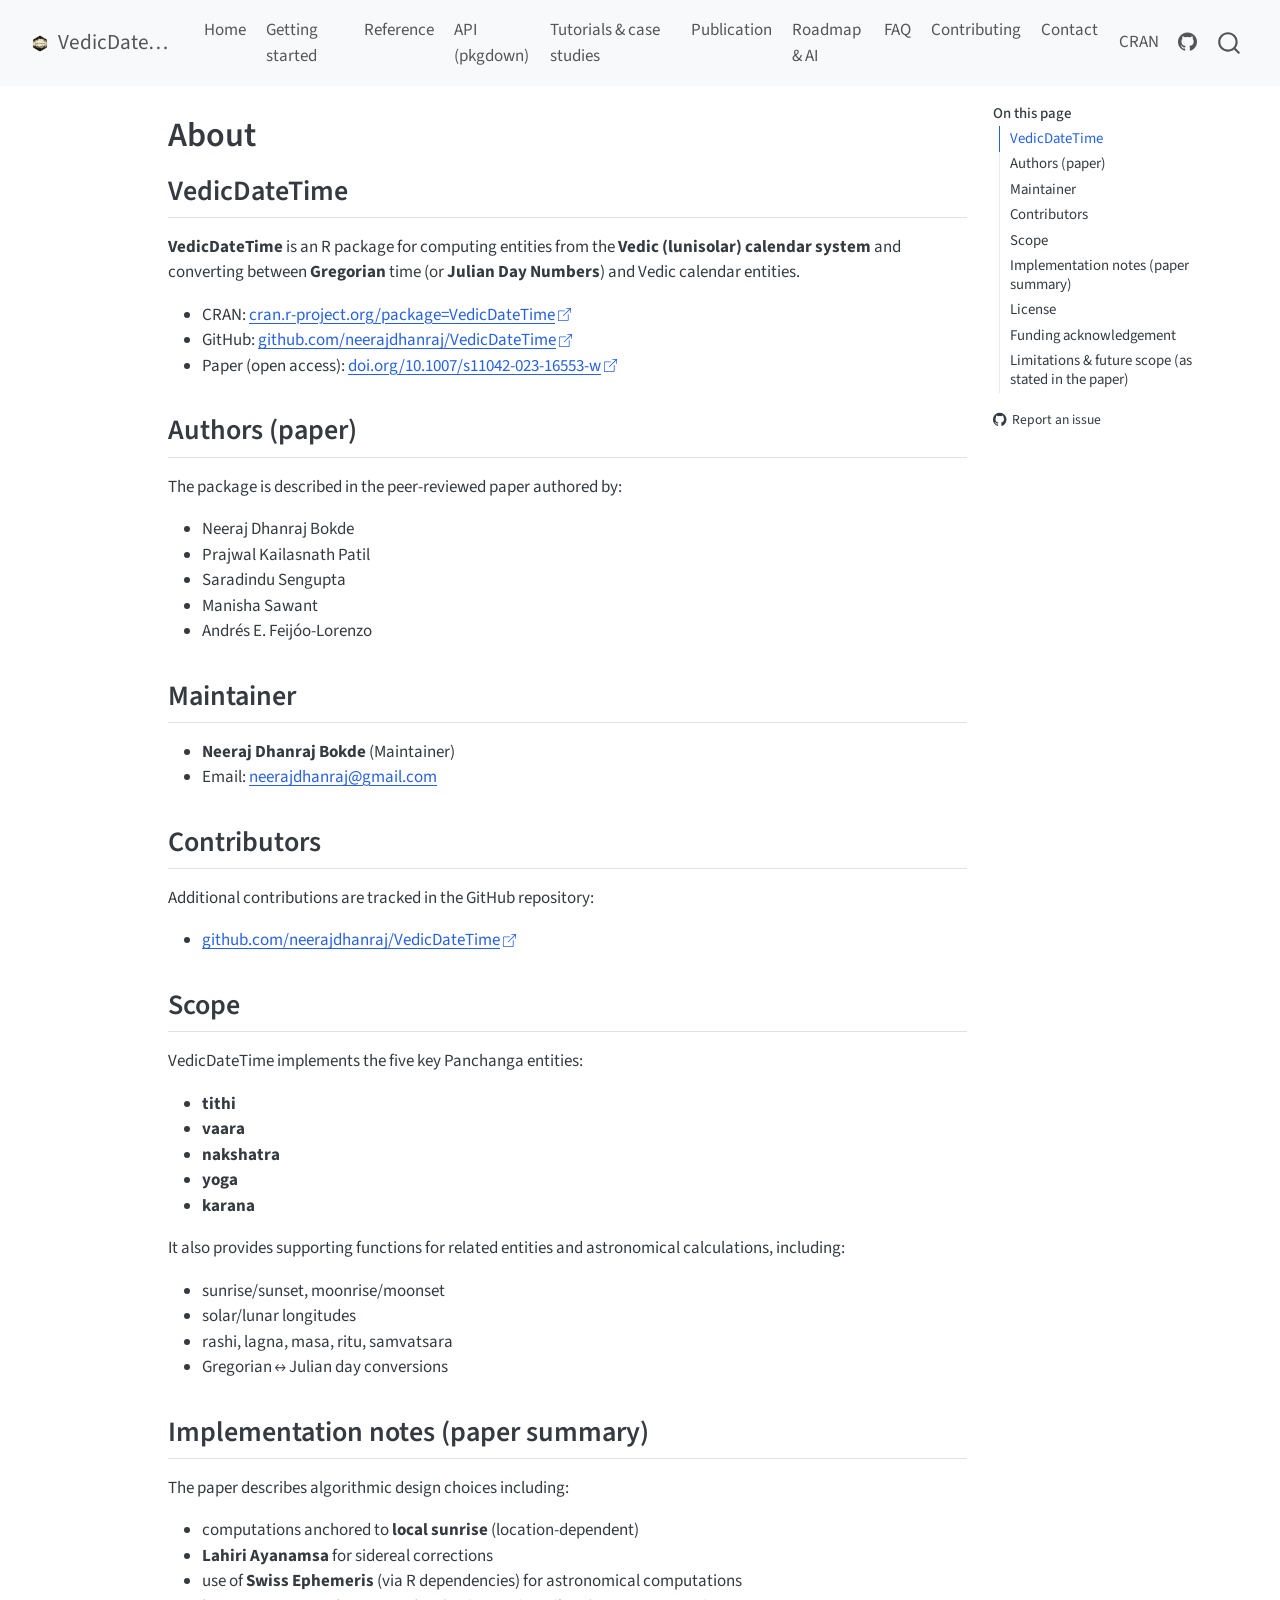
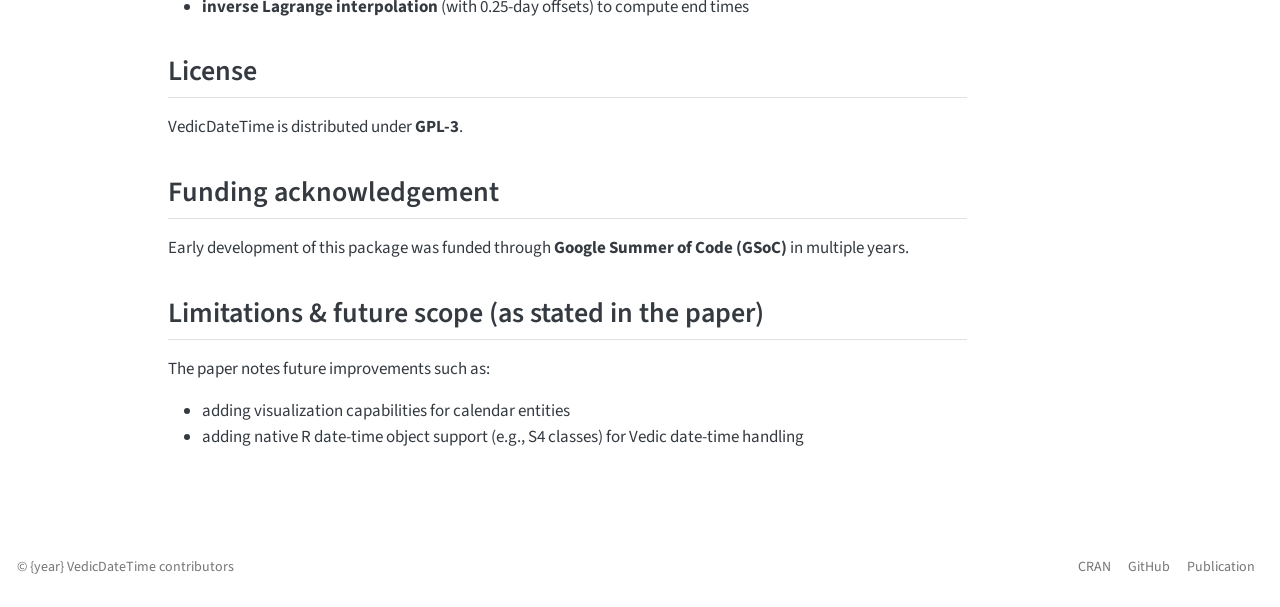
<file: docs/about.html>
<!DOCTYPE html>
<html xmlns="http://www.w3.org/1999/xhtml" lang="en" xml:lang="en"><head>

<meta charset="utf-8">
<meta name="generator" content="quarto-1.9.37">

<meta name="viewport" content="width=device-width, initial-scale=1.0, user-scalable=yes">


<title>About – VedicDateTime</title>
<style>
/* Default styles provided by pandoc.
** See https://pandoc.org/MANUAL.html#variables-for-html for config info.
*/
code{white-space: pre-wrap;}
span.smallcaps{font-variant: small-caps;}
div.columns{display: flex; gap: min(4vw, 1.5em);}
div.column{flex: auto; overflow-x: auto;}
div.hanging-indent{margin-left: 1.5em; text-indent: -1.5em;}
ul.task-list{list-style: none;}
ul.task-list li input[type="checkbox"] {
  width: 0.8em;
  margin: 0 0.8em 0.2em -1em; /* quarto-specific, see https://github.com/quarto-dev/quarto-cli/issues/4556 */ 
  vertical-align: middle;
}
</style>


<script src="site_libs/quarto-nav/quarto-nav.js"></script>
<script src="site_libs/quarto-nav/headroom.min.js"></script>
<script src="site_libs/clipboard/clipboard.min.js"></script>
<script src="site_libs/quarto-search/autocomplete.umd.js"></script>
<script src="site_libs/quarto-search/fuse.min.js"></script>
<script src="site_libs/quarto-search/quarto-search.js"></script>
<meta name="quarto:offset" content="./">
<link href="./assets/VedicDateTimeLOGO2.png" rel="icon" type="image/png">
<script src="site_libs/quarto-html/quarto.js" type="module"></script>
<script src="site_libs/quarto-html/tabsets/tabsets.js" type="module"></script>
<script src="site_libs/quarto-html/popper.min.js"></script>
<script src="site_libs/quarto-html/tippy.umd.min.js"></script>
<script src="site_libs/quarto-html/anchor.min.js"></script>
<link href="site_libs/quarto-html/tippy.css" rel="stylesheet">
<link href="site_libs/quarto-html/quarto-syntax-highlighting-7f8f88aac4f3542376d5c11b86a4c14d.css" rel="stylesheet" id="quarto-text-highlighting-styles">
<script src="site_libs/bootstrap/bootstrap.min.js"></script>
<link href="site_libs/bootstrap/bootstrap-icons.css" rel="stylesheet">
<link href="site_libs/bootstrap/bootstrap-2c169b83e1fc2996b25bcc8774810429.min.css" rel="stylesheet" append-hash="true" id="quarto-bootstrap" data-mode="light">
<script id="quarto-search-options" type="application/json">{
  "location": "navbar",
  "copy-button": false,
  "collapse-after": 3,
  "panel-placement": "end",
  "type": "overlay",
  "limit": 50,
  "keyboard-shortcut": [
    "f",
    "/",
    "s"
  ],
  "show-item-context": false,
  "language": {
    "search-no-results-text": "No results",
    "search-matching-documents-text": "matching documents",
    "search-copy-link-title": "Copy link to search",
    "search-hide-matches-text": "Hide additional matches",
    "search-more-match-text": "more match in this document",
    "search-more-matches-text": "more matches in this document",
    "search-clear-button-title": "Clear",
    "search-text-placeholder": "",
    "search-detached-cancel-button-title": "Cancel",
    "search-submit-button-title": "Submit",
    "search-label": "Search"
  }
}</script>


<link rel="stylesheet" href="styles.css">
</head>

<body class="nav-fixed quarto-light">

<div id="quarto-search-results"></div>
  <header id="quarto-header" class="headroom fixed-top">
    <nav class="navbar navbar-expand-lg " data-bs-theme="dark">
      <div class="navbar-container container-fluid">
      <div class="navbar-brand-container mx-auto">
    <a href="./index.html" class="navbar-brand navbar-brand-logo">
    <img src="./assets/VedicDateTimeLOGO2.png" alt="" class="navbar-logo light-content">
    <img src="./assets/VedicDateTimeLOGO2.png" alt="" class="navbar-logo dark-content">
    </a>
    <a class="navbar-brand" href="./index.html">
    <span class="navbar-title">VedicDateTime</span>
    </a>
  </div>
            <div id="quarto-search" class="" title="Search"></div>
          <button class="navbar-toggler" type="button" data-bs-toggle="collapse" data-bs-target="#navbarCollapse" aria-controls="navbarCollapse" role="menu" aria-expanded="false" aria-label="Toggle navigation" onclick="if (window.quartoToggleHeadroom) { window.quartoToggleHeadroom(); }">
  <span class="navbar-toggler-icon"></span>
</button>
          <div class="collapse navbar-collapse" id="navbarCollapse">
            <ul class="navbar-nav navbar-nav-scroll me-auto">
  <li class="nav-item">
    <a class="nav-link" href="./index.html"> 
<span class="menu-text">Home</span></a>
  </li>  
  <li class="nav-item">
    <a class="nav-link" href="./getting-started.html"> 
<span class="menu-text">Getting started</span></a>
  </li>  
  <li class="nav-item">
    <a class="nav-link" href="./reference.html"> 
<span class="menu-text">Reference</span></a>
  </li>  
  <li class="nav-item">
    <a class="nav-link" href="./pkgdown/"> 
<span class="menu-text">API (pkgdown)</span></a>
  </li>  
  <li class="nav-item">
    <a class="nav-link" href="./articles.html"> 
<span class="menu-text">Tutorials &amp; case studies</span></a>
  </li>  
  <li class="nav-item">
    <a class="nav-link" href="./publications.html"> 
<span class="menu-text">Publication</span></a>
  </li>  
  <li class="nav-item">
    <a class="nav-link" href="./roadmap.html"> 
<span class="menu-text">Roadmap &amp; AI</span></a>
  </li>  
  <li class="nav-item">
    <a class="nav-link" href="./faq.html"> 
<span class="menu-text">FAQ</span></a>
  </li>  
  <li class="nav-item">
    <a class="nav-link" href="./contributing.html"> 
<span class="menu-text">Contributing</span></a>
  </li>  
  <li class="nav-item">
    <a class="nav-link" href="./contact.html"> 
<span class="menu-text">Contact</span></a>
  </li>  
</ul>
            <ul class="navbar-nav navbar-nav-scroll ms-auto">
  <li class="nav-item">
    <a class="nav-link" href="https://cran.r-project.org/package=VedicDateTime"> 
<span class="menu-text">CRAN</span></a>
  </li>  
  <li class="nav-item compact">
    <a class="nav-link" href="https://github.com/neerajdhanraj/VedicDateTime"> <i class="bi bi-github" role="img">
</i> 
<span class="menu-text"></span></a>
  </li>  
</ul>
          </div> <!-- /navcollapse -->
            <div class="quarto-navbar-tools">
</div>
      </div> <!-- /container-fluid -->
    </nav>
</header>
<!-- content -->
<div id="quarto-content" class="quarto-container page-columns page-rows-contents page-layout-article page-navbar">
<!-- sidebar -->
<!-- margin-sidebar -->
    <div id="quarto-margin-sidebar" class="sidebar margin-sidebar">
        <nav id="TOC" role="doc-toc" class="toc-active">
    <h2 id="toc-title">On this page</h2>
   
  <ul>
  <li><a href="#vedicdatetime" id="toc-vedicdatetime" class="nav-link active" data-scroll-target="#vedicdatetime">VedicDateTime</a></li>
  <li><a href="#authors-paper" id="toc-authors-paper" class="nav-link" data-scroll-target="#authors-paper">Authors (paper)</a></li>
  <li><a href="#maintainer" id="toc-maintainer" class="nav-link" data-scroll-target="#maintainer">Maintainer</a></li>
  <li><a href="#contributors" id="toc-contributors" class="nav-link" data-scroll-target="#contributors">Contributors</a></li>
  <li><a href="#scope" id="toc-scope" class="nav-link" data-scroll-target="#scope">Scope</a></li>
  <li><a href="#implementation-notes-paper-summary" id="toc-implementation-notes-paper-summary" class="nav-link" data-scroll-target="#implementation-notes-paper-summary">Implementation notes (paper summary)</a></li>
  <li><a href="#license" id="toc-license" class="nav-link" data-scroll-target="#license">License</a></li>
  <li><a href="#funding-acknowledgement" id="toc-funding-acknowledgement" class="nav-link" data-scroll-target="#funding-acknowledgement">Funding acknowledgement</a></li>
  <li><a href="#limitations-future-scope-as-stated-in-the-paper" id="toc-limitations-future-scope-as-stated-in-the-paper" class="nav-link" data-scroll-target="#limitations-future-scope-as-stated-in-the-paper">Limitations &amp; future scope (as stated in the paper)</a></li>
  </ul>
<div class="toc-actions"><ul><li><a href="https://github.com/neerajdhanraj/VedicDateTime/issues/new" class="toc-action"><i class="bi bi-github"></i>Report an issue</a></li></ul></div></nav>
    </div>
<!-- main -->
<main class="content" id="quarto-document-content">

<header id="title-block-header" class="quarto-title-block default">
<div class="quarto-title">
<h1 class="title">About</h1>
</div>



<div class="quarto-title-meta">

    
  
    
  </div>
  


</header>


<section id="vedicdatetime" class="level2">
<h2 class="anchored" data-anchor-id="vedicdatetime">VedicDateTime</h2>
<p><strong>VedicDateTime</strong> is an R package for computing entities from the <strong>Vedic (lunisolar) calendar system</strong> and converting between <strong>Gregorian</strong> time (or <strong>Julian Day Numbers</strong>) and Vedic calendar entities.</p>
<ul>
<li>CRAN: <a href="https://cran.r-project.org/package=VedicDateTime">cran.r-project.org/package=VedicDateTime</a></li>
<li>GitHub: <a href="https://github.com/neerajdhanraj/VedicDateTime">github.com/neerajdhanraj/VedicDateTime</a></li>
<li>Paper (open access): <a href="https://doi.org/10.1007/s11042-023-16553-w">doi.org/10.1007/s11042-023-16553-w</a></li>
</ul>
</section>
<section id="authors-paper" class="level2">
<h2 class="anchored" data-anchor-id="authors-paper">Authors (paper)</h2>
<p>The package is described in the peer‑reviewed paper authored by:</p>
<ul>
<li>Neeraj Dhanraj Bokde</li>
<li>Prajwal Kailasnath Patil</li>
<li>Saradindu Sengupta</li>
<li>Manisha Sawant</li>
<li>Andrés E. Feijóo‑Lorenzo</li>
</ul>
</section>
<section id="maintainer" class="level2">
<h2 class="anchored" data-anchor-id="maintainer">Maintainer</h2>
<ul>
<li><strong>Neeraj Dhanraj Bokde</strong> (Maintainer)</li>
<li>Email: <a href="mailto:neerajdhanraj@gmail.com">neerajdhanraj@gmail.com</a></li>
</ul>
</section>
<section id="contributors" class="level2">
<h2 class="anchored" data-anchor-id="contributors">Contributors</h2>
<p>Additional contributions are tracked in the GitHub repository:</p>
<ul>
<li><a href="https://github.com/neerajdhanraj/VedicDateTime">github.com/neerajdhanraj/VedicDateTime</a></li>
</ul>
</section>
<section id="scope" class="level2">
<h2 class="anchored" data-anchor-id="scope">Scope</h2>
<p>VedicDateTime implements the five key Panchanga entities:</p>
<ul>
<li><strong>tithi</strong></li>
<li><strong>vaara</strong></li>
<li><strong>nakshatra</strong></li>
<li><strong>yoga</strong></li>
<li><strong>karana</strong></li>
</ul>
<p>It also provides supporting functions for related entities and astronomical calculations, including:</p>
<ul>
<li>sunrise/sunset, moonrise/moonset</li>
<li>solar/lunar longitudes</li>
<li>rashi, lagna, masa, ritu, samvatsara</li>
<li>Gregorian ↔︎ Julian day conversions</li>
</ul>
</section>
<section id="implementation-notes-paper-summary" class="level2">
<h2 class="anchored" data-anchor-id="implementation-notes-paper-summary">Implementation notes (paper summary)</h2>
<p>The paper describes algorithmic design choices including:</p>
<ul>
<li>computations anchored to <strong>local sunrise</strong> (location-dependent)</li>
<li><strong>Lahiri Ayanamsa</strong> for sidereal corrections</li>
<li>use of <strong>Swiss Ephemeris</strong> (via R dependencies) for astronomical computations</li>
<li><strong>inverse Lagrange interpolation</strong> (with 0.25-day offsets) to compute end times</li>
</ul>
</section>
<section id="license" class="level2">
<h2 class="anchored" data-anchor-id="license">License</h2>
<p>VedicDateTime is distributed under <strong>GPL-3</strong>.</p>
</section>
<section id="funding-acknowledgement" class="level2">
<h2 class="anchored" data-anchor-id="funding-acknowledgement">Funding acknowledgement</h2>
<p>Early development of this package was funded through <strong>Google Summer of Code (GSoC)</strong> in multiple years.</p>
</section>
<section id="limitations-future-scope-as-stated-in-the-paper" class="level2">
<h2 class="anchored" data-anchor-id="limitations-future-scope-as-stated-in-the-paper">Limitations &amp; future scope (as stated in the paper)</h2>
<p>The paper notes future improvements such as:</p>
<ul>
<li>adding visualization capabilities for calendar entities</li>
<li>adding native R date-time object support (e.g., S4 classes) for Vedic date-time handling</li>
</ul>


</section>

</main> <!-- /main -->
<script id="quarto-html-after-body" type="application/javascript">
  window.document.addEventListener("DOMContentLoaded", function (event) {
    const icon = "";
    const anchorJS = new window.AnchorJS();
    anchorJS.options = {
      placement: 'right',
      icon: icon
    };
    anchorJS.add('.anchored');
    const isCodeAnnotation = (el) => {
      for (const clz of el.classList) {
        if (clz.startsWith('code-annotation-')) {                     
          return true;
        }
      }
      return false;
    }
    const onCopySuccess = function(e) {
      // button target
      const button = e.trigger;
      // don't keep focus
      button.blur();
      // flash "checked"
      button.classList.add('code-copy-button-checked');
      var currentTitle = button.getAttribute("title");
      button.setAttribute("title", "Copied!");
      let tooltip;
      if (window.bootstrap) {
        button.setAttribute("data-bs-toggle", "tooltip");
        button.setAttribute("data-bs-placement", "left");
        button.setAttribute("data-bs-title", "Copied!");
        tooltip = new bootstrap.Tooltip(button, 
          { trigger: "manual", 
            customClass: "code-copy-button-tooltip",
            offset: [0, -8]});
        tooltip.show();    
      }
      setTimeout(function() {
        if (tooltip) {
          tooltip.hide();
          button.removeAttribute("data-bs-title");
          button.removeAttribute("data-bs-toggle");
          button.removeAttribute("data-bs-placement");
        }
        button.setAttribute("title", currentTitle);
        button.classList.remove('code-copy-button-checked');
      }, 1000);
      // clear code selection
      e.clearSelection();
    }
    const getTextToCopy = function(trigger) {
      const outerScaffold = trigger.parentElement.cloneNode(true);
      const codeEl = outerScaffold.querySelector('code');
      for (const childEl of codeEl.children) {
        if (isCodeAnnotation(childEl)) {
          childEl.remove();
        }
      }
      return codeEl.innerText;
    }
    const clipboard = new window.ClipboardJS('.code-copy-button:not([data-in-quarto-modal])', {
      text: getTextToCopy
    });
    clipboard.on('success', onCopySuccess);
    if (window.document.getElementById('quarto-embedded-source-code-modal')) {
      const clipboardModal = new window.ClipboardJS('.code-copy-button[data-in-quarto-modal]', {
        text: getTextToCopy,
        container: window.document.getElementById('quarto-embedded-source-code-modal')
      });
      clipboardModal.on('success', onCopySuccess);
    }
      var localhostRegex = new RegExp(/^(?:http|https):\/\/localhost\:?[0-9]*\//);
      var mailtoRegex = new RegExp(/^mailto:/);
        var filterRegex = new RegExp("https:\/\/neerajdhanraj\.github\.io\/VedicDateTime\/");
      var isInternal = (href) => {
          return filterRegex.test(href) || localhostRegex.test(href) || mailtoRegex.test(href);
      }
      // Inspect non-navigation links and adorn them if external
     var links = window.document.querySelectorAll('a[href]:not(.nav-link):not(.navbar-brand):not(.toc-action):not(.sidebar-link):not(.sidebar-item-toggle):not(.pagination-link):not(.no-external):not([aria-hidden]):not(.dropdown-item):not(.quarto-navigation-tool):not(.about-link)');
      for (var i=0; i<links.length; i++) {
        const link = links[i];
        if (!isInternal(link.href)) {
          // undo the damage that might have been done by quarto-nav.js in the case of
          // links that we want to consider external
          if (link.dataset.originalHref !== undefined) {
            link.href = link.dataset.originalHref;
          }
            // target, if specified
            link.setAttribute("target", "_blank");
            if (link.getAttribute("rel") === null) {
              link.setAttribute("rel", "noopener");
            }
            // default icon
            link.classList.add("external");
        }
      }
    function tippyHover(el, contentFn, onTriggerFn, onUntriggerFn) {
      const config = {
        allowHTML: true,
        maxWidth: 500,
        delay: 100,
        arrow: false,
        appendTo: function(el) {
            return el.parentElement;
        },
        interactive: true,
        interactiveBorder: 10,
        theme: 'quarto',
        placement: 'bottom-start',
      };
      if (contentFn) {
        config.content = contentFn;
      }
      if (onTriggerFn) {
        config.onTrigger = onTriggerFn;
      }
      if (onUntriggerFn) {
        config.onUntrigger = onUntriggerFn;
      }
      window.tippy(el, config); 
    }
    const noterefs = window.document.querySelectorAll('a[role="doc-noteref"]');
    for (var i=0; i<noterefs.length; i++) {
      const ref = noterefs[i];
      tippyHover(ref, function() {
        // use id or data attribute instead here
        let href = ref.getAttribute('data-footnote-href') || ref.getAttribute('href');
        try { href = new URL(href).hash; } catch {}
        const id = href.replace(/^#\/?/, "");
        const note = window.document.getElementById(id);
        if (note) {
          return note.innerHTML;
        } else {
          return "";
        }
      });
    }
    const xrefs = window.document.querySelectorAll('a.quarto-xref');
    const processXRef = (id, note) => {
      // Strip column container classes
      const stripColumnClz = (el) => {
        el.classList.remove("page-full", "page-columns");
        if (el.children) {
          for (const child of el.children) {
            stripColumnClz(child);
          }
        }
      }
      stripColumnClz(note)
      if (id === null || id.startsWith('sec-')) {
        // Special case sections, only their first couple elements
        const container = document.createElement("div");
        if (note.children && note.children.length > 2) {
          container.appendChild(note.children[0].cloneNode(true));
          for (let i = 1; i < note.children.length; i++) {
            const child = note.children[i];
            if (child.tagName === "P" && child.innerText === "") {
              continue;
            } else {
              container.appendChild(child.cloneNode(true));
              break;
            }
          }
          if (window.Quarto?.typesetMath) {
            window.Quarto.typesetMath(container);
          }
          return container.innerHTML
        } else {
          if (window.Quarto?.typesetMath) {
            window.Quarto.typesetMath(note);
          }
          return note.innerHTML;
        }
      } else {
        // Remove any anchor links if they are present
        const anchorLink = note.querySelector('a.anchorjs-link');
        if (anchorLink) {
          anchorLink.remove();
        }
        if (window.Quarto?.typesetMath) {
          window.Quarto.typesetMath(note);
        }
        if (note.classList.contains("callout")) {
          return note.outerHTML;
        } else {
          return note.innerHTML;
        }
      }
    }
    for (var i=0; i<xrefs.length; i++) {
      const xref = xrefs[i];
      tippyHover(xref, undefined, function(instance) {
        instance.disable();
        let url = xref.getAttribute('href');
        let hash = undefined; 
        if (url.startsWith('#')) {
          hash = url;
        } else {
          try { hash = new URL(url).hash; } catch {}
        }
        if (hash) {
          const id = hash.replace(/^#\/?/, "");
          const note = window.document.getElementById(id);
          if (note !== null) {
            try {
              const html = processXRef(id, note.cloneNode(true));
              instance.setContent(html);
            } finally {
              instance.enable();
              instance.show();
            }
          } else {
            // See if we can fetch this
            fetch(url.split('#')[0])
            .then(res => res.text())
            .then(html => {
              const parser = new DOMParser();
              const htmlDoc = parser.parseFromString(html, "text/html");
              const note = htmlDoc.getElementById(id);
              if (note !== null) {
                const html = processXRef(id, note);
                instance.setContent(html);
              } 
            }).finally(() => {
              instance.enable();
              instance.show();
            });
          }
        } else {
          // See if we can fetch a full url (with no hash to target)
          // This is a special case and we should probably do some content thinning / targeting
          fetch(url)
          .then(res => res.text())
          .then(html => {
            const parser = new DOMParser();
            const htmlDoc = parser.parseFromString(html, "text/html");
            const note = htmlDoc.querySelector('main.content');
            if (note !== null) {
              // This should only happen for chapter cross references
              // (since there is no id in the URL)
              // remove the first header
              if (note.children.length > 0 && note.children[0].tagName === "HEADER") {
                note.children[0].remove();
              }
              const html = processXRef(null, note);
              instance.setContent(html);
            } 
          }).finally(() => {
            instance.enable();
            instance.show();
          });
        }
      }, function(instance) {
      });
    }
        let selectedAnnoteEl;
        const selectorForAnnotation = ( cell, annotation) => {
          let cellAttr = 'data-code-cell="' + cell + '"';
          let lineAttr = 'data-code-annotation="' +  annotation + '"';
          const selector = 'span[' + cellAttr + '][' + lineAttr + ']';
          return selector;
        }
        const selectCodeLines = (annoteEl) => {
          const doc = window.document;
          const targetCell = annoteEl.getAttribute("data-target-cell");
          const targetAnnotation = annoteEl.getAttribute("data-target-annotation");
          const annoteSpan = window.document.querySelector(selectorForAnnotation(targetCell, targetAnnotation));
          const lines = annoteSpan.getAttribute("data-code-lines").split(",");
          const lineIds = lines.map((line) => {
            return targetCell + "-" + line;
          })
          let top = null;
          let height = null;
          let parent = null;
          if (lineIds.length > 0) {
              //compute the position of the single el (top and bottom and make a div)
              const el = window.document.getElementById(lineIds[0]);
              top = el.offsetTop;
              height = el.offsetHeight;
              parent = el.parentElement.parentElement;
            if (lineIds.length > 1) {
              const lastEl = window.document.getElementById(lineIds[lineIds.length - 1]);
              const bottom = lastEl.offsetTop + lastEl.offsetHeight;
              height = bottom - top;
            }
            if (top !== null && height !== null && parent !== null) {
              // cook up a div (if necessary) and position it 
              let div = window.document.getElementById("code-annotation-line-highlight");
              if (div === null) {
                div = window.document.createElement("div");
                div.setAttribute("id", "code-annotation-line-highlight");
                div.style.position = 'absolute';
                parent.appendChild(div);
              }
              div.style.top = top - 2 + "px";
              div.style.height = height + 4 + "px";
              div.style.left = 0;
              let gutterDiv = window.document.getElementById("code-annotation-line-highlight-gutter");
              if (gutterDiv === null) {
                gutterDiv = window.document.createElement("div");
                gutterDiv.setAttribute("id", "code-annotation-line-highlight-gutter");
                gutterDiv.style.position = 'absolute';
                const codeCell = window.document.getElementById(targetCell);
                const gutter = codeCell.querySelector('.code-annotation-gutter');
                gutter.appendChild(gutterDiv);
              }
              gutterDiv.style.top = top - 2 + "px";
              gutterDiv.style.height = height + 4 + "px";
            }
            selectedAnnoteEl = annoteEl;
          }
        };
        const unselectCodeLines = () => {
          const elementsIds = ["code-annotation-line-highlight", "code-annotation-line-highlight-gutter"];
          elementsIds.forEach((elId) => {
            const div = window.document.getElementById(elId);
            if (div) {
              div.remove();
            }
          });
          selectedAnnoteEl = undefined;
        };
          // Handle positioning of the toggle
      window.addEventListener(
        "resize",
        throttle(() => {
          elRect = undefined;
          if (selectedAnnoteEl) {
            selectCodeLines(selectedAnnoteEl);
          }
        }, 10)
      );
      function throttle(fn, ms) {
      let throttle = false;
      let timer;
        return (...args) => {
          if(!throttle) { // first call gets through
              fn.apply(this, args);
              throttle = true;
          } else { // all the others get throttled
              if(timer) clearTimeout(timer); // cancel #2
              timer = setTimeout(() => {
                fn.apply(this, args);
                timer = throttle = false;
              }, ms);
          }
        };
      }
        // Attach click handler to the DT
        const annoteDls = window.document.querySelectorAll('dt[data-target-cell]');
        for (const annoteDlNode of annoteDls) {
          annoteDlNode.addEventListener('click', (event) => {
            const clickedEl = event.target;
            if (clickedEl !== selectedAnnoteEl) {
              unselectCodeLines();
              const activeEl = window.document.querySelector('dt[data-target-cell].code-annotation-active');
              if (activeEl) {
                activeEl.classList.remove('code-annotation-active');
              }
              selectCodeLines(clickedEl);
              clickedEl.classList.add('code-annotation-active');
            } else {
              // Unselect the line
              unselectCodeLines();
              clickedEl.classList.remove('code-annotation-active');
            }
          });
        }
    const findCites = (el) => {
      const parentEl = el.parentElement;
      if (parentEl) {
        const cites = parentEl.dataset.cites;
        if (cites) {
          return {
            el,
            cites: cites.split(' ')
          };
        } else {
          return findCites(el.parentElement)
        }
      } else {
        return undefined;
      }
    };
    var bibliorefs = window.document.querySelectorAll('a[role="doc-biblioref"]');
    for (var i=0; i<bibliorefs.length; i++) {
      const ref = bibliorefs[i];
      const citeInfo = findCites(ref);
      if (citeInfo) {
        tippyHover(citeInfo.el, function() {
          var popup = window.document.createElement('div');
          citeInfo.cites.forEach(function(cite) {
            var citeDiv = window.document.createElement('div');
            citeDiv.classList.add('hanging-indent');
            citeDiv.classList.add('csl-entry');
            var biblioDiv = window.document.getElementById('ref-' + cite);
            if (biblioDiv) {
              citeDiv.innerHTML = biblioDiv.innerHTML;
            }
            popup.appendChild(citeDiv);
          });
          return popup.innerHTML;
        });
      }
    }
  });
  </script>
</div> <!-- /content -->
<footer class="footer">
  <div class="nav-footer">
    <div class="nav-footer-left">
<p>© {year} VedicDateTime contributors</p>
</div>   
    <div class="nav-footer-center">
      &nbsp;
    <div class="toc-actions d-sm-block d-md-none"><ul><li><a href="https://github.com/neerajdhanraj/VedicDateTime/issues/new" class="toc-action"><i class="bi bi-github"></i>Report an issue</a></li></ul></div></div>
    <div class="nav-footer-right">
      <ul class="footer-items list-unstyled">
    <li class="nav-item">
    <a class="nav-link" href="https://cran.r-project.org/package=VedicDateTime">
<p>CRAN</p>
</a>
  </li>  
    <li class="nav-item">
    <a class="nav-link" href="https://github.com/neerajdhanraj/VedicDateTime">
<p>GitHub</p>
</a>
  </li>  
    <li class="nav-item">
    <a class="nav-link" href="./publications.html">
<p>Publication</p>
</a>
  </li>  
</ul>
    </div>
  </div>
</footer>




</body></html>
</file>
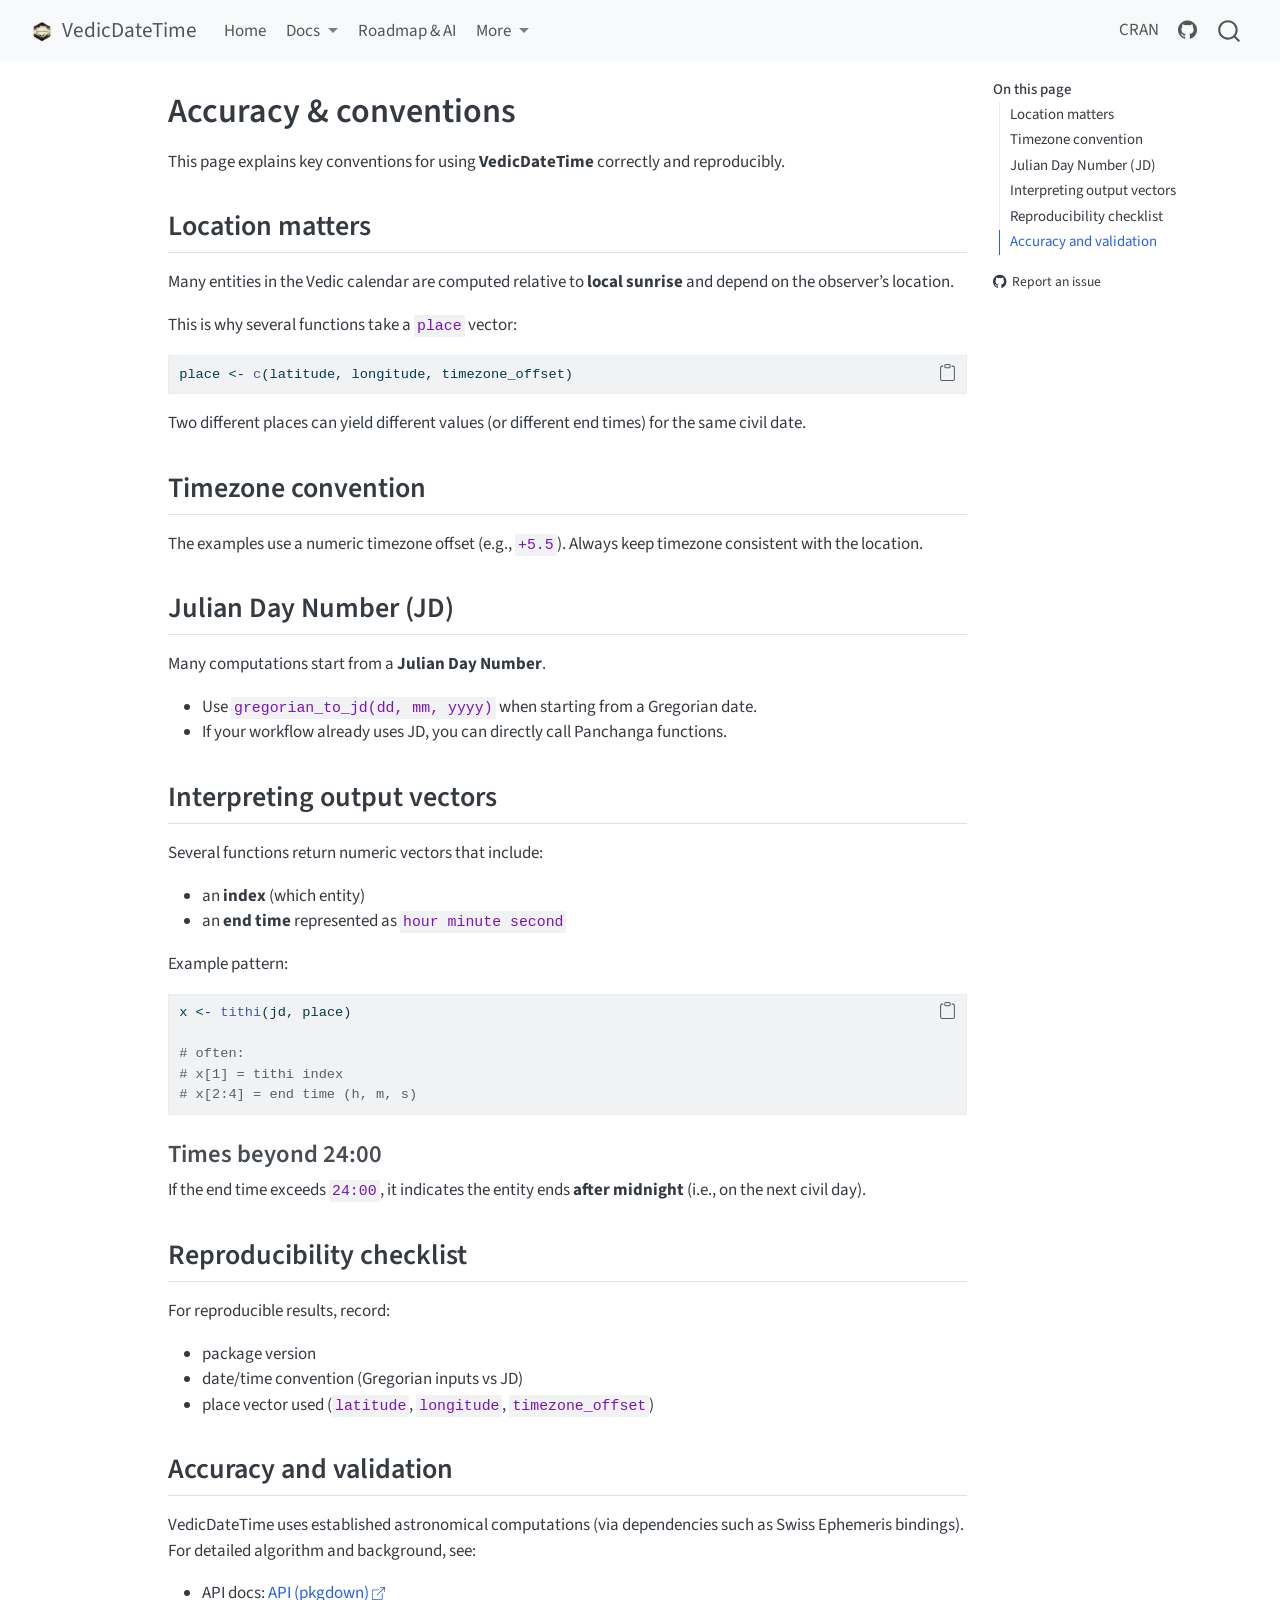
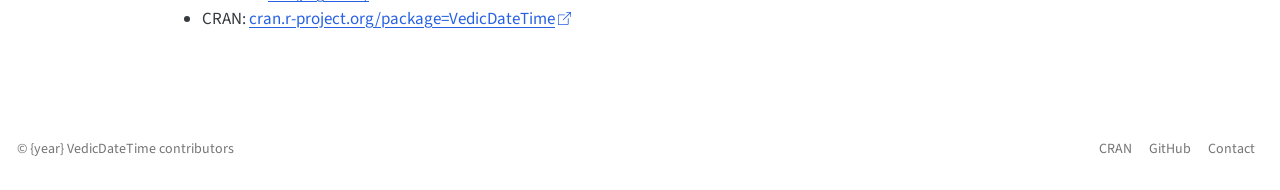
<file: docs/accuracy.html>
<!DOCTYPE html>
<html xmlns="http://www.w3.org/1999/xhtml" lang="en" xml:lang="en"><head>

<meta charset="utf-8">
<meta name="generator" content="quarto-1.9.37">

<meta name="viewport" content="width=device-width, initial-scale=1.0, user-scalable=yes">


<title>Accuracy &amp; conventions – VedicDateTime</title>
<style>
/* Default styles provided by pandoc.
** See https://pandoc.org/MANUAL.html#variables-for-html for config info.
*/
code{white-space: pre-wrap;}
span.smallcaps{font-variant: small-caps;}
div.columns{display: flex; gap: min(4vw, 1.5em);}
div.column{flex: auto; overflow-x: auto;}
div.hanging-indent{margin-left: 1.5em; text-indent: -1.5em;}
ul.task-list{list-style: none;}
ul.task-list li input[type="checkbox"] {
  width: 0.8em;
  margin: 0 0.8em 0.2em -1em; /* quarto-specific, see https://github.com/quarto-dev/quarto-cli/issues/4556 */ 
  vertical-align: middle;
}
/* CSS for syntax highlighting */
html { -webkit-text-size-adjust: 100%; }
pre > code.sourceCode { white-space: pre; position: relative; }
pre > code.sourceCode > span { display: inline-block; line-height: 1.25; }
pre > code.sourceCode > span:empty { height: 1.2em; }
.sourceCode { overflow: visible; }
code.sourceCode > span { color: inherit; text-decoration: inherit; }
div.sourceCode { margin: 1em 0; }
pre.sourceCode { margin: 0; }
@media screen {
div.sourceCode { overflow: auto; }
}
@media print {
pre > code.sourceCode { white-space: pre-wrap; }
pre > code.sourceCode > span { text-indent: -5em; padding-left: 5em; }
}
pre.numberSource code
  { counter-reset: source-line 0; }
pre.numberSource code > span
  { position: relative; left: -4em; counter-increment: source-line; }
pre.numberSource code > span > a:first-child::before
  { content: counter(source-line);
    position: relative; left: -1em; text-align: right; vertical-align: baseline;
    border: none; display: inline-block;
    -webkit-touch-callout: none; -webkit-user-select: none;
    -khtml-user-select: none; -moz-user-select: none;
    -ms-user-select: none; user-select: none;
    padding: 0 4px; width: 4em;
  }
pre.numberSource { margin-left: 3em;  padding-left: 4px; }
div.sourceCode
  {   }
@media screen {
pre > code.sourceCode > span > a:first-child::before { text-decoration: underline; }
}
</style>


<script src="site_libs/quarto-nav/quarto-nav.js"></script>
<script src="site_libs/quarto-nav/headroom.min.js"></script>
<script src="site_libs/clipboard/clipboard.min.js"></script>
<script src="site_libs/quarto-search/autocomplete.umd.js"></script>
<script src="site_libs/quarto-search/fuse.min.js"></script>
<script src="site_libs/quarto-search/quarto-search.js"></script>
<meta name="quarto:offset" content="./">
<link href="./assets/VedicDateTimeLOGO2.png" rel="icon" type="image/png">
<script src="site_libs/quarto-html/quarto.js" type="module"></script>
<script src="site_libs/quarto-html/tabsets/tabsets.js" type="module"></script>
<script src="site_libs/quarto-html/popper.min.js"></script>
<script src="site_libs/quarto-html/tippy.umd.min.js"></script>
<script src="site_libs/quarto-html/anchor.min.js"></script>
<link href="site_libs/quarto-html/tippy.css" rel="stylesheet">
<link href="site_libs/quarto-html/quarto-syntax-highlighting-7f8f88aac4f3542376d5c11b86a4c14d.css" rel="stylesheet" id="quarto-text-highlighting-styles">
<script src="site_libs/bootstrap/bootstrap.min.js"></script>
<link href="site_libs/bootstrap/bootstrap-icons.css" rel="stylesheet">
<link href="site_libs/bootstrap/bootstrap-2c169b83e1fc2996b25bcc8774810429.min.css" rel="stylesheet" append-hash="true" id="quarto-bootstrap" data-mode="light">
<script id="quarto-search-options" type="application/json">{
  "location": "navbar",
  "copy-button": false,
  "collapse-after": 3,
  "panel-placement": "end",
  "type": "overlay",
  "limit": 50,
  "keyboard-shortcut": [
    "f",
    "/",
    "s"
  ],
  "show-item-context": false,
  "language": {
    "search-no-results-text": "No results",
    "search-matching-documents-text": "matching documents",
    "search-copy-link-title": "Copy link to search",
    "search-hide-matches-text": "Hide additional matches",
    "search-more-match-text": "more match in this document",
    "search-more-matches-text": "more matches in this document",
    "search-clear-button-title": "Clear",
    "search-text-placeholder": "",
    "search-detached-cancel-button-title": "Cancel",
    "search-submit-button-title": "Submit",
    "search-label": "Search"
  }
}</script>


<link rel="stylesheet" href="styles.css">
</head>

<body class="nav-fixed quarto-light">

<div id="quarto-search-results"></div>
  <header id="quarto-header" class="headroom fixed-top">
    <nav class="navbar navbar-expand-lg " data-bs-theme="dark">
      <div class="navbar-container container-fluid">
      <div class="navbar-brand-container mx-auto">
    <a href="./index.html" class="navbar-brand navbar-brand-logo">
    <img src="./assets/VedicDateTimeLOGO2.png" alt="" class="navbar-logo light-content">
    <img src="./assets/VedicDateTimeLOGO2.png" alt="" class="navbar-logo dark-content">
    </a>
    <a class="navbar-brand" href="./index.html">
    <span class="navbar-title">VedicDateTime</span>
    </a>
  </div>
            <div id="quarto-search" class="" title="Search"></div>
          <button class="navbar-toggler" type="button" data-bs-toggle="collapse" data-bs-target="#navbarCollapse" aria-controls="navbarCollapse" role="menu" aria-expanded="false" aria-label="Toggle navigation" onclick="if (window.quartoToggleHeadroom) { window.quartoToggleHeadroom(); }">
  <span class="navbar-toggler-icon"></span>
</button>
          <div class="collapse navbar-collapse" id="navbarCollapse">
            <ul class="navbar-nav navbar-nav-scroll me-auto">
  <li class="nav-item">
    <a class="nav-link" href="./index.html"> 
<span class="menu-text">Home</span></a>
  </li>  
  <li class="nav-item dropdown ">
    <a class="nav-link dropdown-toggle" href="#" id="nav-menu-docs" role="link" data-bs-toggle="dropdown" aria-expanded="false">
 <span class="menu-text">Docs</span>
    </a>
    <ul class="dropdown-menu" aria-labelledby="nav-menu-docs">    
        <li>
    <a class="dropdown-item" href="./getting-started.html">
 <span class="dropdown-text">Getting started</span></a>
  </li>  
        <li>
    <a class="dropdown-item" href="./cookbook.html">
 <span class="dropdown-text">Cookbook</span></a>
  </li>  
        <li>
    <a class="dropdown-item" href="./accuracy.html">
 <span class="dropdown-text">Accuracy &amp; conventions</span></a>
  </li>  
        <li>
    <a class="dropdown-item" href="./reference.html">
 <span class="dropdown-text">Reference (overview)</span></a>
  </li>  
        <li>
    <a class="dropdown-item" href="./pkgdown/">
 <span class="dropdown-text">API (pkgdown)</span></a>
  </li>  
        <li>
    <a class="dropdown-item" href="./articles.html">
 <span class="dropdown-text">Tutorials &amp; case studies</span></a>
  </li>  
    </ul>
  </li>
  <li class="nav-item">
    <a class="nav-link" href="./roadmap.html"> 
<span class="menu-text">Roadmap &amp; AI</span></a>
  </li>  
  <li class="nav-item dropdown ">
    <a class="nav-link dropdown-toggle" href="#" id="nav-menu-more" role="link" data-bs-toggle="dropdown" aria-expanded="false">
 <span class="menu-text">More</span>
    </a>
    <ul class="dropdown-menu" aria-labelledby="nav-menu-more">    
        <li>
    <a class="dropdown-item" href="./publications.html">
 <span class="dropdown-text">Publication</span></a>
  </li>  
        <li>
    <a class="dropdown-item" href="./contributing.html">
 <span class="dropdown-text">Contributing</span></a>
  </li>  
        <li>
    <a class="dropdown-item" href="./development.html">
 <span class="dropdown-text">Development</span></a>
  </li>  
        <li>
    <a class="dropdown-item" href="./faq.html">
 <span class="dropdown-text">FAQ</span></a>
  </li>  
        <li>
    <a class="dropdown-item" href="./about.html">
 <span class="dropdown-text">About</span></a>
  </li>  
        <li>
    <a class="dropdown-item" href="./changelog.html">
 <span class="dropdown-text">Changelog</span></a>
  </li>  
        <li>
    <a class="dropdown-item" href="./contact.html">
 <span class="dropdown-text">Contact</span></a>
  </li>  
    </ul>
  </li>
</ul>
            <ul class="navbar-nav navbar-nav-scroll ms-auto">
  <li class="nav-item">
    <a class="nav-link" href="https://cran.r-project.org/package=VedicDateTime"> 
<span class="menu-text">CRAN</span></a>
  </li>  
  <li class="nav-item compact">
    <a class="nav-link" href="https://github.com/neerajdhanraj/VedicDateTime"> <i class="bi bi-github" role="img">
</i> 
<span class="menu-text"></span></a>
  </li>  
</ul>
          </div> <!-- /navcollapse -->
            <div class="quarto-navbar-tools">
</div>
      </div> <!-- /container-fluid -->
    </nav>
</header>
<!-- content -->
<div id="quarto-content" class="quarto-container page-columns page-rows-contents page-layout-article page-navbar">
<!-- sidebar -->
<!-- margin-sidebar -->
    <div id="quarto-margin-sidebar" class="sidebar margin-sidebar">
        <nav id="TOC" role="doc-toc" class="toc-active">
    <h2 id="toc-title">On this page</h2>
   
  <ul>
  <li><a href="#location-matters" id="toc-location-matters" class="nav-link active" data-scroll-target="#location-matters">Location matters</a></li>
  <li><a href="#timezone-convention" id="toc-timezone-convention" class="nav-link" data-scroll-target="#timezone-convention">Timezone convention</a></li>
  <li><a href="#julian-day-number-jd" id="toc-julian-day-number-jd" class="nav-link" data-scroll-target="#julian-day-number-jd">Julian Day Number (JD)</a></li>
  <li><a href="#interpreting-output-vectors" id="toc-interpreting-output-vectors" class="nav-link" data-scroll-target="#interpreting-output-vectors">Interpreting output vectors</a>
  <ul class="collapse">
  <li><a href="#times-beyond-2400" id="toc-times-beyond-2400" class="nav-link" data-scroll-target="#times-beyond-2400">Times beyond 24:00</a></li>
  </ul></li>
  <li><a href="#reproducibility-checklist" id="toc-reproducibility-checklist" class="nav-link" data-scroll-target="#reproducibility-checklist">Reproducibility checklist</a></li>
  <li><a href="#accuracy-and-validation" id="toc-accuracy-and-validation" class="nav-link" data-scroll-target="#accuracy-and-validation">Accuracy and validation</a></li>
  </ul>
<div class="toc-actions"><ul><li><a href="https://github.com/neerajdhanraj/VedicDateTime/issues/new" class="toc-action"><i class="bi bi-github"></i>Report an issue</a></li></ul></div></nav>
    </div>
<!-- main -->
<main class="content" id="quarto-document-content">

<header id="title-block-header" class="quarto-title-block default">
<div class="quarto-title">
<h1 class="title">Accuracy &amp; conventions</h1>
</div>



<div class="quarto-title-meta">

    
  
    
  </div>
  


</header>


<p>This page explains key conventions for using <strong>VedicDateTime</strong> correctly and reproducibly.</p>
<section id="location-matters" class="level2">
<h2 class="anchored" data-anchor-id="location-matters">Location matters</h2>
<p>Many entities in the Vedic calendar are computed relative to <strong>local sunrise</strong> and depend on the observer’s location.</p>
<p>This is why several functions take a <code>place</code> vector:</p>
<div class="code-copy-outer-scaffold"><div class="sourceCode" id="cb1"><pre class="sourceCode r code-with-copy"><code class="sourceCode r"><span id="cb1-1"><a href="#cb1-1" aria-hidden="true" tabindex="-1"></a>place <span class="ot">&lt;-</span> <span class="fu">c</span>(latitude, longitude, timezone_offset)</span></code></pre></div><button title="Copy to Clipboard" class="code-copy-button"><i class="bi"></i></button></div>
<p>Two different places can yield different values (or different end times) for the same civil date.</p>
</section>
<section id="timezone-convention" class="level2">
<h2 class="anchored" data-anchor-id="timezone-convention">Timezone convention</h2>
<p>The examples use a numeric timezone offset (e.g., <code>+5.5</code>). Always keep timezone consistent with the location.</p>
</section>
<section id="julian-day-number-jd" class="level2">
<h2 class="anchored" data-anchor-id="julian-day-number-jd">Julian Day Number (JD)</h2>
<p>Many computations start from a <strong>Julian Day Number</strong>.</p>
<ul>
<li>Use <code>gregorian_to_jd(dd, mm, yyyy)</code> when starting from a Gregorian date.</li>
<li>If your workflow already uses JD, you can directly call Panchanga functions.</li>
</ul>
</section>
<section id="interpreting-output-vectors" class="level2">
<h2 class="anchored" data-anchor-id="interpreting-output-vectors">Interpreting output vectors</h2>
<p>Several functions return numeric vectors that include:</p>
<ul>
<li>an <strong>index</strong> (which entity)</li>
<li>an <strong>end time</strong> represented as <code>hour minute second</code></li>
</ul>
<p>Example pattern:</p>
<div class="code-copy-outer-scaffold"><div class="sourceCode" id="cb2"><pre class="sourceCode r code-with-copy"><code class="sourceCode r"><span id="cb2-1"><a href="#cb2-1" aria-hidden="true" tabindex="-1"></a>x <span class="ot">&lt;-</span> <span class="fu">tithi</span>(jd, place)</span>
<span id="cb2-2"><a href="#cb2-2" aria-hidden="true" tabindex="-1"></a></span>
<span id="cb2-3"><a href="#cb2-3" aria-hidden="true" tabindex="-1"></a><span class="co"># often:</span></span>
<span id="cb2-4"><a href="#cb2-4" aria-hidden="true" tabindex="-1"></a><span class="co"># x[1] = tithi index</span></span>
<span id="cb2-5"><a href="#cb2-5" aria-hidden="true" tabindex="-1"></a><span class="co"># x[2:4] = end time (h, m, s)</span></span></code></pre></div><button title="Copy to Clipboard" class="code-copy-button"><i class="bi"></i></button></div>
<section id="times-beyond-2400" class="level3">
<h3 class="anchored" data-anchor-id="times-beyond-2400">Times beyond 24:00</h3>
<p>If the end time exceeds <code>24:00</code>, it indicates the entity ends <strong>after midnight</strong> (i.e., on the next civil day).</p>
</section>
</section>
<section id="reproducibility-checklist" class="level2">
<h2 class="anchored" data-anchor-id="reproducibility-checklist">Reproducibility checklist</h2>
<p>For reproducible results, record:</p>
<ul>
<li>package version</li>
<li>date/time convention (Gregorian inputs vs JD)</li>
<li>place vector used (<code>latitude</code>, <code>longitude</code>, <code>timezone_offset</code>)</li>
</ul>
</section>
<section id="accuracy-and-validation" class="level2">
<h2 class="anchored" data-anchor-id="accuracy-and-validation">Accuracy and validation</h2>
<p>VedicDateTime uses established astronomical computations (via dependencies such as Swiss Ephemeris bindings). For detailed algorithm and background, see:</p>
<ul>
<li>API docs: <a href="pkgdown/index.html">API (pkgdown)</a></li>
<li>CRAN: <a href="https://cran.r-project.org/package=VedicDateTime">cran.r-project.org/package=VedicDateTime</a></li>
</ul>


</section>

</main> <!-- /main -->
<script id="quarto-html-after-body" type="application/javascript">
  window.document.addEventListener("DOMContentLoaded", function (event) {
    const icon = "";
    const anchorJS = new window.AnchorJS();
    anchorJS.options = {
      placement: 'right',
      icon: icon
    };
    anchorJS.add('.anchored');
    const isCodeAnnotation = (el) => {
      for (const clz of el.classList) {
        if (clz.startsWith('code-annotation-')) {                     
          return true;
        }
      }
      return false;
    }
    const onCopySuccess = function(e) {
      // button target
      const button = e.trigger;
      // don't keep focus
      button.blur();
      // flash "checked"
      button.classList.add('code-copy-button-checked');
      var currentTitle = button.getAttribute("title");
      button.setAttribute("title", "Copied!");
      let tooltip;
      if (window.bootstrap) {
        button.setAttribute("data-bs-toggle", "tooltip");
        button.setAttribute("data-bs-placement", "left");
        button.setAttribute("data-bs-title", "Copied!");
        tooltip = new bootstrap.Tooltip(button, 
          { trigger: "manual", 
            customClass: "code-copy-button-tooltip",
            offset: [0, -8]});
        tooltip.show();    
      }
      setTimeout(function() {
        if (tooltip) {
          tooltip.hide();
          button.removeAttribute("data-bs-title");
          button.removeAttribute("data-bs-toggle");
          button.removeAttribute("data-bs-placement");
        }
        button.setAttribute("title", currentTitle);
        button.classList.remove('code-copy-button-checked');
      }, 1000);
      // clear code selection
      e.clearSelection();
    }
    const getTextToCopy = function(trigger) {
      const outerScaffold = trigger.parentElement.cloneNode(true);
      const codeEl = outerScaffold.querySelector('code');
      for (const childEl of codeEl.children) {
        if (isCodeAnnotation(childEl)) {
          childEl.remove();
        }
      }
      return codeEl.innerText;
    }
    const clipboard = new window.ClipboardJS('.code-copy-button:not([data-in-quarto-modal])', {
      text: getTextToCopy
    });
    clipboard.on('success', onCopySuccess);
    if (window.document.getElementById('quarto-embedded-source-code-modal')) {
      const clipboardModal = new window.ClipboardJS('.code-copy-button[data-in-quarto-modal]', {
        text: getTextToCopy,
        container: window.document.getElementById('quarto-embedded-source-code-modal')
      });
      clipboardModal.on('success', onCopySuccess);
    }
      var localhostRegex = new RegExp(/^(?:http|https):\/\/localhost\:?[0-9]*\//);
      var mailtoRegex = new RegExp(/^mailto:/);
        var filterRegex = new RegExp("https:\/\/neerajdhanraj\.github\.io\/VedicDateTime\/");
      var isInternal = (href) => {
          return filterRegex.test(href) || localhostRegex.test(href) || mailtoRegex.test(href);
      }
      // Inspect non-navigation links and adorn them if external
     var links = window.document.querySelectorAll('a[href]:not(.nav-link):not(.navbar-brand):not(.toc-action):not(.sidebar-link):not(.sidebar-item-toggle):not(.pagination-link):not(.no-external):not([aria-hidden]):not(.dropdown-item):not(.quarto-navigation-tool):not(.about-link)');
      for (var i=0; i<links.length; i++) {
        const link = links[i];
        if (!isInternal(link.href)) {
          // undo the damage that might have been done by quarto-nav.js in the case of
          // links that we want to consider external
          if (link.dataset.originalHref !== undefined) {
            link.href = link.dataset.originalHref;
          }
            // target, if specified
            link.setAttribute("target", "_blank");
            if (link.getAttribute("rel") === null) {
              link.setAttribute("rel", "noopener");
            }
            // default icon
            link.classList.add("external");
        }
      }
    function tippyHover(el, contentFn, onTriggerFn, onUntriggerFn) {
      const config = {
        allowHTML: true,
        maxWidth: 500,
        delay: 100,
        arrow: false,
        appendTo: function(el) {
            return el.parentElement;
        },
        interactive: true,
        interactiveBorder: 10,
        theme: 'quarto',
        placement: 'bottom-start',
      };
      if (contentFn) {
        config.content = contentFn;
      }
      if (onTriggerFn) {
        config.onTrigger = onTriggerFn;
      }
      if (onUntriggerFn) {
        config.onUntrigger = onUntriggerFn;
      }
      window.tippy(el, config); 
    }
    const noterefs = window.document.querySelectorAll('a[role="doc-noteref"]');
    for (var i=0; i<noterefs.length; i++) {
      const ref = noterefs[i];
      tippyHover(ref, function() {
        // use id or data attribute instead here
        let href = ref.getAttribute('data-footnote-href') || ref.getAttribute('href');
        try { href = new URL(href).hash; } catch {}
        const id = href.replace(/^#\/?/, "");
        const note = window.document.getElementById(id);
        if (note) {
          return note.innerHTML;
        } else {
          return "";
        }
      });
    }
    const xrefs = window.document.querySelectorAll('a.quarto-xref');
    const processXRef = (id, note) => {
      // Strip column container classes
      const stripColumnClz = (el) => {
        el.classList.remove("page-full", "page-columns");
        if (el.children) {
          for (const child of el.children) {
            stripColumnClz(child);
          }
        }
      }
      stripColumnClz(note)
      if (id === null || id.startsWith('sec-')) {
        // Special case sections, only their first couple elements
        const container = document.createElement("div");
        if (note.children && note.children.length > 2) {
          container.appendChild(note.children[0].cloneNode(true));
          for (let i = 1; i < note.children.length; i++) {
            const child = note.children[i];
            if (child.tagName === "P" && child.innerText === "") {
              continue;
            } else {
              container.appendChild(child.cloneNode(true));
              break;
            }
          }
          if (window.Quarto?.typesetMath) {
            window.Quarto.typesetMath(container);
          }
          return container.innerHTML
        } else {
          if (window.Quarto?.typesetMath) {
            window.Quarto.typesetMath(note);
          }
          return note.innerHTML;
        }
      } else {
        // Remove any anchor links if they are present
        const anchorLink = note.querySelector('a.anchorjs-link');
        if (anchorLink) {
          anchorLink.remove();
        }
        if (window.Quarto?.typesetMath) {
          window.Quarto.typesetMath(note);
        }
        if (note.classList.contains("callout")) {
          return note.outerHTML;
        } else {
          return note.innerHTML;
        }
      }
    }
    for (var i=0; i<xrefs.length; i++) {
      const xref = xrefs[i];
      tippyHover(xref, undefined, function(instance) {
        instance.disable();
        let url = xref.getAttribute('href');
        let hash = undefined; 
        if (url.startsWith('#')) {
          hash = url;
        } else {
          try { hash = new URL(url).hash; } catch {}
        }
        if (hash) {
          const id = hash.replace(/^#\/?/, "");
          const note = window.document.getElementById(id);
          if (note !== null) {
            try {
              const html = processXRef(id, note.cloneNode(true));
              instance.setContent(html);
            } finally {
              instance.enable();
              instance.show();
            }
          } else {
            // See if we can fetch this
            fetch(url.split('#')[0])
            .then(res => res.text())
            .then(html => {
              const parser = new DOMParser();
              const htmlDoc = parser.parseFromString(html, "text/html");
              const note = htmlDoc.getElementById(id);
              if (note !== null) {
                const html = processXRef(id, note);
                instance.setContent(html);
              } 
            }).finally(() => {
              instance.enable();
              instance.show();
            });
          }
        } else {
          // See if we can fetch a full url (with no hash to target)
          // This is a special case and we should probably do some content thinning / targeting
          fetch(url)
          .then(res => res.text())
          .then(html => {
            const parser = new DOMParser();
            const htmlDoc = parser.parseFromString(html, "text/html");
            const note = htmlDoc.querySelector('main.content');
            if (note !== null) {
              // This should only happen for chapter cross references
              // (since there is no id in the URL)
              // remove the first header
              if (note.children.length > 0 && note.children[0].tagName === "HEADER") {
                note.children[0].remove();
              }
              const html = processXRef(null, note);
              instance.setContent(html);
            } 
          }).finally(() => {
            instance.enable();
            instance.show();
          });
        }
      }, function(instance) {
      });
    }
        let selectedAnnoteEl;
        const selectorForAnnotation = ( cell, annotation) => {
          let cellAttr = 'data-code-cell="' + cell + '"';
          let lineAttr = 'data-code-annotation="' +  annotation + '"';
          const selector = 'span[' + cellAttr + '][' + lineAttr + ']';
          return selector;
        }
        const selectCodeLines = (annoteEl) => {
          const doc = window.document;
          const targetCell = annoteEl.getAttribute("data-target-cell");
          const targetAnnotation = annoteEl.getAttribute("data-target-annotation");
          const annoteSpan = window.document.querySelector(selectorForAnnotation(targetCell, targetAnnotation));
          const lines = annoteSpan.getAttribute("data-code-lines").split(",");
          const lineIds = lines.map((line) => {
            return targetCell + "-" + line;
          })
          let top = null;
          let height = null;
          let parent = null;
          if (lineIds.length > 0) {
              //compute the position of the single el (top and bottom and make a div)
              const el = window.document.getElementById(lineIds[0]);
              top = el.offsetTop;
              height = el.offsetHeight;
              parent = el.parentElement.parentElement;
            if (lineIds.length > 1) {
              const lastEl = window.document.getElementById(lineIds[lineIds.length - 1]);
              const bottom = lastEl.offsetTop + lastEl.offsetHeight;
              height = bottom - top;
            }
            if (top !== null && height !== null && parent !== null) {
              // cook up a div (if necessary) and position it 
              let div = window.document.getElementById("code-annotation-line-highlight");
              if (div === null) {
                div = window.document.createElement("div");
                div.setAttribute("id", "code-annotation-line-highlight");
                div.style.position = 'absolute';
                parent.appendChild(div);
              }
              div.style.top = top - 2 + "px";
              div.style.height = height + 4 + "px";
              div.style.left = 0;
              let gutterDiv = window.document.getElementById("code-annotation-line-highlight-gutter");
              if (gutterDiv === null) {
                gutterDiv = window.document.createElement("div");
                gutterDiv.setAttribute("id", "code-annotation-line-highlight-gutter");
                gutterDiv.style.position = 'absolute';
                const codeCell = window.document.getElementById(targetCell);
                const gutter = codeCell.querySelector('.code-annotation-gutter');
                gutter.appendChild(gutterDiv);
              }
              gutterDiv.style.top = top - 2 + "px";
              gutterDiv.style.height = height + 4 + "px";
            }
            selectedAnnoteEl = annoteEl;
          }
        };
        const unselectCodeLines = () => {
          const elementsIds = ["code-annotation-line-highlight", "code-annotation-line-highlight-gutter"];
          elementsIds.forEach((elId) => {
            const div = window.document.getElementById(elId);
            if (div) {
              div.remove();
            }
          });
          selectedAnnoteEl = undefined;
        };
          // Handle positioning of the toggle
      window.addEventListener(
        "resize",
        throttle(() => {
          elRect = undefined;
          if (selectedAnnoteEl) {
            selectCodeLines(selectedAnnoteEl);
          }
        }, 10)
      );
      function throttle(fn, ms) {
      let throttle = false;
      let timer;
        return (...args) => {
          if(!throttle) { // first call gets through
              fn.apply(this, args);
              throttle = true;
          } else { // all the others get throttled
              if(timer) clearTimeout(timer); // cancel #2
              timer = setTimeout(() => {
                fn.apply(this, args);
                timer = throttle = false;
              }, ms);
          }
        };
      }
        // Attach click handler to the DT
        const annoteDls = window.document.querySelectorAll('dt[data-target-cell]');
        for (const annoteDlNode of annoteDls) {
          annoteDlNode.addEventListener('click', (event) => {
            const clickedEl = event.target;
            if (clickedEl !== selectedAnnoteEl) {
              unselectCodeLines();
              const activeEl = window.document.querySelector('dt[data-target-cell].code-annotation-active');
              if (activeEl) {
                activeEl.classList.remove('code-annotation-active');
              }
              selectCodeLines(clickedEl);
              clickedEl.classList.add('code-annotation-active');
            } else {
              // Unselect the line
              unselectCodeLines();
              clickedEl.classList.remove('code-annotation-active');
            }
          });
        }
    const findCites = (el) => {
      const parentEl = el.parentElement;
      if (parentEl) {
        const cites = parentEl.dataset.cites;
        if (cites) {
          return {
            el,
            cites: cites.split(' ')
          };
        } else {
          return findCites(el.parentElement)
        }
      } else {
        return undefined;
      }
    };
    var bibliorefs = window.document.querySelectorAll('a[role="doc-biblioref"]');
    for (var i=0; i<bibliorefs.length; i++) {
      const ref = bibliorefs[i];
      const citeInfo = findCites(ref);
      if (citeInfo) {
        tippyHover(citeInfo.el, function() {
          var popup = window.document.createElement('div');
          citeInfo.cites.forEach(function(cite) {
            var citeDiv = window.document.createElement('div');
            citeDiv.classList.add('hanging-indent');
            citeDiv.classList.add('csl-entry');
            var biblioDiv = window.document.getElementById('ref-' + cite);
            if (biblioDiv) {
              citeDiv.innerHTML = biblioDiv.innerHTML;
            }
            popup.appendChild(citeDiv);
          });
          return popup.innerHTML;
        });
      }
    }
  });
  </script>
</div> <!-- /content -->
<footer class="footer">
  <div class="nav-footer">
    <div class="nav-footer-left">
<p>© {year} VedicDateTime contributors</p>
</div>   
    <div class="nav-footer-center">
      &nbsp;
    <div class="toc-actions d-sm-block d-md-none"><ul><li><a href="https://github.com/neerajdhanraj/VedicDateTime/issues/new" class="toc-action"><i class="bi bi-github"></i>Report an issue</a></li></ul></div></div>
    <div class="nav-footer-right">
      <ul class="footer-items list-unstyled">
    <li class="nav-item">
    <a class="nav-link" href="https://cran.r-project.org/package=VedicDateTime">
<p>CRAN</p>
</a>
  </li>  
    <li class="nav-item">
    <a class="nav-link" href="https://github.com/neerajdhanraj/VedicDateTime">
<p>GitHub</p>
</a>
  </li>  
    <li class="nav-item">
    <a class="nav-link" href="./contact.html">
<p>Contact</p>
</a>
  </li>  
</ul>
    </div>
  </div>
</footer>




</body></html>
</file>
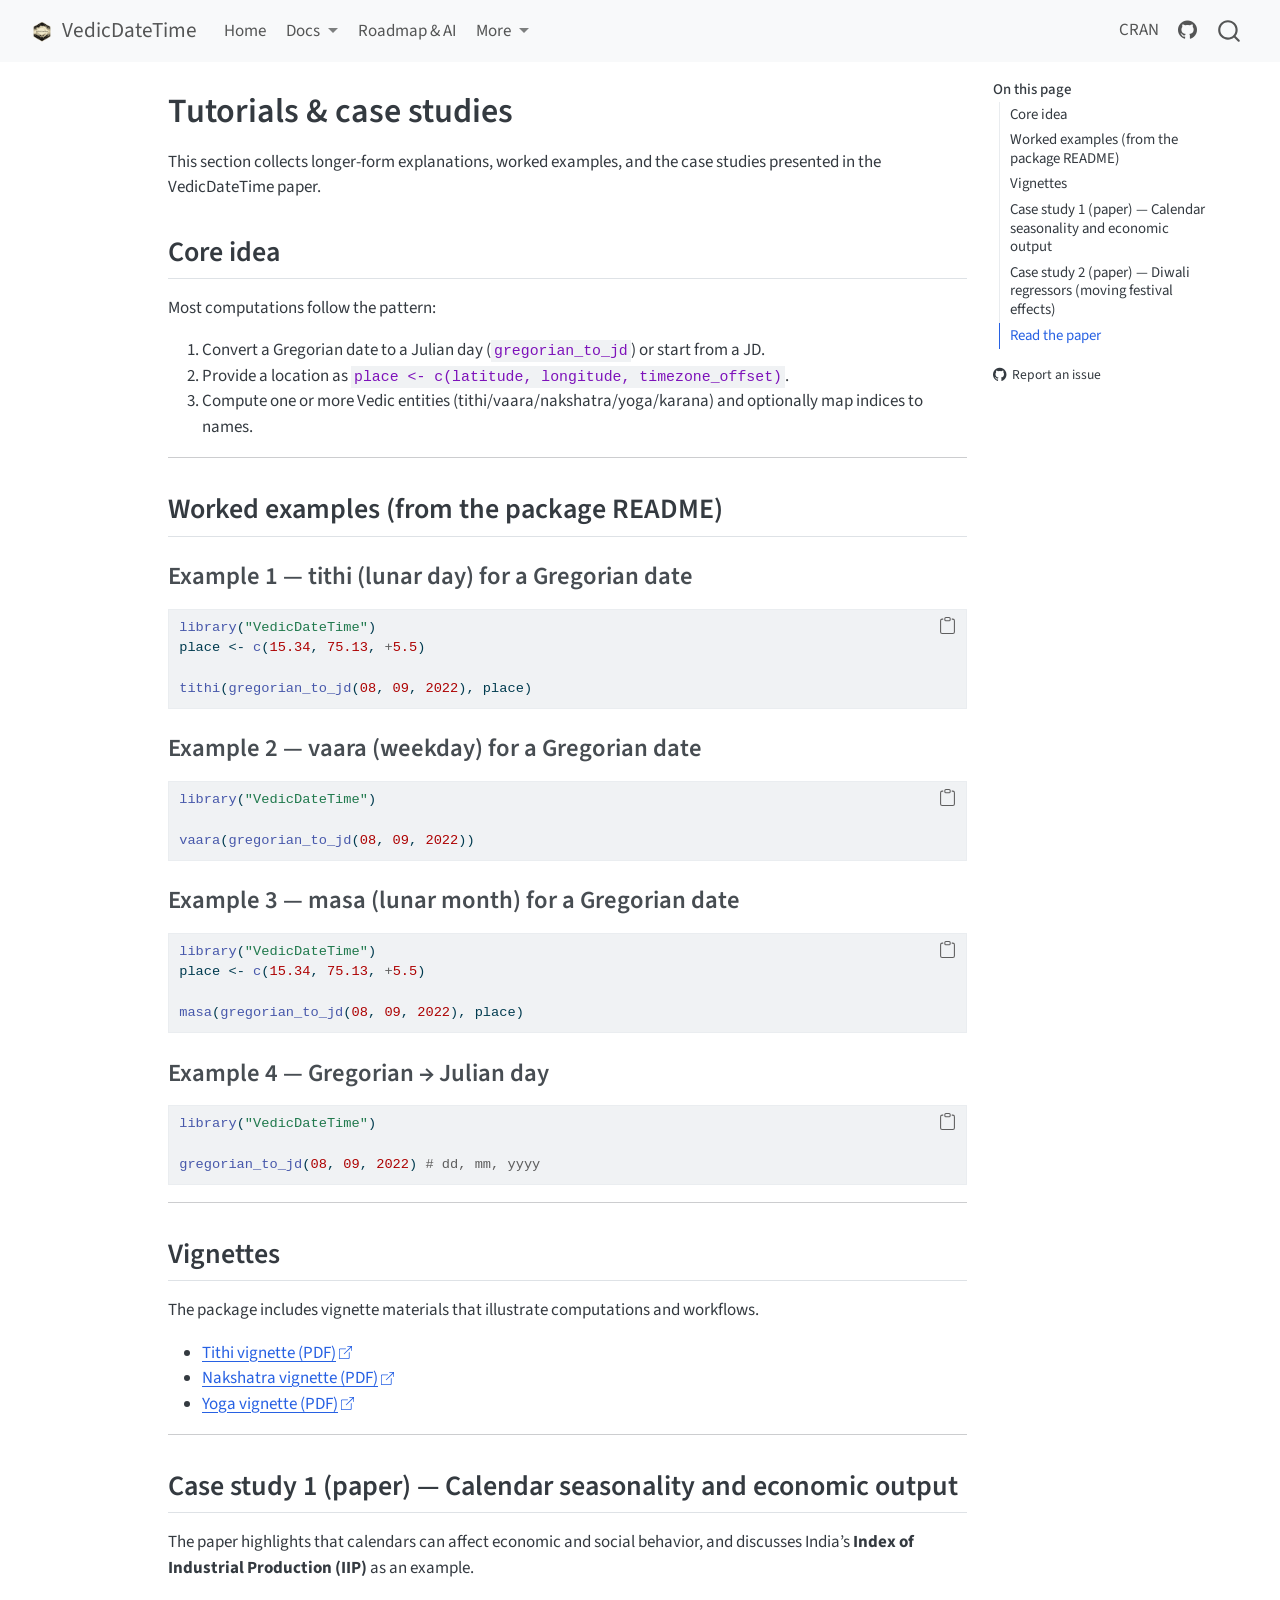
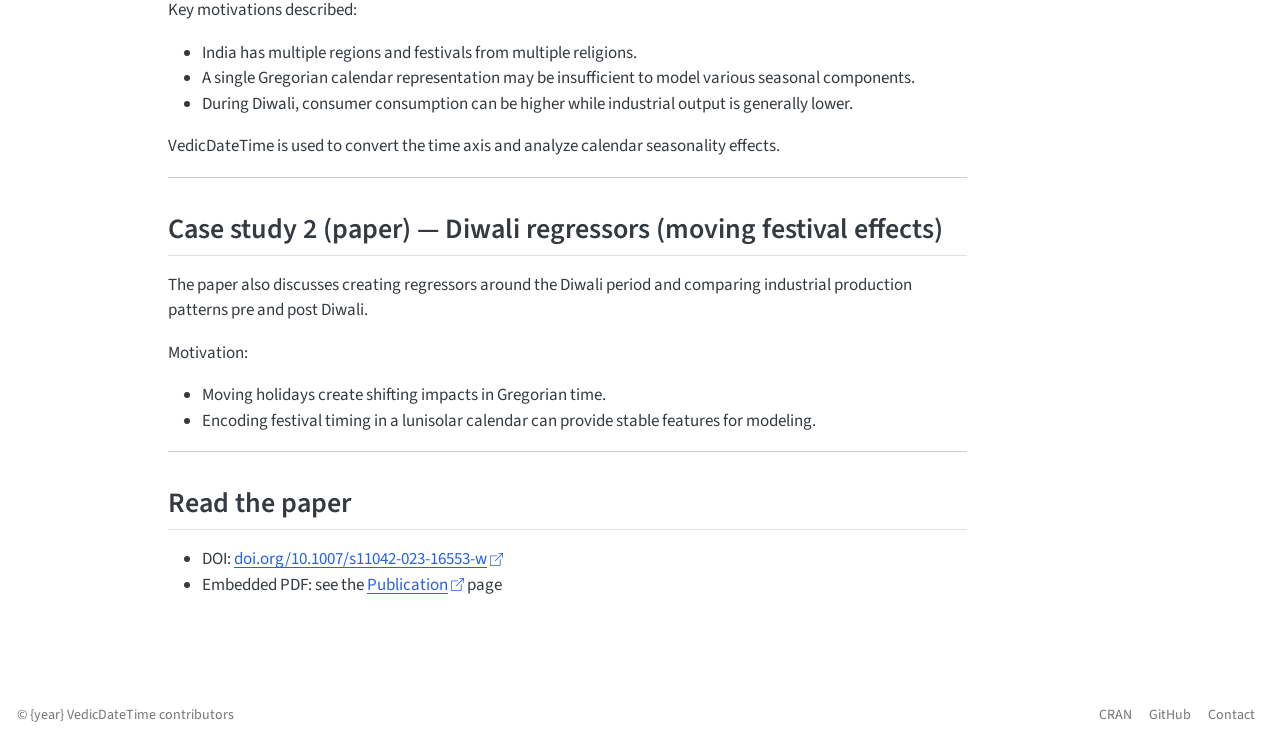
<file: docs/articles.html>
<!DOCTYPE html>
<html xmlns="http://www.w3.org/1999/xhtml" lang="en" xml:lang="en"><head>

<meta charset="utf-8">
<meta name="generator" content="quarto-1.9.37">

<meta name="viewport" content="width=device-width, initial-scale=1.0, user-scalable=yes">


<title>Tutorials &amp; case studies – VedicDateTime</title>
<style>
/* Default styles provided by pandoc.
** See https://pandoc.org/MANUAL.html#variables-for-html for config info.
*/
code{white-space: pre-wrap;}
span.smallcaps{font-variant: small-caps;}
div.columns{display: flex; gap: min(4vw, 1.5em);}
div.column{flex: auto; overflow-x: auto;}
div.hanging-indent{margin-left: 1.5em; text-indent: -1.5em;}
ul.task-list{list-style: none;}
ul.task-list li input[type="checkbox"] {
  width: 0.8em;
  margin: 0 0.8em 0.2em -1em; /* quarto-specific, see https://github.com/quarto-dev/quarto-cli/issues/4556 */ 
  vertical-align: middle;
}
/* CSS for syntax highlighting */
html { -webkit-text-size-adjust: 100%; }
pre > code.sourceCode { white-space: pre; position: relative; }
pre > code.sourceCode > span { display: inline-block; line-height: 1.25; }
pre > code.sourceCode > span:empty { height: 1.2em; }
.sourceCode { overflow: visible; }
code.sourceCode > span { color: inherit; text-decoration: inherit; }
div.sourceCode { margin: 1em 0; }
pre.sourceCode { margin: 0; }
@media screen {
div.sourceCode { overflow: auto; }
}
@media print {
pre > code.sourceCode { white-space: pre-wrap; }
pre > code.sourceCode > span { text-indent: -5em; padding-left: 5em; }
}
pre.numberSource code
  { counter-reset: source-line 0; }
pre.numberSource code > span
  { position: relative; left: -4em; counter-increment: source-line; }
pre.numberSource code > span > a:first-child::before
  { content: counter(source-line);
    position: relative; left: -1em; text-align: right; vertical-align: baseline;
    border: none; display: inline-block;
    -webkit-touch-callout: none; -webkit-user-select: none;
    -khtml-user-select: none; -moz-user-select: none;
    -ms-user-select: none; user-select: none;
    padding: 0 4px; width: 4em;
  }
pre.numberSource { margin-left: 3em;  padding-left: 4px; }
div.sourceCode
  {   }
@media screen {
pre > code.sourceCode > span > a:first-child::before { text-decoration: underline; }
}
</style>


<script src="site_libs/quarto-nav/quarto-nav.js"></script>
<script src="site_libs/quarto-nav/headroom.min.js"></script>
<script src="site_libs/clipboard/clipboard.min.js"></script>
<script src="site_libs/quarto-search/autocomplete.umd.js"></script>
<script src="site_libs/quarto-search/fuse.min.js"></script>
<script src="site_libs/quarto-search/quarto-search.js"></script>
<meta name="quarto:offset" content="./">
<link href="./assets/VedicDateTimeLOGO2.png" rel="icon" type="image/png">
<script src="site_libs/quarto-html/quarto.js" type="module"></script>
<script src="site_libs/quarto-html/tabsets/tabsets.js" type="module"></script>
<script src="site_libs/quarto-html/popper.min.js"></script>
<script src="site_libs/quarto-html/tippy.umd.min.js"></script>
<script src="site_libs/quarto-html/anchor.min.js"></script>
<link href="site_libs/quarto-html/tippy.css" rel="stylesheet">
<link href="site_libs/quarto-html/quarto-syntax-highlighting-7f8f88aac4f3542376d5c11b86a4c14d.css" rel="stylesheet" id="quarto-text-highlighting-styles">
<script src="site_libs/bootstrap/bootstrap.min.js"></script>
<link href="site_libs/bootstrap/bootstrap-icons.css" rel="stylesheet">
<link href="site_libs/bootstrap/bootstrap-2c169b83e1fc2996b25bcc8774810429.min.css" rel="stylesheet" append-hash="true" id="quarto-bootstrap" data-mode="light">
<script id="quarto-search-options" type="application/json">{
  "location": "navbar",
  "copy-button": false,
  "collapse-after": 3,
  "panel-placement": "end",
  "type": "overlay",
  "limit": 50,
  "keyboard-shortcut": [
    "f",
    "/",
    "s"
  ],
  "show-item-context": false,
  "language": {
    "search-no-results-text": "No results",
    "search-matching-documents-text": "matching documents",
    "search-copy-link-title": "Copy link to search",
    "search-hide-matches-text": "Hide additional matches",
    "search-more-match-text": "more match in this document",
    "search-more-matches-text": "more matches in this document",
    "search-clear-button-title": "Clear",
    "search-text-placeholder": "",
    "search-detached-cancel-button-title": "Cancel",
    "search-submit-button-title": "Submit",
    "search-label": "Search"
  }
}</script>


<link rel="stylesheet" href="styles.css">
</head>

<body class="nav-fixed quarto-light">

<div id="quarto-search-results"></div>
  <header id="quarto-header" class="headroom fixed-top">
    <nav class="navbar navbar-expand-lg " data-bs-theme="dark">
      <div class="navbar-container container-fluid">
      <div class="navbar-brand-container mx-auto">
    <a href="./index.html" class="navbar-brand navbar-brand-logo">
    <img src="./assets/VedicDateTimeLOGO2.png" alt="" class="navbar-logo light-content">
    <img src="./assets/VedicDateTimeLOGO2.png" alt="" class="navbar-logo dark-content">
    </a>
    <a class="navbar-brand" href="./index.html">
    <span class="navbar-title">VedicDateTime</span>
    </a>
  </div>
            <div id="quarto-search" class="" title="Search"></div>
          <button class="navbar-toggler" type="button" data-bs-toggle="collapse" data-bs-target="#navbarCollapse" aria-controls="navbarCollapse" role="menu" aria-expanded="false" aria-label="Toggle navigation" onclick="if (window.quartoToggleHeadroom) { window.quartoToggleHeadroom(); }">
  <span class="navbar-toggler-icon"></span>
</button>
          <div class="collapse navbar-collapse" id="navbarCollapse">
            <ul class="navbar-nav navbar-nav-scroll me-auto">
  <li class="nav-item">
    <a class="nav-link" href="./index.html"> 
<span class="menu-text">Home</span></a>
  </li>  
  <li class="nav-item dropdown ">
    <a class="nav-link dropdown-toggle" href="#" id="nav-menu-docs" role="link" data-bs-toggle="dropdown" aria-expanded="false">
 <span class="menu-text">Docs</span>
    </a>
    <ul class="dropdown-menu" aria-labelledby="nav-menu-docs">    
        <li>
    <a class="dropdown-item" href="./getting-started.html">
 <span class="dropdown-text">Getting started</span></a>
  </li>  
        <li>
    <a class="dropdown-item" href="./cookbook.html">
 <span class="dropdown-text">Cookbook</span></a>
  </li>  
        <li>
    <a class="dropdown-item" href="./accuracy.html">
 <span class="dropdown-text">Accuracy &amp; conventions</span></a>
  </li>  
        <li>
    <a class="dropdown-item" href="./reference.html">
 <span class="dropdown-text">Reference (overview)</span></a>
  </li>  
        <li>
    <a class="dropdown-item" href="./pkgdown/">
 <span class="dropdown-text">API (pkgdown)</span></a>
  </li>  
        <li>
    <a class="dropdown-item" href="./articles.html">
 <span class="dropdown-text">Tutorials &amp; case studies</span></a>
  </li>  
    </ul>
  </li>
  <li class="nav-item">
    <a class="nav-link" href="./roadmap.html"> 
<span class="menu-text">Roadmap &amp; AI</span></a>
  </li>  
  <li class="nav-item dropdown ">
    <a class="nav-link dropdown-toggle" href="#" id="nav-menu-more" role="link" data-bs-toggle="dropdown" aria-expanded="false">
 <span class="menu-text">More</span>
    </a>
    <ul class="dropdown-menu" aria-labelledby="nav-menu-more">    
        <li>
    <a class="dropdown-item" href="./publications.html">
 <span class="dropdown-text">Publication</span></a>
  </li>  
        <li>
    <a class="dropdown-item" href="./contributing.html">
 <span class="dropdown-text">Contributing</span></a>
  </li>  
        <li>
    <a class="dropdown-item" href="./development.html">
 <span class="dropdown-text">Development</span></a>
  </li>  
        <li>
    <a class="dropdown-item" href="./faq.html">
 <span class="dropdown-text">FAQ</span></a>
  </li>  
        <li>
    <a class="dropdown-item" href="./about.html">
 <span class="dropdown-text">About</span></a>
  </li>  
        <li>
    <a class="dropdown-item" href="./changelog.html">
 <span class="dropdown-text">Changelog</span></a>
  </li>  
        <li>
    <a class="dropdown-item" href="./contact.html">
 <span class="dropdown-text">Contact</span></a>
  </li>  
    </ul>
  </li>
</ul>
            <ul class="navbar-nav navbar-nav-scroll ms-auto">
  <li class="nav-item">
    <a class="nav-link" href="https://cran.r-project.org/package=VedicDateTime"> 
<span class="menu-text">CRAN</span></a>
  </li>  
  <li class="nav-item compact">
    <a class="nav-link" href="https://github.com/neerajdhanraj/VedicDateTime"> <i class="bi bi-github" role="img">
</i> 
<span class="menu-text"></span></a>
  </li>  
</ul>
          </div> <!-- /navcollapse -->
            <div class="quarto-navbar-tools">
</div>
      </div> <!-- /container-fluid -->
    </nav>
</header>
<!-- content -->
<div id="quarto-content" class="quarto-container page-columns page-rows-contents page-layout-article page-navbar">
<!-- sidebar -->
<!-- margin-sidebar -->
    <div id="quarto-margin-sidebar" class="sidebar margin-sidebar">
        <nav id="TOC" role="doc-toc" class="toc-active">
    <h2 id="toc-title">On this page</h2>
   
  <ul>
  <li><a href="#core-idea" id="toc-core-idea" class="nav-link active" data-scroll-target="#core-idea">Core idea</a></li>
  <li><a href="#worked-examples-from-the-package-readme" id="toc-worked-examples-from-the-package-readme" class="nav-link" data-scroll-target="#worked-examples-from-the-package-readme">Worked examples (from the package README)</a>
  <ul class="collapse">
  <li><a href="#example-1-tithi-lunar-day-for-a-gregorian-date" id="toc-example-1-tithi-lunar-day-for-a-gregorian-date" class="nav-link" data-scroll-target="#example-1-tithi-lunar-day-for-a-gregorian-date">Example 1 — tithi (lunar day) for a Gregorian date</a></li>
  <li><a href="#example-2-vaara-weekday-for-a-gregorian-date" id="toc-example-2-vaara-weekday-for-a-gregorian-date" class="nav-link" data-scroll-target="#example-2-vaara-weekday-for-a-gregorian-date">Example 2 — vaara (weekday) for a Gregorian date</a></li>
  <li><a href="#example-3-masa-lunar-month-for-a-gregorian-date" id="toc-example-3-masa-lunar-month-for-a-gregorian-date" class="nav-link" data-scroll-target="#example-3-masa-lunar-month-for-a-gregorian-date">Example 3 — masa (lunar month) for a Gregorian date</a></li>
  <li><a href="#example-4-gregorian-julian-day" id="toc-example-4-gregorian-julian-day" class="nav-link" data-scroll-target="#example-4-gregorian-julian-day">Example 4 — Gregorian → Julian day</a></li>
  </ul></li>
  <li><a href="#vignettes" id="toc-vignettes" class="nav-link" data-scroll-target="#vignettes">Vignettes</a></li>
  <li><a href="#case-study-1-paper-calendar-seasonality-and-economic-output" id="toc-case-study-1-paper-calendar-seasonality-and-economic-output" class="nav-link" data-scroll-target="#case-study-1-paper-calendar-seasonality-and-economic-output">Case study 1 (paper) — Calendar seasonality and economic output</a></li>
  <li><a href="#case-study-2-paper-diwali-regressors-moving-festival-effects" id="toc-case-study-2-paper-diwali-regressors-moving-festival-effects" class="nav-link" data-scroll-target="#case-study-2-paper-diwali-regressors-moving-festival-effects">Case study 2 (paper) — Diwali regressors (moving festival effects)</a></li>
  <li><a href="#read-the-paper" id="toc-read-the-paper" class="nav-link" data-scroll-target="#read-the-paper">Read the paper</a></li>
  </ul>
<div class="toc-actions"><ul><li><a href="https://github.com/neerajdhanraj/VedicDateTime/issues/new" class="toc-action"><i class="bi bi-github"></i>Report an issue</a></li></ul></div></nav>
    </div>
<!-- main -->
<main class="content" id="quarto-document-content">

<header id="title-block-header" class="quarto-title-block default">
<div class="quarto-title">
<h1 class="title">Tutorials &amp; case studies</h1>
</div>



<div class="quarto-title-meta">

    
  
    
  </div>
  


</header>


<p>This section collects longer-form explanations, worked examples, and the case studies presented in the VedicDateTime paper.</p>
<section id="core-idea" class="level2">
<h2 class="anchored" data-anchor-id="core-idea">Core idea</h2>
<p>Most computations follow the pattern:</p>
<ol type="1">
<li>Convert a Gregorian date to a Julian day (<code>gregorian_to_jd</code>) or start from a JD.</li>
<li>Provide a location as <code>place &lt;- c(latitude, longitude, timezone_offset)</code>.</li>
<li>Compute one or more Vedic entities (tithi/vaara/nakshatra/yoga/karana) and optionally map indices to names.</li>
</ol>
<hr>
</section>
<section id="worked-examples-from-the-package-readme" class="level2">
<h2 class="anchored" data-anchor-id="worked-examples-from-the-package-readme">Worked examples (from the package README)</h2>
<section id="example-1-tithi-lunar-day-for-a-gregorian-date" class="level3">
<h3 class="anchored" data-anchor-id="example-1-tithi-lunar-day-for-a-gregorian-date">Example 1 — tithi (lunar day) for a Gregorian date</h3>
<div class="code-copy-outer-scaffold"><div class="sourceCode" id="cb1"><pre class="sourceCode r code-with-copy"><code class="sourceCode r"><span id="cb1-1"><a href="#cb1-1" aria-hidden="true" tabindex="-1"></a><span class="fu">library</span>(<span class="st">"VedicDateTime"</span>)</span>
<span id="cb1-2"><a href="#cb1-2" aria-hidden="true" tabindex="-1"></a>place <span class="ot">&lt;-</span> <span class="fu">c</span>(<span class="fl">15.34</span>, <span class="fl">75.13</span>, <span class="sc">+</span><span class="fl">5.5</span>)</span>
<span id="cb1-3"><a href="#cb1-3" aria-hidden="true" tabindex="-1"></a></span>
<span id="cb1-4"><a href="#cb1-4" aria-hidden="true" tabindex="-1"></a><span class="fu">tithi</span>(<span class="fu">gregorian_to_jd</span>(<span class="dv">08</span>, <span class="dv">09</span>, <span class="dv">2022</span>), place)</span></code></pre></div><button title="Copy to Clipboard" class="code-copy-button"><i class="bi"></i></button></div>
</section>
<section id="example-2-vaara-weekday-for-a-gregorian-date" class="level3">
<h3 class="anchored" data-anchor-id="example-2-vaara-weekday-for-a-gregorian-date">Example 2 — vaara (weekday) for a Gregorian date</h3>
<div class="code-copy-outer-scaffold"><div class="sourceCode" id="cb2"><pre class="sourceCode r code-with-copy"><code class="sourceCode r"><span id="cb2-1"><a href="#cb2-1" aria-hidden="true" tabindex="-1"></a><span class="fu">library</span>(<span class="st">"VedicDateTime"</span>)</span>
<span id="cb2-2"><a href="#cb2-2" aria-hidden="true" tabindex="-1"></a></span>
<span id="cb2-3"><a href="#cb2-3" aria-hidden="true" tabindex="-1"></a><span class="fu">vaara</span>(<span class="fu">gregorian_to_jd</span>(<span class="dv">08</span>, <span class="dv">09</span>, <span class="dv">2022</span>))</span></code></pre></div><button title="Copy to Clipboard" class="code-copy-button"><i class="bi"></i></button></div>
</section>
<section id="example-3-masa-lunar-month-for-a-gregorian-date" class="level3">
<h3 class="anchored" data-anchor-id="example-3-masa-lunar-month-for-a-gregorian-date">Example 3 — masa (lunar month) for a Gregorian date</h3>
<div class="code-copy-outer-scaffold"><div class="sourceCode" id="cb3"><pre class="sourceCode r code-with-copy"><code class="sourceCode r"><span id="cb3-1"><a href="#cb3-1" aria-hidden="true" tabindex="-1"></a><span class="fu">library</span>(<span class="st">"VedicDateTime"</span>)</span>
<span id="cb3-2"><a href="#cb3-2" aria-hidden="true" tabindex="-1"></a>place <span class="ot">&lt;-</span> <span class="fu">c</span>(<span class="fl">15.34</span>, <span class="fl">75.13</span>, <span class="sc">+</span><span class="fl">5.5</span>)</span>
<span id="cb3-3"><a href="#cb3-3" aria-hidden="true" tabindex="-1"></a></span>
<span id="cb3-4"><a href="#cb3-4" aria-hidden="true" tabindex="-1"></a><span class="fu">masa</span>(<span class="fu">gregorian_to_jd</span>(<span class="dv">08</span>, <span class="dv">09</span>, <span class="dv">2022</span>), place)</span></code></pre></div><button title="Copy to Clipboard" class="code-copy-button"><i class="bi"></i></button></div>
</section>
<section id="example-4-gregorian-julian-day" class="level3">
<h3 class="anchored" data-anchor-id="example-4-gregorian-julian-day">Example 4 — Gregorian → Julian day</h3>
<div class="code-copy-outer-scaffold"><div class="sourceCode" id="cb4"><pre class="sourceCode r code-with-copy"><code class="sourceCode r"><span id="cb4-1"><a href="#cb4-1" aria-hidden="true" tabindex="-1"></a><span class="fu">library</span>(<span class="st">"VedicDateTime"</span>)</span>
<span id="cb4-2"><a href="#cb4-2" aria-hidden="true" tabindex="-1"></a></span>
<span id="cb4-3"><a href="#cb4-3" aria-hidden="true" tabindex="-1"></a><span class="fu">gregorian_to_jd</span>(<span class="dv">08</span>, <span class="dv">09</span>, <span class="dv">2022</span>) <span class="co"># dd, mm, yyyy</span></span></code></pre></div><button title="Copy to Clipboard" class="code-copy-button"><i class="bi"></i></button></div>
<hr>
</section>
</section>
<section id="vignettes" class="level2">
<h2 class="anchored" data-anchor-id="vignettes">Vignettes</h2>
<p>The package includes vignette materials that illustrate computations and workflows.</p>
<ul>
<li><a href="vignettes/tithi.pdf">Tithi vignette (PDF)</a></li>
<li><a href="vignettes/nakshatra.pdf">Nakshatra vignette (PDF)</a></li>
<li><a href="vignettes/yoga.pdf">Yoga vignette (PDF)</a></li>
</ul>
<hr>
</section>
<section id="case-study-1-paper-calendar-seasonality-and-economic-output" class="level2">
<h2 class="anchored" data-anchor-id="case-study-1-paper-calendar-seasonality-and-economic-output">Case study 1 (paper) — Calendar seasonality and economic output</h2>
<p>The paper highlights that calendars can affect economic and social behavior, and discusses India’s <strong>Index of Industrial Production (IIP)</strong> as an example.</p>
<p>Key motivations described:</p>
<ul>
<li>India has multiple regions and festivals from multiple religions.</li>
<li>A single Gregorian calendar representation may be insufficient to model various seasonal components.</li>
<li>During Diwali, consumer consumption can be higher while industrial output is generally lower.</li>
</ul>
<p>VedicDateTime is used to convert the time axis and analyze calendar seasonality effects.</p>
<hr>
</section>
<section id="case-study-2-paper-diwali-regressors-moving-festival-effects" class="level2">
<h2 class="anchored" data-anchor-id="case-study-2-paper-diwali-regressors-moving-festival-effects">Case study 2 (paper) — Diwali regressors (moving festival effects)</h2>
<p>The paper also discusses creating regressors around the Diwali period and comparing industrial production patterns pre and post Diwali.</p>
<p>Motivation:</p>
<ul>
<li>Moving holidays create shifting impacts in Gregorian time.</li>
<li>Encoding festival timing in a lunisolar calendar can provide stable features for modeling.</li>
</ul>
<hr>
</section>
<section id="read-the-paper" class="level2">
<h2 class="anchored" data-anchor-id="read-the-paper">Read the paper</h2>
<ul>
<li>DOI: <a href="https://doi.org/10.1007/s11042-023-16553-w">doi.org/10.1007/s11042-023-16553-w</a></li>
<li>Embedded PDF: see the <a href="./publications.html">Publication</a> page</li>
</ul>


</section>

</main> <!-- /main -->
<script id="quarto-html-after-body" type="application/javascript">
  window.document.addEventListener("DOMContentLoaded", function (event) {
    const icon = "";
    const anchorJS = new window.AnchorJS();
    anchorJS.options = {
      placement: 'right',
      icon: icon
    };
    anchorJS.add('.anchored');
    const isCodeAnnotation = (el) => {
      for (const clz of el.classList) {
        if (clz.startsWith('code-annotation-')) {                     
          return true;
        }
      }
      return false;
    }
    const onCopySuccess = function(e) {
      // button target
      const button = e.trigger;
      // don't keep focus
      button.blur();
      // flash "checked"
      button.classList.add('code-copy-button-checked');
      var currentTitle = button.getAttribute("title");
      button.setAttribute("title", "Copied!");
      let tooltip;
      if (window.bootstrap) {
        button.setAttribute("data-bs-toggle", "tooltip");
        button.setAttribute("data-bs-placement", "left");
        button.setAttribute("data-bs-title", "Copied!");
        tooltip = new bootstrap.Tooltip(button, 
          { trigger: "manual", 
            customClass: "code-copy-button-tooltip",
            offset: [0, -8]});
        tooltip.show();    
      }
      setTimeout(function() {
        if (tooltip) {
          tooltip.hide();
          button.removeAttribute("data-bs-title");
          button.removeAttribute("data-bs-toggle");
          button.removeAttribute("data-bs-placement");
        }
        button.setAttribute("title", currentTitle);
        button.classList.remove('code-copy-button-checked');
      }, 1000);
      // clear code selection
      e.clearSelection();
    }
    const getTextToCopy = function(trigger) {
      const outerScaffold = trigger.parentElement.cloneNode(true);
      const codeEl = outerScaffold.querySelector('code');
      for (const childEl of codeEl.children) {
        if (isCodeAnnotation(childEl)) {
          childEl.remove();
        }
      }
      return codeEl.innerText;
    }
    const clipboard = new window.ClipboardJS('.code-copy-button:not([data-in-quarto-modal])', {
      text: getTextToCopy
    });
    clipboard.on('success', onCopySuccess);
    if (window.document.getElementById('quarto-embedded-source-code-modal')) {
      const clipboardModal = new window.ClipboardJS('.code-copy-button[data-in-quarto-modal]', {
        text: getTextToCopy,
        container: window.document.getElementById('quarto-embedded-source-code-modal')
      });
      clipboardModal.on('success', onCopySuccess);
    }
      var localhostRegex = new RegExp(/^(?:http|https):\/\/localhost\:?[0-9]*\//);
      var mailtoRegex = new RegExp(/^mailto:/);
        var filterRegex = new RegExp("https:\/\/neerajdhanraj\.github\.io\/VedicDateTime\/");
      var isInternal = (href) => {
          return filterRegex.test(href) || localhostRegex.test(href) || mailtoRegex.test(href);
      }
      // Inspect non-navigation links and adorn them if external
     var links = window.document.querySelectorAll('a[href]:not(.nav-link):not(.navbar-brand):not(.toc-action):not(.sidebar-link):not(.sidebar-item-toggle):not(.pagination-link):not(.no-external):not([aria-hidden]):not(.dropdown-item):not(.quarto-navigation-tool):not(.about-link)');
      for (var i=0; i<links.length; i++) {
        const link = links[i];
        if (!isInternal(link.href)) {
          // undo the damage that might have been done by quarto-nav.js in the case of
          // links that we want to consider external
          if (link.dataset.originalHref !== undefined) {
            link.href = link.dataset.originalHref;
          }
            // target, if specified
            link.setAttribute("target", "_blank");
            if (link.getAttribute("rel") === null) {
              link.setAttribute("rel", "noopener");
            }
            // default icon
            link.classList.add("external");
        }
      }
    function tippyHover(el, contentFn, onTriggerFn, onUntriggerFn) {
      const config = {
        allowHTML: true,
        maxWidth: 500,
        delay: 100,
        arrow: false,
        appendTo: function(el) {
            return el.parentElement;
        },
        interactive: true,
        interactiveBorder: 10,
        theme: 'quarto',
        placement: 'bottom-start',
      };
      if (contentFn) {
        config.content = contentFn;
      }
      if (onTriggerFn) {
        config.onTrigger = onTriggerFn;
      }
      if (onUntriggerFn) {
        config.onUntrigger = onUntriggerFn;
      }
      window.tippy(el, config); 
    }
    const noterefs = window.document.querySelectorAll('a[role="doc-noteref"]');
    for (var i=0; i<noterefs.length; i++) {
      const ref = noterefs[i];
      tippyHover(ref, function() {
        // use id or data attribute instead here
        let href = ref.getAttribute('data-footnote-href') || ref.getAttribute('href');
        try { href = new URL(href).hash; } catch {}
        const id = href.replace(/^#\/?/, "");
        const note = window.document.getElementById(id);
        if (note) {
          return note.innerHTML;
        } else {
          return "";
        }
      });
    }
    const xrefs = window.document.querySelectorAll('a.quarto-xref');
    const processXRef = (id, note) => {
      // Strip column container classes
      const stripColumnClz = (el) => {
        el.classList.remove("page-full", "page-columns");
        if (el.children) {
          for (const child of el.children) {
            stripColumnClz(child);
          }
        }
      }
      stripColumnClz(note)
      if (id === null || id.startsWith('sec-')) {
        // Special case sections, only their first couple elements
        const container = document.createElement("div");
        if (note.children && note.children.length > 2) {
          container.appendChild(note.children[0].cloneNode(true));
          for (let i = 1; i < note.children.length; i++) {
            const child = note.children[i];
            if (child.tagName === "P" && child.innerText === "") {
              continue;
            } else {
              container.appendChild(child.cloneNode(true));
              break;
            }
          }
          if (window.Quarto?.typesetMath) {
            window.Quarto.typesetMath(container);
          }
          return container.innerHTML
        } else {
          if (window.Quarto?.typesetMath) {
            window.Quarto.typesetMath(note);
          }
          return note.innerHTML;
        }
      } else {
        // Remove any anchor links if they are present
        const anchorLink = note.querySelector('a.anchorjs-link');
        if (anchorLink) {
          anchorLink.remove();
        }
        if (window.Quarto?.typesetMath) {
          window.Quarto.typesetMath(note);
        }
        if (note.classList.contains("callout")) {
          return note.outerHTML;
        } else {
          return note.innerHTML;
        }
      }
    }
    for (var i=0; i<xrefs.length; i++) {
      const xref = xrefs[i];
      tippyHover(xref, undefined, function(instance) {
        instance.disable();
        let url = xref.getAttribute('href');
        let hash = undefined; 
        if (url.startsWith('#')) {
          hash = url;
        } else {
          try { hash = new URL(url).hash; } catch {}
        }
        if (hash) {
          const id = hash.replace(/^#\/?/, "");
          const note = window.document.getElementById(id);
          if (note !== null) {
            try {
              const html = processXRef(id, note.cloneNode(true));
              instance.setContent(html);
            } finally {
              instance.enable();
              instance.show();
            }
          } else {
            // See if we can fetch this
            fetch(url.split('#')[0])
            .then(res => res.text())
            .then(html => {
              const parser = new DOMParser();
              const htmlDoc = parser.parseFromString(html, "text/html");
              const note = htmlDoc.getElementById(id);
              if (note !== null) {
                const html = processXRef(id, note);
                instance.setContent(html);
              } 
            }).finally(() => {
              instance.enable();
              instance.show();
            });
          }
        } else {
          // See if we can fetch a full url (with no hash to target)
          // This is a special case and we should probably do some content thinning / targeting
          fetch(url)
          .then(res => res.text())
          .then(html => {
            const parser = new DOMParser();
            const htmlDoc = parser.parseFromString(html, "text/html");
            const note = htmlDoc.querySelector('main.content');
            if (note !== null) {
              // This should only happen for chapter cross references
              // (since there is no id in the URL)
              // remove the first header
              if (note.children.length > 0 && note.children[0].tagName === "HEADER") {
                note.children[0].remove();
              }
              const html = processXRef(null, note);
              instance.setContent(html);
            } 
          }).finally(() => {
            instance.enable();
            instance.show();
          });
        }
      }, function(instance) {
      });
    }
        let selectedAnnoteEl;
        const selectorForAnnotation = ( cell, annotation) => {
          let cellAttr = 'data-code-cell="' + cell + '"';
          let lineAttr = 'data-code-annotation="' +  annotation + '"';
          const selector = 'span[' + cellAttr + '][' + lineAttr + ']';
          return selector;
        }
        const selectCodeLines = (annoteEl) => {
          const doc = window.document;
          const targetCell = annoteEl.getAttribute("data-target-cell");
          const targetAnnotation = annoteEl.getAttribute("data-target-annotation");
          const annoteSpan = window.document.querySelector(selectorForAnnotation(targetCell, targetAnnotation));
          const lines = annoteSpan.getAttribute("data-code-lines").split(",");
          const lineIds = lines.map((line) => {
            return targetCell + "-" + line;
          })
          let top = null;
          let height = null;
          let parent = null;
          if (lineIds.length > 0) {
              //compute the position of the single el (top and bottom and make a div)
              const el = window.document.getElementById(lineIds[0]);
              top = el.offsetTop;
              height = el.offsetHeight;
              parent = el.parentElement.parentElement;
            if (lineIds.length > 1) {
              const lastEl = window.document.getElementById(lineIds[lineIds.length - 1]);
              const bottom = lastEl.offsetTop + lastEl.offsetHeight;
              height = bottom - top;
            }
            if (top !== null && height !== null && parent !== null) {
              // cook up a div (if necessary) and position it 
              let div = window.document.getElementById("code-annotation-line-highlight");
              if (div === null) {
                div = window.document.createElement("div");
                div.setAttribute("id", "code-annotation-line-highlight");
                div.style.position = 'absolute';
                parent.appendChild(div);
              }
              div.style.top = top - 2 + "px";
              div.style.height = height + 4 + "px";
              div.style.left = 0;
              let gutterDiv = window.document.getElementById("code-annotation-line-highlight-gutter");
              if (gutterDiv === null) {
                gutterDiv = window.document.createElement("div");
                gutterDiv.setAttribute("id", "code-annotation-line-highlight-gutter");
                gutterDiv.style.position = 'absolute';
                const codeCell = window.document.getElementById(targetCell);
                const gutter = codeCell.querySelector('.code-annotation-gutter');
                gutter.appendChild(gutterDiv);
              }
              gutterDiv.style.top = top - 2 + "px";
              gutterDiv.style.height = height + 4 + "px";
            }
            selectedAnnoteEl = annoteEl;
          }
        };
        const unselectCodeLines = () => {
          const elementsIds = ["code-annotation-line-highlight", "code-annotation-line-highlight-gutter"];
          elementsIds.forEach((elId) => {
            const div = window.document.getElementById(elId);
            if (div) {
              div.remove();
            }
          });
          selectedAnnoteEl = undefined;
        };
          // Handle positioning of the toggle
      window.addEventListener(
        "resize",
        throttle(() => {
          elRect = undefined;
          if (selectedAnnoteEl) {
            selectCodeLines(selectedAnnoteEl);
          }
        }, 10)
      );
      function throttle(fn, ms) {
      let throttle = false;
      let timer;
        return (...args) => {
          if(!throttle) { // first call gets through
              fn.apply(this, args);
              throttle = true;
          } else { // all the others get throttled
              if(timer) clearTimeout(timer); // cancel #2
              timer = setTimeout(() => {
                fn.apply(this, args);
                timer = throttle = false;
              }, ms);
          }
        };
      }
        // Attach click handler to the DT
        const annoteDls = window.document.querySelectorAll('dt[data-target-cell]');
        for (const annoteDlNode of annoteDls) {
          annoteDlNode.addEventListener('click', (event) => {
            const clickedEl = event.target;
            if (clickedEl !== selectedAnnoteEl) {
              unselectCodeLines();
              const activeEl = window.document.querySelector('dt[data-target-cell].code-annotation-active');
              if (activeEl) {
                activeEl.classList.remove('code-annotation-active');
              }
              selectCodeLines(clickedEl);
              clickedEl.classList.add('code-annotation-active');
            } else {
              // Unselect the line
              unselectCodeLines();
              clickedEl.classList.remove('code-annotation-active');
            }
          });
        }
    const findCites = (el) => {
      const parentEl = el.parentElement;
      if (parentEl) {
        const cites = parentEl.dataset.cites;
        if (cites) {
          return {
            el,
            cites: cites.split(' ')
          };
        } else {
          return findCites(el.parentElement)
        }
      } else {
        return undefined;
      }
    };
    var bibliorefs = window.document.querySelectorAll('a[role="doc-biblioref"]');
    for (var i=0; i<bibliorefs.length; i++) {
      const ref = bibliorefs[i];
      const citeInfo = findCites(ref);
      if (citeInfo) {
        tippyHover(citeInfo.el, function() {
          var popup = window.document.createElement('div');
          citeInfo.cites.forEach(function(cite) {
            var citeDiv = window.document.createElement('div');
            citeDiv.classList.add('hanging-indent');
            citeDiv.classList.add('csl-entry');
            var biblioDiv = window.document.getElementById('ref-' + cite);
            if (biblioDiv) {
              citeDiv.innerHTML = biblioDiv.innerHTML;
            }
            popup.appendChild(citeDiv);
          });
          return popup.innerHTML;
        });
      }
    }
  });
  </script>
</div> <!-- /content -->
<footer class="footer">
  <div class="nav-footer">
    <div class="nav-footer-left">
<p>© {year} VedicDateTime contributors</p>
</div>   
    <div class="nav-footer-center">
      &nbsp;
    <div class="toc-actions d-sm-block d-md-none"><ul><li><a href="https://github.com/neerajdhanraj/VedicDateTime/issues/new" class="toc-action"><i class="bi bi-github"></i>Report an issue</a></li></ul></div></div>
    <div class="nav-footer-right">
      <ul class="footer-items list-unstyled">
    <li class="nav-item">
    <a class="nav-link" href="https://cran.r-project.org/package=VedicDateTime">
<p>CRAN</p>
</a>
  </li>  
    <li class="nav-item">
    <a class="nav-link" href="https://github.com/neerajdhanraj/VedicDateTime">
<p>GitHub</p>
</a>
  </li>  
    <li class="nav-item">
    <a class="nav-link" href="./contact.html">
<p>Contact</p>
</a>
  </li>  
</ul>
    </div>
  </div>
</footer>




</body></html>
</file>
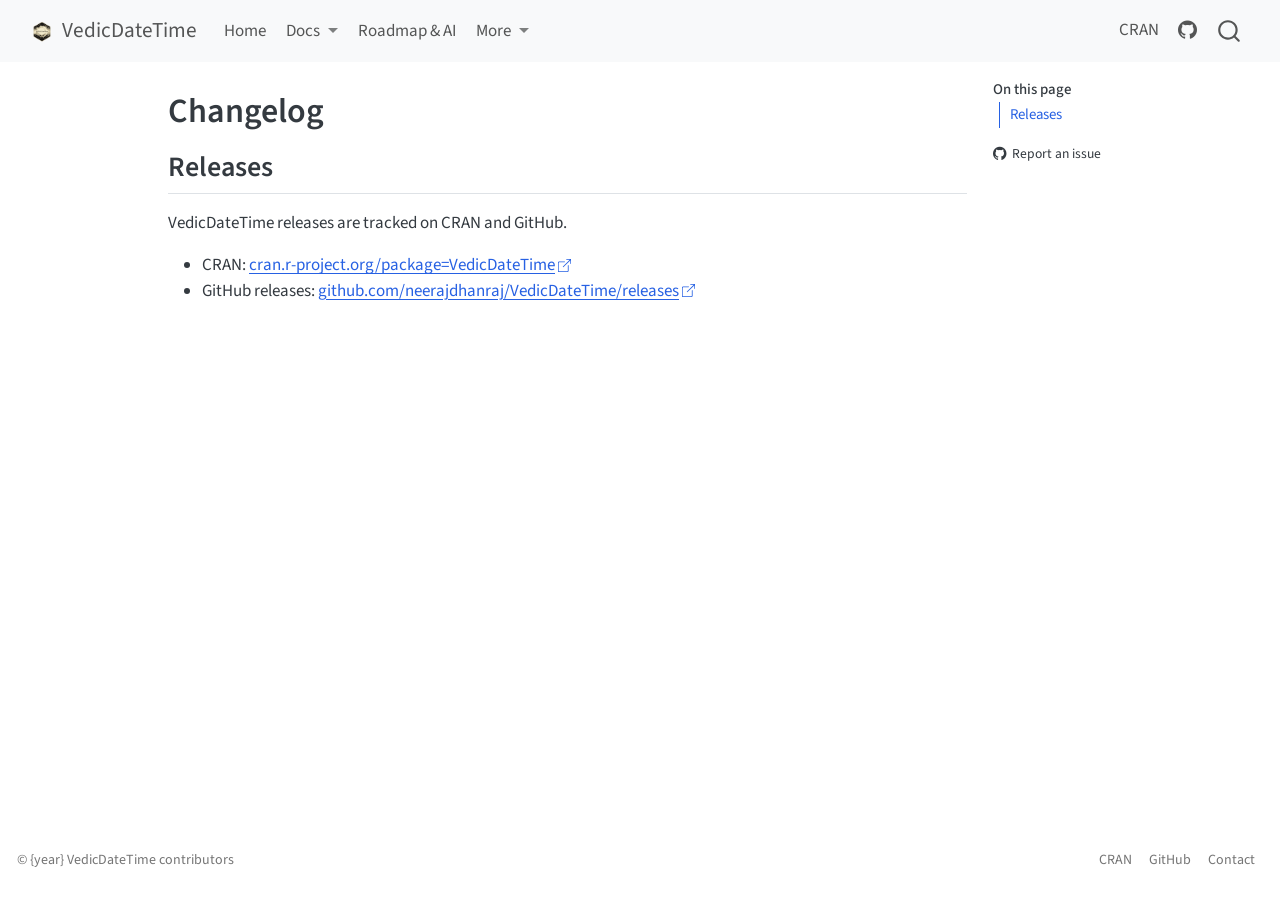
<file: docs/changelog.html>
<!DOCTYPE html>
<html xmlns="http://www.w3.org/1999/xhtml" lang="en" xml:lang="en"><head>

<meta charset="utf-8">
<meta name="generator" content="quarto-1.9.37">

<meta name="viewport" content="width=device-width, initial-scale=1.0, user-scalable=yes">


<title>Changelog – VedicDateTime</title>
<style>
/* Default styles provided by pandoc.
** See https://pandoc.org/MANUAL.html#variables-for-html for config info.
*/
code{white-space: pre-wrap;}
span.smallcaps{font-variant: small-caps;}
div.columns{display: flex; gap: min(4vw, 1.5em);}
div.column{flex: auto; overflow-x: auto;}
div.hanging-indent{margin-left: 1.5em; text-indent: -1.5em;}
ul.task-list{list-style: none;}
ul.task-list li input[type="checkbox"] {
  width: 0.8em;
  margin: 0 0.8em 0.2em -1em; /* quarto-specific, see https://github.com/quarto-dev/quarto-cli/issues/4556 */ 
  vertical-align: middle;
}
</style>


<script src="site_libs/quarto-nav/quarto-nav.js"></script>
<script src="site_libs/quarto-nav/headroom.min.js"></script>
<script src="site_libs/clipboard/clipboard.min.js"></script>
<script src="site_libs/quarto-search/autocomplete.umd.js"></script>
<script src="site_libs/quarto-search/fuse.min.js"></script>
<script src="site_libs/quarto-search/quarto-search.js"></script>
<meta name="quarto:offset" content="./">
<link href="./assets/VedicDateTimeLOGO2.png" rel="icon" type="image/png">
<script src="site_libs/quarto-html/quarto.js" type="module"></script>
<script src="site_libs/quarto-html/tabsets/tabsets.js" type="module"></script>
<script src="site_libs/quarto-html/popper.min.js"></script>
<script src="site_libs/quarto-html/tippy.umd.min.js"></script>
<script src="site_libs/quarto-html/anchor.min.js"></script>
<link href="site_libs/quarto-html/tippy.css" rel="stylesheet">
<link href="site_libs/quarto-html/quarto-syntax-highlighting-7f8f88aac4f3542376d5c11b86a4c14d.css" rel="stylesheet" id="quarto-text-highlighting-styles">
<script src="site_libs/bootstrap/bootstrap.min.js"></script>
<link href="site_libs/bootstrap/bootstrap-icons.css" rel="stylesheet">
<link href="site_libs/bootstrap/bootstrap-2c169b83e1fc2996b25bcc8774810429.min.css" rel="stylesheet" append-hash="true" id="quarto-bootstrap" data-mode="light">
<script id="quarto-search-options" type="application/json">{
  "location": "navbar",
  "copy-button": false,
  "collapse-after": 3,
  "panel-placement": "end",
  "type": "overlay",
  "limit": 50,
  "keyboard-shortcut": [
    "f",
    "/",
    "s"
  ],
  "show-item-context": false,
  "language": {
    "search-no-results-text": "No results",
    "search-matching-documents-text": "matching documents",
    "search-copy-link-title": "Copy link to search",
    "search-hide-matches-text": "Hide additional matches",
    "search-more-match-text": "more match in this document",
    "search-more-matches-text": "more matches in this document",
    "search-clear-button-title": "Clear",
    "search-text-placeholder": "",
    "search-detached-cancel-button-title": "Cancel",
    "search-submit-button-title": "Submit",
    "search-label": "Search"
  }
}</script>


<link rel="stylesheet" href="styles.css">
</head>

<body class="nav-fixed quarto-light">

<div id="quarto-search-results"></div>
  <header id="quarto-header" class="headroom fixed-top">
    <nav class="navbar navbar-expand-lg " data-bs-theme="dark">
      <div class="navbar-container container-fluid">
      <div class="navbar-brand-container mx-auto">
    <a href="./index.html" class="navbar-brand navbar-brand-logo">
    <img src="./assets/VedicDateTimeLOGO2.png" alt="" class="navbar-logo light-content">
    <img src="./assets/VedicDateTimeLOGO2.png" alt="" class="navbar-logo dark-content">
    </a>
    <a class="navbar-brand" href="./index.html">
    <span class="navbar-title">VedicDateTime</span>
    </a>
  </div>
            <div id="quarto-search" class="" title="Search"></div>
          <button class="navbar-toggler" type="button" data-bs-toggle="collapse" data-bs-target="#navbarCollapse" aria-controls="navbarCollapse" role="menu" aria-expanded="false" aria-label="Toggle navigation" onclick="if (window.quartoToggleHeadroom) { window.quartoToggleHeadroom(); }">
  <span class="navbar-toggler-icon"></span>
</button>
          <div class="collapse navbar-collapse" id="navbarCollapse">
            <ul class="navbar-nav navbar-nav-scroll me-auto">
  <li class="nav-item">
    <a class="nav-link" href="./index.html"> 
<span class="menu-text">Home</span></a>
  </li>  
  <li class="nav-item dropdown ">
    <a class="nav-link dropdown-toggle" href="#" id="nav-menu-docs" role="link" data-bs-toggle="dropdown" aria-expanded="false">
 <span class="menu-text">Docs</span>
    </a>
    <ul class="dropdown-menu" aria-labelledby="nav-menu-docs">    
        <li>
    <a class="dropdown-item" href="./getting-started.html">
 <span class="dropdown-text">Getting started</span></a>
  </li>  
        <li>
    <a class="dropdown-item" href="./cookbook.html">
 <span class="dropdown-text">Cookbook</span></a>
  </li>  
        <li>
    <a class="dropdown-item" href="./accuracy.html">
 <span class="dropdown-text">Accuracy &amp; conventions</span></a>
  </li>  
        <li>
    <a class="dropdown-item" href="./reference.html">
 <span class="dropdown-text">Reference (overview)</span></a>
  </li>  
        <li>
    <a class="dropdown-item" href="./pkgdown/">
 <span class="dropdown-text">API (pkgdown)</span></a>
  </li>  
        <li>
    <a class="dropdown-item" href="./articles.html">
 <span class="dropdown-text">Tutorials &amp; case studies</span></a>
  </li>  
    </ul>
  </li>
  <li class="nav-item">
    <a class="nav-link" href="./roadmap.html"> 
<span class="menu-text">Roadmap &amp; AI</span></a>
  </li>  
  <li class="nav-item dropdown ">
    <a class="nav-link dropdown-toggle" href="#" id="nav-menu-more" role="link" data-bs-toggle="dropdown" aria-expanded="false">
 <span class="menu-text">More</span>
    </a>
    <ul class="dropdown-menu" aria-labelledby="nav-menu-more">    
        <li>
    <a class="dropdown-item" href="./publications.html">
 <span class="dropdown-text">Publication</span></a>
  </li>  
        <li>
    <a class="dropdown-item" href="./contributing.html">
 <span class="dropdown-text">Contributing</span></a>
  </li>  
        <li>
    <a class="dropdown-item" href="./development.html">
 <span class="dropdown-text">Development</span></a>
  </li>  
        <li>
    <a class="dropdown-item" href="./faq.html">
 <span class="dropdown-text">FAQ</span></a>
  </li>  
        <li>
    <a class="dropdown-item" href="./about.html">
 <span class="dropdown-text">About</span></a>
  </li>  
        <li>
    <a class="dropdown-item" href="./changelog.html">
 <span class="dropdown-text">Changelog</span></a>
  </li>  
        <li>
    <a class="dropdown-item" href="./contact.html">
 <span class="dropdown-text">Contact</span></a>
  </li>  
    </ul>
  </li>
</ul>
            <ul class="navbar-nav navbar-nav-scroll ms-auto">
  <li class="nav-item">
    <a class="nav-link" href="https://cran.r-project.org/package=VedicDateTime"> 
<span class="menu-text">CRAN</span></a>
  </li>  
  <li class="nav-item compact">
    <a class="nav-link" href="https://github.com/neerajdhanraj/VedicDateTime"> <i class="bi bi-github" role="img">
</i> 
<span class="menu-text"></span></a>
  </li>  
</ul>
          </div> <!-- /navcollapse -->
            <div class="quarto-navbar-tools">
</div>
      </div> <!-- /container-fluid -->
    </nav>
</header>
<!-- content -->
<div id="quarto-content" class="quarto-container page-columns page-rows-contents page-layout-article page-navbar">
<!-- sidebar -->
<!-- margin-sidebar -->
    <div id="quarto-margin-sidebar" class="sidebar margin-sidebar">
        <nav id="TOC" role="doc-toc" class="toc-active">
    <h2 id="toc-title">On this page</h2>
   
  <ul>
  <li><a href="#releases" id="toc-releases" class="nav-link active" data-scroll-target="#releases">Releases</a></li>
  </ul>
<div class="toc-actions"><ul><li><a href="https://github.com/neerajdhanraj/VedicDateTime/issues/new" class="toc-action"><i class="bi bi-github"></i>Report an issue</a></li></ul></div></nav>
    </div>
<!-- main -->
<main class="content" id="quarto-document-content">

<header id="title-block-header" class="quarto-title-block default">
<div class="quarto-title">
<h1 class="title">Changelog</h1>
</div>



<div class="quarto-title-meta">

    
  
    
  </div>
  


</header>


<section id="releases" class="level2">
<h2 class="anchored" data-anchor-id="releases">Releases</h2>
<p>VedicDateTime releases are tracked on CRAN and GitHub.</p>
<ul>
<li>CRAN: <a href="https://cran.r-project.org/package=VedicDateTime">cran.r-project.org/package=VedicDateTime</a></li>
<li>GitHub releases: <a href="https://github.com/neerajdhanraj/VedicDateTime/releases">github.com/neerajdhanraj/VedicDateTime/releases</a></li>
</ul>


</section>

</main> <!-- /main -->
<script id="quarto-html-after-body" type="application/javascript">
  window.document.addEventListener("DOMContentLoaded", function (event) {
    const icon = "";
    const anchorJS = new window.AnchorJS();
    anchorJS.options = {
      placement: 'right',
      icon: icon
    };
    anchorJS.add('.anchored');
    const isCodeAnnotation = (el) => {
      for (const clz of el.classList) {
        if (clz.startsWith('code-annotation-')) {                     
          return true;
        }
      }
      return false;
    }
    const onCopySuccess = function(e) {
      // button target
      const button = e.trigger;
      // don't keep focus
      button.blur();
      // flash "checked"
      button.classList.add('code-copy-button-checked');
      var currentTitle = button.getAttribute("title");
      button.setAttribute("title", "Copied!");
      let tooltip;
      if (window.bootstrap) {
        button.setAttribute("data-bs-toggle", "tooltip");
        button.setAttribute("data-bs-placement", "left");
        button.setAttribute("data-bs-title", "Copied!");
        tooltip = new bootstrap.Tooltip(button, 
          { trigger: "manual", 
            customClass: "code-copy-button-tooltip",
            offset: [0, -8]});
        tooltip.show();    
      }
      setTimeout(function() {
        if (tooltip) {
          tooltip.hide();
          button.removeAttribute("data-bs-title");
          button.removeAttribute("data-bs-toggle");
          button.removeAttribute("data-bs-placement");
        }
        button.setAttribute("title", currentTitle);
        button.classList.remove('code-copy-button-checked');
      }, 1000);
      // clear code selection
      e.clearSelection();
    }
    const getTextToCopy = function(trigger) {
      const outerScaffold = trigger.parentElement.cloneNode(true);
      const codeEl = outerScaffold.querySelector('code');
      for (const childEl of codeEl.children) {
        if (isCodeAnnotation(childEl)) {
          childEl.remove();
        }
      }
      return codeEl.innerText;
    }
    const clipboard = new window.ClipboardJS('.code-copy-button:not([data-in-quarto-modal])', {
      text: getTextToCopy
    });
    clipboard.on('success', onCopySuccess);
    if (window.document.getElementById('quarto-embedded-source-code-modal')) {
      const clipboardModal = new window.ClipboardJS('.code-copy-button[data-in-quarto-modal]', {
        text: getTextToCopy,
        container: window.document.getElementById('quarto-embedded-source-code-modal')
      });
      clipboardModal.on('success', onCopySuccess);
    }
      var localhostRegex = new RegExp(/^(?:http|https):\/\/localhost\:?[0-9]*\//);
      var mailtoRegex = new RegExp(/^mailto:/);
        var filterRegex = new RegExp("https:\/\/neerajdhanraj\.github\.io\/VedicDateTime\/");
      var isInternal = (href) => {
          return filterRegex.test(href) || localhostRegex.test(href) || mailtoRegex.test(href);
      }
      // Inspect non-navigation links and adorn them if external
     var links = window.document.querySelectorAll('a[href]:not(.nav-link):not(.navbar-brand):not(.toc-action):not(.sidebar-link):not(.sidebar-item-toggle):not(.pagination-link):not(.no-external):not([aria-hidden]):not(.dropdown-item):not(.quarto-navigation-tool):not(.about-link)');
      for (var i=0; i<links.length; i++) {
        const link = links[i];
        if (!isInternal(link.href)) {
          // undo the damage that might have been done by quarto-nav.js in the case of
          // links that we want to consider external
          if (link.dataset.originalHref !== undefined) {
            link.href = link.dataset.originalHref;
          }
            // target, if specified
            link.setAttribute("target", "_blank");
            if (link.getAttribute("rel") === null) {
              link.setAttribute("rel", "noopener");
            }
            // default icon
            link.classList.add("external");
        }
      }
    function tippyHover(el, contentFn, onTriggerFn, onUntriggerFn) {
      const config = {
        allowHTML: true,
        maxWidth: 500,
        delay: 100,
        arrow: false,
        appendTo: function(el) {
            return el.parentElement;
        },
        interactive: true,
        interactiveBorder: 10,
        theme: 'quarto',
        placement: 'bottom-start',
      };
      if (contentFn) {
        config.content = contentFn;
      }
      if (onTriggerFn) {
        config.onTrigger = onTriggerFn;
      }
      if (onUntriggerFn) {
        config.onUntrigger = onUntriggerFn;
      }
      window.tippy(el, config); 
    }
    const noterefs = window.document.querySelectorAll('a[role="doc-noteref"]');
    for (var i=0; i<noterefs.length; i++) {
      const ref = noterefs[i];
      tippyHover(ref, function() {
        // use id or data attribute instead here
        let href = ref.getAttribute('data-footnote-href') || ref.getAttribute('href');
        try { href = new URL(href).hash; } catch {}
        const id = href.replace(/^#\/?/, "");
        const note = window.document.getElementById(id);
        if (note) {
          return note.innerHTML;
        } else {
          return "";
        }
      });
    }
    const xrefs = window.document.querySelectorAll('a.quarto-xref');
    const processXRef = (id, note) => {
      // Strip column container classes
      const stripColumnClz = (el) => {
        el.classList.remove("page-full", "page-columns");
        if (el.children) {
          for (const child of el.children) {
            stripColumnClz(child);
          }
        }
      }
      stripColumnClz(note)
      if (id === null || id.startsWith('sec-')) {
        // Special case sections, only their first couple elements
        const container = document.createElement("div");
        if (note.children && note.children.length > 2) {
          container.appendChild(note.children[0].cloneNode(true));
          for (let i = 1; i < note.children.length; i++) {
            const child = note.children[i];
            if (child.tagName === "P" && child.innerText === "") {
              continue;
            } else {
              container.appendChild(child.cloneNode(true));
              break;
            }
          }
          if (window.Quarto?.typesetMath) {
            window.Quarto.typesetMath(container);
          }
          return container.innerHTML
        } else {
          if (window.Quarto?.typesetMath) {
            window.Quarto.typesetMath(note);
          }
          return note.innerHTML;
        }
      } else {
        // Remove any anchor links if they are present
        const anchorLink = note.querySelector('a.anchorjs-link');
        if (anchorLink) {
          anchorLink.remove();
        }
        if (window.Quarto?.typesetMath) {
          window.Quarto.typesetMath(note);
        }
        if (note.classList.contains("callout")) {
          return note.outerHTML;
        } else {
          return note.innerHTML;
        }
      }
    }
    for (var i=0; i<xrefs.length; i++) {
      const xref = xrefs[i];
      tippyHover(xref, undefined, function(instance) {
        instance.disable();
        let url = xref.getAttribute('href');
        let hash = undefined; 
        if (url.startsWith('#')) {
          hash = url;
        } else {
          try { hash = new URL(url).hash; } catch {}
        }
        if (hash) {
          const id = hash.replace(/^#\/?/, "");
          const note = window.document.getElementById(id);
          if (note !== null) {
            try {
              const html = processXRef(id, note.cloneNode(true));
              instance.setContent(html);
            } finally {
              instance.enable();
              instance.show();
            }
          } else {
            // See if we can fetch this
            fetch(url.split('#')[0])
            .then(res => res.text())
            .then(html => {
              const parser = new DOMParser();
              const htmlDoc = parser.parseFromString(html, "text/html");
              const note = htmlDoc.getElementById(id);
              if (note !== null) {
                const html = processXRef(id, note);
                instance.setContent(html);
              } 
            }).finally(() => {
              instance.enable();
              instance.show();
            });
          }
        } else {
          // See if we can fetch a full url (with no hash to target)
          // This is a special case and we should probably do some content thinning / targeting
          fetch(url)
          .then(res => res.text())
          .then(html => {
            const parser = new DOMParser();
            const htmlDoc = parser.parseFromString(html, "text/html");
            const note = htmlDoc.querySelector('main.content');
            if (note !== null) {
              // This should only happen for chapter cross references
              // (since there is no id in the URL)
              // remove the first header
              if (note.children.length > 0 && note.children[0].tagName === "HEADER") {
                note.children[0].remove();
              }
              const html = processXRef(null, note);
              instance.setContent(html);
            } 
          }).finally(() => {
            instance.enable();
            instance.show();
          });
        }
      }, function(instance) {
      });
    }
        let selectedAnnoteEl;
        const selectorForAnnotation = ( cell, annotation) => {
          let cellAttr = 'data-code-cell="' + cell + '"';
          let lineAttr = 'data-code-annotation="' +  annotation + '"';
          const selector = 'span[' + cellAttr + '][' + lineAttr + ']';
          return selector;
        }
        const selectCodeLines = (annoteEl) => {
          const doc = window.document;
          const targetCell = annoteEl.getAttribute("data-target-cell");
          const targetAnnotation = annoteEl.getAttribute("data-target-annotation");
          const annoteSpan = window.document.querySelector(selectorForAnnotation(targetCell, targetAnnotation));
          const lines = annoteSpan.getAttribute("data-code-lines").split(",");
          const lineIds = lines.map((line) => {
            return targetCell + "-" + line;
          })
          let top = null;
          let height = null;
          let parent = null;
          if (lineIds.length > 0) {
              //compute the position of the single el (top and bottom and make a div)
              const el = window.document.getElementById(lineIds[0]);
              top = el.offsetTop;
              height = el.offsetHeight;
              parent = el.parentElement.parentElement;
            if (lineIds.length > 1) {
              const lastEl = window.document.getElementById(lineIds[lineIds.length - 1]);
              const bottom = lastEl.offsetTop + lastEl.offsetHeight;
              height = bottom - top;
            }
            if (top !== null && height !== null && parent !== null) {
              // cook up a div (if necessary) and position it 
              let div = window.document.getElementById("code-annotation-line-highlight");
              if (div === null) {
                div = window.document.createElement("div");
                div.setAttribute("id", "code-annotation-line-highlight");
                div.style.position = 'absolute';
                parent.appendChild(div);
              }
              div.style.top = top - 2 + "px";
              div.style.height = height + 4 + "px";
              div.style.left = 0;
              let gutterDiv = window.document.getElementById("code-annotation-line-highlight-gutter");
              if (gutterDiv === null) {
                gutterDiv = window.document.createElement("div");
                gutterDiv.setAttribute("id", "code-annotation-line-highlight-gutter");
                gutterDiv.style.position = 'absolute';
                const codeCell = window.document.getElementById(targetCell);
                const gutter = codeCell.querySelector('.code-annotation-gutter');
                gutter.appendChild(gutterDiv);
              }
              gutterDiv.style.top = top - 2 + "px";
              gutterDiv.style.height = height + 4 + "px";
            }
            selectedAnnoteEl = annoteEl;
          }
        };
        const unselectCodeLines = () => {
          const elementsIds = ["code-annotation-line-highlight", "code-annotation-line-highlight-gutter"];
          elementsIds.forEach((elId) => {
            const div = window.document.getElementById(elId);
            if (div) {
              div.remove();
            }
          });
          selectedAnnoteEl = undefined;
        };
          // Handle positioning of the toggle
      window.addEventListener(
        "resize",
        throttle(() => {
          elRect = undefined;
          if (selectedAnnoteEl) {
            selectCodeLines(selectedAnnoteEl);
          }
        }, 10)
      );
      function throttle(fn, ms) {
      let throttle = false;
      let timer;
        return (...args) => {
          if(!throttle) { // first call gets through
              fn.apply(this, args);
              throttle = true;
          } else { // all the others get throttled
              if(timer) clearTimeout(timer); // cancel #2
              timer = setTimeout(() => {
                fn.apply(this, args);
                timer = throttle = false;
              }, ms);
          }
        };
      }
        // Attach click handler to the DT
        const annoteDls = window.document.querySelectorAll('dt[data-target-cell]');
        for (const annoteDlNode of annoteDls) {
          annoteDlNode.addEventListener('click', (event) => {
            const clickedEl = event.target;
            if (clickedEl !== selectedAnnoteEl) {
              unselectCodeLines();
              const activeEl = window.document.querySelector('dt[data-target-cell].code-annotation-active');
              if (activeEl) {
                activeEl.classList.remove('code-annotation-active');
              }
              selectCodeLines(clickedEl);
              clickedEl.classList.add('code-annotation-active');
            } else {
              // Unselect the line
              unselectCodeLines();
              clickedEl.classList.remove('code-annotation-active');
            }
          });
        }
    const findCites = (el) => {
      const parentEl = el.parentElement;
      if (parentEl) {
        const cites = parentEl.dataset.cites;
        if (cites) {
          return {
            el,
            cites: cites.split(' ')
          };
        } else {
          return findCites(el.parentElement)
        }
      } else {
        return undefined;
      }
    };
    var bibliorefs = window.document.querySelectorAll('a[role="doc-biblioref"]');
    for (var i=0; i<bibliorefs.length; i++) {
      const ref = bibliorefs[i];
      const citeInfo = findCites(ref);
      if (citeInfo) {
        tippyHover(citeInfo.el, function() {
          var popup = window.document.createElement('div');
          citeInfo.cites.forEach(function(cite) {
            var citeDiv = window.document.createElement('div');
            citeDiv.classList.add('hanging-indent');
            citeDiv.classList.add('csl-entry');
            var biblioDiv = window.document.getElementById('ref-' + cite);
            if (biblioDiv) {
              citeDiv.innerHTML = biblioDiv.innerHTML;
            }
            popup.appendChild(citeDiv);
          });
          return popup.innerHTML;
        });
      }
    }
  });
  </script>
</div> <!-- /content -->
<footer class="footer">
  <div class="nav-footer">
    <div class="nav-footer-left">
<p>© {year} VedicDateTime contributors</p>
</div>   
    <div class="nav-footer-center">
      &nbsp;
    <div class="toc-actions d-sm-block d-md-none"><ul><li><a href="https://github.com/neerajdhanraj/VedicDateTime/issues/new" class="toc-action"><i class="bi bi-github"></i>Report an issue</a></li></ul></div></div>
    <div class="nav-footer-right">
      <ul class="footer-items list-unstyled">
    <li class="nav-item">
    <a class="nav-link" href="https://cran.r-project.org/package=VedicDateTime">
<p>CRAN</p>
</a>
  </li>  
    <li class="nav-item">
    <a class="nav-link" href="https://github.com/neerajdhanraj/VedicDateTime">
<p>GitHub</p>
</a>
  </li>  
    <li class="nav-item">
    <a class="nav-link" href="./contact.html">
<p>Contact</p>
</a>
  </li>  
</ul>
    </div>
  </div>
</footer>




</body></html>
</file>
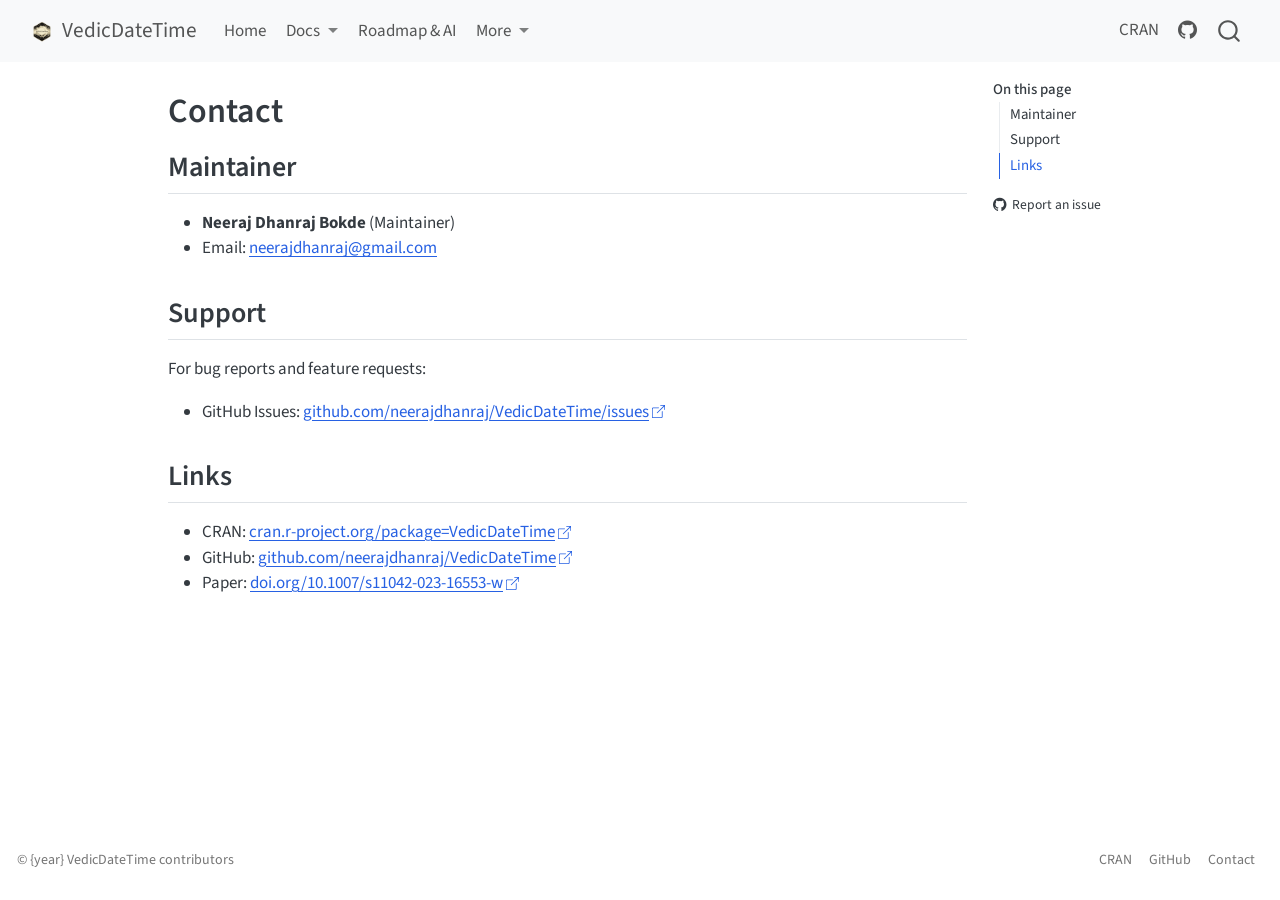
<file: docs/contact.html>
<!DOCTYPE html>
<html xmlns="http://www.w3.org/1999/xhtml" lang="en" xml:lang="en"><head>

<meta charset="utf-8">
<meta name="generator" content="quarto-1.9.37">

<meta name="viewport" content="width=device-width, initial-scale=1.0, user-scalable=yes">


<title>Contact – VedicDateTime</title>
<style>
/* Default styles provided by pandoc.
** See https://pandoc.org/MANUAL.html#variables-for-html for config info.
*/
code{white-space: pre-wrap;}
span.smallcaps{font-variant: small-caps;}
div.columns{display: flex; gap: min(4vw, 1.5em);}
div.column{flex: auto; overflow-x: auto;}
div.hanging-indent{margin-left: 1.5em; text-indent: -1.5em;}
ul.task-list{list-style: none;}
ul.task-list li input[type="checkbox"] {
  width: 0.8em;
  margin: 0 0.8em 0.2em -1em; /* quarto-specific, see https://github.com/quarto-dev/quarto-cli/issues/4556 */ 
  vertical-align: middle;
}
</style>


<script src="site_libs/quarto-nav/quarto-nav.js"></script>
<script src="site_libs/quarto-nav/headroom.min.js"></script>
<script src="site_libs/clipboard/clipboard.min.js"></script>
<script src="site_libs/quarto-search/autocomplete.umd.js"></script>
<script src="site_libs/quarto-search/fuse.min.js"></script>
<script src="site_libs/quarto-search/quarto-search.js"></script>
<meta name="quarto:offset" content="./">
<link href="./assets/VedicDateTimeLOGO2.png" rel="icon" type="image/png">
<script src="site_libs/quarto-html/quarto.js" type="module"></script>
<script src="site_libs/quarto-html/tabsets/tabsets.js" type="module"></script>
<script src="site_libs/quarto-html/popper.min.js"></script>
<script src="site_libs/quarto-html/tippy.umd.min.js"></script>
<script src="site_libs/quarto-html/anchor.min.js"></script>
<link href="site_libs/quarto-html/tippy.css" rel="stylesheet">
<link href="site_libs/quarto-html/quarto-syntax-highlighting-7f8f88aac4f3542376d5c11b86a4c14d.css" rel="stylesheet" id="quarto-text-highlighting-styles">
<script src="site_libs/bootstrap/bootstrap.min.js"></script>
<link href="site_libs/bootstrap/bootstrap-icons.css" rel="stylesheet">
<link href="site_libs/bootstrap/bootstrap-2c169b83e1fc2996b25bcc8774810429.min.css" rel="stylesheet" append-hash="true" id="quarto-bootstrap" data-mode="light">
<script id="quarto-search-options" type="application/json">{
  "location": "navbar",
  "copy-button": false,
  "collapse-after": 3,
  "panel-placement": "end",
  "type": "overlay",
  "limit": 50,
  "keyboard-shortcut": [
    "f",
    "/",
    "s"
  ],
  "show-item-context": false,
  "language": {
    "search-no-results-text": "No results",
    "search-matching-documents-text": "matching documents",
    "search-copy-link-title": "Copy link to search",
    "search-hide-matches-text": "Hide additional matches",
    "search-more-match-text": "more match in this document",
    "search-more-matches-text": "more matches in this document",
    "search-clear-button-title": "Clear",
    "search-text-placeholder": "",
    "search-detached-cancel-button-title": "Cancel",
    "search-submit-button-title": "Submit",
    "search-label": "Search"
  }
}</script>


<link rel="stylesheet" href="styles.css">
</head>

<body class="nav-fixed quarto-light">

<div id="quarto-search-results"></div>
  <header id="quarto-header" class="headroom fixed-top">
    <nav class="navbar navbar-expand-lg " data-bs-theme="dark">
      <div class="navbar-container container-fluid">
      <div class="navbar-brand-container mx-auto">
    <a href="./index.html" class="navbar-brand navbar-brand-logo">
    <img src="./assets/VedicDateTimeLOGO2.png" alt="" class="navbar-logo light-content">
    <img src="./assets/VedicDateTimeLOGO2.png" alt="" class="navbar-logo dark-content">
    </a>
    <a class="navbar-brand" href="./index.html">
    <span class="navbar-title">VedicDateTime</span>
    </a>
  </div>
            <div id="quarto-search" class="" title="Search"></div>
          <button class="navbar-toggler" type="button" data-bs-toggle="collapse" data-bs-target="#navbarCollapse" aria-controls="navbarCollapse" role="menu" aria-expanded="false" aria-label="Toggle navigation" onclick="if (window.quartoToggleHeadroom) { window.quartoToggleHeadroom(); }">
  <span class="navbar-toggler-icon"></span>
</button>
          <div class="collapse navbar-collapse" id="navbarCollapse">
            <ul class="navbar-nav navbar-nav-scroll me-auto">
  <li class="nav-item">
    <a class="nav-link" href="./index.html"> 
<span class="menu-text">Home</span></a>
  </li>  
  <li class="nav-item dropdown ">
    <a class="nav-link dropdown-toggle" href="#" id="nav-menu-docs" role="link" data-bs-toggle="dropdown" aria-expanded="false">
 <span class="menu-text">Docs</span>
    </a>
    <ul class="dropdown-menu" aria-labelledby="nav-menu-docs">    
        <li>
    <a class="dropdown-item" href="./getting-started.html">
 <span class="dropdown-text">Getting started</span></a>
  </li>  
        <li>
    <a class="dropdown-item" href="./cookbook.html">
 <span class="dropdown-text">Cookbook</span></a>
  </li>  
        <li>
    <a class="dropdown-item" href="./accuracy.html">
 <span class="dropdown-text">Accuracy &amp; conventions</span></a>
  </li>  
        <li>
    <a class="dropdown-item" href="./reference.html">
 <span class="dropdown-text">Reference (overview)</span></a>
  </li>  
        <li>
    <a class="dropdown-item" href="./pkgdown/">
 <span class="dropdown-text">API (pkgdown)</span></a>
  </li>  
        <li>
    <a class="dropdown-item" href="./articles.html">
 <span class="dropdown-text">Tutorials &amp; case studies</span></a>
  </li>  
    </ul>
  </li>
  <li class="nav-item">
    <a class="nav-link" href="./roadmap.html"> 
<span class="menu-text">Roadmap &amp; AI</span></a>
  </li>  
  <li class="nav-item dropdown ">
    <a class="nav-link dropdown-toggle" href="#" id="nav-menu-more" role="link" data-bs-toggle="dropdown" aria-expanded="false">
 <span class="menu-text">More</span>
    </a>
    <ul class="dropdown-menu" aria-labelledby="nav-menu-more">    
        <li>
    <a class="dropdown-item" href="./publications.html">
 <span class="dropdown-text">Publication</span></a>
  </li>  
        <li>
    <a class="dropdown-item" href="./contributing.html">
 <span class="dropdown-text">Contributing</span></a>
  </li>  
        <li>
    <a class="dropdown-item" href="./development.html">
 <span class="dropdown-text">Development</span></a>
  </li>  
        <li>
    <a class="dropdown-item" href="./faq.html">
 <span class="dropdown-text">FAQ</span></a>
  </li>  
        <li>
    <a class="dropdown-item" href="./about.html">
 <span class="dropdown-text">About</span></a>
  </li>  
        <li>
    <a class="dropdown-item" href="./changelog.html">
 <span class="dropdown-text">Changelog</span></a>
  </li>  
        <li>
    <a class="dropdown-item" href="./contact.html">
 <span class="dropdown-text">Contact</span></a>
  </li>  
    </ul>
  </li>
</ul>
            <ul class="navbar-nav navbar-nav-scroll ms-auto">
  <li class="nav-item">
    <a class="nav-link" href="https://cran.r-project.org/package=VedicDateTime"> 
<span class="menu-text">CRAN</span></a>
  </li>  
  <li class="nav-item compact">
    <a class="nav-link" href="https://github.com/neerajdhanraj/VedicDateTime"> <i class="bi bi-github" role="img">
</i> 
<span class="menu-text"></span></a>
  </li>  
</ul>
          </div> <!-- /navcollapse -->
            <div class="quarto-navbar-tools">
</div>
      </div> <!-- /container-fluid -->
    </nav>
</header>
<!-- content -->
<div id="quarto-content" class="quarto-container page-columns page-rows-contents page-layout-article page-navbar">
<!-- sidebar -->
<!-- margin-sidebar -->
    <div id="quarto-margin-sidebar" class="sidebar margin-sidebar">
        <nav id="TOC" role="doc-toc" class="toc-active">
    <h2 id="toc-title">On this page</h2>
   
  <ul>
  <li><a href="#maintainer" id="toc-maintainer" class="nav-link active" data-scroll-target="#maintainer">Maintainer</a></li>
  <li><a href="#support" id="toc-support" class="nav-link" data-scroll-target="#support">Support</a></li>
  <li><a href="#links" id="toc-links" class="nav-link" data-scroll-target="#links">Links</a></li>
  </ul>
<div class="toc-actions"><ul><li><a href="https://github.com/neerajdhanraj/VedicDateTime/issues/new" class="toc-action"><i class="bi bi-github"></i>Report an issue</a></li></ul></div></nav>
    </div>
<!-- main -->
<main class="content" id="quarto-document-content">

<header id="title-block-header" class="quarto-title-block default">
<div class="quarto-title">
<h1 class="title">Contact</h1>
</div>



<div class="quarto-title-meta">

    
  
    
  </div>
  


</header>


<section id="maintainer" class="level2">
<h2 class="anchored" data-anchor-id="maintainer">Maintainer</h2>
<ul>
<li><strong>Neeraj Dhanraj Bokde</strong> (Maintainer)</li>
<li>Email: <a href="mailto:neerajdhanraj@gmail.com">neerajdhanraj@gmail.com</a></li>
</ul>
</section>
<section id="support" class="level2">
<h2 class="anchored" data-anchor-id="support">Support</h2>
<p>For bug reports and feature requests:</p>
<ul>
<li>GitHub Issues: <a href="https://github.com/neerajdhanraj/VedicDateTime/issues">github.com/neerajdhanraj/VedicDateTime/issues</a></li>
</ul>
</section>
<section id="links" class="level2">
<h2 class="anchored" data-anchor-id="links">Links</h2>
<ul>
<li>CRAN: <a href="https://cran.r-project.org/package=VedicDateTime">cran.r-project.org/package=VedicDateTime</a></li>
<li>GitHub: <a href="https://github.com/neerajdhanraj/VedicDateTime">github.com/neerajdhanraj/VedicDateTime</a></li>
<li>Paper: <a href="https://doi.org/10.1007/s11042-023-16553-w">doi.org/10.1007/s11042-023-16553-w</a></li>
</ul>


</section>

</main> <!-- /main -->
<script id="quarto-html-after-body" type="application/javascript">
  window.document.addEventListener("DOMContentLoaded", function (event) {
    const icon = "";
    const anchorJS = new window.AnchorJS();
    anchorJS.options = {
      placement: 'right',
      icon: icon
    };
    anchorJS.add('.anchored');
    const isCodeAnnotation = (el) => {
      for (const clz of el.classList) {
        if (clz.startsWith('code-annotation-')) {                     
          return true;
        }
      }
      return false;
    }
    const onCopySuccess = function(e) {
      // button target
      const button = e.trigger;
      // don't keep focus
      button.blur();
      // flash "checked"
      button.classList.add('code-copy-button-checked');
      var currentTitle = button.getAttribute("title");
      button.setAttribute("title", "Copied!");
      let tooltip;
      if (window.bootstrap) {
        button.setAttribute("data-bs-toggle", "tooltip");
        button.setAttribute("data-bs-placement", "left");
        button.setAttribute("data-bs-title", "Copied!");
        tooltip = new bootstrap.Tooltip(button, 
          { trigger: "manual", 
            customClass: "code-copy-button-tooltip",
            offset: [0, -8]});
        tooltip.show();    
      }
      setTimeout(function() {
        if (tooltip) {
          tooltip.hide();
          button.removeAttribute("data-bs-title");
          button.removeAttribute("data-bs-toggle");
          button.removeAttribute("data-bs-placement");
        }
        button.setAttribute("title", currentTitle);
        button.classList.remove('code-copy-button-checked');
      }, 1000);
      // clear code selection
      e.clearSelection();
    }
    const getTextToCopy = function(trigger) {
      const outerScaffold = trigger.parentElement.cloneNode(true);
      const codeEl = outerScaffold.querySelector('code');
      for (const childEl of codeEl.children) {
        if (isCodeAnnotation(childEl)) {
          childEl.remove();
        }
      }
      return codeEl.innerText;
    }
    const clipboard = new window.ClipboardJS('.code-copy-button:not([data-in-quarto-modal])', {
      text: getTextToCopy
    });
    clipboard.on('success', onCopySuccess);
    if (window.document.getElementById('quarto-embedded-source-code-modal')) {
      const clipboardModal = new window.ClipboardJS('.code-copy-button[data-in-quarto-modal]', {
        text: getTextToCopy,
        container: window.document.getElementById('quarto-embedded-source-code-modal')
      });
      clipboardModal.on('success', onCopySuccess);
    }
      var localhostRegex = new RegExp(/^(?:http|https):\/\/localhost\:?[0-9]*\//);
      var mailtoRegex = new RegExp(/^mailto:/);
        var filterRegex = new RegExp("https:\/\/neerajdhanraj\.github\.io\/VedicDateTime\/");
      var isInternal = (href) => {
          return filterRegex.test(href) || localhostRegex.test(href) || mailtoRegex.test(href);
      }
      // Inspect non-navigation links and adorn them if external
     var links = window.document.querySelectorAll('a[href]:not(.nav-link):not(.navbar-brand):not(.toc-action):not(.sidebar-link):not(.sidebar-item-toggle):not(.pagination-link):not(.no-external):not([aria-hidden]):not(.dropdown-item):not(.quarto-navigation-tool):not(.about-link)');
      for (var i=0; i<links.length; i++) {
        const link = links[i];
        if (!isInternal(link.href)) {
          // undo the damage that might have been done by quarto-nav.js in the case of
          // links that we want to consider external
          if (link.dataset.originalHref !== undefined) {
            link.href = link.dataset.originalHref;
          }
            // target, if specified
            link.setAttribute("target", "_blank");
            if (link.getAttribute("rel") === null) {
              link.setAttribute("rel", "noopener");
            }
            // default icon
            link.classList.add("external");
        }
      }
    function tippyHover(el, contentFn, onTriggerFn, onUntriggerFn) {
      const config = {
        allowHTML: true,
        maxWidth: 500,
        delay: 100,
        arrow: false,
        appendTo: function(el) {
            return el.parentElement;
        },
        interactive: true,
        interactiveBorder: 10,
        theme: 'quarto',
        placement: 'bottom-start',
      };
      if (contentFn) {
        config.content = contentFn;
      }
      if (onTriggerFn) {
        config.onTrigger = onTriggerFn;
      }
      if (onUntriggerFn) {
        config.onUntrigger = onUntriggerFn;
      }
      window.tippy(el, config); 
    }
    const noterefs = window.document.querySelectorAll('a[role="doc-noteref"]');
    for (var i=0; i<noterefs.length; i++) {
      const ref = noterefs[i];
      tippyHover(ref, function() {
        // use id or data attribute instead here
        let href = ref.getAttribute('data-footnote-href') || ref.getAttribute('href');
        try { href = new URL(href).hash; } catch {}
        const id = href.replace(/^#\/?/, "");
        const note = window.document.getElementById(id);
        if (note) {
          return note.innerHTML;
        } else {
          return "";
        }
      });
    }
    const xrefs = window.document.querySelectorAll('a.quarto-xref');
    const processXRef = (id, note) => {
      // Strip column container classes
      const stripColumnClz = (el) => {
        el.classList.remove("page-full", "page-columns");
        if (el.children) {
          for (const child of el.children) {
            stripColumnClz(child);
          }
        }
      }
      stripColumnClz(note)
      if (id === null || id.startsWith('sec-')) {
        // Special case sections, only their first couple elements
        const container = document.createElement("div");
        if (note.children && note.children.length > 2) {
          container.appendChild(note.children[0].cloneNode(true));
          for (let i = 1; i < note.children.length; i++) {
            const child = note.children[i];
            if (child.tagName === "P" && child.innerText === "") {
              continue;
            } else {
              container.appendChild(child.cloneNode(true));
              break;
            }
          }
          if (window.Quarto?.typesetMath) {
            window.Quarto.typesetMath(container);
          }
          return container.innerHTML
        } else {
          if (window.Quarto?.typesetMath) {
            window.Quarto.typesetMath(note);
          }
          return note.innerHTML;
        }
      } else {
        // Remove any anchor links if they are present
        const anchorLink = note.querySelector('a.anchorjs-link');
        if (anchorLink) {
          anchorLink.remove();
        }
        if (window.Quarto?.typesetMath) {
          window.Quarto.typesetMath(note);
        }
        if (note.classList.contains("callout")) {
          return note.outerHTML;
        } else {
          return note.innerHTML;
        }
      }
    }
    for (var i=0; i<xrefs.length; i++) {
      const xref = xrefs[i];
      tippyHover(xref, undefined, function(instance) {
        instance.disable();
        let url = xref.getAttribute('href');
        let hash = undefined; 
        if (url.startsWith('#')) {
          hash = url;
        } else {
          try { hash = new URL(url).hash; } catch {}
        }
        if (hash) {
          const id = hash.replace(/^#\/?/, "");
          const note = window.document.getElementById(id);
          if (note !== null) {
            try {
              const html = processXRef(id, note.cloneNode(true));
              instance.setContent(html);
            } finally {
              instance.enable();
              instance.show();
            }
          } else {
            // See if we can fetch this
            fetch(url.split('#')[0])
            .then(res => res.text())
            .then(html => {
              const parser = new DOMParser();
              const htmlDoc = parser.parseFromString(html, "text/html");
              const note = htmlDoc.getElementById(id);
              if (note !== null) {
                const html = processXRef(id, note);
                instance.setContent(html);
              } 
            }).finally(() => {
              instance.enable();
              instance.show();
            });
          }
        } else {
          // See if we can fetch a full url (with no hash to target)
          // This is a special case and we should probably do some content thinning / targeting
          fetch(url)
          .then(res => res.text())
          .then(html => {
            const parser = new DOMParser();
            const htmlDoc = parser.parseFromString(html, "text/html");
            const note = htmlDoc.querySelector('main.content');
            if (note !== null) {
              // This should only happen for chapter cross references
              // (since there is no id in the URL)
              // remove the first header
              if (note.children.length > 0 && note.children[0].tagName === "HEADER") {
                note.children[0].remove();
              }
              const html = processXRef(null, note);
              instance.setContent(html);
            } 
          }).finally(() => {
            instance.enable();
            instance.show();
          });
        }
      }, function(instance) {
      });
    }
        let selectedAnnoteEl;
        const selectorForAnnotation = ( cell, annotation) => {
          let cellAttr = 'data-code-cell="' + cell + '"';
          let lineAttr = 'data-code-annotation="' +  annotation + '"';
          const selector = 'span[' + cellAttr + '][' + lineAttr + ']';
          return selector;
        }
        const selectCodeLines = (annoteEl) => {
          const doc = window.document;
          const targetCell = annoteEl.getAttribute("data-target-cell");
          const targetAnnotation = annoteEl.getAttribute("data-target-annotation");
          const annoteSpan = window.document.querySelector(selectorForAnnotation(targetCell, targetAnnotation));
          const lines = annoteSpan.getAttribute("data-code-lines").split(",");
          const lineIds = lines.map((line) => {
            return targetCell + "-" + line;
          })
          let top = null;
          let height = null;
          let parent = null;
          if (lineIds.length > 0) {
              //compute the position of the single el (top and bottom and make a div)
              const el = window.document.getElementById(lineIds[0]);
              top = el.offsetTop;
              height = el.offsetHeight;
              parent = el.parentElement.parentElement;
            if (lineIds.length > 1) {
              const lastEl = window.document.getElementById(lineIds[lineIds.length - 1]);
              const bottom = lastEl.offsetTop + lastEl.offsetHeight;
              height = bottom - top;
            }
            if (top !== null && height !== null && parent !== null) {
              // cook up a div (if necessary) and position it 
              let div = window.document.getElementById("code-annotation-line-highlight");
              if (div === null) {
                div = window.document.createElement("div");
                div.setAttribute("id", "code-annotation-line-highlight");
                div.style.position = 'absolute';
                parent.appendChild(div);
              }
              div.style.top = top - 2 + "px";
              div.style.height = height + 4 + "px";
              div.style.left = 0;
              let gutterDiv = window.document.getElementById("code-annotation-line-highlight-gutter");
              if (gutterDiv === null) {
                gutterDiv = window.document.createElement("div");
                gutterDiv.setAttribute("id", "code-annotation-line-highlight-gutter");
                gutterDiv.style.position = 'absolute';
                const codeCell = window.document.getElementById(targetCell);
                const gutter = codeCell.querySelector('.code-annotation-gutter');
                gutter.appendChild(gutterDiv);
              }
              gutterDiv.style.top = top - 2 + "px";
              gutterDiv.style.height = height + 4 + "px";
            }
            selectedAnnoteEl = annoteEl;
          }
        };
        const unselectCodeLines = () => {
          const elementsIds = ["code-annotation-line-highlight", "code-annotation-line-highlight-gutter"];
          elementsIds.forEach((elId) => {
            const div = window.document.getElementById(elId);
            if (div) {
              div.remove();
            }
          });
          selectedAnnoteEl = undefined;
        };
          // Handle positioning of the toggle
      window.addEventListener(
        "resize",
        throttle(() => {
          elRect = undefined;
          if (selectedAnnoteEl) {
            selectCodeLines(selectedAnnoteEl);
          }
        }, 10)
      );
      function throttle(fn, ms) {
      let throttle = false;
      let timer;
        return (...args) => {
          if(!throttle) { // first call gets through
              fn.apply(this, args);
              throttle = true;
          } else { // all the others get throttled
              if(timer) clearTimeout(timer); // cancel #2
              timer = setTimeout(() => {
                fn.apply(this, args);
                timer = throttle = false;
              }, ms);
          }
        };
      }
        // Attach click handler to the DT
        const annoteDls = window.document.querySelectorAll('dt[data-target-cell]');
        for (const annoteDlNode of annoteDls) {
          annoteDlNode.addEventListener('click', (event) => {
            const clickedEl = event.target;
            if (clickedEl !== selectedAnnoteEl) {
              unselectCodeLines();
              const activeEl = window.document.querySelector('dt[data-target-cell].code-annotation-active');
              if (activeEl) {
                activeEl.classList.remove('code-annotation-active');
              }
              selectCodeLines(clickedEl);
              clickedEl.classList.add('code-annotation-active');
            } else {
              // Unselect the line
              unselectCodeLines();
              clickedEl.classList.remove('code-annotation-active');
            }
          });
        }
    const findCites = (el) => {
      const parentEl = el.parentElement;
      if (parentEl) {
        const cites = parentEl.dataset.cites;
        if (cites) {
          return {
            el,
            cites: cites.split(' ')
          };
        } else {
          return findCites(el.parentElement)
        }
      } else {
        return undefined;
      }
    };
    var bibliorefs = window.document.querySelectorAll('a[role="doc-biblioref"]');
    for (var i=0; i<bibliorefs.length; i++) {
      const ref = bibliorefs[i];
      const citeInfo = findCites(ref);
      if (citeInfo) {
        tippyHover(citeInfo.el, function() {
          var popup = window.document.createElement('div');
          citeInfo.cites.forEach(function(cite) {
            var citeDiv = window.document.createElement('div');
            citeDiv.classList.add('hanging-indent');
            citeDiv.classList.add('csl-entry');
            var biblioDiv = window.document.getElementById('ref-' + cite);
            if (biblioDiv) {
              citeDiv.innerHTML = biblioDiv.innerHTML;
            }
            popup.appendChild(citeDiv);
          });
          return popup.innerHTML;
        });
      }
    }
  });
  </script>
</div> <!-- /content -->
<footer class="footer">
  <div class="nav-footer">
    <div class="nav-footer-left">
<p>© {year} VedicDateTime contributors</p>
</div>   
    <div class="nav-footer-center">
      &nbsp;
    <div class="toc-actions d-sm-block d-md-none"><ul><li><a href="https://github.com/neerajdhanraj/VedicDateTime/issues/new" class="toc-action"><i class="bi bi-github"></i>Report an issue</a></li></ul></div></div>
    <div class="nav-footer-right">
      <ul class="footer-items list-unstyled">
    <li class="nav-item">
    <a class="nav-link" href="https://cran.r-project.org/package=VedicDateTime">
<p>CRAN</p>
</a>
  </li>  
    <li class="nav-item">
    <a class="nav-link" href="https://github.com/neerajdhanraj/VedicDateTime">
<p>GitHub</p>
</a>
  </li>  
    <li class="nav-item">
    <a class="nav-link active" href="./contact.html" aria-current="page">
<p>Contact</p>
</a>
  </li>  
</ul>
    </div>
  </div>
</footer>




</body></html>
</file>
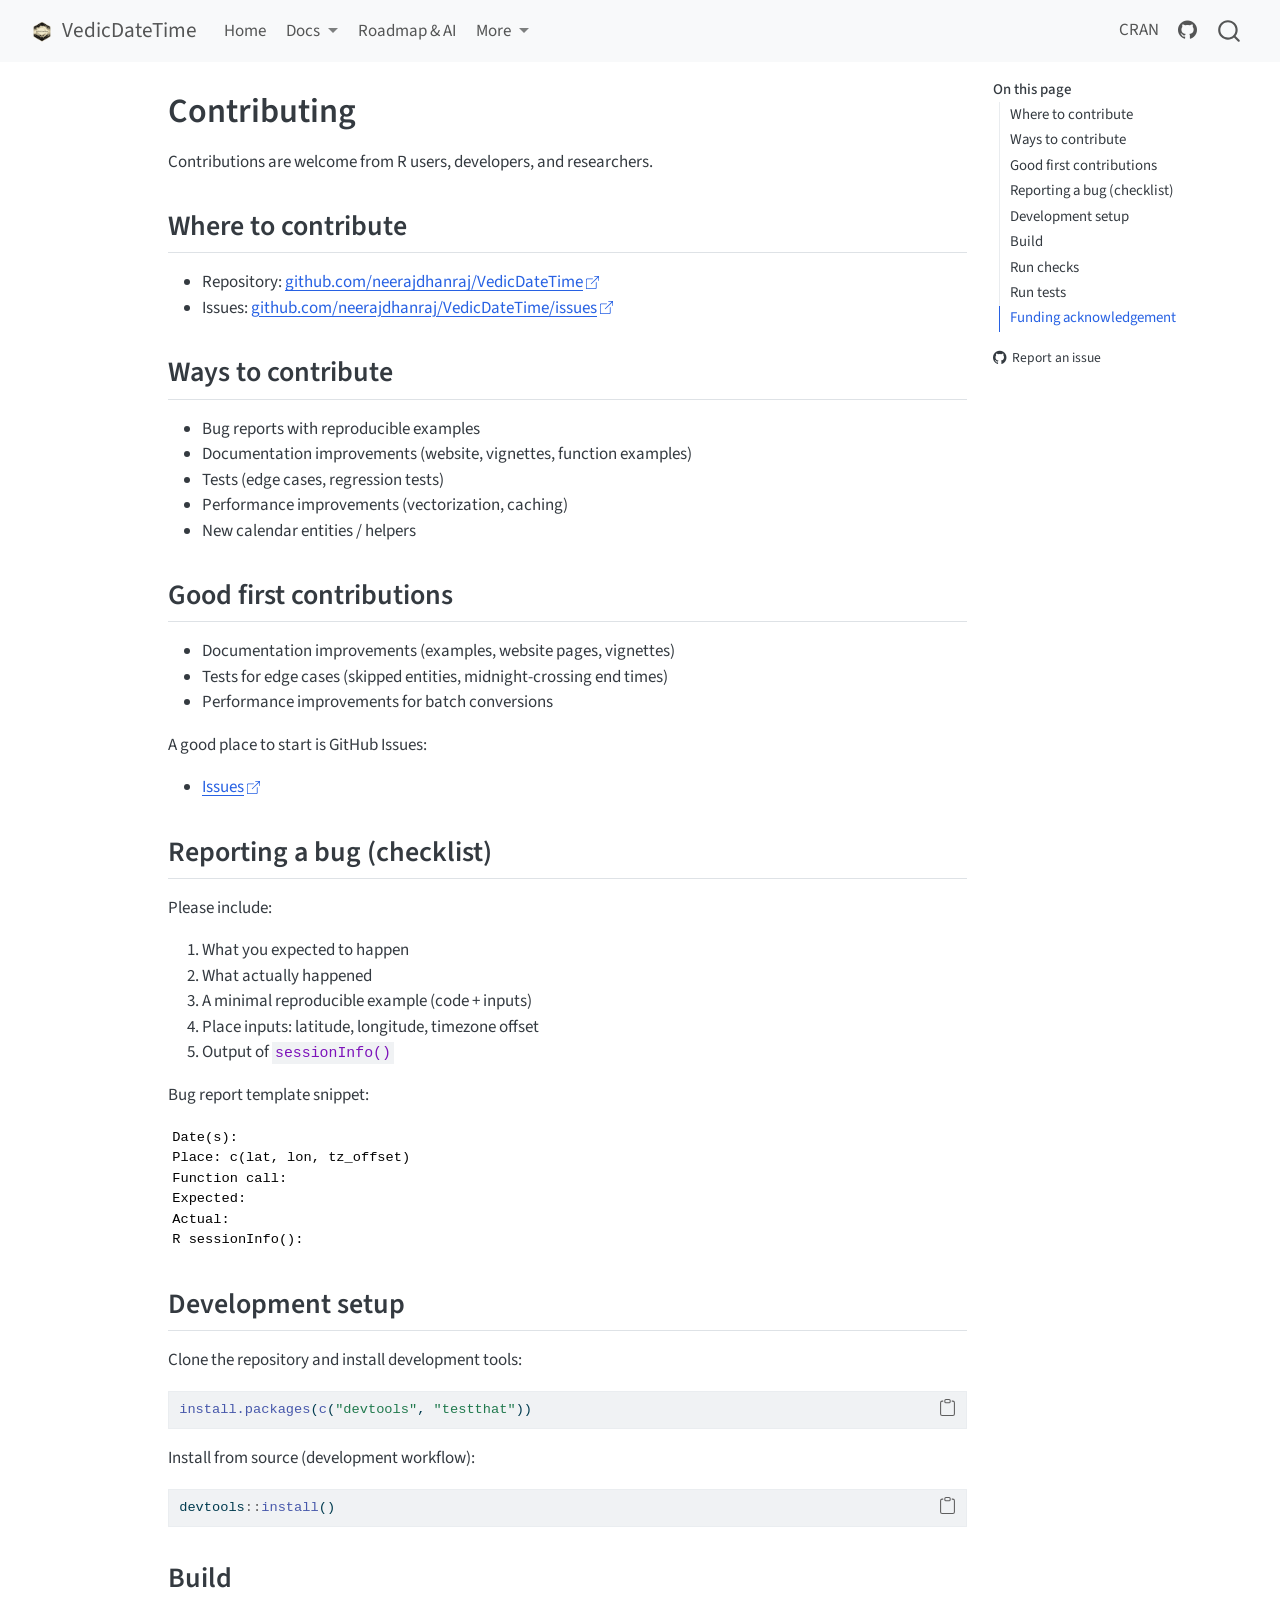
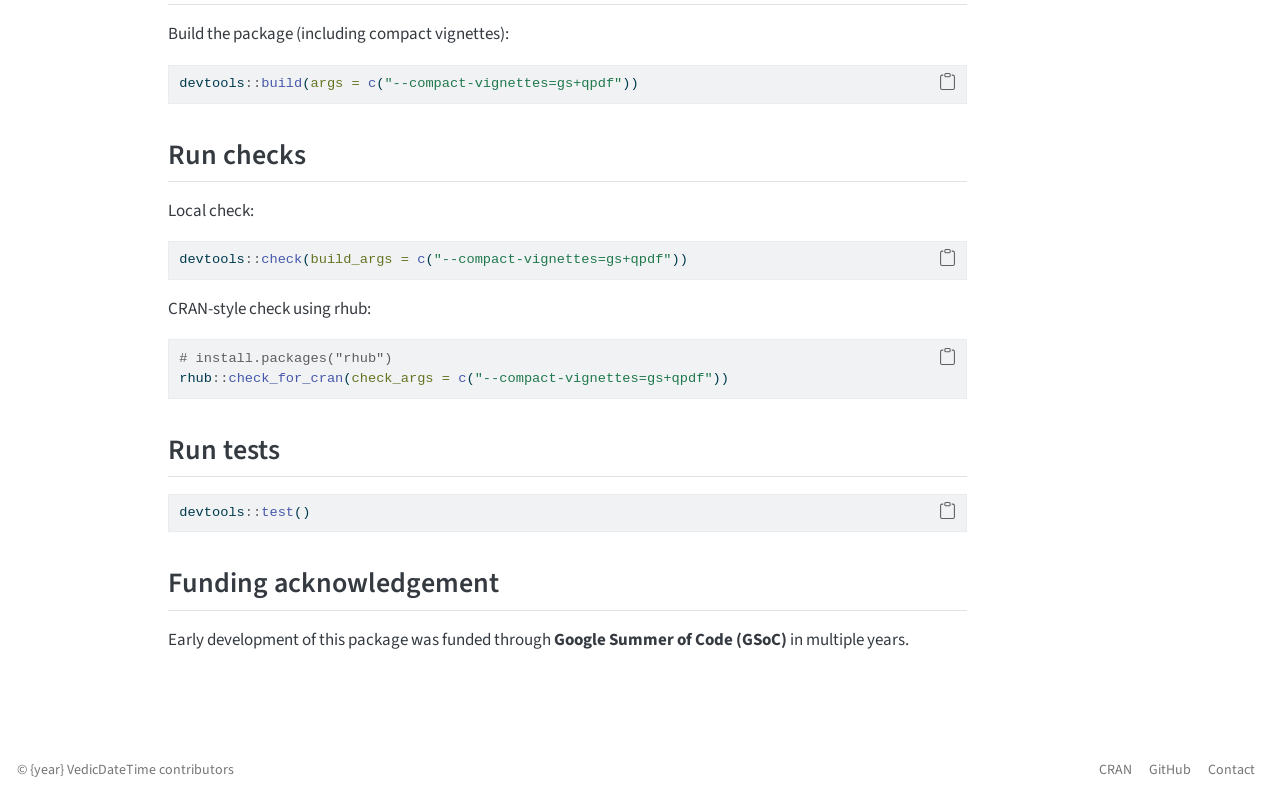
<file: docs/contributing.html>
<!DOCTYPE html>
<html xmlns="http://www.w3.org/1999/xhtml" lang="en" xml:lang="en"><head>

<meta charset="utf-8">
<meta name="generator" content="quarto-1.9.37">

<meta name="viewport" content="width=device-width, initial-scale=1.0, user-scalable=yes">


<title>Contributing – VedicDateTime</title>
<style>
/* Default styles provided by pandoc.
** See https://pandoc.org/MANUAL.html#variables-for-html for config info.
*/
code{white-space: pre-wrap;}
span.smallcaps{font-variant: small-caps;}
div.columns{display: flex; gap: min(4vw, 1.5em);}
div.column{flex: auto; overflow-x: auto;}
div.hanging-indent{margin-left: 1.5em; text-indent: -1.5em;}
ul.task-list{list-style: none;}
ul.task-list li input[type="checkbox"] {
  width: 0.8em;
  margin: 0 0.8em 0.2em -1em; /* quarto-specific, see https://github.com/quarto-dev/quarto-cli/issues/4556 */ 
  vertical-align: middle;
}
/* CSS for syntax highlighting */
html { -webkit-text-size-adjust: 100%; }
pre > code.sourceCode { white-space: pre; position: relative; }
pre > code.sourceCode > span { display: inline-block; line-height: 1.25; }
pre > code.sourceCode > span:empty { height: 1.2em; }
.sourceCode { overflow: visible; }
code.sourceCode > span { color: inherit; text-decoration: inherit; }
div.sourceCode { margin: 1em 0; }
pre.sourceCode { margin: 0; }
@media screen {
div.sourceCode { overflow: auto; }
}
@media print {
pre > code.sourceCode { white-space: pre-wrap; }
pre > code.sourceCode > span { text-indent: -5em; padding-left: 5em; }
}
pre.numberSource code
  { counter-reset: source-line 0; }
pre.numberSource code > span
  { position: relative; left: -4em; counter-increment: source-line; }
pre.numberSource code > span > a:first-child::before
  { content: counter(source-line);
    position: relative; left: -1em; text-align: right; vertical-align: baseline;
    border: none; display: inline-block;
    -webkit-touch-callout: none; -webkit-user-select: none;
    -khtml-user-select: none; -moz-user-select: none;
    -ms-user-select: none; user-select: none;
    padding: 0 4px; width: 4em;
  }
pre.numberSource { margin-left: 3em;  padding-left: 4px; }
div.sourceCode
  {   }
@media screen {
pre > code.sourceCode > span > a:first-child::before { text-decoration: underline; }
}
</style>


<script src="site_libs/quarto-nav/quarto-nav.js"></script>
<script src="site_libs/quarto-nav/headroom.min.js"></script>
<script src="site_libs/clipboard/clipboard.min.js"></script>
<script src="site_libs/quarto-search/autocomplete.umd.js"></script>
<script src="site_libs/quarto-search/fuse.min.js"></script>
<script src="site_libs/quarto-search/quarto-search.js"></script>
<meta name="quarto:offset" content="./">
<link href="./assets/VedicDateTimeLOGO2.png" rel="icon" type="image/png">
<script src="site_libs/quarto-html/quarto.js" type="module"></script>
<script src="site_libs/quarto-html/tabsets/tabsets.js" type="module"></script>
<script src="site_libs/quarto-html/popper.min.js"></script>
<script src="site_libs/quarto-html/tippy.umd.min.js"></script>
<script src="site_libs/quarto-html/anchor.min.js"></script>
<link href="site_libs/quarto-html/tippy.css" rel="stylesheet">
<link href="site_libs/quarto-html/quarto-syntax-highlighting-7f8f88aac4f3542376d5c11b86a4c14d.css" rel="stylesheet" id="quarto-text-highlighting-styles">
<script src="site_libs/bootstrap/bootstrap.min.js"></script>
<link href="site_libs/bootstrap/bootstrap-icons.css" rel="stylesheet">
<link href="site_libs/bootstrap/bootstrap-2c169b83e1fc2996b25bcc8774810429.min.css" rel="stylesheet" append-hash="true" id="quarto-bootstrap" data-mode="light">
<script id="quarto-search-options" type="application/json">{
  "location": "navbar",
  "copy-button": false,
  "collapse-after": 3,
  "panel-placement": "end",
  "type": "overlay",
  "limit": 50,
  "keyboard-shortcut": [
    "f",
    "/",
    "s"
  ],
  "show-item-context": false,
  "language": {
    "search-no-results-text": "No results",
    "search-matching-documents-text": "matching documents",
    "search-copy-link-title": "Copy link to search",
    "search-hide-matches-text": "Hide additional matches",
    "search-more-match-text": "more match in this document",
    "search-more-matches-text": "more matches in this document",
    "search-clear-button-title": "Clear",
    "search-text-placeholder": "",
    "search-detached-cancel-button-title": "Cancel",
    "search-submit-button-title": "Submit",
    "search-label": "Search"
  }
}</script>


<link rel="stylesheet" href="styles.css">
</head>

<body class="nav-fixed quarto-light">

<div id="quarto-search-results"></div>
  <header id="quarto-header" class="headroom fixed-top">
    <nav class="navbar navbar-expand-lg " data-bs-theme="dark">
      <div class="navbar-container container-fluid">
      <div class="navbar-brand-container mx-auto">
    <a href="./index.html" class="navbar-brand navbar-brand-logo">
    <img src="./assets/VedicDateTimeLOGO2.png" alt="" class="navbar-logo light-content">
    <img src="./assets/VedicDateTimeLOGO2.png" alt="" class="navbar-logo dark-content">
    </a>
    <a class="navbar-brand" href="./index.html">
    <span class="navbar-title">VedicDateTime</span>
    </a>
  </div>
            <div id="quarto-search" class="" title="Search"></div>
          <button class="navbar-toggler" type="button" data-bs-toggle="collapse" data-bs-target="#navbarCollapse" aria-controls="navbarCollapse" role="menu" aria-expanded="false" aria-label="Toggle navigation" onclick="if (window.quartoToggleHeadroom) { window.quartoToggleHeadroom(); }">
  <span class="navbar-toggler-icon"></span>
</button>
          <div class="collapse navbar-collapse" id="navbarCollapse">
            <ul class="navbar-nav navbar-nav-scroll me-auto">
  <li class="nav-item">
    <a class="nav-link" href="./index.html"> 
<span class="menu-text">Home</span></a>
  </li>  
  <li class="nav-item dropdown ">
    <a class="nav-link dropdown-toggle" href="#" id="nav-menu-docs" role="link" data-bs-toggle="dropdown" aria-expanded="false">
 <span class="menu-text">Docs</span>
    </a>
    <ul class="dropdown-menu" aria-labelledby="nav-menu-docs">    
        <li>
    <a class="dropdown-item" href="./getting-started.html">
 <span class="dropdown-text">Getting started</span></a>
  </li>  
        <li>
    <a class="dropdown-item" href="./cookbook.html">
 <span class="dropdown-text">Cookbook</span></a>
  </li>  
        <li>
    <a class="dropdown-item" href="./accuracy.html">
 <span class="dropdown-text">Accuracy &amp; conventions</span></a>
  </li>  
        <li>
    <a class="dropdown-item" href="./reference.html">
 <span class="dropdown-text">Reference (overview)</span></a>
  </li>  
        <li>
    <a class="dropdown-item" href="./pkgdown/">
 <span class="dropdown-text">API (pkgdown)</span></a>
  </li>  
        <li>
    <a class="dropdown-item" href="./articles.html">
 <span class="dropdown-text">Tutorials &amp; case studies</span></a>
  </li>  
    </ul>
  </li>
  <li class="nav-item">
    <a class="nav-link" href="./roadmap.html"> 
<span class="menu-text">Roadmap &amp; AI</span></a>
  </li>  
  <li class="nav-item dropdown ">
    <a class="nav-link dropdown-toggle" href="#" id="nav-menu-more" role="link" data-bs-toggle="dropdown" aria-expanded="false">
 <span class="menu-text">More</span>
    </a>
    <ul class="dropdown-menu" aria-labelledby="nav-menu-more">    
        <li>
    <a class="dropdown-item" href="./publications.html">
 <span class="dropdown-text">Publication</span></a>
  </li>  
        <li>
    <a class="dropdown-item" href="./contributing.html">
 <span class="dropdown-text">Contributing</span></a>
  </li>  
        <li>
    <a class="dropdown-item" href="./development.html">
 <span class="dropdown-text">Development</span></a>
  </li>  
        <li>
    <a class="dropdown-item" href="./faq.html">
 <span class="dropdown-text">FAQ</span></a>
  </li>  
        <li>
    <a class="dropdown-item" href="./about.html">
 <span class="dropdown-text">About</span></a>
  </li>  
        <li>
    <a class="dropdown-item" href="./changelog.html">
 <span class="dropdown-text">Changelog</span></a>
  </li>  
        <li>
    <a class="dropdown-item" href="./contact.html">
 <span class="dropdown-text">Contact</span></a>
  </li>  
    </ul>
  </li>
</ul>
            <ul class="navbar-nav navbar-nav-scroll ms-auto">
  <li class="nav-item">
    <a class="nav-link" href="https://cran.r-project.org/package=VedicDateTime"> 
<span class="menu-text">CRAN</span></a>
  </li>  
  <li class="nav-item compact">
    <a class="nav-link" href="https://github.com/neerajdhanraj/VedicDateTime"> <i class="bi bi-github" role="img">
</i> 
<span class="menu-text"></span></a>
  </li>  
</ul>
          </div> <!-- /navcollapse -->
            <div class="quarto-navbar-tools">
</div>
      </div> <!-- /container-fluid -->
    </nav>
</header>
<!-- content -->
<div id="quarto-content" class="quarto-container page-columns page-rows-contents page-layout-article page-navbar">
<!-- sidebar -->
<!-- margin-sidebar -->
    <div id="quarto-margin-sidebar" class="sidebar margin-sidebar">
        <nav id="TOC" role="doc-toc" class="toc-active">
    <h2 id="toc-title">On this page</h2>
   
  <ul>
  <li><a href="#where-to-contribute" id="toc-where-to-contribute" class="nav-link active" data-scroll-target="#where-to-contribute">Where to contribute</a></li>
  <li><a href="#ways-to-contribute" id="toc-ways-to-contribute" class="nav-link" data-scroll-target="#ways-to-contribute">Ways to contribute</a></li>
  <li><a href="#good-first-contributions" id="toc-good-first-contributions" class="nav-link" data-scroll-target="#good-first-contributions">Good first contributions</a></li>
  <li><a href="#reporting-a-bug-checklist" id="toc-reporting-a-bug-checklist" class="nav-link" data-scroll-target="#reporting-a-bug-checklist">Reporting a bug (checklist)</a></li>
  <li><a href="#development-setup" id="toc-development-setup" class="nav-link" data-scroll-target="#development-setup">Development setup</a></li>
  <li><a href="#build" id="toc-build" class="nav-link" data-scroll-target="#build">Build</a></li>
  <li><a href="#run-checks" id="toc-run-checks" class="nav-link" data-scroll-target="#run-checks">Run checks</a></li>
  <li><a href="#run-tests" id="toc-run-tests" class="nav-link" data-scroll-target="#run-tests">Run tests</a></li>
  <li><a href="#funding-acknowledgement" id="toc-funding-acknowledgement" class="nav-link" data-scroll-target="#funding-acknowledgement">Funding acknowledgement</a></li>
  </ul>
<div class="toc-actions"><ul><li><a href="https://github.com/neerajdhanraj/VedicDateTime/issues/new" class="toc-action"><i class="bi bi-github"></i>Report an issue</a></li></ul></div></nav>
    </div>
<!-- main -->
<main class="content" id="quarto-document-content">

<header id="title-block-header" class="quarto-title-block default">
<div class="quarto-title">
<h1 class="title">Contributing</h1>
</div>



<div class="quarto-title-meta">

    
  
    
  </div>
  


</header>


<p>Contributions are welcome from R users, developers, and researchers.</p>
<section id="where-to-contribute" class="level2">
<h2 class="anchored" data-anchor-id="where-to-contribute">Where to contribute</h2>
<ul>
<li>Repository: <a href="https://github.com/neerajdhanraj/VedicDateTime">github.com/neerajdhanraj/VedicDateTime</a></li>
<li>Issues: <a href="https://github.com/neerajdhanraj/VedicDateTime/issues">github.com/neerajdhanraj/VedicDateTime/issues</a></li>
</ul>
</section>
<section id="ways-to-contribute" class="level2">
<h2 class="anchored" data-anchor-id="ways-to-contribute">Ways to contribute</h2>
<ul>
<li>Bug reports with reproducible examples</li>
<li>Documentation improvements (website, vignettes, function examples)</li>
<li>Tests (edge cases, regression tests)</li>
<li>Performance improvements (vectorization, caching)</li>
<li>New calendar entities / helpers</li>
</ul>
</section>
<section id="good-first-contributions" class="level2">
<h2 class="anchored" data-anchor-id="good-first-contributions">Good first contributions</h2>
<ul>
<li>Documentation improvements (examples, website pages, vignettes)</li>
<li>Tests for edge cases (skipped entities, midnight-crossing end times)</li>
<li>Performance improvements for batch conversions</li>
</ul>
<p>A good place to start is GitHub Issues:</p>
<ul>
<li><a href="https://github.com/neerajdhanraj/VedicDateTime/issues">Issues</a></li>
</ul>
</section>
<section id="reporting-a-bug-checklist" class="level2">
<h2 class="anchored" data-anchor-id="reporting-a-bug-checklist">Reporting a bug (checklist)</h2>
<p>Please include:</p>
<ol type="1">
<li>What you expected to happen</li>
<li>What actually happened</li>
<li>A minimal reproducible example (code + inputs)</li>
<li>Place inputs: latitude, longitude, timezone offset</li>
<li>Output of <code>sessionInfo()</code></li>
</ol>
<p>Bug report template snippet:</p>
<pre class="text"><code>Date(s):
Place: c(lat, lon, tz_offset)
Function call:
Expected:
Actual:
R sessionInfo():</code></pre>
</section>
<section id="development-setup" class="level2">
<h2 class="anchored" data-anchor-id="development-setup">Development setup</h2>
<p>Clone the repository and install development tools:</p>
<div class="code-copy-outer-scaffold"><div class="sourceCode" id="cb2"><pre class="sourceCode r code-with-copy"><code class="sourceCode r"><span id="cb2-1"><a href="#cb2-1" aria-hidden="true" tabindex="-1"></a><span class="fu">install.packages</span>(<span class="fu">c</span>(<span class="st">"devtools"</span>, <span class="st">"testthat"</span>))</span></code></pre></div><button title="Copy to Clipboard" class="code-copy-button"><i class="bi"></i></button></div>
<p>Install from source (development workflow):</p>
<div class="code-copy-outer-scaffold"><div class="sourceCode" id="cb3"><pre class="sourceCode r code-with-copy"><code class="sourceCode r"><span id="cb3-1"><a href="#cb3-1" aria-hidden="true" tabindex="-1"></a>devtools<span class="sc">::</span><span class="fu">install</span>()</span></code></pre></div><button title="Copy to Clipboard" class="code-copy-button"><i class="bi"></i></button></div>
</section>
<section id="build" class="level2">
<h2 class="anchored" data-anchor-id="build">Build</h2>
<p>Build the package (including compact vignettes):</p>
<div class="code-copy-outer-scaffold"><div class="sourceCode" id="cb4"><pre class="sourceCode r code-with-copy"><code class="sourceCode r"><span id="cb4-1"><a href="#cb4-1" aria-hidden="true" tabindex="-1"></a>devtools<span class="sc">::</span><span class="fu">build</span>(<span class="at">args =</span> <span class="fu">c</span>(<span class="st">"--compact-vignettes=gs+qpdf"</span>))</span></code></pre></div><button title="Copy to Clipboard" class="code-copy-button"><i class="bi"></i></button></div>
</section>
<section id="run-checks" class="level2">
<h2 class="anchored" data-anchor-id="run-checks">Run checks</h2>
<p>Local check:</p>
<div class="code-copy-outer-scaffold"><div class="sourceCode" id="cb5"><pre class="sourceCode r code-with-copy"><code class="sourceCode r"><span id="cb5-1"><a href="#cb5-1" aria-hidden="true" tabindex="-1"></a>devtools<span class="sc">::</span><span class="fu">check</span>(<span class="at">build_args =</span> <span class="fu">c</span>(<span class="st">"--compact-vignettes=gs+qpdf"</span>))</span></code></pre></div><button title="Copy to Clipboard" class="code-copy-button"><i class="bi"></i></button></div>
<p>CRAN-style check using rhub:</p>
<div class="code-copy-outer-scaffold"><div class="sourceCode" id="cb6"><pre class="sourceCode r code-with-copy"><code class="sourceCode r"><span id="cb6-1"><a href="#cb6-1" aria-hidden="true" tabindex="-1"></a><span class="co"># install.packages("rhub")</span></span>
<span id="cb6-2"><a href="#cb6-2" aria-hidden="true" tabindex="-1"></a>rhub<span class="sc">::</span><span class="fu">check_for_cran</span>(<span class="at">check_args =</span> <span class="fu">c</span>(<span class="st">"--compact-vignettes=gs+qpdf"</span>))</span></code></pre></div><button title="Copy to Clipboard" class="code-copy-button"><i class="bi"></i></button></div>
</section>
<section id="run-tests" class="level2">
<h2 class="anchored" data-anchor-id="run-tests">Run tests</h2>
<div class="code-copy-outer-scaffold"><div class="sourceCode" id="cb7"><pre class="sourceCode r code-with-copy"><code class="sourceCode r"><span id="cb7-1"><a href="#cb7-1" aria-hidden="true" tabindex="-1"></a>devtools<span class="sc">::</span><span class="fu">test</span>()</span></code></pre></div><button title="Copy to Clipboard" class="code-copy-button"><i class="bi"></i></button></div>
</section>
<section id="funding-acknowledgement" class="level2">
<h2 class="anchored" data-anchor-id="funding-acknowledgement">Funding acknowledgement</h2>
<p>Early development of this package was funded through <strong>Google Summer of Code (GSoC)</strong> in multiple years.</p>


</section>

</main> <!-- /main -->
<script id="quarto-html-after-body" type="application/javascript">
  window.document.addEventListener("DOMContentLoaded", function (event) {
    const icon = "";
    const anchorJS = new window.AnchorJS();
    anchorJS.options = {
      placement: 'right',
      icon: icon
    };
    anchorJS.add('.anchored');
    const isCodeAnnotation = (el) => {
      for (const clz of el.classList) {
        if (clz.startsWith('code-annotation-')) {                     
          return true;
        }
      }
      return false;
    }
    const onCopySuccess = function(e) {
      // button target
      const button = e.trigger;
      // don't keep focus
      button.blur();
      // flash "checked"
      button.classList.add('code-copy-button-checked');
      var currentTitle = button.getAttribute("title");
      button.setAttribute("title", "Copied!");
      let tooltip;
      if (window.bootstrap) {
        button.setAttribute("data-bs-toggle", "tooltip");
        button.setAttribute("data-bs-placement", "left");
        button.setAttribute("data-bs-title", "Copied!");
        tooltip = new bootstrap.Tooltip(button, 
          { trigger: "manual", 
            customClass: "code-copy-button-tooltip",
            offset: [0, -8]});
        tooltip.show();    
      }
      setTimeout(function() {
        if (tooltip) {
          tooltip.hide();
          button.removeAttribute("data-bs-title");
          button.removeAttribute("data-bs-toggle");
          button.removeAttribute("data-bs-placement");
        }
        button.setAttribute("title", currentTitle);
        button.classList.remove('code-copy-button-checked');
      }, 1000);
      // clear code selection
      e.clearSelection();
    }
    const getTextToCopy = function(trigger) {
      const outerScaffold = trigger.parentElement.cloneNode(true);
      const codeEl = outerScaffold.querySelector('code');
      for (const childEl of codeEl.children) {
        if (isCodeAnnotation(childEl)) {
          childEl.remove();
        }
      }
      return codeEl.innerText;
    }
    const clipboard = new window.ClipboardJS('.code-copy-button:not([data-in-quarto-modal])', {
      text: getTextToCopy
    });
    clipboard.on('success', onCopySuccess);
    if (window.document.getElementById('quarto-embedded-source-code-modal')) {
      const clipboardModal = new window.ClipboardJS('.code-copy-button[data-in-quarto-modal]', {
        text: getTextToCopy,
        container: window.document.getElementById('quarto-embedded-source-code-modal')
      });
      clipboardModal.on('success', onCopySuccess);
    }
      var localhostRegex = new RegExp(/^(?:http|https):\/\/localhost\:?[0-9]*\//);
      var mailtoRegex = new RegExp(/^mailto:/);
        var filterRegex = new RegExp("https:\/\/neerajdhanraj\.github\.io\/VedicDateTime\/");
      var isInternal = (href) => {
          return filterRegex.test(href) || localhostRegex.test(href) || mailtoRegex.test(href);
      }
      // Inspect non-navigation links and adorn them if external
     var links = window.document.querySelectorAll('a[href]:not(.nav-link):not(.navbar-brand):not(.toc-action):not(.sidebar-link):not(.sidebar-item-toggle):not(.pagination-link):not(.no-external):not([aria-hidden]):not(.dropdown-item):not(.quarto-navigation-tool):not(.about-link)');
      for (var i=0; i<links.length; i++) {
        const link = links[i];
        if (!isInternal(link.href)) {
          // undo the damage that might have been done by quarto-nav.js in the case of
          // links that we want to consider external
          if (link.dataset.originalHref !== undefined) {
            link.href = link.dataset.originalHref;
          }
            // target, if specified
            link.setAttribute("target", "_blank");
            if (link.getAttribute("rel") === null) {
              link.setAttribute("rel", "noopener");
            }
            // default icon
            link.classList.add("external");
        }
      }
    function tippyHover(el, contentFn, onTriggerFn, onUntriggerFn) {
      const config = {
        allowHTML: true,
        maxWidth: 500,
        delay: 100,
        arrow: false,
        appendTo: function(el) {
            return el.parentElement;
        },
        interactive: true,
        interactiveBorder: 10,
        theme: 'quarto',
        placement: 'bottom-start',
      };
      if (contentFn) {
        config.content = contentFn;
      }
      if (onTriggerFn) {
        config.onTrigger = onTriggerFn;
      }
      if (onUntriggerFn) {
        config.onUntrigger = onUntriggerFn;
      }
      window.tippy(el, config); 
    }
    const noterefs = window.document.querySelectorAll('a[role="doc-noteref"]');
    for (var i=0; i<noterefs.length; i++) {
      const ref = noterefs[i];
      tippyHover(ref, function() {
        // use id or data attribute instead here
        let href = ref.getAttribute('data-footnote-href') || ref.getAttribute('href');
        try { href = new URL(href).hash; } catch {}
        const id = href.replace(/^#\/?/, "");
        const note = window.document.getElementById(id);
        if (note) {
          return note.innerHTML;
        } else {
          return "";
        }
      });
    }
    const xrefs = window.document.querySelectorAll('a.quarto-xref');
    const processXRef = (id, note) => {
      // Strip column container classes
      const stripColumnClz = (el) => {
        el.classList.remove("page-full", "page-columns");
        if (el.children) {
          for (const child of el.children) {
            stripColumnClz(child);
          }
        }
      }
      stripColumnClz(note)
      if (id === null || id.startsWith('sec-')) {
        // Special case sections, only their first couple elements
        const container = document.createElement("div");
        if (note.children && note.children.length > 2) {
          container.appendChild(note.children[0].cloneNode(true));
          for (let i = 1; i < note.children.length; i++) {
            const child = note.children[i];
            if (child.tagName === "P" && child.innerText === "") {
              continue;
            } else {
              container.appendChild(child.cloneNode(true));
              break;
            }
          }
          if (window.Quarto?.typesetMath) {
            window.Quarto.typesetMath(container);
          }
          return container.innerHTML
        } else {
          if (window.Quarto?.typesetMath) {
            window.Quarto.typesetMath(note);
          }
          return note.innerHTML;
        }
      } else {
        // Remove any anchor links if they are present
        const anchorLink = note.querySelector('a.anchorjs-link');
        if (anchorLink) {
          anchorLink.remove();
        }
        if (window.Quarto?.typesetMath) {
          window.Quarto.typesetMath(note);
        }
        if (note.classList.contains("callout")) {
          return note.outerHTML;
        } else {
          return note.innerHTML;
        }
      }
    }
    for (var i=0; i<xrefs.length; i++) {
      const xref = xrefs[i];
      tippyHover(xref, undefined, function(instance) {
        instance.disable();
        let url = xref.getAttribute('href');
        let hash = undefined; 
        if (url.startsWith('#')) {
          hash = url;
        } else {
          try { hash = new URL(url).hash; } catch {}
        }
        if (hash) {
          const id = hash.replace(/^#\/?/, "");
          const note = window.document.getElementById(id);
          if (note !== null) {
            try {
              const html = processXRef(id, note.cloneNode(true));
              instance.setContent(html);
            } finally {
              instance.enable();
              instance.show();
            }
          } else {
            // See if we can fetch this
            fetch(url.split('#')[0])
            .then(res => res.text())
            .then(html => {
              const parser = new DOMParser();
              const htmlDoc = parser.parseFromString(html, "text/html");
              const note = htmlDoc.getElementById(id);
              if (note !== null) {
                const html = processXRef(id, note);
                instance.setContent(html);
              } 
            }).finally(() => {
              instance.enable();
              instance.show();
            });
          }
        } else {
          // See if we can fetch a full url (with no hash to target)
          // This is a special case and we should probably do some content thinning / targeting
          fetch(url)
          .then(res => res.text())
          .then(html => {
            const parser = new DOMParser();
            const htmlDoc = parser.parseFromString(html, "text/html");
            const note = htmlDoc.querySelector('main.content');
            if (note !== null) {
              // This should only happen for chapter cross references
              // (since there is no id in the URL)
              // remove the first header
              if (note.children.length > 0 && note.children[0].tagName === "HEADER") {
                note.children[0].remove();
              }
              const html = processXRef(null, note);
              instance.setContent(html);
            } 
          }).finally(() => {
            instance.enable();
            instance.show();
          });
        }
      }, function(instance) {
      });
    }
        let selectedAnnoteEl;
        const selectorForAnnotation = ( cell, annotation) => {
          let cellAttr = 'data-code-cell="' + cell + '"';
          let lineAttr = 'data-code-annotation="' +  annotation + '"';
          const selector = 'span[' + cellAttr + '][' + lineAttr + ']';
          return selector;
        }
        const selectCodeLines = (annoteEl) => {
          const doc = window.document;
          const targetCell = annoteEl.getAttribute("data-target-cell");
          const targetAnnotation = annoteEl.getAttribute("data-target-annotation");
          const annoteSpan = window.document.querySelector(selectorForAnnotation(targetCell, targetAnnotation));
          const lines = annoteSpan.getAttribute("data-code-lines").split(",");
          const lineIds = lines.map((line) => {
            return targetCell + "-" + line;
          })
          let top = null;
          let height = null;
          let parent = null;
          if (lineIds.length > 0) {
              //compute the position of the single el (top and bottom and make a div)
              const el = window.document.getElementById(lineIds[0]);
              top = el.offsetTop;
              height = el.offsetHeight;
              parent = el.parentElement.parentElement;
            if (lineIds.length > 1) {
              const lastEl = window.document.getElementById(lineIds[lineIds.length - 1]);
              const bottom = lastEl.offsetTop + lastEl.offsetHeight;
              height = bottom - top;
            }
            if (top !== null && height !== null && parent !== null) {
              // cook up a div (if necessary) and position it 
              let div = window.document.getElementById("code-annotation-line-highlight");
              if (div === null) {
                div = window.document.createElement("div");
                div.setAttribute("id", "code-annotation-line-highlight");
                div.style.position = 'absolute';
                parent.appendChild(div);
              }
              div.style.top = top - 2 + "px";
              div.style.height = height + 4 + "px";
              div.style.left = 0;
              let gutterDiv = window.document.getElementById("code-annotation-line-highlight-gutter");
              if (gutterDiv === null) {
                gutterDiv = window.document.createElement("div");
                gutterDiv.setAttribute("id", "code-annotation-line-highlight-gutter");
                gutterDiv.style.position = 'absolute';
                const codeCell = window.document.getElementById(targetCell);
                const gutter = codeCell.querySelector('.code-annotation-gutter');
                gutter.appendChild(gutterDiv);
              }
              gutterDiv.style.top = top - 2 + "px";
              gutterDiv.style.height = height + 4 + "px";
            }
            selectedAnnoteEl = annoteEl;
          }
        };
        const unselectCodeLines = () => {
          const elementsIds = ["code-annotation-line-highlight", "code-annotation-line-highlight-gutter"];
          elementsIds.forEach((elId) => {
            const div = window.document.getElementById(elId);
            if (div) {
              div.remove();
            }
          });
          selectedAnnoteEl = undefined;
        };
          // Handle positioning of the toggle
      window.addEventListener(
        "resize",
        throttle(() => {
          elRect = undefined;
          if (selectedAnnoteEl) {
            selectCodeLines(selectedAnnoteEl);
          }
        }, 10)
      );
      function throttle(fn, ms) {
      let throttle = false;
      let timer;
        return (...args) => {
          if(!throttle) { // first call gets through
              fn.apply(this, args);
              throttle = true;
          } else { // all the others get throttled
              if(timer) clearTimeout(timer); // cancel #2
              timer = setTimeout(() => {
                fn.apply(this, args);
                timer = throttle = false;
              }, ms);
          }
        };
      }
        // Attach click handler to the DT
        const annoteDls = window.document.querySelectorAll('dt[data-target-cell]');
        for (const annoteDlNode of annoteDls) {
          annoteDlNode.addEventListener('click', (event) => {
            const clickedEl = event.target;
            if (clickedEl !== selectedAnnoteEl) {
              unselectCodeLines();
              const activeEl = window.document.querySelector('dt[data-target-cell].code-annotation-active');
              if (activeEl) {
                activeEl.classList.remove('code-annotation-active');
              }
              selectCodeLines(clickedEl);
              clickedEl.classList.add('code-annotation-active');
            } else {
              // Unselect the line
              unselectCodeLines();
              clickedEl.classList.remove('code-annotation-active');
            }
          });
        }
    const findCites = (el) => {
      const parentEl = el.parentElement;
      if (parentEl) {
        const cites = parentEl.dataset.cites;
        if (cites) {
          return {
            el,
            cites: cites.split(' ')
          };
        } else {
          return findCites(el.parentElement)
        }
      } else {
        return undefined;
      }
    };
    var bibliorefs = window.document.querySelectorAll('a[role="doc-biblioref"]');
    for (var i=0; i<bibliorefs.length; i++) {
      const ref = bibliorefs[i];
      const citeInfo = findCites(ref);
      if (citeInfo) {
        tippyHover(citeInfo.el, function() {
          var popup = window.document.createElement('div');
          citeInfo.cites.forEach(function(cite) {
            var citeDiv = window.document.createElement('div');
            citeDiv.classList.add('hanging-indent');
            citeDiv.classList.add('csl-entry');
            var biblioDiv = window.document.getElementById('ref-' + cite);
            if (biblioDiv) {
              citeDiv.innerHTML = biblioDiv.innerHTML;
            }
            popup.appendChild(citeDiv);
          });
          return popup.innerHTML;
        });
      }
    }
  });
  </script>
</div> <!-- /content -->
<footer class="footer">
  <div class="nav-footer">
    <div class="nav-footer-left">
<p>© {year} VedicDateTime contributors</p>
</div>   
    <div class="nav-footer-center">
      &nbsp;
    <div class="toc-actions d-sm-block d-md-none"><ul><li><a href="https://github.com/neerajdhanraj/VedicDateTime/issues/new" class="toc-action"><i class="bi bi-github"></i>Report an issue</a></li></ul></div></div>
    <div class="nav-footer-right">
      <ul class="footer-items list-unstyled">
    <li class="nav-item">
    <a class="nav-link" href="https://cran.r-project.org/package=VedicDateTime">
<p>CRAN</p>
</a>
  </li>  
    <li class="nav-item">
    <a class="nav-link" href="https://github.com/neerajdhanraj/VedicDateTime">
<p>GitHub</p>
</a>
  </li>  
    <li class="nav-item">
    <a class="nav-link" href="./contact.html">
<p>Contact</p>
</a>
  </li>  
</ul>
    </div>
  </div>
</footer>




</body></html>
</file>
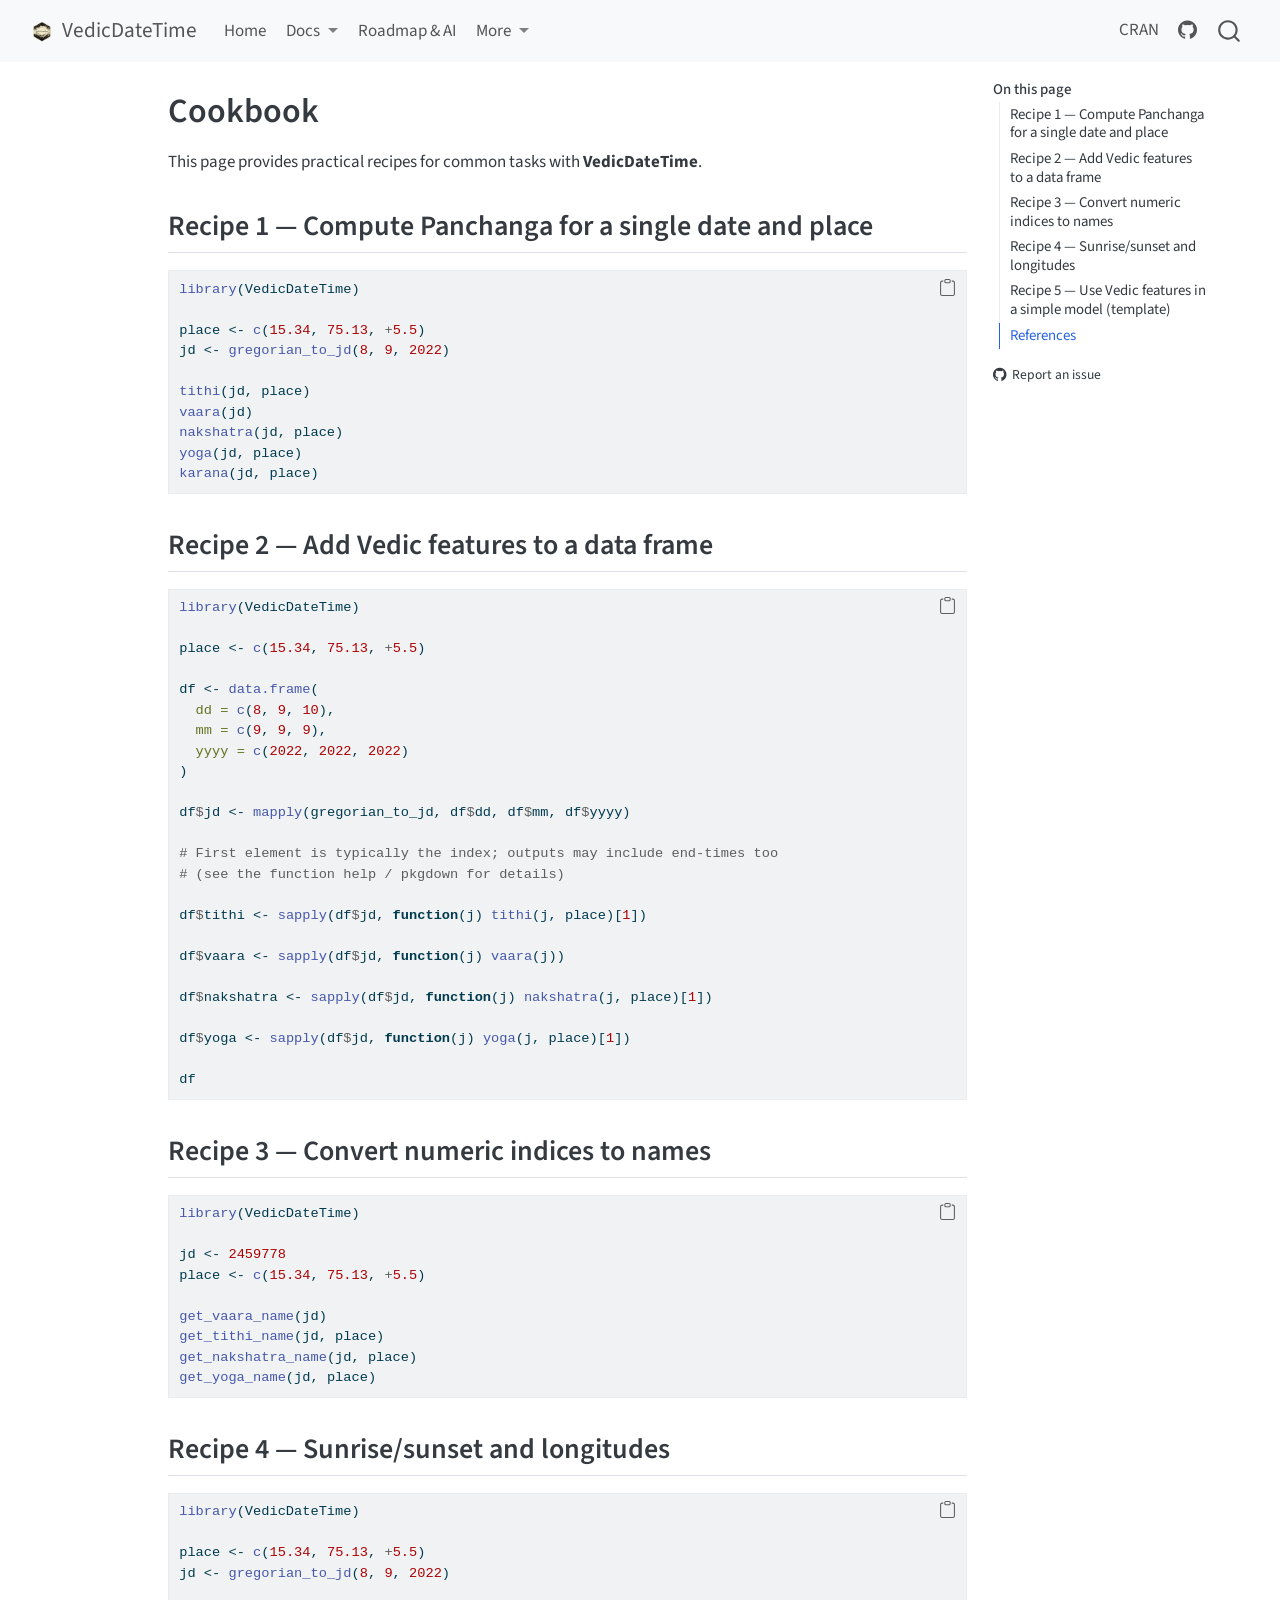
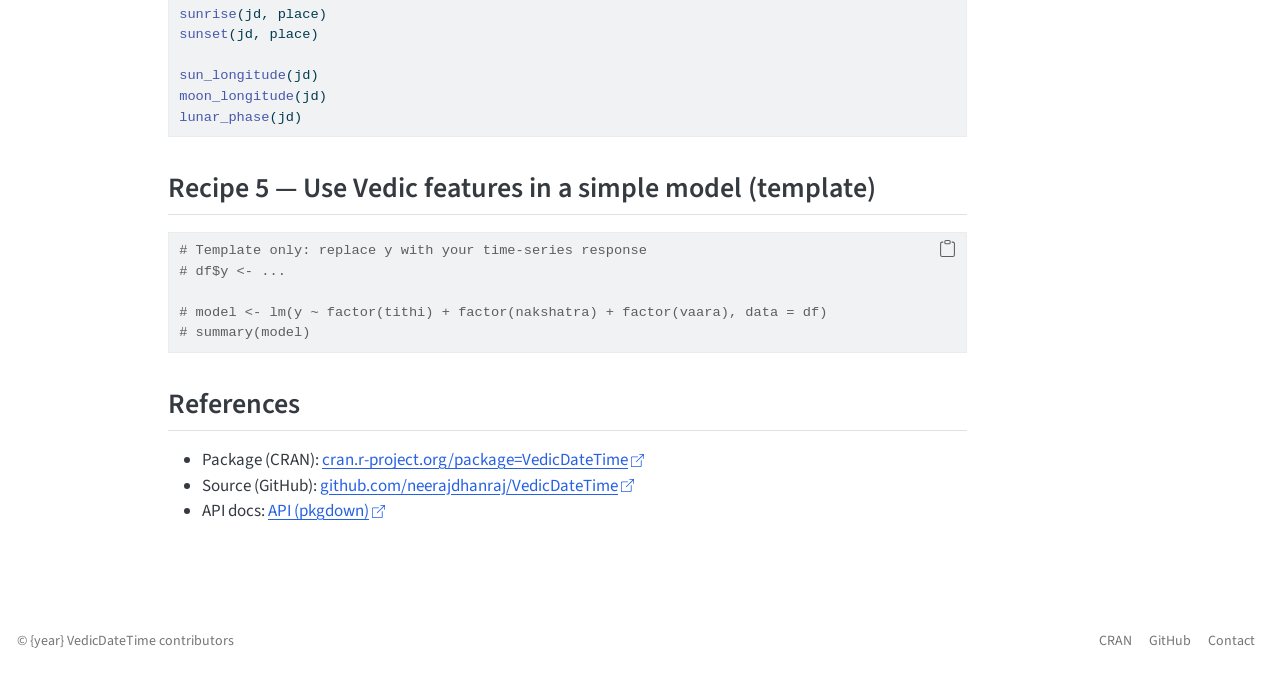
<file: docs/cookbook.html>
<!DOCTYPE html>
<html xmlns="http://www.w3.org/1999/xhtml" lang="en" xml:lang="en"><head>

<meta charset="utf-8">
<meta name="generator" content="quarto-1.9.37">

<meta name="viewport" content="width=device-width, initial-scale=1.0, user-scalable=yes">


<title>Cookbook – VedicDateTime</title>
<style>
/* Default styles provided by pandoc.
** See https://pandoc.org/MANUAL.html#variables-for-html for config info.
*/
code{white-space: pre-wrap;}
span.smallcaps{font-variant: small-caps;}
div.columns{display: flex; gap: min(4vw, 1.5em);}
div.column{flex: auto; overflow-x: auto;}
div.hanging-indent{margin-left: 1.5em; text-indent: -1.5em;}
ul.task-list{list-style: none;}
ul.task-list li input[type="checkbox"] {
  width: 0.8em;
  margin: 0 0.8em 0.2em -1em; /* quarto-specific, see https://github.com/quarto-dev/quarto-cli/issues/4556 */ 
  vertical-align: middle;
}
/* CSS for syntax highlighting */
html { -webkit-text-size-adjust: 100%; }
pre > code.sourceCode { white-space: pre; position: relative; }
pre > code.sourceCode > span { display: inline-block; line-height: 1.25; }
pre > code.sourceCode > span:empty { height: 1.2em; }
.sourceCode { overflow: visible; }
code.sourceCode > span { color: inherit; text-decoration: inherit; }
div.sourceCode { margin: 1em 0; }
pre.sourceCode { margin: 0; }
@media screen {
div.sourceCode { overflow: auto; }
}
@media print {
pre > code.sourceCode { white-space: pre-wrap; }
pre > code.sourceCode > span { text-indent: -5em; padding-left: 5em; }
}
pre.numberSource code
  { counter-reset: source-line 0; }
pre.numberSource code > span
  { position: relative; left: -4em; counter-increment: source-line; }
pre.numberSource code > span > a:first-child::before
  { content: counter(source-line);
    position: relative; left: -1em; text-align: right; vertical-align: baseline;
    border: none; display: inline-block;
    -webkit-touch-callout: none; -webkit-user-select: none;
    -khtml-user-select: none; -moz-user-select: none;
    -ms-user-select: none; user-select: none;
    padding: 0 4px; width: 4em;
  }
pre.numberSource { margin-left: 3em;  padding-left: 4px; }
div.sourceCode
  {   }
@media screen {
pre > code.sourceCode > span > a:first-child::before { text-decoration: underline; }
}
</style>


<script src="site_libs/quarto-nav/quarto-nav.js"></script>
<script src="site_libs/quarto-nav/headroom.min.js"></script>
<script src="site_libs/clipboard/clipboard.min.js"></script>
<script src="site_libs/quarto-search/autocomplete.umd.js"></script>
<script src="site_libs/quarto-search/fuse.min.js"></script>
<script src="site_libs/quarto-search/quarto-search.js"></script>
<meta name="quarto:offset" content="./">
<link href="./assets/VedicDateTimeLOGO2.png" rel="icon" type="image/png">
<script src="site_libs/quarto-html/quarto.js" type="module"></script>
<script src="site_libs/quarto-html/tabsets/tabsets.js" type="module"></script>
<script src="site_libs/quarto-html/popper.min.js"></script>
<script src="site_libs/quarto-html/tippy.umd.min.js"></script>
<script src="site_libs/quarto-html/anchor.min.js"></script>
<link href="site_libs/quarto-html/tippy.css" rel="stylesheet">
<link href="site_libs/quarto-html/quarto-syntax-highlighting-7f8f88aac4f3542376d5c11b86a4c14d.css" rel="stylesheet" id="quarto-text-highlighting-styles">
<script src="site_libs/bootstrap/bootstrap.min.js"></script>
<link href="site_libs/bootstrap/bootstrap-icons.css" rel="stylesheet">
<link href="site_libs/bootstrap/bootstrap-2c169b83e1fc2996b25bcc8774810429.min.css" rel="stylesheet" append-hash="true" id="quarto-bootstrap" data-mode="light">
<script id="quarto-search-options" type="application/json">{
  "location": "navbar",
  "copy-button": false,
  "collapse-after": 3,
  "panel-placement": "end",
  "type": "overlay",
  "limit": 50,
  "keyboard-shortcut": [
    "f",
    "/",
    "s"
  ],
  "show-item-context": false,
  "language": {
    "search-no-results-text": "No results",
    "search-matching-documents-text": "matching documents",
    "search-copy-link-title": "Copy link to search",
    "search-hide-matches-text": "Hide additional matches",
    "search-more-match-text": "more match in this document",
    "search-more-matches-text": "more matches in this document",
    "search-clear-button-title": "Clear",
    "search-text-placeholder": "",
    "search-detached-cancel-button-title": "Cancel",
    "search-submit-button-title": "Submit",
    "search-label": "Search"
  }
}</script>


<link rel="stylesheet" href="styles.css">
</head>

<body class="nav-fixed quarto-light">

<div id="quarto-search-results"></div>
  <header id="quarto-header" class="headroom fixed-top">
    <nav class="navbar navbar-expand-lg " data-bs-theme="dark">
      <div class="navbar-container container-fluid">
      <div class="navbar-brand-container mx-auto">
    <a href="./index.html" class="navbar-brand navbar-brand-logo">
    <img src="./assets/VedicDateTimeLOGO2.png" alt="" class="navbar-logo light-content">
    <img src="./assets/VedicDateTimeLOGO2.png" alt="" class="navbar-logo dark-content">
    </a>
    <a class="navbar-brand" href="./index.html">
    <span class="navbar-title">VedicDateTime</span>
    </a>
  </div>
            <div id="quarto-search" class="" title="Search"></div>
          <button class="navbar-toggler" type="button" data-bs-toggle="collapse" data-bs-target="#navbarCollapse" aria-controls="navbarCollapse" role="menu" aria-expanded="false" aria-label="Toggle navigation" onclick="if (window.quartoToggleHeadroom) { window.quartoToggleHeadroom(); }">
  <span class="navbar-toggler-icon"></span>
</button>
          <div class="collapse navbar-collapse" id="navbarCollapse">
            <ul class="navbar-nav navbar-nav-scroll me-auto">
  <li class="nav-item">
    <a class="nav-link" href="./index.html"> 
<span class="menu-text">Home</span></a>
  </li>  
  <li class="nav-item dropdown ">
    <a class="nav-link dropdown-toggle" href="#" id="nav-menu-docs" role="link" data-bs-toggle="dropdown" aria-expanded="false">
 <span class="menu-text">Docs</span>
    </a>
    <ul class="dropdown-menu" aria-labelledby="nav-menu-docs">    
        <li>
    <a class="dropdown-item" href="./getting-started.html">
 <span class="dropdown-text">Getting started</span></a>
  </li>  
        <li>
    <a class="dropdown-item" href="./cookbook.html">
 <span class="dropdown-text">Cookbook</span></a>
  </li>  
        <li>
    <a class="dropdown-item" href="./accuracy.html">
 <span class="dropdown-text">Accuracy &amp; conventions</span></a>
  </li>  
        <li>
    <a class="dropdown-item" href="./reference.html">
 <span class="dropdown-text">Reference (overview)</span></a>
  </li>  
        <li>
    <a class="dropdown-item" href="./pkgdown/">
 <span class="dropdown-text">API (pkgdown)</span></a>
  </li>  
        <li>
    <a class="dropdown-item" href="./articles.html">
 <span class="dropdown-text">Tutorials &amp; case studies</span></a>
  </li>  
    </ul>
  </li>
  <li class="nav-item">
    <a class="nav-link" href="./roadmap.html"> 
<span class="menu-text">Roadmap &amp; AI</span></a>
  </li>  
  <li class="nav-item dropdown ">
    <a class="nav-link dropdown-toggle" href="#" id="nav-menu-more" role="link" data-bs-toggle="dropdown" aria-expanded="false">
 <span class="menu-text">More</span>
    </a>
    <ul class="dropdown-menu" aria-labelledby="nav-menu-more">    
        <li>
    <a class="dropdown-item" href="./publications.html">
 <span class="dropdown-text">Publication</span></a>
  </li>  
        <li>
    <a class="dropdown-item" href="./contributing.html">
 <span class="dropdown-text">Contributing</span></a>
  </li>  
        <li>
    <a class="dropdown-item" href="./development.html">
 <span class="dropdown-text">Development</span></a>
  </li>  
        <li>
    <a class="dropdown-item" href="./faq.html">
 <span class="dropdown-text">FAQ</span></a>
  </li>  
        <li>
    <a class="dropdown-item" href="./about.html">
 <span class="dropdown-text">About</span></a>
  </li>  
        <li>
    <a class="dropdown-item" href="./changelog.html">
 <span class="dropdown-text">Changelog</span></a>
  </li>  
        <li>
    <a class="dropdown-item" href="./contact.html">
 <span class="dropdown-text">Contact</span></a>
  </li>  
    </ul>
  </li>
</ul>
            <ul class="navbar-nav navbar-nav-scroll ms-auto">
  <li class="nav-item">
    <a class="nav-link" href="https://cran.r-project.org/package=VedicDateTime"> 
<span class="menu-text">CRAN</span></a>
  </li>  
  <li class="nav-item compact">
    <a class="nav-link" href="https://github.com/neerajdhanraj/VedicDateTime"> <i class="bi bi-github" role="img">
</i> 
<span class="menu-text"></span></a>
  </li>  
</ul>
          </div> <!-- /navcollapse -->
            <div class="quarto-navbar-tools">
</div>
      </div> <!-- /container-fluid -->
    </nav>
</header>
<!-- content -->
<div id="quarto-content" class="quarto-container page-columns page-rows-contents page-layout-article page-navbar">
<!-- sidebar -->
<!-- margin-sidebar -->
    <div id="quarto-margin-sidebar" class="sidebar margin-sidebar">
        <nav id="TOC" role="doc-toc" class="toc-active">
    <h2 id="toc-title">On this page</h2>
   
  <ul>
  <li><a href="#recipe-1-compute-panchanga-for-a-single-date-and-place" id="toc-recipe-1-compute-panchanga-for-a-single-date-and-place" class="nav-link active" data-scroll-target="#recipe-1-compute-panchanga-for-a-single-date-and-place">Recipe 1 — Compute Panchanga for a single date and place</a></li>
  <li><a href="#recipe-2-add-vedic-features-to-a-data-frame" id="toc-recipe-2-add-vedic-features-to-a-data-frame" class="nav-link" data-scroll-target="#recipe-2-add-vedic-features-to-a-data-frame">Recipe 2 — Add Vedic features to a data frame</a></li>
  <li><a href="#recipe-3-convert-numeric-indices-to-names" id="toc-recipe-3-convert-numeric-indices-to-names" class="nav-link" data-scroll-target="#recipe-3-convert-numeric-indices-to-names">Recipe 3 — Convert numeric indices to names</a></li>
  <li><a href="#recipe-4-sunrisesunset-and-longitudes" id="toc-recipe-4-sunrisesunset-and-longitudes" class="nav-link" data-scroll-target="#recipe-4-sunrisesunset-and-longitudes">Recipe 4 — Sunrise/sunset and longitudes</a></li>
  <li><a href="#recipe-5-use-vedic-features-in-a-simple-model-template" id="toc-recipe-5-use-vedic-features-in-a-simple-model-template" class="nav-link" data-scroll-target="#recipe-5-use-vedic-features-in-a-simple-model-template">Recipe 5 — Use Vedic features in a simple model (template)</a></li>
  <li><a href="#references" id="toc-references" class="nav-link" data-scroll-target="#references">References</a></li>
  </ul>
<div class="toc-actions"><ul><li><a href="https://github.com/neerajdhanraj/VedicDateTime/issues/new" class="toc-action"><i class="bi bi-github"></i>Report an issue</a></li></ul></div></nav>
    </div>
<!-- main -->
<main class="content" id="quarto-document-content">

<header id="title-block-header" class="quarto-title-block default">
<div class="quarto-title">
<h1 class="title">Cookbook</h1>
</div>



<div class="quarto-title-meta">

    
  
    
  </div>
  


</header>


<p>This page provides practical recipes for common tasks with <strong>VedicDateTime</strong>.</p>
<section id="recipe-1-compute-panchanga-for-a-single-date-and-place" class="level2">
<h2 class="anchored" data-anchor-id="recipe-1-compute-panchanga-for-a-single-date-and-place">Recipe 1 — Compute Panchanga for a single date and place</h2>
<div class="code-copy-outer-scaffold"><div class="sourceCode" id="cb1"><pre class="sourceCode r code-with-copy"><code class="sourceCode r"><span id="cb1-1"><a href="#cb1-1" aria-hidden="true" tabindex="-1"></a><span class="fu">library</span>(VedicDateTime)</span>
<span id="cb1-2"><a href="#cb1-2" aria-hidden="true" tabindex="-1"></a></span>
<span id="cb1-3"><a href="#cb1-3" aria-hidden="true" tabindex="-1"></a>place <span class="ot">&lt;-</span> <span class="fu">c</span>(<span class="fl">15.34</span>, <span class="fl">75.13</span>, <span class="sc">+</span><span class="fl">5.5</span>)</span>
<span id="cb1-4"><a href="#cb1-4" aria-hidden="true" tabindex="-1"></a>jd <span class="ot">&lt;-</span> <span class="fu">gregorian_to_jd</span>(<span class="dv">8</span>, <span class="dv">9</span>, <span class="dv">2022</span>)</span>
<span id="cb1-5"><a href="#cb1-5" aria-hidden="true" tabindex="-1"></a></span>
<span id="cb1-6"><a href="#cb1-6" aria-hidden="true" tabindex="-1"></a><span class="fu">tithi</span>(jd, place)</span>
<span id="cb1-7"><a href="#cb1-7" aria-hidden="true" tabindex="-1"></a><span class="fu">vaara</span>(jd)</span>
<span id="cb1-8"><a href="#cb1-8" aria-hidden="true" tabindex="-1"></a><span class="fu">nakshatra</span>(jd, place)</span>
<span id="cb1-9"><a href="#cb1-9" aria-hidden="true" tabindex="-1"></a><span class="fu">yoga</span>(jd, place)</span>
<span id="cb1-10"><a href="#cb1-10" aria-hidden="true" tabindex="-1"></a><span class="fu">karana</span>(jd, place)</span></code></pre></div><button title="Copy to Clipboard" class="code-copy-button"><i class="bi"></i></button></div>
</section>
<section id="recipe-2-add-vedic-features-to-a-data-frame" class="level2">
<h2 class="anchored" data-anchor-id="recipe-2-add-vedic-features-to-a-data-frame">Recipe 2 — Add Vedic features to a data frame</h2>
<div class="code-copy-outer-scaffold"><div class="sourceCode" id="cb2"><pre class="sourceCode r code-with-copy"><code class="sourceCode r"><span id="cb2-1"><a href="#cb2-1" aria-hidden="true" tabindex="-1"></a><span class="fu">library</span>(VedicDateTime)</span>
<span id="cb2-2"><a href="#cb2-2" aria-hidden="true" tabindex="-1"></a></span>
<span id="cb2-3"><a href="#cb2-3" aria-hidden="true" tabindex="-1"></a>place <span class="ot">&lt;-</span> <span class="fu">c</span>(<span class="fl">15.34</span>, <span class="fl">75.13</span>, <span class="sc">+</span><span class="fl">5.5</span>)</span>
<span id="cb2-4"><a href="#cb2-4" aria-hidden="true" tabindex="-1"></a></span>
<span id="cb2-5"><a href="#cb2-5" aria-hidden="true" tabindex="-1"></a>df <span class="ot">&lt;-</span> <span class="fu">data.frame</span>(</span>
<span id="cb2-6"><a href="#cb2-6" aria-hidden="true" tabindex="-1"></a>  <span class="at">dd =</span> <span class="fu">c</span>(<span class="dv">8</span>, <span class="dv">9</span>, <span class="dv">10</span>),</span>
<span id="cb2-7"><a href="#cb2-7" aria-hidden="true" tabindex="-1"></a>  <span class="at">mm =</span> <span class="fu">c</span>(<span class="dv">9</span>, <span class="dv">9</span>, <span class="dv">9</span>),</span>
<span id="cb2-8"><a href="#cb2-8" aria-hidden="true" tabindex="-1"></a>  <span class="at">yyyy =</span> <span class="fu">c</span>(<span class="dv">2022</span>, <span class="dv">2022</span>, <span class="dv">2022</span>)</span>
<span id="cb2-9"><a href="#cb2-9" aria-hidden="true" tabindex="-1"></a>)</span>
<span id="cb2-10"><a href="#cb2-10" aria-hidden="true" tabindex="-1"></a></span>
<span id="cb2-11"><a href="#cb2-11" aria-hidden="true" tabindex="-1"></a>df<span class="sc">$</span>jd <span class="ot">&lt;-</span> <span class="fu">mapply</span>(gregorian_to_jd, df<span class="sc">$</span>dd, df<span class="sc">$</span>mm, df<span class="sc">$</span>yyyy)</span>
<span id="cb2-12"><a href="#cb2-12" aria-hidden="true" tabindex="-1"></a></span>
<span id="cb2-13"><a href="#cb2-13" aria-hidden="true" tabindex="-1"></a><span class="co"># First element is typically the index; outputs may include end-times too</span></span>
<span id="cb2-14"><a href="#cb2-14" aria-hidden="true" tabindex="-1"></a><span class="co"># (see the function help / pkgdown for details)</span></span>
<span id="cb2-15"><a href="#cb2-15" aria-hidden="true" tabindex="-1"></a></span>
<span id="cb2-16"><a href="#cb2-16" aria-hidden="true" tabindex="-1"></a>df<span class="sc">$</span>tithi <span class="ot">&lt;-</span> <span class="fu">sapply</span>(df<span class="sc">$</span>jd, <span class="cf">function</span>(j) <span class="fu">tithi</span>(j, place)[<span class="dv">1</span>])</span>
<span id="cb2-17"><a href="#cb2-17" aria-hidden="true" tabindex="-1"></a></span>
<span id="cb2-18"><a href="#cb2-18" aria-hidden="true" tabindex="-1"></a>df<span class="sc">$</span>vaara <span class="ot">&lt;-</span> <span class="fu">sapply</span>(df<span class="sc">$</span>jd, <span class="cf">function</span>(j) <span class="fu">vaara</span>(j))</span>
<span id="cb2-19"><a href="#cb2-19" aria-hidden="true" tabindex="-1"></a></span>
<span id="cb2-20"><a href="#cb2-20" aria-hidden="true" tabindex="-1"></a>df<span class="sc">$</span>nakshatra <span class="ot">&lt;-</span> <span class="fu">sapply</span>(df<span class="sc">$</span>jd, <span class="cf">function</span>(j) <span class="fu">nakshatra</span>(j, place)[<span class="dv">1</span>])</span>
<span id="cb2-21"><a href="#cb2-21" aria-hidden="true" tabindex="-1"></a></span>
<span id="cb2-22"><a href="#cb2-22" aria-hidden="true" tabindex="-1"></a>df<span class="sc">$</span>yoga <span class="ot">&lt;-</span> <span class="fu">sapply</span>(df<span class="sc">$</span>jd, <span class="cf">function</span>(j) <span class="fu">yoga</span>(j, place)[<span class="dv">1</span>])</span>
<span id="cb2-23"><a href="#cb2-23" aria-hidden="true" tabindex="-1"></a></span>
<span id="cb2-24"><a href="#cb2-24" aria-hidden="true" tabindex="-1"></a>df</span></code></pre></div><button title="Copy to Clipboard" class="code-copy-button"><i class="bi"></i></button></div>
</section>
<section id="recipe-3-convert-numeric-indices-to-names" class="level2">
<h2 class="anchored" data-anchor-id="recipe-3-convert-numeric-indices-to-names">Recipe 3 — Convert numeric indices to names</h2>
<div class="code-copy-outer-scaffold"><div class="sourceCode" id="cb3"><pre class="sourceCode r code-with-copy"><code class="sourceCode r"><span id="cb3-1"><a href="#cb3-1" aria-hidden="true" tabindex="-1"></a><span class="fu">library</span>(VedicDateTime)</span>
<span id="cb3-2"><a href="#cb3-2" aria-hidden="true" tabindex="-1"></a></span>
<span id="cb3-3"><a href="#cb3-3" aria-hidden="true" tabindex="-1"></a>jd <span class="ot">&lt;-</span> <span class="dv">2459778</span></span>
<span id="cb3-4"><a href="#cb3-4" aria-hidden="true" tabindex="-1"></a>place <span class="ot">&lt;-</span> <span class="fu">c</span>(<span class="fl">15.34</span>, <span class="fl">75.13</span>, <span class="sc">+</span><span class="fl">5.5</span>)</span>
<span id="cb3-5"><a href="#cb3-5" aria-hidden="true" tabindex="-1"></a></span>
<span id="cb3-6"><a href="#cb3-6" aria-hidden="true" tabindex="-1"></a><span class="fu">get_vaara_name</span>(jd)</span>
<span id="cb3-7"><a href="#cb3-7" aria-hidden="true" tabindex="-1"></a><span class="fu">get_tithi_name</span>(jd, place)</span>
<span id="cb3-8"><a href="#cb3-8" aria-hidden="true" tabindex="-1"></a><span class="fu">get_nakshatra_name</span>(jd, place)</span>
<span id="cb3-9"><a href="#cb3-9" aria-hidden="true" tabindex="-1"></a><span class="fu">get_yoga_name</span>(jd, place)</span></code></pre></div><button title="Copy to Clipboard" class="code-copy-button"><i class="bi"></i></button></div>
</section>
<section id="recipe-4-sunrisesunset-and-longitudes" class="level2">
<h2 class="anchored" data-anchor-id="recipe-4-sunrisesunset-and-longitudes">Recipe 4 — Sunrise/sunset and longitudes</h2>
<div class="code-copy-outer-scaffold"><div class="sourceCode" id="cb4"><pre class="sourceCode r code-with-copy"><code class="sourceCode r"><span id="cb4-1"><a href="#cb4-1" aria-hidden="true" tabindex="-1"></a><span class="fu">library</span>(VedicDateTime)</span>
<span id="cb4-2"><a href="#cb4-2" aria-hidden="true" tabindex="-1"></a></span>
<span id="cb4-3"><a href="#cb4-3" aria-hidden="true" tabindex="-1"></a>place <span class="ot">&lt;-</span> <span class="fu">c</span>(<span class="fl">15.34</span>, <span class="fl">75.13</span>, <span class="sc">+</span><span class="fl">5.5</span>)</span>
<span id="cb4-4"><a href="#cb4-4" aria-hidden="true" tabindex="-1"></a>jd <span class="ot">&lt;-</span> <span class="fu">gregorian_to_jd</span>(<span class="dv">8</span>, <span class="dv">9</span>, <span class="dv">2022</span>)</span>
<span id="cb4-5"><a href="#cb4-5" aria-hidden="true" tabindex="-1"></a></span>
<span id="cb4-6"><a href="#cb4-6" aria-hidden="true" tabindex="-1"></a><span class="fu">sunrise</span>(jd, place)</span>
<span id="cb4-7"><a href="#cb4-7" aria-hidden="true" tabindex="-1"></a><span class="fu">sunset</span>(jd, place)</span>
<span id="cb4-8"><a href="#cb4-8" aria-hidden="true" tabindex="-1"></a></span>
<span id="cb4-9"><a href="#cb4-9" aria-hidden="true" tabindex="-1"></a><span class="fu">sun_longitude</span>(jd)</span>
<span id="cb4-10"><a href="#cb4-10" aria-hidden="true" tabindex="-1"></a><span class="fu">moon_longitude</span>(jd)</span>
<span id="cb4-11"><a href="#cb4-11" aria-hidden="true" tabindex="-1"></a><span class="fu">lunar_phase</span>(jd)</span></code></pre></div><button title="Copy to Clipboard" class="code-copy-button"><i class="bi"></i></button></div>
</section>
<section id="recipe-5-use-vedic-features-in-a-simple-model-template" class="level2">
<h2 class="anchored" data-anchor-id="recipe-5-use-vedic-features-in-a-simple-model-template">Recipe 5 — Use Vedic features in a simple model (template)</h2>
<div class="code-copy-outer-scaffold"><div class="sourceCode" id="cb5"><pre class="sourceCode r code-with-copy"><code class="sourceCode r"><span id="cb5-1"><a href="#cb5-1" aria-hidden="true" tabindex="-1"></a><span class="co"># Template only: replace y with your time-series response</span></span>
<span id="cb5-2"><a href="#cb5-2" aria-hidden="true" tabindex="-1"></a><span class="co"># df$y &lt;- ...</span></span>
<span id="cb5-3"><a href="#cb5-3" aria-hidden="true" tabindex="-1"></a></span>
<span id="cb5-4"><a href="#cb5-4" aria-hidden="true" tabindex="-1"></a><span class="co"># model &lt;- lm(y ~ factor(tithi) + factor(nakshatra) + factor(vaara), data = df)</span></span>
<span id="cb5-5"><a href="#cb5-5" aria-hidden="true" tabindex="-1"></a><span class="co"># summary(model)</span></span></code></pre></div><button title="Copy to Clipboard" class="code-copy-button"><i class="bi"></i></button></div>
</section>
<section id="references" class="level2">
<h2 class="anchored" data-anchor-id="references">References</h2>
<ul>
<li>Package (CRAN): <a href="https://cran.r-project.org/package=VedicDateTime">cran.r-project.org/package=VedicDateTime</a></li>
<li>Source (GitHub): <a href="https://github.com/neerajdhanraj/VedicDateTime">github.com/neerajdhanraj/VedicDateTime</a></li>
<li>API docs: <a href="pkgdown/index.html">API (pkgdown)</a></li>
</ul>


</section>

</main> <!-- /main -->
<script id="quarto-html-after-body" type="application/javascript">
  window.document.addEventListener("DOMContentLoaded", function (event) {
    const icon = "";
    const anchorJS = new window.AnchorJS();
    anchorJS.options = {
      placement: 'right',
      icon: icon
    };
    anchorJS.add('.anchored');
    const isCodeAnnotation = (el) => {
      for (const clz of el.classList) {
        if (clz.startsWith('code-annotation-')) {                     
          return true;
        }
      }
      return false;
    }
    const onCopySuccess = function(e) {
      // button target
      const button = e.trigger;
      // don't keep focus
      button.blur();
      // flash "checked"
      button.classList.add('code-copy-button-checked');
      var currentTitle = button.getAttribute("title");
      button.setAttribute("title", "Copied!");
      let tooltip;
      if (window.bootstrap) {
        button.setAttribute("data-bs-toggle", "tooltip");
        button.setAttribute("data-bs-placement", "left");
        button.setAttribute("data-bs-title", "Copied!");
        tooltip = new bootstrap.Tooltip(button, 
          { trigger: "manual", 
            customClass: "code-copy-button-tooltip",
            offset: [0, -8]});
        tooltip.show();    
      }
      setTimeout(function() {
        if (tooltip) {
          tooltip.hide();
          button.removeAttribute("data-bs-title");
          button.removeAttribute("data-bs-toggle");
          button.removeAttribute("data-bs-placement");
        }
        button.setAttribute("title", currentTitle);
        button.classList.remove('code-copy-button-checked');
      }, 1000);
      // clear code selection
      e.clearSelection();
    }
    const getTextToCopy = function(trigger) {
      const outerScaffold = trigger.parentElement.cloneNode(true);
      const codeEl = outerScaffold.querySelector('code');
      for (const childEl of codeEl.children) {
        if (isCodeAnnotation(childEl)) {
          childEl.remove();
        }
      }
      return codeEl.innerText;
    }
    const clipboard = new window.ClipboardJS('.code-copy-button:not([data-in-quarto-modal])', {
      text: getTextToCopy
    });
    clipboard.on('success', onCopySuccess);
    if (window.document.getElementById('quarto-embedded-source-code-modal')) {
      const clipboardModal = new window.ClipboardJS('.code-copy-button[data-in-quarto-modal]', {
        text: getTextToCopy,
        container: window.document.getElementById('quarto-embedded-source-code-modal')
      });
      clipboardModal.on('success', onCopySuccess);
    }
      var localhostRegex = new RegExp(/^(?:http|https):\/\/localhost\:?[0-9]*\//);
      var mailtoRegex = new RegExp(/^mailto:/);
        var filterRegex = new RegExp("https:\/\/neerajdhanraj\.github\.io\/VedicDateTime\/");
      var isInternal = (href) => {
          return filterRegex.test(href) || localhostRegex.test(href) || mailtoRegex.test(href);
      }
      // Inspect non-navigation links and adorn them if external
     var links = window.document.querySelectorAll('a[href]:not(.nav-link):not(.navbar-brand):not(.toc-action):not(.sidebar-link):not(.sidebar-item-toggle):not(.pagination-link):not(.no-external):not([aria-hidden]):not(.dropdown-item):not(.quarto-navigation-tool):not(.about-link)');
      for (var i=0; i<links.length; i++) {
        const link = links[i];
        if (!isInternal(link.href)) {
          // undo the damage that might have been done by quarto-nav.js in the case of
          // links that we want to consider external
          if (link.dataset.originalHref !== undefined) {
            link.href = link.dataset.originalHref;
          }
            // target, if specified
            link.setAttribute("target", "_blank");
            if (link.getAttribute("rel") === null) {
              link.setAttribute("rel", "noopener");
            }
            // default icon
            link.classList.add("external");
        }
      }
    function tippyHover(el, contentFn, onTriggerFn, onUntriggerFn) {
      const config = {
        allowHTML: true,
        maxWidth: 500,
        delay: 100,
        arrow: false,
        appendTo: function(el) {
            return el.parentElement;
        },
        interactive: true,
        interactiveBorder: 10,
        theme: 'quarto',
        placement: 'bottom-start',
      };
      if (contentFn) {
        config.content = contentFn;
      }
      if (onTriggerFn) {
        config.onTrigger = onTriggerFn;
      }
      if (onUntriggerFn) {
        config.onUntrigger = onUntriggerFn;
      }
      window.tippy(el, config); 
    }
    const noterefs = window.document.querySelectorAll('a[role="doc-noteref"]');
    for (var i=0; i<noterefs.length; i++) {
      const ref = noterefs[i];
      tippyHover(ref, function() {
        // use id or data attribute instead here
        let href = ref.getAttribute('data-footnote-href') || ref.getAttribute('href');
        try { href = new URL(href).hash; } catch {}
        const id = href.replace(/^#\/?/, "");
        const note = window.document.getElementById(id);
        if (note) {
          return note.innerHTML;
        } else {
          return "";
        }
      });
    }
    const xrefs = window.document.querySelectorAll('a.quarto-xref');
    const processXRef = (id, note) => {
      // Strip column container classes
      const stripColumnClz = (el) => {
        el.classList.remove("page-full", "page-columns");
        if (el.children) {
          for (const child of el.children) {
            stripColumnClz(child);
          }
        }
      }
      stripColumnClz(note)
      if (id === null || id.startsWith('sec-')) {
        // Special case sections, only their first couple elements
        const container = document.createElement("div");
        if (note.children && note.children.length > 2) {
          container.appendChild(note.children[0].cloneNode(true));
          for (let i = 1; i < note.children.length; i++) {
            const child = note.children[i];
            if (child.tagName === "P" && child.innerText === "") {
              continue;
            } else {
              container.appendChild(child.cloneNode(true));
              break;
            }
          }
          if (window.Quarto?.typesetMath) {
            window.Quarto.typesetMath(container);
          }
          return container.innerHTML
        } else {
          if (window.Quarto?.typesetMath) {
            window.Quarto.typesetMath(note);
          }
          return note.innerHTML;
        }
      } else {
        // Remove any anchor links if they are present
        const anchorLink = note.querySelector('a.anchorjs-link');
        if (anchorLink) {
          anchorLink.remove();
        }
        if (window.Quarto?.typesetMath) {
          window.Quarto.typesetMath(note);
        }
        if (note.classList.contains("callout")) {
          return note.outerHTML;
        } else {
          return note.innerHTML;
        }
      }
    }
    for (var i=0; i<xrefs.length; i++) {
      const xref = xrefs[i];
      tippyHover(xref, undefined, function(instance) {
        instance.disable();
        let url = xref.getAttribute('href');
        let hash = undefined; 
        if (url.startsWith('#')) {
          hash = url;
        } else {
          try { hash = new URL(url).hash; } catch {}
        }
        if (hash) {
          const id = hash.replace(/^#\/?/, "");
          const note = window.document.getElementById(id);
          if (note !== null) {
            try {
              const html = processXRef(id, note.cloneNode(true));
              instance.setContent(html);
            } finally {
              instance.enable();
              instance.show();
            }
          } else {
            // See if we can fetch this
            fetch(url.split('#')[0])
            .then(res => res.text())
            .then(html => {
              const parser = new DOMParser();
              const htmlDoc = parser.parseFromString(html, "text/html");
              const note = htmlDoc.getElementById(id);
              if (note !== null) {
                const html = processXRef(id, note);
                instance.setContent(html);
              } 
            }).finally(() => {
              instance.enable();
              instance.show();
            });
          }
        } else {
          // See if we can fetch a full url (with no hash to target)
          // This is a special case and we should probably do some content thinning / targeting
          fetch(url)
          .then(res => res.text())
          .then(html => {
            const parser = new DOMParser();
            const htmlDoc = parser.parseFromString(html, "text/html");
            const note = htmlDoc.querySelector('main.content');
            if (note !== null) {
              // This should only happen for chapter cross references
              // (since there is no id in the URL)
              // remove the first header
              if (note.children.length > 0 && note.children[0].tagName === "HEADER") {
                note.children[0].remove();
              }
              const html = processXRef(null, note);
              instance.setContent(html);
            } 
          }).finally(() => {
            instance.enable();
            instance.show();
          });
        }
      }, function(instance) {
      });
    }
        let selectedAnnoteEl;
        const selectorForAnnotation = ( cell, annotation) => {
          let cellAttr = 'data-code-cell="' + cell + '"';
          let lineAttr = 'data-code-annotation="' +  annotation + '"';
          const selector = 'span[' + cellAttr + '][' + lineAttr + ']';
          return selector;
        }
        const selectCodeLines = (annoteEl) => {
          const doc = window.document;
          const targetCell = annoteEl.getAttribute("data-target-cell");
          const targetAnnotation = annoteEl.getAttribute("data-target-annotation");
          const annoteSpan = window.document.querySelector(selectorForAnnotation(targetCell, targetAnnotation));
          const lines = annoteSpan.getAttribute("data-code-lines").split(",");
          const lineIds = lines.map((line) => {
            return targetCell + "-" + line;
          })
          let top = null;
          let height = null;
          let parent = null;
          if (lineIds.length > 0) {
              //compute the position of the single el (top and bottom and make a div)
              const el = window.document.getElementById(lineIds[0]);
              top = el.offsetTop;
              height = el.offsetHeight;
              parent = el.parentElement.parentElement;
            if (lineIds.length > 1) {
              const lastEl = window.document.getElementById(lineIds[lineIds.length - 1]);
              const bottom = lastEl.offsetTop + lastEl.offsetHeight;
              height = bottom - top;
            }
            if (top !== null && height !== null && parent !== null) {
              // cook up a div (if necessary) and position it 
              let div = window.document.getElementById("code-annotation-line-highlight");
              if (div === null) {
                div = window.document.createElement("div");
                div.setAttribute("id", "code-annotation-line-highlight");
                div.style.position = 'absolute';
                parent.appendChild(div);
              }
              div.style.top = top - 2 + "px";
              div.style.height = height + 4 + "px";
              div.style.left = 0;
              let gutterDiv = window.document.getElementById("code-annotation-line-highlight-gutter");
              if (gutterDiv === null) {
                gutterDiv = window.document.createElement("div");
                gutterDiv.setAttribute("id", "code-annotation-line-highlight-gutter");
                gutterDiv.style.position = 'absolute';
                const codeCell = window.document.getElementById(targetCell);
                const gutter = codeCell.querySelector('.code-annotation-gutter');
                gutter.appendChild(gutterDiv);
              }
              gutterDiv.style.top = top - 2 + "px";
              gutterDiv.style.height = height + 4 + "px";
            }
            selectedAnnoteEl = annoteEl;
          }
        };
        const unselectCodeLines = () => {
          const elementsIds = ["code-annotation-line-highlight", "code-annotation-line-highlight-gutter"];
          elementsIds.forEach((elId) => {
            const div = window.document.getElementById(elId);
            if (div) {
              div.remove();
            }
          });
          selectedAnnoteEl = undefined;
        };
          // Handle positioning of the toggle
      window.addEventListener(
        "resize",
        throttle(() => {
          elRect = undefined;
          if (selectedAnnoteEl) {
            selectCodeLines(selectedAnnoteEl);
          }
        }, 10)
      );
      function throttle(fn, ms) {
      let throttle = false;
      let timer;
        return (...args) => {
          if(!throttle) { // first call gets through
              fn.apply(this, args);
              throttle = true;
          } else { // all the others get throttled
              if(timer) clearTimeout(timer); // cancel #2
              timer = setTimeout(() => {
                fn.apply(this, args);
                timer = throttle = false;
              }, ms);
          }
        };
      }
        // Attach click handler to the DT
        const annoteDls = window.document.querySelectorAll('dt[data-target-cell]');
        for (const annoteDlNode of annoteDls) {
          annoteDlNode.addEventListener('click', (event) => {
            const clickedEl = event.target;
            if (clickedEl !== selectedAnnoteEl) {
              unselectCodeLines();
              const activeEl = window.document.querySelector('dt[data-target-cell].code-annotation-active');
              if (activeEl) {
                activeEl.classList.remove('code-annotation-active');
              }
              selectCodeLines(clickedEl);
              clickedEl.classList.add('code-annotation-active');
            } else {
              // Unselect the line
              unselectCodeLines();
              clickedEl.classList.remove('code-annotation-active');
            }
          });
        }
    const findCites = (el) => {
      const parentEl = el.parentElement;
      if (parentEl) {
        const cites = parentEl.dataset.cites;
        if (cites) {
          return {
            el,
            cites: cites.split(' ')
          };
        } else {
          return findCites(el.parentElement)
        }
      } else {
        return undefined;
      }
    };
    var bibliorefs = window.document.querySelectorAll('a[role="doc-biblioref"]');
    for (var i=0; i<bibliorefs.length; i++) {
      const ref = bibliorefs[i];
      const citeInfo = findCites(ref);
      if (citeInfo) {
        tippyHover(citeInfo.el, function() {
          var popup = window.document.createElement('div');
          citeInfo.cites.forEach(function(cite) {
            var citeDiv = window.document.createElement('div');
            citeDiv.classList.add('hanging-indent');
            citeDiv.classList.add('csl-entry');
            var biblioDiv = window.document.getElementById('ref-' + cite);
            if (biblioDiv) {
              citeDiv.innerHTML = biblioDiv.innerHTML;
            }
            popup.appendChild(citeDiv);
          });
          return popup.innerHTML;
        });
      }
    }
  });
  </script>
</div> <!-- /content -->
<footer class="footer">
  <div class="nav-footer">
    <div class="nav-footer-left">
<p>© {year} VedicDateTime contributors</p>
</div>   
    <div class="nav-footer-center">
      &nbsp;
    <div class="toc-actions d-sm-block d-md-none"><ul><li><a href="https://github.com/neerajdhanraj/VedicDateTime/issues/new" class="toc-action"><i class="bi bi-github"></i>Report an issue</a></li></ul></div></div>
    <div class="nav-footer-right">
      <ul class="footer-items list-unstyled">
    <li class="nav-item">
    <a class="nav-link" href="https://cran.r-project.org/package=VedicDateTime">
<p>CRAN</p>
</a>
  </li>  
    <li class="nav-item">
    <a class="nav-link" href="https://github.com/neerajdhanraj/VedicDateTime">
<p>GitHub</p>
</a>
  </li>  
    <li class="nav-item">
    <a class="nav-link" href="./contact.html">
<p>Contact</p>
</a>
  </li>  
</ul>
    </div>
  </div>
</footer>




</body></html>
</file>
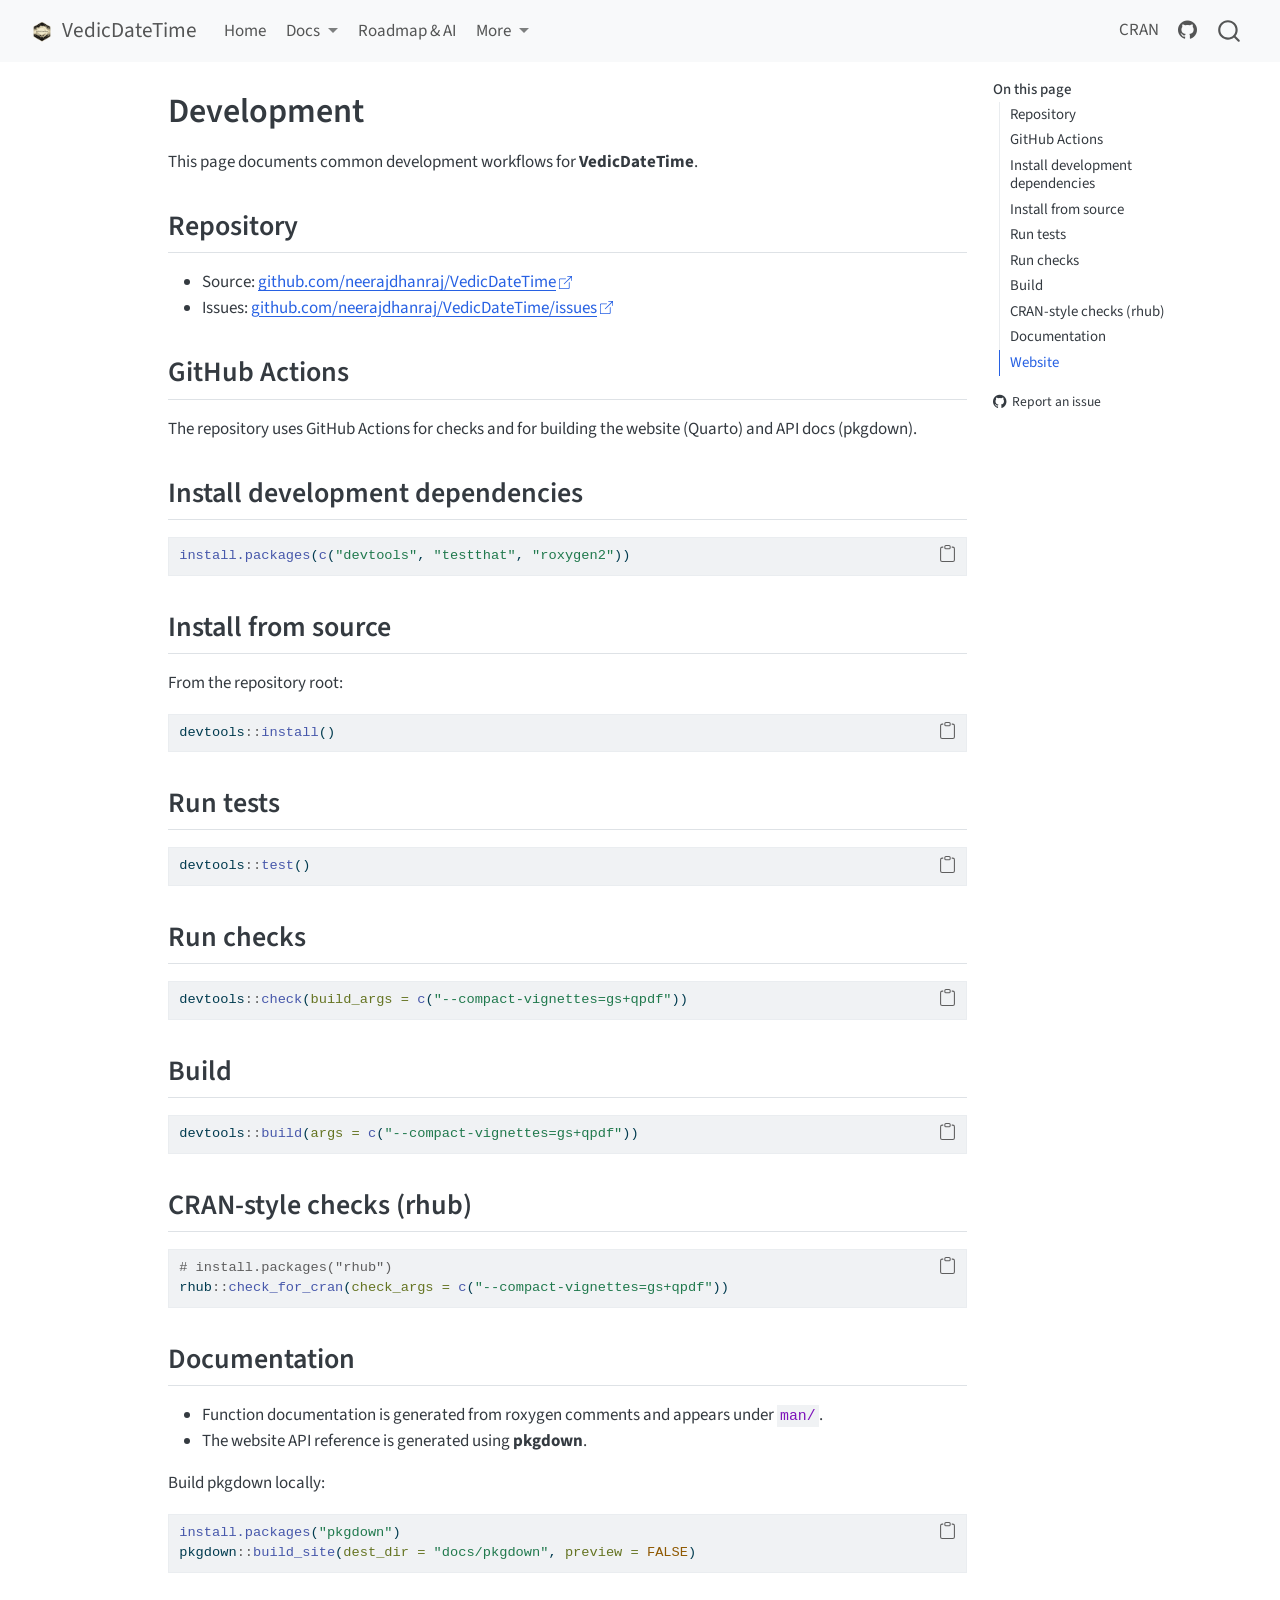
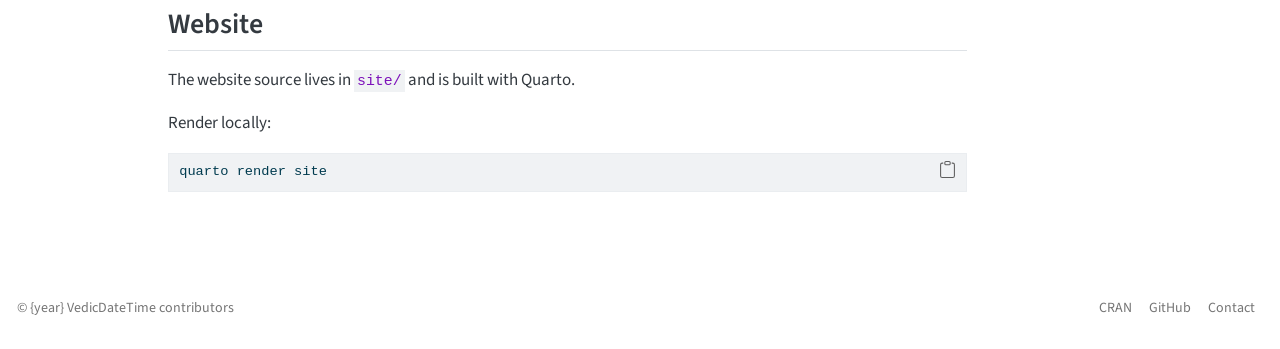
<file: docs/development.html>
<!DOCTYPE html>
<html xmlns="http://www.w3.org/1999/xhtml" lang="en" xml:lang="en"><head>

<meta charset="utf-8">
<meta name="generator" content="quarto-1.9.37">

<meta name="viewport" content="width=device-width, initial-scale=1.0, user-scalable=yes">


<title>Development – VedicDateTime</title>
<style>
/* Default styles provided by pandoc.
** See https://pandoc.org/MANUAL.html#variables-for-html for config info.
*/
code{white-space: pre-wrap;}
span.smallcaps{font-variant: small-caps;}
div.columns{display: flex; gap: min(4vw, 1.5em);}
div.column{flex: auto; overflow-x: auto;}
div.hanging-indent{margin-left: 1.5em; text-indent: -1.5em;}
ul.task-list{list-style: none;}
ul.task-list li input[type="checkbox"] {
  width: 0.8em;
  margin: 0 0.8em 0.2em -1em; /* quarto-specific, see https://github.com/quarto-dev/quarto-cli/issues/4556 */ 
  vertical-align: middle;
}
/* CSS for syntax highlighting */
html { -webkit-text-size-adjust: 100%; }
pre > code.sourceCode { white-space: pre; position: relative; }
pre > code.sourceCode > span { display: inline-block; line-height: 1.25; }
pre > code.sourceCode > span:empty { height: 1.2em; }
.sourceCode { overflow: visible; }
code.sourceCode > span { color: inherit; text-decoration: inherit; }
div.sourceCode { margin: 1em 0; }
pre.sourceCode { margin: 0; }
@media screen {
div.sourceCode { overflow: auto; }
}
@media print {
pre > code.sourceCode { white-space: pre-wrap; }
pre > code.sourceCode > span { text-indent: -5em; padding-left: 5em; }
}
pre.numberSource code
  { counter-reset: source-line 0; }
pre.numberSource code > span
  { position: relative; left: -4em; counter-increment: source-line; }
pre.numberSource code > span > a:first-child::before
  { content: counter(source-line);
    position: relative; left: -1em; text-align: right; vertical-align: baseline;
    border: none; display: inline-block;
    -webkit-touch-callout: none; -webkit-user-select: none;
    -khtml-user-select: none; -moz-user-select: none;
    -ms-user-select: none; user-select: none;
    padding: 0 4px; width: 4em;
  }
pre.numberSource { margin-left: 3em;  padding-left: 4px; }
div.sourceCode
  {   }
@media screen {
pre > code.sourceCode > span > a:first-child::before { text-decoration: underline; }
}
</style>


<script src="site_libs/quarto-nav/quarto-nav.js"></script>
<script src="site_libs/quarto-nav/headroom.min.js"></script>
<script src="site_libs/clipboard/clipboard.min.js"></script>
<script src="site_libs/quarto-search/autocomplete.umd.js"></script>
<script src="site_libs/quarto-search/fuse.min.js"></script>
<script src="site_libs/quarto-search/quarto-search.js"></script>
<meta name="quarto:offset" content="./">
<link href="./assets/VedicDateTimeLOGO2.png" rel="icon" type="image/png">
<script src="site_libs/quarto-html/quarto.js" type="module"></script>
<script src="site_libs/quarto-html/tabsets/tabsets.js" type="module"></script>
<script src="site_libs/quarto-html/popper.min.js"></script>
<script src="site_libs/quarto-html/tippy.umd.min.js"></script>
<script src="site_libs/quarto-html/anchor.min.js"></script>
<link href="site_libs/quarto-html/tippy.css" rel="stylesheet">
<link href="site_libs/quarto-html/quarto-syntax-highlighting-7f8f88aac4f3542376d5c11b86a4c14d.css" rel="stylesheet" id="quarto-text-highlighting-styles">
<script src="site_libs/bootstrap/bootstrap.min.js"></script>
<link href="site_libs/bootstrap/bootstrap-icons.css" rel="stylesheet">
<link href="site_libs/bootstrap/bootstrap-2c169b83e1fc2996b25bcc8774810429.min.css" rel="stylesheet" append-hash="true" id="quarto-bootstrap" data-mode="light">
<script id="quarto-search-options" type="application/json">{
  "location": "navbar",
  "copy-button": false,
  "collapse-after": 3,
  "panel-placement": "end",
  "type": "overlay",
  "limit": 50,
  "keyboard-shortcut": [
    "f",
    "/",
    "s"
  ],
  "show-item-context": false,
  "language": {
    "search-no-results-text": "No results",
    "search-matching-documents-text": "matching documents",
    "search-copy-link-title": "Copy link to search",
    "search-hide-matches-text": "Hide additional matches",
    "search-more-match-text": "more match in this document",
    "search-more-matches-text": "more matches in this document",
    "search-clear-button-title": "Clear",
    "search-text-placeholder": "",
    "search-detached-cancel-button-title": "Cancel",
    "search-submit-button-title": "Submit",
    "search-label": "Search"
  }
}</script>


<link rel="stylesheet" href="styles.css">
</head>

<body class="nav-fixed quarto-light">

<div id="quarto-search-results"></div>
  <header id="quarto-header" class="headroom fixed-top">
    <nav class="navbar navbar-expand-lg " data-bs-theme="dark">
      <div class="navbar-container container-fluid">
      <div class="navbar-brand-container mx-auto">
    <a href="./index.html" class="navbar-brand navbar-brand-logo">
    <img src="./assets/VedicDateTimeLOGO2.png" alt="" class="navbar-logo light-content">
    <img src="./assets/VedicDateTimeLOGO2.png" alt="" class="navbar-logo dark-content">
    </a>
    <a class="navbar-brand" href="./index.html">
    <span class="navbar-title">VedicDateTime</span>
    </a>
  </div>
            <div id="quarto-search" class="" title="Search"></div>
          <button class="navbar-toggler" type="button" data-bs-toggle="collapse" data-bs-target="#navbarCollapse" aria-controls="navbarCollapse" role="menu" aria-expanded="false" aria-label="Toggle navigation" onclick="if (window.quartoToggleHeadroom) { window.quartoToggleHeadroom(); }">
  <span class="navbar-toggler-icon"></span>
</button>
          <div class="collapse navbar-collapse" id="navbarCollapse">
            <ul class="navbar-nav navbar-nav-scroll me-auto">
  <li class="nav-item">
    <a class="nav-link" href="./index.html"> 
<span class="menu-text">Home</span></a>
  </li>  
  <li class="nav-item dropdown ">
    <a class="nav-link dropdown-toggle" href="#" id="nav-menu-docs" role="link" data-bs-toggle="dropdown" aria-expanded="false">
 <span class="menu-text">Docs</span>
    </a>
    <ul class="dropdown-menu" aria-labelledby="nav-menu-docs">    
        <li>
    <a class="dropdown-item" href="./getting-started.html">
 <span class="dropdown-text">Getting started</span></a>
  </li>  
        <li>
    <a class="dropdown-item" href="./cookbook.html">
 <span class="dropdown-text">Cookbook</span></a>
  </li>  
        <li>
    <a class="dropdown-item" href="./accuracy.html">
 <span class="dropdown-text">Accuracy &amp; conventions</span></a>
  </li>  
        <li>
    <a class="dropdown-item" href="./reference.html">
 <span class="dropdown-text">Reference (overview)</span></a>
  </li>  
        <li>
    <a class="dropdown-item" href="./pkgdown/">
 <span class="dropdown-text">API (pkgdown)</span></a>
  </li>  
        <li>
    <a class="dropdown-item" href="./articles.html">
 <span class="dropdown-text">Tutorials &amp; case studies</span></a>
  </li>  
    </ul>
  </li>
  <li class="nav-item">
    <a class="nav-link" href="./roadmap.html"> 
<span class="menu-text">Roadmap &amp; AI</span></a>
  </li>  
  <li class="nav-item dropdown ">
    <a class="nav-link dropdown-toggle" href="#" id="nav-menu-more" role="link" data-bs-toggle="dropdown" aria-expanded="false">
 <span class="menu-text">More</span>
    </a>
    <ul class="dropdown-menu" aria-labelledby="nav-menu-more">    
        <li>
    <a class="dropdown-item" href="./publications.html">
 <span class="dropdown-text">Publication</span></a>
  </li>  
        <li>
    <a class="dropdown-item" href="./contributing.html">
 <span class="dropdown-text">Contributing</span></a>
  </li>  
        <li>
    <a class="dropdown-item" href="./development.html">
 <span class="dropdown-text">Development</span></a>
  </li>  
        <li>
    <a class="dropdown-item" href="./faq.html">
 <span class="dropdown-text">FAQ</span></a>
  </li>  
        <li>
    <a class="dropdown-item" href="./about.html">
 <span class="dropdown-text">About</span></a>
  </li>  
        <li>
    <a class="dropdown-item" href="./changelog.html">
 <span class="dropdown-text">Changelog</span></a>
  </li>  
        <li>
    <a class="dropdown-item" href="./contact.html">
 <span class="dropdown-text">Contact</span></a>
  </li>  
    </ul>
  </li>
</ul>
            <ul class="navbar-nav navbar-nav-scroll ms-auto">
  <li class="nav-item">
    <a class="nav-link" href="https://cran.r-project.org/package=VedicDateTime"> 
<span class="menu-text">CRAN</span></a>
  </li>  
  <li class="nav-item compact">
    <a class="nav-link" href="https://github.com/neerajdhanraj/VedicDateTime"> <i class="bi bi-github" role="img">
</i> 
<span class="menu-text"></span></a>
  </li>  
</ul>
          </div> <!-- /navcollapse -->
            <div class="quarto-navbar-tools">
</div>
      </div> <!-- /container-fluid -->
    </nav>
</header>
<!-- content -->
<div id="quarto-content" class="quarto-container page-columns page-rows-contents page-layout-article page-navbar">
<!-- sidebar -->
<!-- margin-sidebar -->
    <div id="quarto-margin-sidebar" class="sidebar margin-sidebar">
        <nav id="TOC" role="doc-toc" class="toc-active">
    <h2 id="toc-title">On this page</h2>
   
  <ul>
  <li><a href="#repository" id="toc-repository" class="nav-link active" data-scroll-target="#repository">Repository</a></li>
  <li><a href="#github-actions" id="toc-github-actions" class="nav-link" data-scroll-target="#github-actions">GitHub Actions</a></li>
  <li><a href="#install-development-dependencies" id="toc-install-development-dependencies" class="nav-link" data-scroll-target="#install-development-dependencies">Install development dependencies</a></li>
  <li><a href="#install-from-source" id="toc-install-from-source" class="nav-link" data-scroll-target="#install-from-source">Install from source</a></li>
  <li><a href="#run-tests" id="toc-run-tests" class="nav-link" data-scroll-target="#run-tests">Run tests</a></li>
  <li><a href="#run-checks" id="toc-run-checks" class="nav-link" data-scroll-target="#run-checks">Run checks</a></li>
  <li><a href="#build" id="toc-build" class="nav-link" data-scroll-target="#build">Build</a></li>
  <li><a href="#cran-style-checks-rhub" id="toc-cran-style-checks-rhub" class="nav-link" data-scroll-target="#cran-style-checks-rhub">CRAN-style checks (rhub)</a></li>
  <li><a href="#documentation" id="toc-documentation" class="nav-link" data-scroll-target="#documentation">Documentation</a></li>
  <li><a href="#website" id="toc-website" class="nav-link" data-scroll-target="#website">Website</a></li>
  </ul>
<div class="toc-actions"><ul><li><a href="https://github.com/neerajdhanraj/VedicDateTime/issues/new" class="toc-action"><i class="bi bi-github"></i>Report an issue</a></li></ul></div></nav>
    </div>
<!-- main -->
<main class="content" id="quarto-document-content">

<header id="title-block-header" class="quarto-title-block default">
<div class="quarto-title">
<h1 class="title">Development</h1>
</div>



<div class="quarto-title-meta">

    
  
    
  </div>
  


</header>


<p>This page documents common development workflows for <strong>VedicDateTime</strong>.</p>
<section id="repository" class="level2">
<h2 class="anchored" data-anchor-id="repository">Repository</h2>
<ul>
<li>Source: <a href="https://github.com/neerajdhanraj/VedicDateTime">github.com/neerajdhanraj/VedicDateTime</a></li>
<li>Issues: <a href="https://github.com/neerajdhanraj/VedicDateTime/issues">github.com/neerajdhanraj/VedicDateTime/issues</a></li>
</ul>
</section>
<section id="github-actions" class="level2">
<h2 class="anchored" data-anchor-id="github-actions">GitHub Actions</h2>
<p>The repository uses GitHub Actions for checks and for building the website (Quarto) and API docs (pkgdown).</p>
</section>
<section id="install-development-dependencies" class="level2">
<h2 class="anchored" data-anchor-id="install-development-dependencies">Install development dependencies</h2>
<div class="code-copy-outer-scaffold"><div class="sourceCode" id="cb1"><pre class="sourceCode r code-with-copy"><code class="sourceCode r"><span id="cb1-1"><a href="#cb1-1" aria-hidden="true" tabindex="-1"></a><span class="fu">install.packages</span>(<span class="fu">c</span>(<span class="st">"devtools"</span>, <span class="st">"testthat"</span>, <span class="st">"roxygen2"</span>))</span></code></pre></div><button title="Copy to Clipboard" class="code-copy-button"><i class="bi"></i></button></div>
</section>
<section id="install-from-source" class="level2">
<h2 class="anchored" data-anchor-id="install-from-source">Install from source</h2>
<p>From the repository root:</p>
<div class="code-copy-outer-scaffold"><div class="sourceCode" id="cb2"><pre class="sourceCode r code-with-copy"><code class="sourceCode r"><span id="cb2-1"><a href="#cb2-1" aria-hidden="true" tabindex="-1"></a>devtools<span class="sc">::</span><span class="fu">install</span>()</span></code></pre></div><button title="Copy to Clipboard" class="code-copy-button"><i class="bi"></i></button></div>
</section>
<section id="run-tests" class="level2">
<h2 class="anchored" data-anchor-id="run-tests">Run tests</h2>
<div class="code-copy-outer-scaffold"><div class="sourceCode" id="cb3"><pre class="sourceCode r code-with-copy"><code class="sourceCode r"><span id="cb3-1"><a href="#cb3-1" aria-hidden="true" tabindex="-1"></a>devtools<span class="sc">::</span><span class="fu">test</span>()</span></code></pre></div><button title="Copy to Clipboard" class="code-copy-button"><i class="bi"></i></button></div>
</section>
<section id="run-checks" class="level2">
<h2 class="anchored" data-anchor-id="run-checks">Run checks</h2>
<div class="code-copy-outer-scaffold"><div class="sourceCode" id="cb4"><pre class="sourceCode r code-with-copy"><code class="sourceCode r"><span id="cb4-1"><a href="#cb4-1" aria-hidden="true" tabindex="-1"></a>devtools<span class="sc">::</span><span class="fu">check</span>(<span class="at">build_args =</span> <span class="fu">c</span>(<span class="st">"--compact-vignettes=gs+qpdf"</span>))</span></code></pre></div><button title="Copy to Clipboard" class="code-copy-button"><i class="bi"></i></button></div>
</section>
<section id="build" class="level2">
<h2 class="anchored" data-anchor-id="build">Build</h2>
<div class="code-copy-outer-scaffold"><div class="sourceCode" id="cb5"><pre class="sourceCode r code-with-copy"><code class="sourceCode r"><span id="cb5-1"><a href="#cb5-1" aria-hidden="true" tabindex="-1"></a>devtools<span class="sc">::</span><span class="fu">build</span>(<span class="at">args =</span> <span class="fu">c</span>(<span class="st">"--compact-vignettes=gs+qpdf"</span>))</span></code></pre></div><button title="Copy to Clipboard" class="code-copy-button"><i class="bi"></i></button></div>
</section>
<section id="cran-style-checks-rhub" class="level2">
<h2 class="anchored" data-anchor-id="cran-style-checks-rhub">CRAN-style checks (rhub)</h2>
<div class="code-copy-outer-scaffold"><div class="sourceCode" id="cb6"><pre class="sourceCode r code-with-copy"><code class="sourceCode r"><span id="cb6-1"><a href="#cb6-1" aria-hidden="true" tabindex="-1"></a><span class="co"># install.packages("rhub")</span></span>
<span id="cb6-2"><a href="#cb6-2" aria-hidden="true" tabindex="-1"></a>rhub<span class="sc">::</span><span class="fu">check_for_cran</span>(<span class="at">check_args =</span> <span class="fu">c</span>(<span class="st">"--compact-vignettes=gs+qpdf"</span>))</span></code></pre></div><button title="Copy to Clipboard" class="code-copy-button"><i class="bi"></i></button></div>
</section>
<section id="documentation" class="level2">
<h2 class="anchored" data-anchor-id="documentation">Documentation</h2>
<ul>
<li>Function documentation is generated from roxygen comments and appears under <code>man/</code>.</li>
<li>The website API reference is generated using <strong>pkgdown</strong>.</li>
</ul>
<p>Build pkgdown locally:</p>
<div class="code-copy-outer-scaffold"><div class="sourceCode" id="cb7"><pre class="sourceCode r code-with-copy"><code class="sourceCode r"><span id="cb7-1"><a href="#cb7-1" aria-hidden="true" tabindex="-1"></a><span class="fu">install.packages</span>(<span class="st">"pkgdown"</span>)</span>
<span id="cb7-2"><a href="#cb7-2" aria-hidden="true" tabindex="-1"></a>pkgdown<span class="sc">::</span><span class="fu">build_site</span>(<span class="at">dest_dir =</span> <span class="st">"docs/pkgdown"</span>, <span class="at">preview =</span> <span class="cn">FALSE</span>)</span></code></pre></div><button title="Copy to Clipboard" class="code-copy-button"><i class="bi"></i></button></div>
</section>
<section id="website" class="level2">
<h2 class="anchored" data-anchor-id="website">Website</h2>
<p>The website source lives in <code>site/</code> and is built with Quarto.</p>
<p>Render locally:</p>
<div class="code-copy-outer-scaffold"><div class="sourceCode" id="cb8"><pre class="sourceCode bash code-with-copy"><code class="sourceCode bash"><span id="cb8-1"><a href="#cb8-1" aria-hidden="true" tabindex="-1"></a><span class="ex">quarto</span> render site</span></code></pre></div><button title="Copy to Clipboard" class="code-copy-button"><i class="bi"></i></button></div>


</section>

</main> <!-- /main -->
<script id="quarto-html-after-body" type="application/javascript">
  window.document.addEventListener("DOMContentLoaded", function (event) {
    const icon = "";
    const anchorJS = new window.AnchorJS();
    anchorJS.options = {
      placement: 'right',
      icon: icon
    };
    anchorJS.add('.anchored');
    const isCodeAnnotation = (el) => {
      for (const clz of el.classList) {
        if (clz.startsWith('code-annotation-')) {                     
          return true;
        }
      }
      return false;
    }
    const onCopySuccess = function(e) {
      // button target
      const button = e.trigger;
      // don't keep focus
      button.blur();
      // flash "checked"
      button.classList.add('code-copy-button-checked');
      var currentTitle = button.getAttribute("title");
      button.setAttribute("title", "Copied!");
      let tooltip;
      if (window.bootstrap) {
        button.setAttribute("data-bs-toggle", "tooltip");
        button.setAttribute("data-bs-placement", "left");
        button.setAttribute("data-bs-title", "Copied!");
        tooltip = new bootstrap.Tooltip(button, 
          { trigger: "manual", 
            customClass: "code-copy-button-tooltip",
            offset: [0, -8]});
        tooltip.show();    
      }
      setTimeout(function() {
        if (tooltip) {
          tooltip.hide();
          button.removeAttribute("data-bs-title");
          button.removeAttribute("data-bs-toggle");
          button.removeAttribute("data-bs-placement");
        }
        button.setAttribute("title", currentTitle);
        button.classList.remove('code-copy-button-checked');
      }, 1000);
      // clear code selection
      e.clearSelection();
    }
    const getTextToCopy = function(trigger) {
      const outerScaffold = trigger.parentElement.cloneNode(true);
      const codeEl = outerScaffold.querySelector('code');
      for (const childEl of codeEl.children) {
        if (isCodeAnnotation(childEl)) {
          childEl.remove();
        }
      }
      return codeEl.innerText;
    }
    const clipboard = new window.ClipboardJS('.code-copy-button:not([data-in-quarto-modal])', {
      text: getTextToCopy
    });
    clipboard.on('success', onCopySuccess);
    if (window.document.getElementById('quarto-embedded-source-code-modal')) {
      const clipboardModal = new window.ClipboardJS('.code-copy-button[data-in-quarto-modal]', {
        text: getTextToCopy,
        container: window.document.getElementById('quarto-embedded-source-code-modal')
      });
      clipboardModal.on('success', onCopySuccess);
    }
      var localhostRegex = new RegExp(/^(?:http|https):\/\/localhost\:?[0-9]*\//);
      var mailtoRegex = new RegExp(/^mailto:/);
        var filterRegex = new RegExp("https:\/\/neerajdhanraj\.github\.io\/VedicDateTime\/");
      var isInternal = (href) => {
          return filterRegex.test(href) || localhostRegex.test(href) || mailtoRegex.test(href);
      }
      // Inspect non-navigation links and adorn them if external
     var links = window.document.querySelectorAll('a[href]:not(.nav-link):not(.navbar-brand):not(.toc-action):not(.sidebar-link):not(.sidebar-item-toggle):not(.pagination-link):not(.no-external):not([aria-hidden]):not(.dropdown-item):not(.quarto-navigation-tool):not(.about-link)');
      for (var i=0; i<links.length; i++) {
        const link = links[i];
        if (!isInternal(link.href)) {
          // undo the damage that might have been done by quarto-nav.js in the case of
          // links that we want to consider external
          if (link.dataset.originalHref !== undefined) {
            link.href = link.dataset.originalHref;
          }
            // target, if specified
            link.setAttribute("target", "_blank");
            if (link.getAttribute("rel") === null) {
              link.setAttribute("rel", "noopener");
            }
            // default icon
            link.classList.add("external");
        }
      }
    function tippyHover(el, contentFn, onTriggerFn, onUntriggerFn) {
      const config = {
        allowHTML: true,
        maxWidth: 500,
        delay: 100,
        arrow: false,
        appendTo: function(el) {
            return el.parentElement;
        },
        interactive: true,
        interactiveBorder: 10,
        theme: 'quarto',
        placement: 'bottom-start',
      };
      if (contentFn) {
        config.content = contentFn;
      }
      if (onTriggerFn) {
        config.onTrigger = onTriggerFn;
      }
      if (onUntriggerFn) {
        config.onUntrigger = onUntriggerFn;
      }
      window.tippy(el, config); 
    }
    const noterefs = window.document.querySelectorAll('a[role="doc-noteref"]');
    for (var i=0; i<noterefs.length; i++) {
      const ref = noterefs[i];
      tippyHover(ref, function() {
        // use id or data attribute instead here
        let href = ref.getAttribute('data-footnote-href') || ref.getAttribute('href');
        try { href = new URL(href).hash; } catch {}
        const id = href.replace(/^#\/?/, "");
        const note = window.document.getElementById(id);
        if (note) {
          return note.innerHTML;
        } else {
          return "";
        }
      });
    }
    const xrefs = window.document.querySelectorAll('a.quarto-xref');
    const processXRef = (id, note) => {
      // Strip column container classes
      const stripColumnClz = (el) => {
        el.classList.remove("page-full", "page-columns");
        if (el.children) {
          for (const child of el.children) {
            stripColumnClz(child);
          }
        }
      }
      stripColumnClz(note)
      if (id === null || id.startsWith('sec-')) {
        // Special case sections, only their first couple elements
        const container = document.createElement("div");
        if (note.children && note.children.length > 2) {
          container.appendChild(note.children[0].cloneNode(true));
          for (let i = 1; i < note.children.length; i++) {
            const child = note.children[i];
            if (child.tagName === "P" && child.innerText === "") {
              continue;
            } else {
              container.appendChild(child.cloneNode(true));
              break;
            }
          }
          if (window.Quarto?.typesetMath) {
            window.Quarto.typesetMath(container);
          }
          return container.innerHTML
        } else {
          if (window.Quarto?.typesetMath) {
            window.Quarto.typesetMath(note);
          }
          return note.innerHTML;
        }
      } else {
        // Remove any anchor links if they are present
        const anchorLink = note.querySelector('a.anchorjs-link');
        if (anchorLink) {
          anchorLink.remove();
        }
        if (window.Quarto?.typesetMath) {
          window.Quarto.typesetMath(note);
        }
        if (note.classList.contains("callout")) {
          return note.outerHTML;
        } else {
          return note.innerHTML;
        }
      }
    }
    for (var i=0; i<xrefs.length; i++) {
      const xref = xrefs[i];
      tippyHover(xref, undefined, function(instance) {
        instance.disable();
        let url = xref.getAttribute('href');
        let hash = undefined; 
        if (url.startsWith('#')) {
          hash = url;
        } else {
          try { hash = new URL(url).hash; } catch {}
        }
        if (hash) {
          const id = hash.replace(/^#\/?/, "");
          const note = window.document.getElementById(id);
          if (note !== null) {
            try {
              const html = processXRef(id, note.cloneNode(true));
              instance.setContent(html);
            } finally {
              instance.enable();
              instance.show();
            }
          } else {
            // See if we can fetch this
            fetch(url.split('#')[0])
            .then(res => res.text())
            .then(html => {
              const parser = new DOMParser();
              const htmlDoc = parser.parseFromString(html, "text/html");
              const note = htmlDoc.getElementById(id);
              if (note !== null) {
                const html = processXRef(id, note);
                instance.setContent(html);
              } 
            }).finally(() => {
              instance.enable();
              instance.show();
            });
          }
        } else {
          // See if we can fetch a full url (with no hash to target)
          // This is a special case and we should probably do some content thinning / targeting
          fetch(url)
          .then(res => res.text())
          .then(html => {
            const parser = new DOMParser();
            const htmlDoc = parser.parseFromString(html, "text/html");
            const note = htmlDoc.querySelector('main.content');
            if (note !== null) {
              // This should only happen for chapter cross references
              // (since there is no id in the URL)
              // remove the first header
              if (note.children.length > 0 && note.children[0].tagName === "HEADER") {
                note.children[0].remove();
              }
              const html = processXRef(null, note);
              instance.setContent(html);
            } 
          }).finally(() => {
            instance.enable();
            instance.show();
          });
        }
      }, function(instance) {
      });
    }
        let selectedAnnoteEl;
        const selectorForAnnotation = ( cell, annotation) => {
          let cellAttr = 'data-code-cell="' + cell + '"';
          let lineAttr = 'data-code-annotation="' +  annotation + '"';
          const selector = 'span[' + cellAttr + '][' + lineAttr + ']';
          return selector;
        }
        const selectCodeLines = (annoteEl) => {
          const doc = window.document;
          const targetCell = annoteEl.getAttribute("data-target-cell");
          const targetAnnotation = annoteEl.getAttribute("data-target-annotation");
          const annoteSpan = window.document.querySelector(selectorForAnnotation(targetCell, targetAnnotation));
          const lines = annoteSpan.getAttribute("data-code-lines").split(",");
          const lineIds = lines.map((line) => {
            return targetCell + "-" + line;
          })
          let top = null;
          let height = null;
          let parent = null;
          if (lineIds.length > 0) {
              //compute the position of the single el (top and bottom and make a div)
              const el = window.document.getElementById(lineIds[0]);
              top = el.offsetTop;
              height = el.offsetHeight;
              parent = el.parentElement.parentElement;
            if (lineIds.length > 1) {
              const lastEl = window.document.getElementById(lineIds[lineIds.length - 1]);
              const bottom = lastEl.offsetTop + lastEl.offsetHeight;
              height = bottom - top;
            }
            if (top !== null && height !== null && parent !== null) {
              // cook up a div (if necessary) and position it 
              let div = window.document.getElementById("code-annotation-line-highlight");
              if (div === null) {
                div = window.document.createElement("div");
                div.setAttribute("id", "code-annotation-line-highlight");
                div.style.position = 'absolute';
                parent.appendChild(div);
              }
              div.style.top = top - 2 + "px";
              div.style.height = height + 4 + "px";
              div.style.left = 0;
              let gutterDiv = window.document.getElementById("code-annotation-line-highlight-gutter");
              if (gutterDiv === null) {
                gutterDiv = window.document.createElement("div");
                gutterDiv.setAttribute("id", "code-annotation-line-highlight-gutter");
                gutterDiv.style.position = 'absolute';
                const codeCell = window.document.getElementById(targetCell);
                const gutter = codeCell.querySelector('.code-annotation-gutter');
                gutter.appendChild(gutterDiv);
              }
              gutterDiv.style.top = top - 2 + "px";
              gutterDiv.style.height = height + 4 + "px";
            }
            selectedAnnoteEl = annoteEl;
          }
        };
        const unselectCodeLines = () => {
          const elementsIds = ["code-annotation-line-highlight", "code-annotation-line-highlight-gutter"];
          elementsIds.forEach((elId) => {
            const div = window.document.getElementById(elId);
            if (div) {
              div.remove();
            }
          });
          selectedAnnoteEl = undefined;
        };
          // Handle positioning of the toggle
      window.addEventListener(
        "resize",
        throttle(() => {
          elRect = undefined;
          if (selectedAnnoteEl) {
            selectCodeLines(selectedAnnoteEl);
          }
        }, 10)
      );
      function throttle(fn, ms) {
      let throttle = false;
      let timer;
        return (...args) => {
          if(!throttle) { // first call gets through
              fn.apply(this, args);
              throttle = true;
          } else { // all the others get throttled
              if(timer) clearTimeout(timer); // cancel #2
              timer = setTimeout(() => {
                fn.apply(this, args);
                timer = throttle = false;
              }, ms);
          }
        };
      }
        // Attach click handler to the DT
        const annoteDls = window.document.querySelectorAll('dt[data-target-cell]');
        for (const annoteDlNode of annoteDls) {
          annoteDlNode.addEventListener('click', (event) => {
            const clickedEl = event.target;
            if (clickedEl !== selectedAnnoteEl) {
              unselectCodeLines();
              const activeEl = window.document.querySelector('dt[data-target-cell].code-annotation-active');
              if (activeEl) {
                activeEl.classList.remove('code-annotation-active');
              }
              selectCodeLines(clickedEl);
              clickedEl.classList.add('code-annotation-active');
            } else {
              // Unselect the line
              unselectCodeLines();
              clickedEl.classList.remove('code-annotation-active');
            }
          });
        }
    const findCites = (el) => {
      const parentEl = el.parentElement;
      if (parentEl) {
        const cites = parentEl.dataset.cites;
        if (cites) {
          return {
            el,
            cites: cites.split(' ')
          };
        } else {
          return findCites(el.parentElement)
        }
      } else {
        return undefined;
      }
    };
    var bibliorefs = window.document.querySelectorAll('a[role="doc-biblioref"]');
    for (var i=0; i<bibliorefs.length; i++) {
      const ref = bibliorefs[i];
      const citeInfo = findCites(ref);
      if (citeInfo) {
        tippyHover(citeInfo.el, function() {
          var popup = window.document.createElement('div');
          citeInfo.cites.forEach(function(cite) {
            var citeDiv = window.document.createElement('div');
            citeDiv.classList.add('hanging-indent');
            citeDiv.classList.add('csl-entry');
            var biblioDiv = window.document.getElementById('ref-' + cite);
            if (biblioDiv) {
              citeDiv.innerHTML = biblioDiv.innerHTML;
            }
            popup.appendChild(citeDiv);
          });
          return popup.innerHTML;
        });
      }
    }
  });
  </script>
</div> <!-- /content -->
<footer class="footer">
  <div class="nav-footer">
    <div class="nav-footer-left">
<p>© {year} VedicDateTime contributors</p>
</div>   
    <div class="nav-footer-center">
      &nbsp;
    <div class="toc-actions d-sm-block d-md-none"><ul><li><a href="https://github.com/neerajdhanraj/VedicDateTime/issues/new" class="toc-action"><i class="bi bi-github"></i>Report an issue</a></li></ul></div></div>
    <div class="nav-footer-right">
      <ul class="footer-items list-unstyled">
    <li class="nav-item">
    <a class="nav-link" href="https://cran.r-project.org/package=VedicDateTime">
<p>CRAN</p>
</a>
  </li>  
    <li class="nav-item">
    <a class="nav-link" href="https://github.com/neerajdhanraj/VedicDateTime">
<p>GitHub</p>
</a>
  </li>  
    <li class="nav-item">
    <a class="nav-link" href="./contact.html">
<p>Contact</p>
</a>
  </li>  
</ul>
    </div>
  </div>
</footer>




</body></html>
</file>
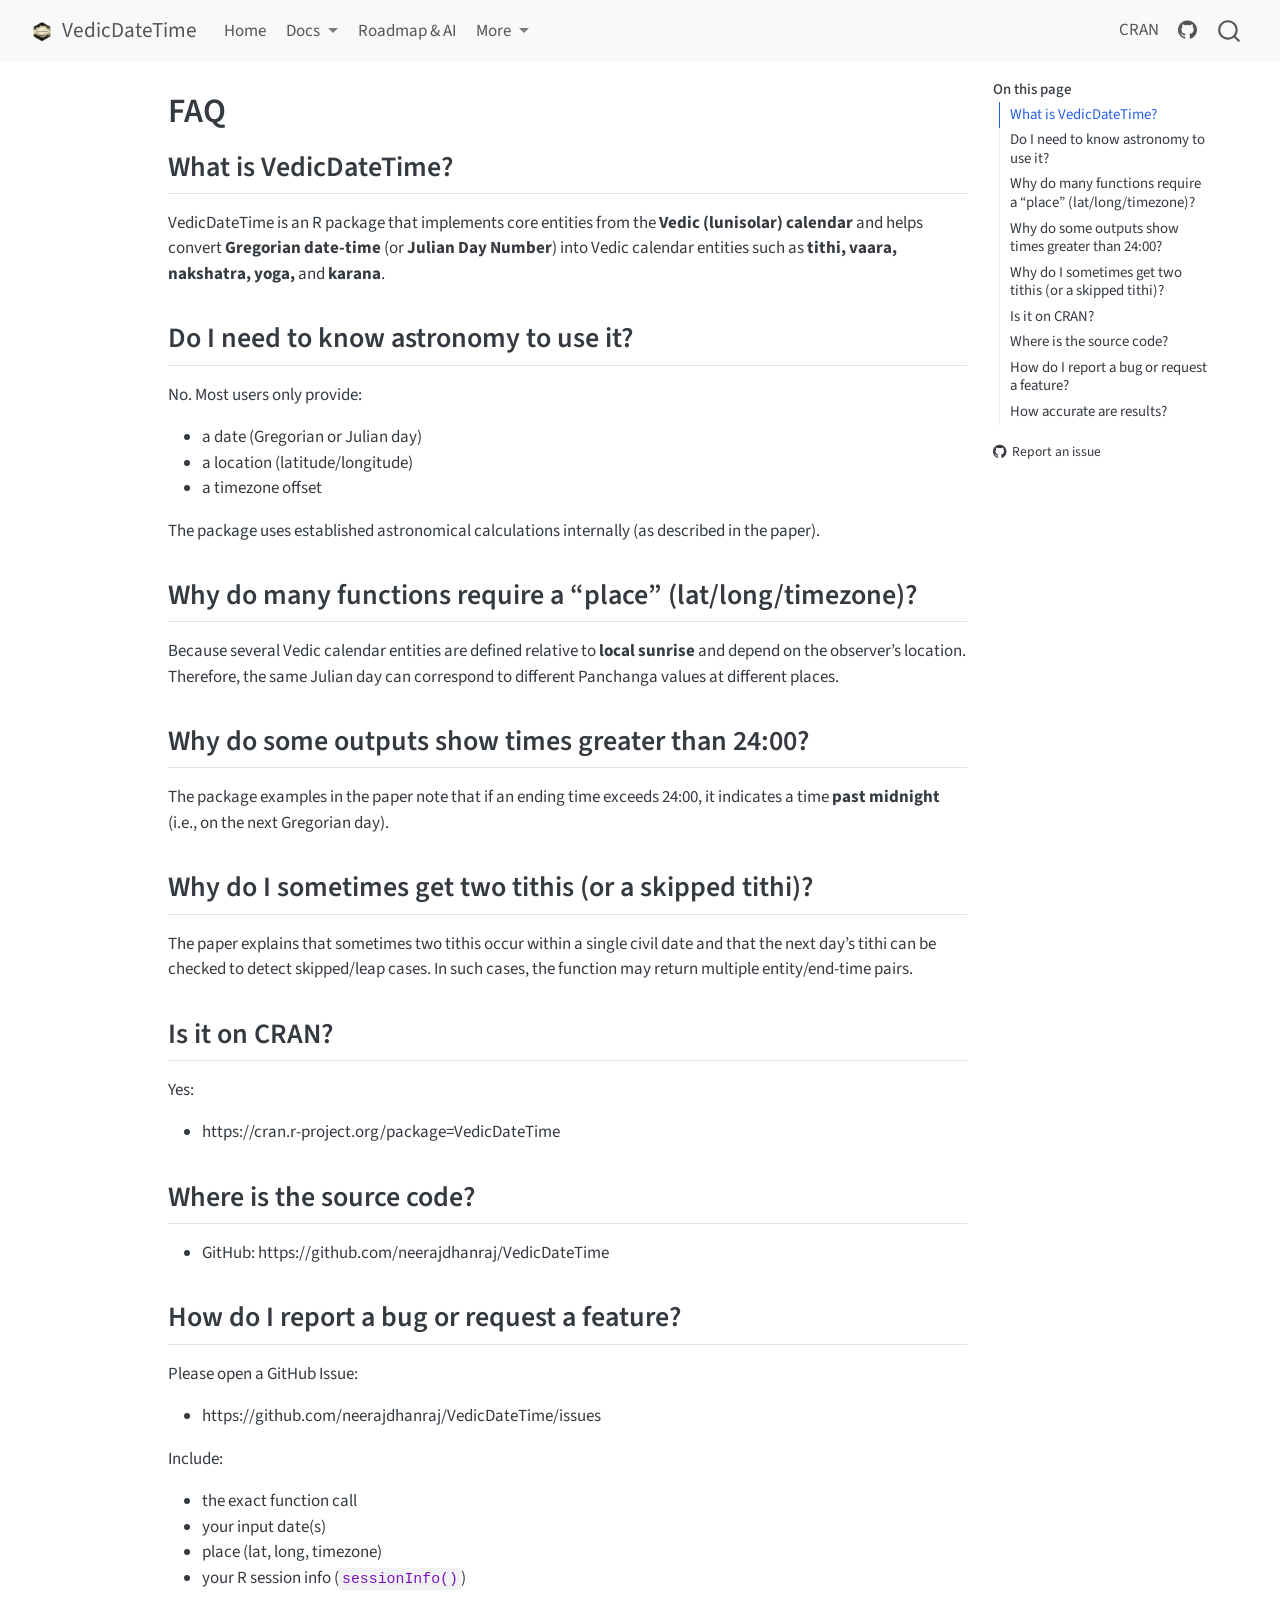
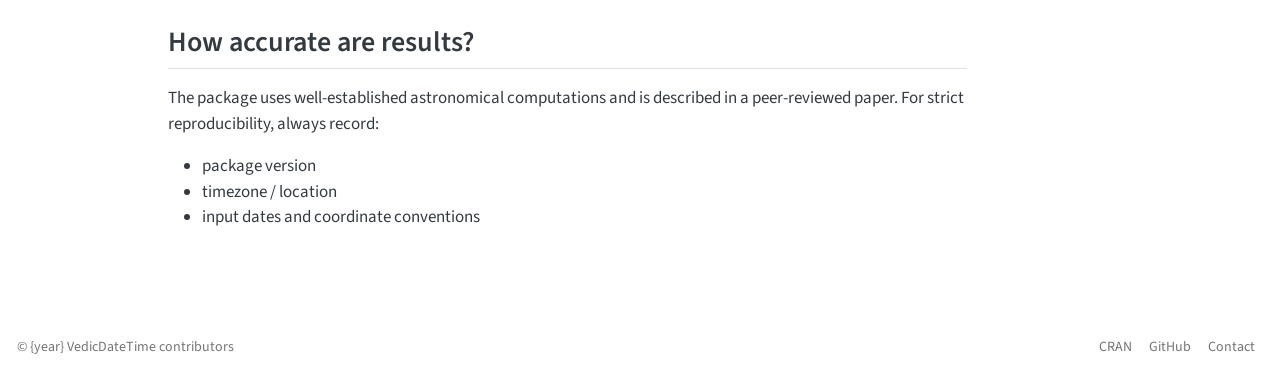
<file: docs/faq.html>
<!DOCTYPE html>
<html xmlns="http://www.w3.org/1999/xhtml" lang="en" xml:lang="en"><head>

<meta charset="utf-8">
<meta name="generator" content="quarto-1.9.37">

<meta name="viewport" content="width=device-width, initial-scale=1.0, user-scalable=yes">


<title>FAQ – VedicDateTime</title>
<style>
/* Default styles provided by pandoc.
** See https://pandoc.org/MANUAL.html#variables-for-html for config info.
*/
code{white-space: pre-wrap;}
span.smallcaps{font-variant: small-caps;}
div.columns{display: flex; gap: min(4vw, 1.5em);}
div.column{flex: auto; overflow-x: auto;}
div.hanging-indent{margin-left: 1.5em; text-indent: -1.5em;}
ul.task-list{list-style: none;}
ul.task-list li input[type="checkbox"] {
  width: 0.8em;
  margin: 0 0.8em 0.2em -1em; /* quarto-specific, see https://github.com/quarto-dev/quarto-cli/issues/4556 */ 
  vertical-align: middle;
}
</style>


<script src="site_libs/quarto-nav/quarto-nav.js"></script>
<script src="site_libs/quarto-nav/headroom.min.js"></script>
<script src="site_libs/clipboard/clipboard.min.js"></script>
<script src="site_libs/quarto-search/autocomplete.umd.js"></script>
<script src="site_libs/quarto-search/fuse.min.js"></script>
<script src="site_libs/quarto-search/quarto-search.js"></script>
<meta name="quarto:offset" content="./">
<link href="./assets/VedicDateTimeLOGO2.png" rel="icon" type="image/png">
<script src="site_libs/quarto-html/quarto.js" type="module"></script>
<script src="site_libs/quarto-html/tabsets/tabsets.js" type="module"></script>
<script src="site_libs/quarto-html/popper.min.js"></script>
<script src="site_libs/quarto-html/tippy.umd.min.js"></script>
<script src="site_libs/quarto-html/anchor.min.js"></script>
<link href="site_libs/quarto-html/tippy.css" rel="stylesheet">
<link href="site_libs/quarto-html/quarto-syntax-highlighting-7f8f88aac4f3542376d5c11b86a4c14d.css" rel="stylesheet" id="quarto-text-highlighting-styles">
<script src="site_libs/bootstrap/bootstrap.min.js"></script>
<link href="site_libs/bootstrap/bootstrap-icons.css" rel="stylesheet">
<link href="site_libs/bootstrap/bootstrap-2c169b83e1fc2996b25bcc8774810429.min.css" rel="stylesheet" append-hash="true" id="quarto-bootstrap" data-mode="light">
<script id="quarto-search-options" type="application/json">{
  "location": "navbar",
  "copy-button": false,
  "collapse-after": 3,
  "panel-placement": "end",
  "type": "overlay",
  "limit": 50,
  "keyboard-shortcut": [
    "f",
    "/",
    "s"
  ],
  "show-item-context": false,
  "language": {
    "search-no-results-text": "No results",
    "search-matching-documents-text": "matching documents",
    "search-copy-link-title": "Copy link to search",
    "search-hide-matches-text": "Hide additional matches",
    "search-more-match-text": "more match in this document",
    "search-more-matches-text": "more matches in this document",
    "search-clear-button-title": "Clear",
    "search-text-placeholder": "",
    "search-detached-cancel-button-title": "Cancel",
    "search-submit-button-title": "Submit",
    "search-label": "Search"
  }
}</script>


<link rel="stylesheet" href="styles.css">
</head>

<body class="nav-fixed quarto-light">

<div id="quarto-search-results"></div>
  <header id="quarto-header" class="headroom fixed-top">
    <nav class="navbar navbar-expand-lg " data-bs-theme="dark">
      <div class="navbar-container container-fluid">
      <div class="navbar-brand-container mx-auto">
    <a href="./index.html" class="navbar-brand navbar-brand-logo">
    <img src="./assets/VedicDateTimeLOGO2.png" alt="" class="navbar-logo light-content">
    <img src="./assets/VedicDateTimeLOGO2.png" alt="" class="navbar-logo dark-content">
    </a>
    <a class="navbar-brand" href="./index.html">
    <span class="navbar-title">VedicDateTime</span>
    </a>
  </div>
            <div id="quarto-search" class="" title="Search"></div>
          <button class="navbar-toggler" type="button" data-bs-toggle="collapse" data-bs-target="#navbarCollapse" aria-controls="navbarCollapse" role="menu" aria-expanded="false" aria-label="Toggle navigation" onclick="if (window.quartoToggleHeadroom) { window.quartoToggleHeadroom(); }">
  <span class="navbar-toggler-icon"></span>
</button>
          <div class="collapse navbar-collapse" id="navbarCollapse">
            <ul class="navbar-nav navbar-nav-scroll me-auto">
  <li class="nav-item">
    <a class="nav-link" href="./index.html"> 
<span class="menu-text">Home</span></a>
  </li>  
  <li class="nav-item dropdown ">
    <a class="nav-link dropdown-toggle" href="#" id="nav-menu-docs" role="link" data-bs-toggle="dropdown" aria-expanded="false">
 <span class="menu-text">Docs</span>
    </a>
    <ul class="dropdown-menu" aria-labelledby="nav-menu-docs">    
        <li>
    <a class="dropdown-item" href="./getting-started.html">
 <span class="dropdown-text">Getting started</span></a>
  </li>  
        <li>
    <a class="dropdown-item" href="./cookbook.html">
 <span class="dropdown-text">Cookbook</span></a>
  </li>  
        <li>
    <a class="dropdown-item" href="./accuracy.html">
 <span class="dropdown-text">Accuracy &amp; conventions</span></a>
  </li>  
        <li>
    <a class="dropdown-item" href="./reference.html">
 <span class="dropdown-text">Reference (overview)</span></a>
  </li>  
        <li>
    <a class="dropdown-item" href="./pkgdown/">
 <span class="dropdown-text">API (pkgdown)</span></a>
  </li>  
        <li>
    <a class="dropdown-item" href="./articles.html">
 <span class="dropdown-text">Tutorials &amp; case studies</span></a>
  </li>  
    </ul>
  </li>
  <li class="nav-item">
    <a class="nav-link" href="./roadmap.html"> 
<span class="menu-text">Roadmap &amp; AI</span></a>
  </li>  
  <li class="nav-item dropdown ">
    <a class="nav-link dropdown-toggle" href="#" id="nav-menu-more" role="link" data-bs-toggle="dropdown" aria-expanded="false">
 <span class="menu-text">More</span>
    </a>
    <ul class="dropdown-menu" aria-labelledby="nav-menu-more">    
        <li>
    <a class="dropdown-item" href="./publications.html">
 <span class="dropdown-text">Publication</span></a>
  </li>  
        <li>
    <a class="dropdown-item" href="./contributing.html">
 <span class="dropdown-text">Contributing</span></a>
  </li>  
        <li>
    <a class="dropdown-item" href="./development.html">
 <span class="dropdown-text">Development</span></a>
  </li>  
        <li>
    <a class="dropdown-item" href="./faq.html">
 <span class="dropdown-text">FAQ</span></a>
  </li>  
        <li>
    <a class="dropdown-item" href="./about.html">
 <span class="dropdown-text">About</span></a>
  </li>  
        <li>
    <a class="dropdown-item" href="./changelog.html">
 <span class="dropdown-text">Changelog</span></a>
  </li>  
        <li>
    <a class="dropdown-item" href="./contact.html">
 <span class="dropdown-text">Contact</span></a>
  </li>  
    </ul>
  </li>
</ul>
            <ul class="navbar-nav navbar-nav-scroll ms-auto">
  <li class="nav-item">
    <a class="nav-link" href="https://cran.r-project.org/package=VedicDateTime"> 
<span class="menu-text">CRAN</span></a>
  </li>  
  <li class="nav-item compact">
    <a class="nav-link" href="https://github.com/neerajdhanraj/VedicDateTime"> <i class="bi bi-github" role="img">
</i> 
<span class="menu-text"></span></a>
  </li>  
</ul>
          </div> <!-- /navcollapse -->
            <div class="quarto-navbar-tools">
</div>
      </div> <!-- /container-fluid -->
    </nav>
</header>
<!-- content -->
<div id="quarto-content" class="quarto-container page-columns page-rows-contents page-layout-article page-navbar">
<!-- sidebar -->
<!-- margin-sidebar -->
    <div id="quarto-margin-sidebar" class="sidebar margin-sidebar">
        <nav id="TOC" role="doc-toc" class="toc-active">
    <h2 id="toc-title">On this page</h2>
   
  <ul>
  <li><a href="#what-is-vedicdatetime" id="toc-what-is-vedicdatetime" class="nav-link active" data-scroll-target="#what-is-vedicdatetime">What is VedicDateTime?</a></li>
  <li><a href="#do-i-need-to-know-astronomy-to-use-it" id="toc-do-i-need-to-know-astronomy-to-use-it" class="nav-link" data-scroll-target="#do-i-need-to-know-astronomy-to-use-it">Do I need to know astronomy to use it?</a></li>
  <li><a href="#why-do-many-functions-require-a-place-latlongtimezone" id="toc-why-do-many-functions-require-a-place-latlongtimezone" class="nav-link" data-scroll-target="#why-do-many-functions-require-a-place-latlongtimezone">Why do many functions require a “place” (lat/long/timezone)?</a></li>
  <li><a href="#why-do-some-outputs-show-times-greater-than-2400" id="toc-why-do-some-outputs-show-times-greater-than-2400" class="nav-link" data-scroll-target="#why-do-some-outputs-show-times-greater-than-2400">Why do some outputs show times greater than 24:00?</a></li>
  <li><a href="#why-do-i-sometimes-get-two-tithis-or-a-skipped-tithi" id="toc-why-do-i-sometimes-get-two-tithis-or-a-skipped-tithi" class="nav-link" data-scroll-target="#why-do-i-sometimes-get-two-tithis-or-a-skipped-tithi">Why do I sometimes get two tithis (or a skipped tithi)?</a></li>
  <li><a href="#is-it-on-cran" id="toc-is-it-on-cran" class="nav-link" data-scroll-target="#is-it-on-cran">Is it on CRAN?</a></li>
  <li><a href="#where-is-the-source-code" id="toc-where-is-the-source-code" class="nav-link" data-scroll-target="#where-is-the-source-code">Where is the source code?</a></li>
  <li><a href="#how-do-i-report-a-bug-or-request-a-feature" id="toc-how-do-i-report-a-bug-or-request-a-feature" class="nav-link" data-scroll-target="#how-do-i-report-a-bug-or-request-a-feature">How do I report a bug or request a feature?</a></li>
  <li><a href="#how-accurate-are-results" id="toc-how-accurate-are-results" class="nav-link" data-scroll-target="#how-accurate-are-results">How accurate are results?</a></li>
  </ul>
<div class="toc-actions"><ul><li><a href="https://github.com/neerajdhanraj/VedicDateTime/issues/new" class="toc-action"><i class="bi bi-github"></i>Report an issue</a></li></ul></div></nav>
    </div>
<!-- main -->
<main class="content" id="quarto-document-content">

<header id="title-block-header" class="quarto-title-block default">
<div class="quarto-title">
<h1 class="title">FAQ</h1>
</div>



<div class="quarto-title-meta">

    
  
    
  </div>
  


</header>


<section id="what-is-vedicdatetime" class="level2">
<h2 class="anchored" data-anchor-id="what-is-vedicdatetime">What is VedicDateTime?</h2>
<p>VedicDateTime is an R package that implements core entities from the <strong>Vedic (lunisolar) calendar</strong> and helps convert <strong>Gregorian date-time</strong> (or <strong>Julian Day Number</strong>) into Vedic calendar entities such as <strong>tithi, vaara, nakshatra, yoga,</strong> and <strong>karana</strong>.</p>
</section>
<section id="do-i-need-to-know-astronomy-to-use-it" class="level2">
<h2 class="anchored" data-anchor-id="do-i-need-to-know-astronomy-to-use-it">Do I need to know astronomy to use it?</h2>
<p>No.&nbsp;Most users only provide:</p>
<ul>
<li>a date (Gregorian or Julian day)</li>
<li>a location (latitude/longitude)</li>
<li>a timezone offset</li>
</ul>
<p>The package uses established astronomical calculations internally (as described in the paper).</p>
</section>
<section id="why-do-many-functions-require-a-place-latlongtimezone" class="level2">
<h2 class="anchored" data-anchor-id="why-do-many-functions-require-a-place-latlongtimezone">Why do many functions require a “place” (lat/long/timezone)?</h2>
<p>Because several Vedic calendar entities are defined relative to <strong>local sunrise</strong> and depend on the observer’s location. Therefore, the same Julian day can correspond to different Panchanga values at different places.</p>
</section>
<section id="why-do-some-outputs-show-times-greater-than-2400" class="level2">
<h2 class="anchored" data-anchor-id="why-do-some-outputs-show-times-greater-than-2400">Why do some outputs show times greater than 24:00?</h2>
<p>The package examples in the paper note that if an ending time exceeds 24:00, it indicates a time <strong>past midnight</strong> (i.e., on the next Gregorian day).</p>
</section>
<section id="why-do-i-sometimes-get-two-tithis-or-a-skipped-tithi" class="level2">
<h2 class="anchored" data-anchor-id="why-do-i-sometimes-get-two-tithis-or-a-skipped-tithi">Why do I sometimes get two tithis (or a skipped tithi)?</h2>
<p>The paper explains that sometimes two tithis occur within a single civil date and that the next day’s tithi can be checked to detect skipped/leap cases. In such cases, the function may return multiple entity/end-time pairs.</p>
</section>
<section id="is-it-on-cran" class="level2">
<h2 class="anchored" data-anchor-id="is-it-on-cran">Is it on CRAN?</h2>
<p>Yes:</p>
<ul>
<li>https://cran.r-project.org/package=VedicDateTime</li>
</ul>
</section>
<section id="where-is-the-source-code" class="level2">
<h2 class="anchored" data-anchor-id="where-is-the-source-code">Where is the source code?</h2>
<ul>
<li>GitHub: https://github.com/neerajdhanraj/VedicDateTime</li>
</ul>
</section>
<section id="how-do-i-report-a-bug-or-request-a-feature" class="level2">
<h2 class="anchored" data-anchor-id="how-do-i-report-a-bug-or-request-a-feature">How do I report a bug or request a feature?</h2>
<p>Please open a GitHub Issue:</p>
<ul>
<li>https://github.com/neerajdhanraj/VedicDateTime/issues</li>
</ul>
<p>Include:</p>
<ul>
<li>the exact function call</li>
<li>your input date(s)</li>
<li>place (lat, long, timezone)</li>
<li>your R session info (<code>sessionInfo()</code>)</li>
</ul>
</section>
<section id="how-accurate-are-results" class="level2">
<h2 class="anchored" data-anchor-id="how-accurate-are-results">How accurate are results?</h2>
<p>The package uses well-established astronomical computations and is described in a peer-reviewed paper. For strict reproducibility, always record:</p>
<ul>
<li>package version</li>
<li>timezone / location</li>
<li>input dates and coordinate conventions</li>
</ul>


</section>

</main> <!-- /main -->
<script id="quarto-html-after-body" type="application/javascript">
  window.document.addEventListener("DOMContentLoaded", function (event) {
    const icon = "";
    const anchorJS = new window.AnchorJS();
    anchorJS.options = {
      placement: 'right',
      icon: icon
    };
    anchorJS.add('.anchored');
    const isCodeAnnotation = (el) => {
      for (const clz of el.classList) {
        if (clz.startsWith('code-annotation-')) {                     
          return true;
        }
      }
      return false;
    }
    const onCopySuccess = function(e) {
      // button target
      const button = e.trigger;
      // don't keep focus
      button.blur();
      // flash "checked"
      button.classList.add('code-copy-button-checked');
      var currentTitle = button.getAttribute("title");
      button.setAttribute("title", "Copied!");
      let tooltip;
      if (window.bootstrap) {
        button.setAttribute("data-bs-toggle", "tooltip");
        button.setAttribute("data-bs-placement", "left");
        button.setAttribute("data-bs-title", "Copied!");
        tooltip = new bootstrap.Tooltip(button, 
          { trigger: "manual", 
            customClass: "code-copy-button-tooltip",
            offset: [0, -8]});
        tooltip.show();    
      }
      setTimeout(function() {
        if (tooltip) {
          tooltip.hide();
          button.removeAttribute("data-bs-title");
          button.removeAttribute("data-bs-toggle");
          button.removeAttribute("data-bs-placement");
        }
        button.setAttribute("title", currentTitle);
        button.classList.remove('code-copy-button-checked');
      }, 1000);
      // clear code selection
      e.clearSelection();
    }
    const getTextToCopy = function(trigger) {
      const outerScaffold = trigger.parentElement.cloneNode(true);
      const codeEl = outerScaffold.querySelector('code');
      for (const childEl of codeEl.children) {
        if (isCodeAnnotation(childEl)) {
          childEl.remove();
        }
      }
      return codeEl.innerText;
    }
    const clipboard = new window.ClipboardJS('.code-copy-button:not([data-in-quarto-modal])', {
      text: getTextToCopy
    });
    clipboard.on('success', onCopySuccess);
    if (window.document.getElementById('quarto-embedded-source-code-modal')) {
      const clipboardModal = new window.ClipboardJS('.code-copy-button[data-in-quarto-modal]', {
        text: getTextToCopy,
        container: window.document.getElementById('quarto-embedded-source-code-modal')
      });
      clipboardModal.on('success', onCopySuccess);
    }
      var localhostRegex = new RegExp(/^(?:http|https):\/\/localhost\:?[0-9]*\//);
      var mailtoRegex = new RegExp(/^mailto:/);
        var filterRegex = new RegExp("https:\/\/neerajdhanraj\.github\.io\/VedicDateTime\/");
      var isInternal = (href) => {
          return filterRegex.test(href) || localhostRegex.test(href) || mailtoRegex.test(href);
      }
      // Inspect non-navigation links and adorn them if external
     var links = window.document.querySelectorAll('a[href]:not(.nav-link):not(.navbar-brand):not(.toc-action):not(.sidebar-link):not(.sidebar-item-toggle):not(.pagination-link):not(.no-external):not([aria-hidden]):not(.dropdown-item):not(.quarto-navigation-tool):not(.about-link)');
      for (var i=0; i<links.length; i++) {
        const link = links[i];
        if (!isInternal(link.href)) {
          // undo the damage that might have been done by quarto-nav.js in the case of
          // links that we want to consider external
          if (link.dataset.originalHref !== undefined) {
            link.href = link.dataset.originalHref;
          }
            // target, if specified
            link.setAttribute("target", "_blank");
            if (link.getAttribute("rel") === null) {
              link.setAttribute("rel", "noopener");
            }
            // default icon
            link.classList.add("external");
        }
      }
    function tippyHover(el, contentFn, onTriggerFn, onUntriggerFn) {
      const config = {
        allowHTML: true,
        maxWidth: 500,
        delay: 100,
        arrow: false,
        appendTo: function(el) {
            return el.parentElement;
        },
        interactive: true,
        interactiveBorder: 10,
        theme: 'quarto',
        placement: 'bottom-start',
      };
      if (contentFn) {
        config.content = contentFn;
      }
      if (onTriggerFn) {
        config.onTrigger = onTriggerFn;
      }
      if (onUntriggerFn) {
        config.onUntrigger = onUntriggerFn;
      }
      window.tippy(el, config); 
    }
    const noterefs = window.document.querySelectorAll('a[role="doc-noteref"]');
    for (var i=0; i<noterefs.length; i++) {
      const ref = noterefs[i];
      tippyHover(ref, function() {
        // use id or data attribute instead here
        let href = ref.getAttribute('data-footnote-href') || ref.getAttribute('href');
        try { href = new URL(href).hash; } catch {}
        const id = href.replace(/^#\/?/, "");
        const note = window.document.getElementById(id);
        if (note) {
          return note.innerHTML;
        } else {
          return "";
        }
      });
    }
    const xrefs = window.document.querySelectorAll('a.quarto-xref');
    const processXRef = (id, note) => {
      // Strip column container classes
      const stripColumnClz = (el) => {
        el.classList.remove("page-full", "page-columns");
        if (el.children) {
          for (const child of el.children) {
            stripColumnClz(child);
          }
        }
      }
      stripColumnClz(note)
      if (id === null || id.startsWith('sec-')) {
        // Special case sections, only their first couple elements
        const container = document.createElement("div");
        if (note.children && note.children.length > 2) {
          container.appendChild(note.children[0].cloneNode(true));
          for (let i = 1; i < note.children.length; i++) {
            const child = note.children[i];
            if (child.tagName === "P" && child.innerText === "") {
              continue;
            } else {
              container.appendChild(child.cloneNode(true));
              break;
            }
          }
          if (window.Quarto?.typesetMath) {
            window.Quarto.typesetMath(container);
          }
          return container.innerHTML
        } else {
          if (window.Quarto?.typesetMath) {
            window.Quarto.typesetMath(note);
          }
          return note.innerHTML;
        }
      } else {
        // Remove any anchor links if they are present
        const anchorLink = note.querySelector('a.anchorjs-link');
        if (anchorLink) {
          anchorLink.remove();
        }
        if (window.Quarto?.typesetMath) {
          window.Quarto.typesetMath(note);
        }
        if (note.classList.contains("callout")) {
          return note.outerHTML;
        } else {
          return note.innerHTML;
        }
      }
    }
    for (var i=0; i<xrefs.length; i++) {
      const xref = xrefs[i];
      tippyHover(xref, undefined, function(instance) {
        instance.disable();
        let url = xref.getAttribute('href');
        let hash = undefined; 
        if (url.startsWith('#')) {
          hash = url;
        } else {
          try { hash = new URL(url).hash; } catch {}
        }
        if (hash) {
          const id = hash.replace(/^#\/?/, "");
          const note = window.document.getElementById(id);
          if (note !== null) {
            try {
              const html = processXRef(id, note.cloneNode(true));
              instance.setContent(html);
            } finally {
              instance.enable();
              instance.show();
            }
          } else {
            // See if we can fetch this
            fetch(url.split('#')[0])
            .then(res => res.text())
            .then(html => {
              const parser = new DOMParser();
              const htmlDoc = parser.parseFromString(html, "text/html");
              const note = htmlDoc.getElementById(id);
              if (note !== null) {
                const html = processXRef(id, note);
                instance.setContent(html);
              } 
            }).finally(() => {
              instance.enable();
              instance.show();
            });
          }
        } else {
          // See if we can fetch a full url (with no hash to target)
          // This is a special case and we should probably do some content thinning / targeting
          fetch(url)
          .then(res => res.text())
          .then(html => {
            const parser = new DOMParser();
            const htmlDoc = parser.parseFromString(html, "text/html");
            const note = htmlDoc.querySelector('main.content');
            if (note !== null) {
              // This should only happen for chapter cross references
              // (since there is no id in the URL)
              // remove the first header
              if (note.children.length > 0 && note.children[0].tagName === "HEADER") {
                note.children[0].remove();
              }
              const html = processXRef(null, note);
              instance.setContent(html);
            } 
          }).finally(() => {
            instance.enable();
            instance.show();
          });
        }
      }, function(instance) {
      });
    }
        let selectedAnnoteEl;
        const selectorForAnnotation = ( cell, annotation) => {
          let cellAttr = 'data-code-cell="' + cell + '"';
          let lineAttr = 'data-code-annotation="' +  annotation + '"';
          const selector = 'span[' + cellAttr + '][' + lineAttr + ']';
          return selector;
        }
        const selectCodeLines = (annoteEl) => {
          const doc = window.document;
          const targetCell = annoteEl.getAttribute("data-target-cell");
          const targetAnnotation = annoteEl.getAttribute("data-target-annotation");
          const annoteSpan = window.document.querySelector(selectorForAnnotation(targetCell, targetAnnotation));
          const lines = annoteSpan.getAttribute("data-code-lines").split(",");
          const lineIds = lines.map((line) => {
            return targetCell + "-" + line;
          })
          let top = null;
          let height = null;
          let parent = null;
          if (lineIds.length > 0) {
              //compute the position of the single el (top and bottom and make a div)
              const el = window.document.getElementById(lineIds[0]);
              top = el.offsetTop;
              height = el.offsetHeight;
              parent = el.parentElement.parentElement;
            if (lineIds.length > 1) {
              const lastEl = window.document.getElementById(lineIds[lineIds.length - 1]);
              const bottom = lastEl.offsetTop + lastEl.offsetHeight;
              height = bottom - top;
            }
            if (top !== null && height !== null && parent !== null) {
              // cook up a div (if necessary) and position it 
              let div = window.document.getElementById("code-annotation-line-highlight");
              if (div === null) {
                div = window.document.createElement("div");
                div.setAttribute("id", "code-annotation-line-highlight");
                div.style.position = 'absolute';
                parent.appendChild(div);
              }
              div.style.top = top - 2 + "px";
              div.style.height = height + 4 + "px";
              div.style.left = 0;
              let gutterDiv = window.document.getElementById("code-annotation-line-highlight-gutter");
              if (gutterDiv === null) {
                gutterDiv = window.document.createElement("div");
                gutterDiv.setAttribute("id", "code-annotation-line-highlight-gutter");
                gutterDiv.style.position = 'absolute';
                const codeCell = window.document.getElementById(targetCell);
                const gutter = codeCell.querySelector('.code-annotation-gutter');
                gutter.appendChild(gutterDiv);
              }
              gutterDiv.style.top = top - 2 + "px";
              gutterDiv.style.height = height + 4 + "px";
            }
            selectedAnnoteEl = annoteEl;
          }
        };
        const unselectCodeLines = () => {
          const elementsIds = ["code-annotation-line-highlight", "code-annotation-line-highlight-gutter"];
          elementsIds.forEach((elId) => {
            const div = window.document.getElementById(elId);
            if (div) {
              div.remove();
            }
          });
          selectedAnnoteEl = undefined;
        };
          // Handle positioning of the toggle
      window.addEventListener(
        "resize",
        throttle(() => {
          elRect = undefined;
          if (selectedAnnoteEl) {
            selectCodeLines(selectedAnnoteEl);
          }
        }, 10)
      );
      function throttle(fn, ms) {
      let throttle = false;
      let timer;
        return (...args) => {
          if(!throttle) { // first call gets through
              fn.apply(this, args);
              throttle = true;
          } else { // all the others get throttled
              if(timer) clearTimeout(timer); // cancel #2
              timer = setTimeout(() => {
                fn.apply(this, args);
                timer = throttle = false;
              }, ms);
          }
        };
      }
        // Attach click handler to the DT
        const annoteDls = window.document.querySelectorAll('dt[data-target-cell]');
        for (const annoteDlNode of annoteDls) {
          annoteDlNode.addEventListener('click', (event) => {
            const clickedEl = event.target;
            if (clickedEl !== selectedAnnoteEl) {
              unselectCodeLines();
              const activeEl = window.document.querySelector('dt[data-target-cell].code-annotation-active');
              if (activeEl) {
                activeEl.classList.remove('code-annotation-active');
              }
              selectCodeLines(clickedEl);
              clickedEl.classList.add('code-annotation-active');
            } else {
              // Unselect the line
              unselectCodeLines();
              clickedEl.classList.remove('code-annotation-active');
            }
          });
        }
    const findCites = (el) => {
      const parentEl = el.parentElement;
      if (parentEl) {
        const cites = parentEl.dataset.cites;
        if (cites) {
          return {
            el,
            cites: cites.split(' ')
          };
        } else {
          return findCites(el.parentElement)
        }
      } else {
        return undefined;
      }
    };
    var bibliorefs = window.document.querySelectorAll('a[role="doc-biblioref"]');
    for (var i=0; i<bibliorefs.length; i++) {
      const ref = bibliorefs[i];
      const citeInfo = findCites(ref);
      if (citeInfo) {
        tippyHover(citeInfo.el, function() {
          var popup = window.document.createElement('div');
          citeInfo.cites.forEach(function(cite) {
            var citeDiv = window.document.createElement('div');
            citeDiv.classList.add('hanging-indent');
            citeDiv.classList.add('csl-entry');
            var biblioDiv = window.document.getElementById('ref-' + cite);
            if (biblioDiv) {
              citeDiv.innerHTML = biblioDiv.innerHTML;
            }
            popup.appendChild(citeDiv);
          });
          return popup.innerHTML;
        });
      }
    }
  });
  </script>
</div> <!-- /content -->
<footer class="footer">
  <div class="nav-footer">
    <div class="nav-footer-left">
<p>© {year} VedicDateTime contributors</p>
</div>   
    <div class="nav-footer-center">
      &nbsp;
    <div class="toc-actions d-sm-block d-md-none"><ul><li><a href="https://github.com/neerajdhanraj/VedicDateTime/issues/new" class="toc-action"><i class="bi bi-github"></i>Report an issue</a></li></ul></div></div>
    <div class="nav-footer-right">
      <ul class="footer-items list-unstyled">
    <li class="nav-item">
    <a class="nav-link" href="https://cran.r-project.org/package=VedicDateTime">
<p>CRAN</p>
</a>
  </li>  
    <li class="nav-item">
    <a class="nav-link" href="https://github.com/neerajdhanraj/VedicDateTime">
<p>GitHub</p>
</a>
  </li>  
    <li class="nav-item">
    <a class="nav-link" href="./contact.html">
<p>Contact</p>
</a>
  </li>  
</ul>
    </div>
  </div>
</footer>




</body></html>
</file>
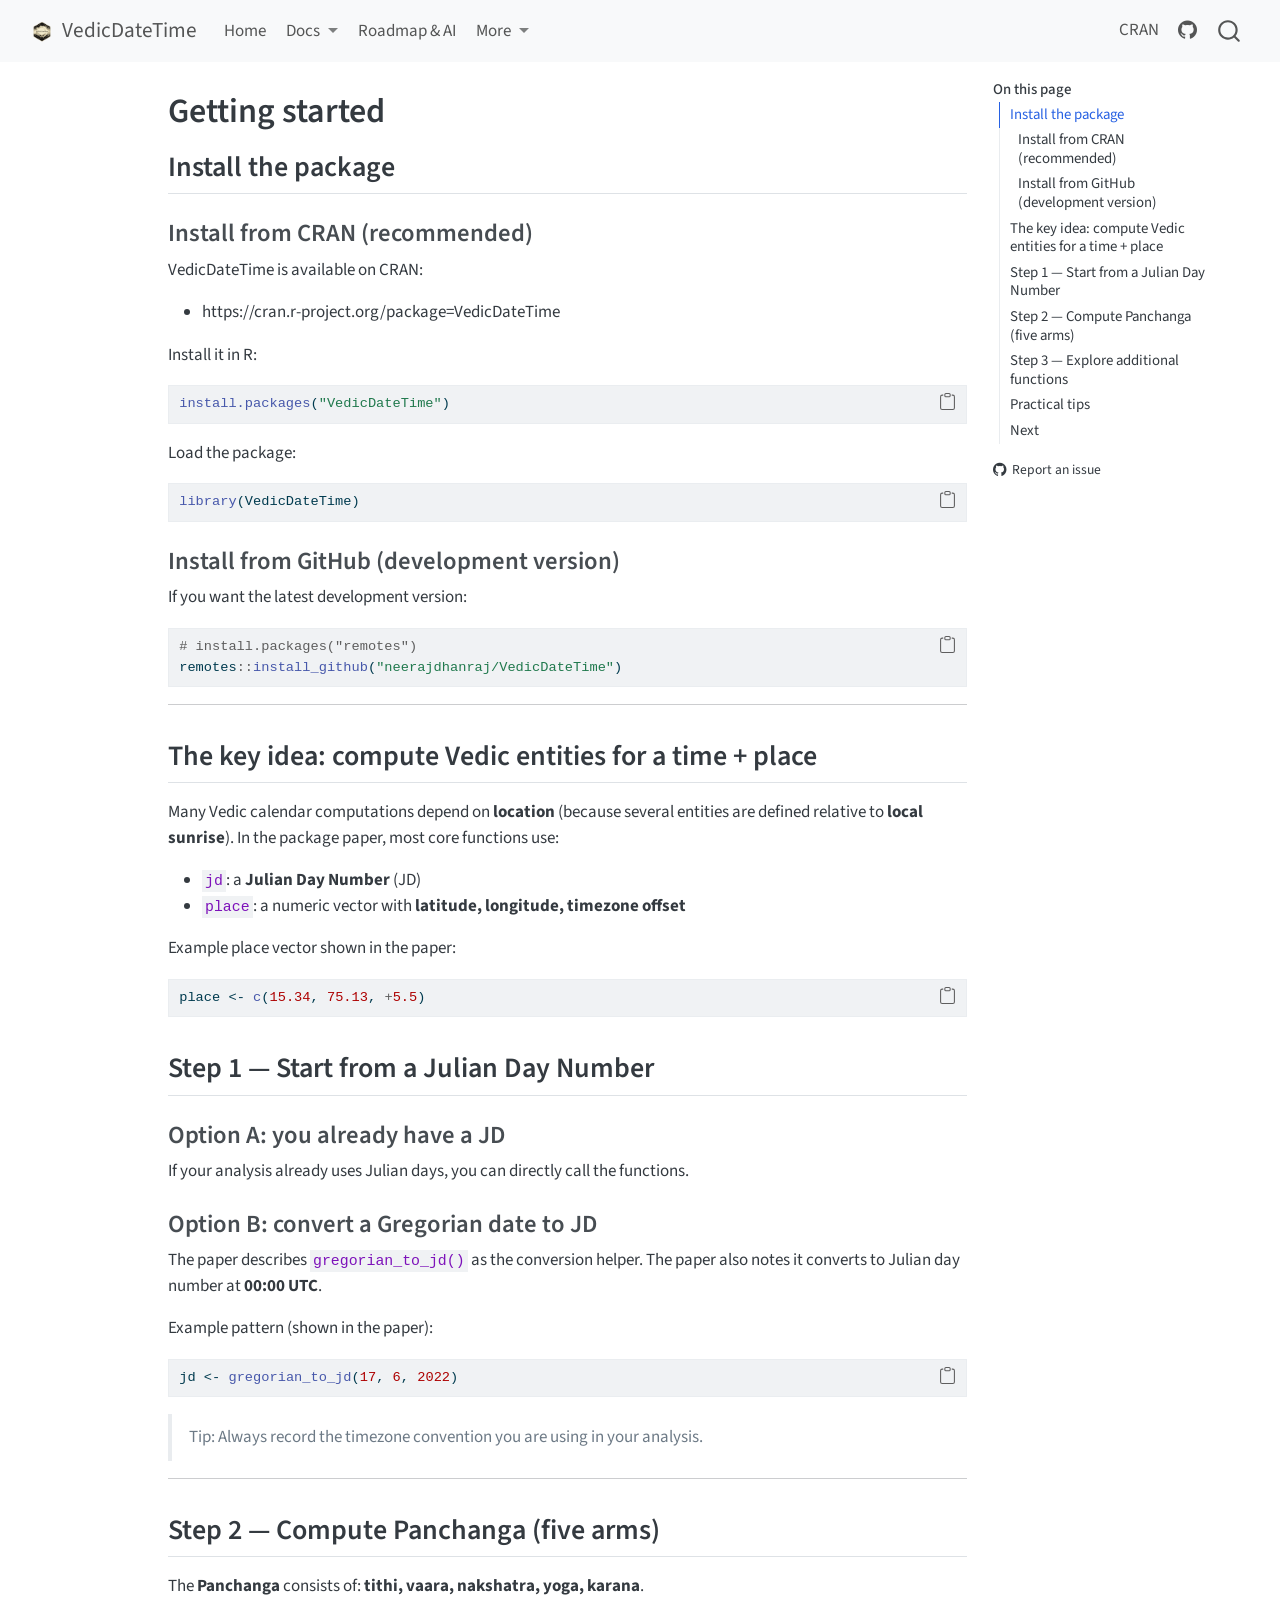
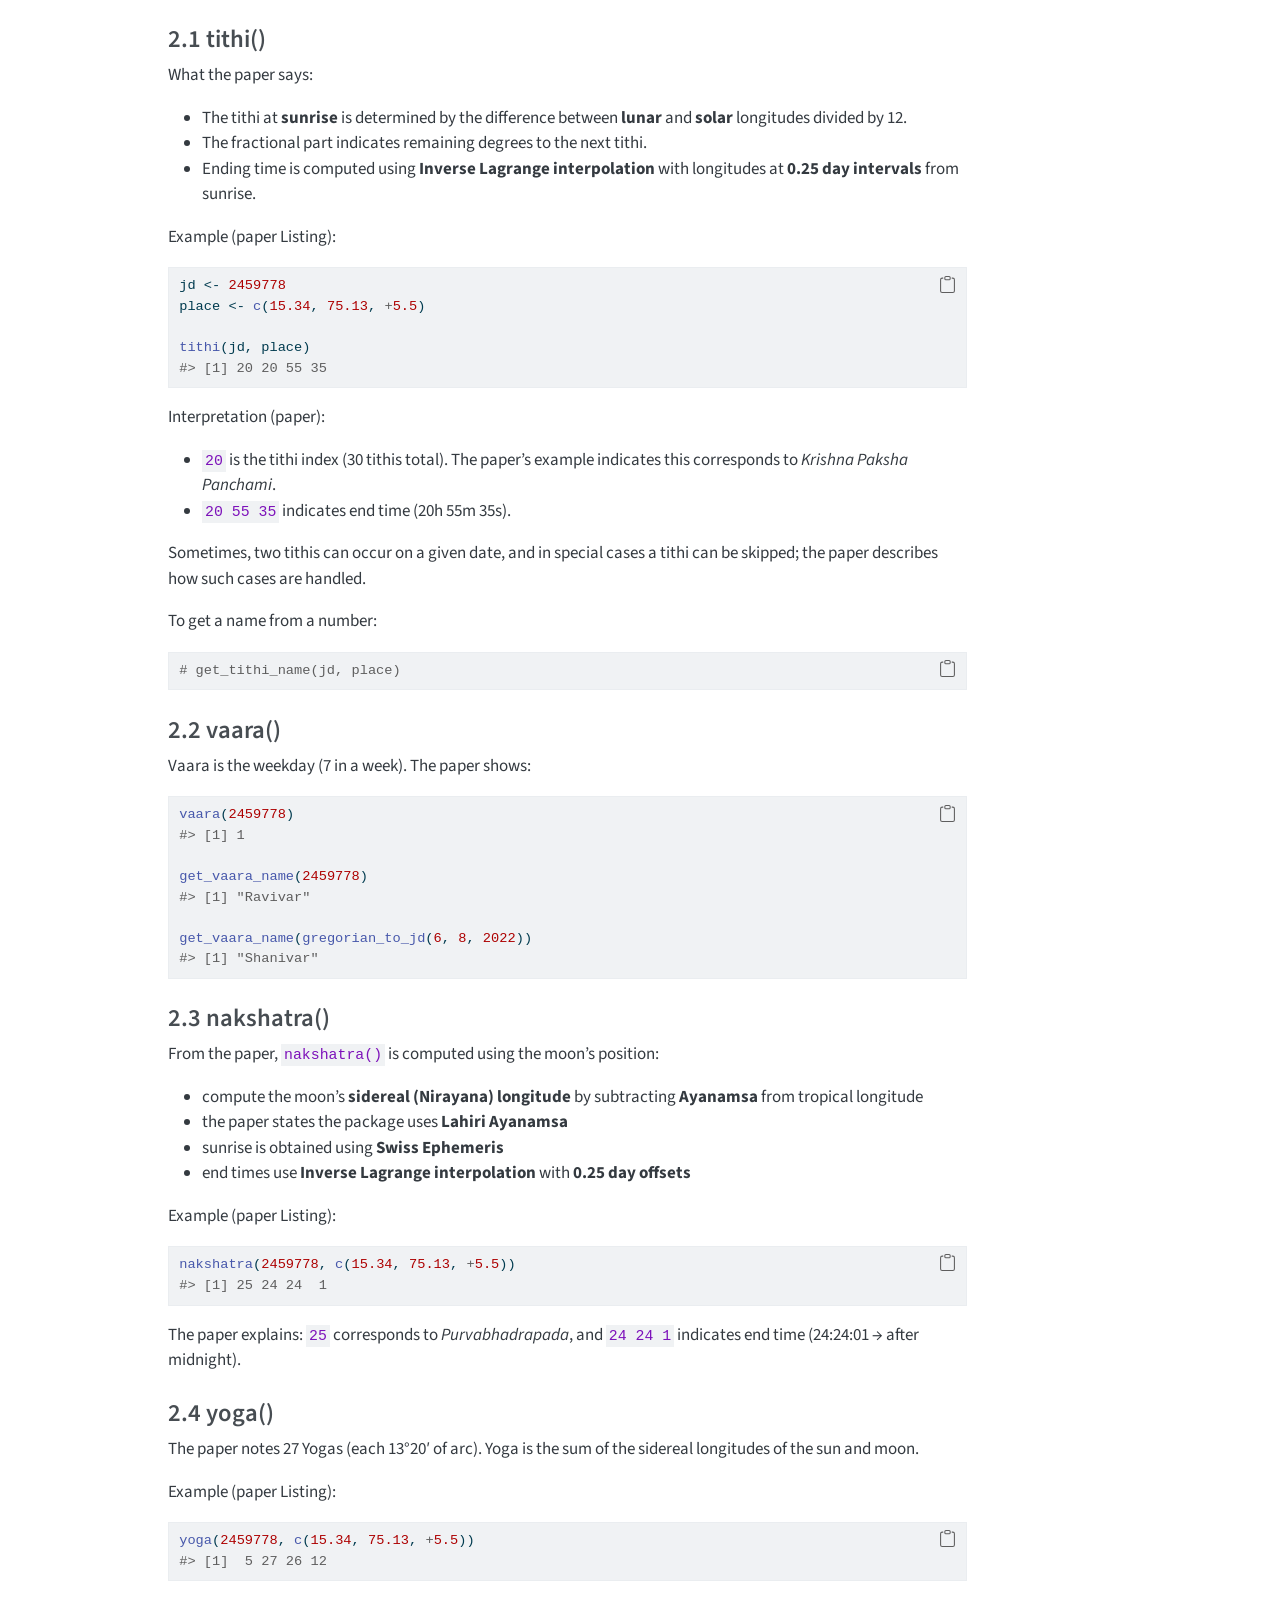
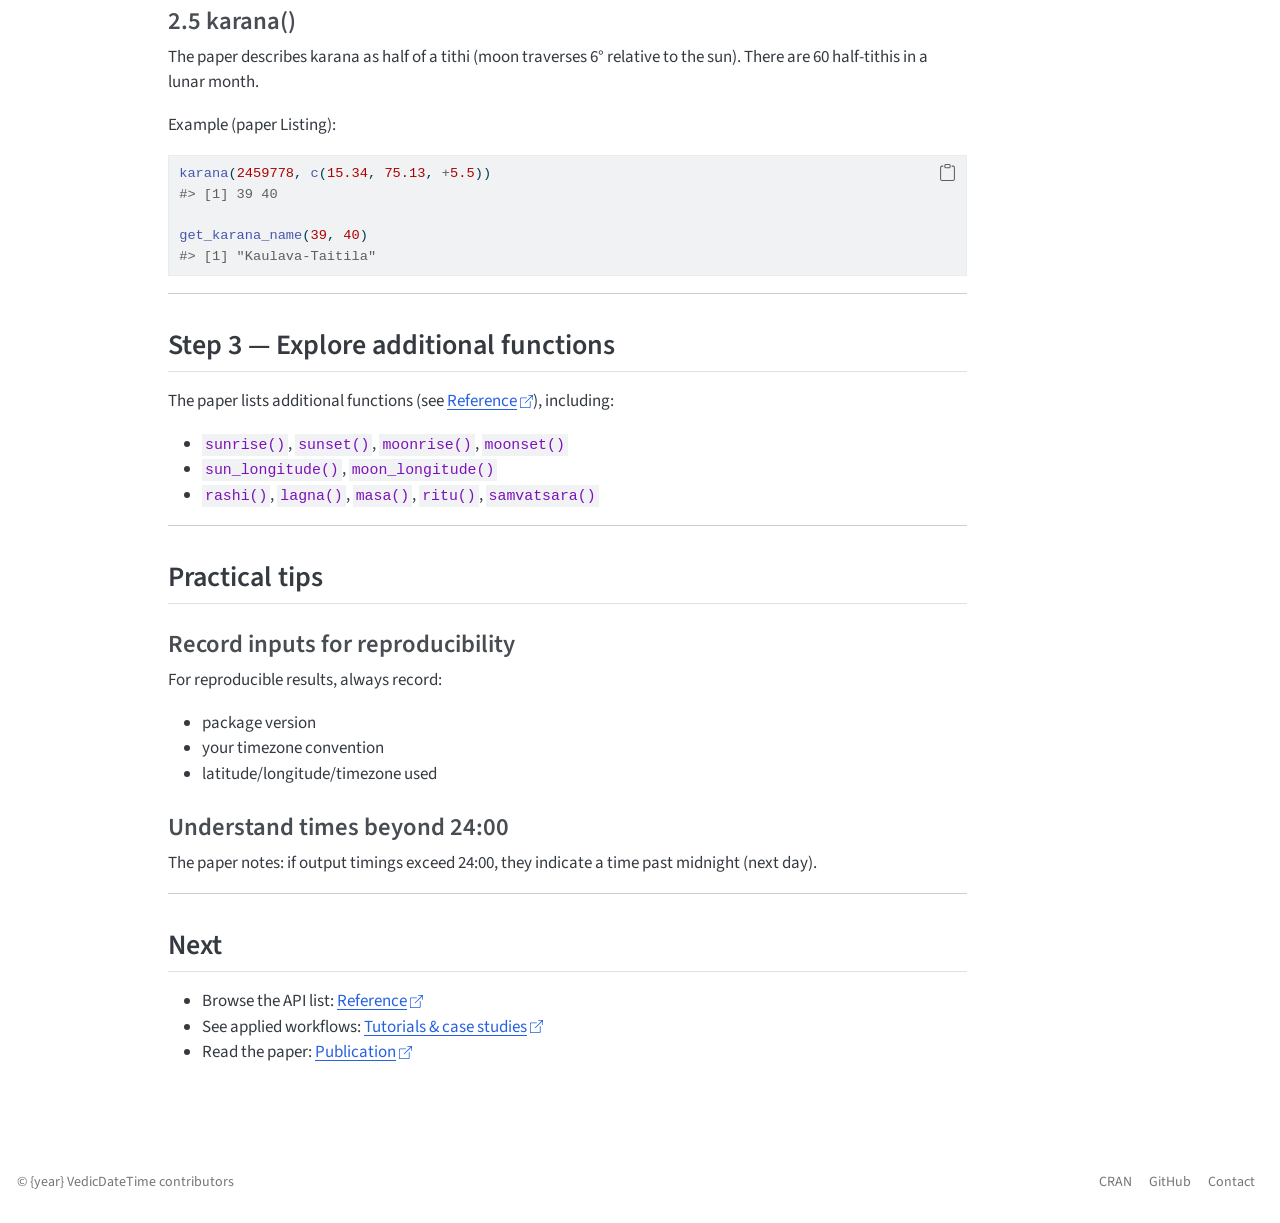
<file: docs/getting-started.html>
<!DOCTYPE html>
<html xmlns="http://www.w3.org/1999/xhtml" lang="en" xml:lang="en"><head>

<meta charset="utf-8">
<meta name="generator" content="quarto-1.9.37">

<meta name="viewport" content="width=device-width, initial-scale=1.0, user-scalable=yes">


<title>Getting started – VedicDateTime</title>
<style>
/* Default styles provided by pandoc.
** See https://pandoc.org/MANUAL.html#variables-for-html for config info.
*/
code{white-space: pre-wrap;}
span.smallcaps{font-variant: small-caps;}
div.columns{display: flex; gap: min(4vw, 1.5em);}
div.column{flex: auto; overflow-x: auto;}
div.hanging-indent{margin-left: 1.5em; text-indent: -1.5em;}
ul.task-list{list-style: none;}
ul.task-list li input[type="checkbox"] {
  width: 0.8em;
  margin: 0 0.8em 0.2em -1em; /* quarto-specific, see https://github.com/quarto-dev/quarto-cli/issues/4556 */ 
  vertical-align: middle;
}
/* CSS for syntax highlighting */
html { -webkit-text-size-adjust: 100%; }
pre > code.sourceCode { white-space: pre; position: relative; }
pre > code.sourceCode > span { display: inline-block; line-height: 1.25; }
pre > code.sourceCode > span:empty { height: 1.2em; }
.sourceCode { overflow: visible; }
code.sourceCode > span { color: inherit; text-decoration: inherit; }
div.sourceCode { margin: 1em 0; }
pre.sourceCode { margin: 0; }
@media screen {
div.sourceCode { overflow: auto; }
}
@media print {
pre > code.sourceCode { white-space: pre-wrap; }
pre > code.sourceCode > span { text-indent: -5em; padding-left: 5em; }
}
pre.numberSource code
  { counter-reset: source-line 0; }
pre.numberSource code > span
  { position: relative; left: -4em; counter-increment: source-line; }
pre.numberSource code > span > a:first-child::before
  { content: counter(source-line);
    position: relative; left: -1em; text-align: right; vertical-align: baseline;
    border: none; display: inline-block;
    -webkit-touch-callout: none; -webkit-user-select: none;
    -khtml-user-select: none; -moz-user-select: none;
    -ms-user-select: none; user-select: none;
    padding: 0 4px; width: 4em;
  }
pre.numberSource { margin-left: 3em;  padding-left: 4px; }
div.sourceCode
  {   }
@media screen {
pre > code.sourceCode > span > a:first-child::before { text-decoration: underline; }
}
</style>


<script src="site_libs/quarto-nav/quarto-nav.js"></script>
<script src="site_libs/quarto-nav/headroom.min.js"></script>
<script src="site_libs/clipboard/clipboard.min.js"></script>
<script src="site_libs/quarto-search/autocomplete.umd.js"></script>
<script src="site_libs/quarto-search/fuse.min.js"></script>
<script src="site_libs/quarto-search/quarto-search.js"></script>
<meta name="quarto:offset" content="./">
<link href="./assets/VedicDateTimeLOGO2.png" rel="icon" type="image/png">
<script src="site_libs/quarto-html/quarto.js" type="module"></script>
<script src="site_libs/quarto-html/tabsets/tabsets.js" type="module"></script>
<script src="site_libs/quarto-html/popper.min.js"></script>
<script src="site_libs/quarto-html/tippy.umd.min.js"></script>
<script src="site_libs/quarto-html/anchor.min.js"></script>
<link href="site_libs/quarto-html/tippy.css" rel="stylesheet">
<link href="site_libs/quarto-html/quarto-syntax-highlighting-7f8f88aac4f3542376d5c11b86a4c14d.css" rel="stylesheet" id="quarto-text-highlighting-styles">
<script src="site_libs/bootstrap/bootstrap.min.js"></script>
<link href="site_libs/bootstrap/bootstrap-icons.css" rel="stylesheet">
<link href="site_libs/bootstrap/bootstrap-2c169b83e1fc2996b25bcc8774810429.min.css" rel="stylesheet" append-hash="true" id="quarto-bootstrap" data-mode="light">
<script id="quarto-search-options" type="application/json">{
  "location": "navbar",
  "copy-button": false,
  "collapse-after": 3,
  "panel-placement": "end",
  "type": "overlay",
  "limit": 50,
  "keyboard-shortcut": [
    "f",
    "/",
    "s"
  ],
  "show-item-context": false,
  "language": {
    "search-no-results-text": "No results",
    "search-matching-documents-text": "matching documents",
    "search-copy-link-title": "Copy link to search",
    "search-hide-matches-text": "Hide additional matches",
    "search-more-match-text": "more match in this document",
    "search-more-matches-text": "more matches in this document",
    "search-clear-button-title": "Clear",
    "search-text-placeholder": "",
    "search-detached-cancel-button-title": "Cancel",
    "search-submit-button-title": "Submit",
    "search-label": "Search"
  }
}</script>


<link rel="stylesheet" href="styles.css">
</head>

<body class="nav-fixed quarto-light">

<div id="quarto-search-results"></div>
  <header id="quarto-header" class="headroom fixed-top">
    <nav class="navbar navbar-expand-lg " data-bs-theme="dark">
      <div class="navbar-container container-fluid">
      <div class="navbar-brand-container mx-auto">
    <a href="./index.html" class="navbar-brand navbar-brand-logo">
    <img src="./assets/VedicDateTimeLOGO2.png" alt="" class="navbar-logo light-content">
    <img src="./assets/VedicDateTimeLOGO2.png" alt="" class="navbar-logo dark-content">
    </a>
    <a class="navbar-brand" href="./index.html">
    <span class="navbar-title">VedicDateTime</span>
    </a>
  </div>
            <div id="quarto-search" class="" title="Search"></div>
          <button class="navbar-toggler" type="button" data-bs-toggle="collapse" data-bs-target="#navbarCollapse" aria-controls="navbarCollapse" role="menu" aria-expanded="false" aria-label="Toggle navigation" onclick="if (window.quartoToggleHeadroom) { window.quartoToggleHeadroom(); }">
  <span class="navbar-toggler-icon"></span>
</button>
          <div class="collapse navbar-collapse" id="navbarCollapse">
            <ul class="navbar-nav navbar-nav-scroll me-auto">
  <li class="nav-item">
    <a class="nav-link" href="./index.html"> 
<span class="menu-text">Home</span></a>
  </li>  
  <li class="nav-item dropdown ">
    <a class="nav-link dropdown-toggle" href="#" id="nav-menu-docs" role="link" data-bs-toggle="dropdown" aria-expanded="false">
 <span class="menu-text">Docs</span>
    </a>
    <ul class="dropdown-menu" aria-labelledby="nav-menu-docs">    
        <li>
    <a class="dropdown-item" href="./getting-started.html">
 <span class="dropdown-text">Getting started</span></a>
  </li>  
        <li>
    <a class="dropdown-item" href="./cookbook.html">
 <span class="dropdown-text">Cookbook</span></a>
  </li>  
        <li>
    <a class="dropdown-item" href="./accuracy.html">
 <span class="dropdown-text">Accuracy &amp; conventions</span></a>
  </li>  
        <li>
    <a class="dropdown-item" href="./reference.html">
 <span class="dropdown-text">Reference (overview)</span></a>
  </li>  
        <li>
    <a class="dropdown-item" href="./pkgdown/">
 <span class="dropdown-text">API (pkgdown)</span></a>
  </li>  
        <li>
    <a class="dropdown-item" href="./articles.html">
 <span class="dropdown-text">Tutorials &amp; case studies</span></a>
  </li>  
    </ul>
  </li>
  <li class="nav-item">
    <a class="nav-link" href="./roadmap.html"> 
<span class="menu-text">Roadmap &amp; AI</span></a>
  </li>  
  <li class="nav-item dropdown ">
    <a class="nav-link dropdown-toggle" href="#" id="nav-menu-more" role="link" data-bs-toggle="dropdown" aria-expanded="false">
 <span class="menu-text">More</span>
    </a>
    <ul class="dropdown-menu" aria-labelledby="nav-menu-more">    
        <li>
    <a class="dropdown-item" href="./publications.html">
 <span class="dropdown-text">Publication</span></a>
  </li>  
        <li>
    <a class="dropdown-item" href="./contributing.html">
 <span class="dropdown-text">Contributing</span></a>
  </li>  
        <li>
    <a class="dropdown-item" href="./development.html">
 <span class="dropdown-text">Development</span></a>
  </li>  
        <li>
    <a class="dropdown-item" href="./faq.html">
 <span class="dropdown-text">FAQ</span></a>
  </li>  
        <li>
    <a class="dropdown-item" href="./about.html">
 <span class="dropdown-text">About</span></a>
  </li>  
        <li>
    <a class="dropdown-item" href="./changelog.html">
 <span class="dropdown-text">Changelog</span></a>
  </li>  
        <li>
    <a class="dropdown-item" href="./contact.html">
 <span class="dropdown-text">Contact</span></a>
  </li>  
    </ul>
  </li>
</ul>
            <ul class="navbar-nav navbar-nav-scroll ms-auto">
  <li class="nav-item">
    <a class="nav-link" href="https://cran.r-project.org/package=VedicDateTime"> 
<span class="menu-text">CRAN</span></a>
  </li>  
  <li class="nav-item compact">
    <a class="nav-link" href="https://github.com/neerajdhanraj/VedicDateTime"> <i class="bi bi-github" role="img">
</i> 
<span class="menu-text"></span></a>
  </li>  
</ul>
          </div> <!-- /navcollapse -->
            <div class="quarto-navbar-tools">
</div>
      </div> <!-- /container-fluid -->
    </nav>
</header>
<!-- content -->
<div id="quarto-content" class="quarto-container page-columns page-rows-contents page-layout-article page-navbar">
<!-- sidebar -->
<!-- margin-sidebar -->
    <div id="quarto-margin-sidebar" class="sidebar margin-sidebar">
        <nav id="TOC" role="doc-toc" class="toc-active">
    <h2 id="toc-title">On this page</h2>
   
  <ul>
  <li><a href="#install-the-package" id="toc-install-the-package" class="nav-link active" data-scroll-target="#install-the-package">Install the package</a>
  <ul class="collapse">
  <li><a href="#install-from-cran-recommended" id="toc-install-from-cran-recommended" class="nav-link" data-scroll-target="#install-from-cran-recommended">Install from CRAN (recommended)</a></li>
  <li><a href="#install-from-github-development-version" id="toc-install-from-github-development-version" class="nav-link" data-scroll-target="#install-from-github-development-version">Install from GitHub (development version)</a></li>
  </ul></li>
  <li><a href="#the-key-idea-compute-vedic-entities-for-a-time-place" id="toc-the-key-idea-compute-vedic-entities-for-a-time-place" class="nav-link" data-scroll-target="#the-key-idea-compute-vedic-entities-for-a-time-place">The key idea: compute Vedic entities for a time + place</a></li>
  <li><a href="#step-1-start-from-a-julian-day-number" id="toc-step-1-start-from-a-julian-day-number" class="nav-link" data-scroll-target="#step-1-start-from-a-julian-day-number">Step 1 — Start from a Julian Day Number</a>
  <ul class="collapse">
  <li><a href="#option-a-you-already-have-a-jd" id="toc-option-a-you-already-have-a-jd" class="nav-link" data-scroll-target="#option-a-you-already-have-a-jd">Option A: you already have a JD</a></li>
  <li><a href="#option-b-convert-a-gregorian-date-to-jd" id="toc-option-b-convert-a-gregorian-date-to-jd" class="nav-link" data-scroll-target="#option-b-convert-a-gregorian-date-to-jd">Option B: convert a Gregorian date to JD</a></li>
  </ul></li>
  <li><a href="#step-2-compute-panchanga-five-arms" id="toc-step-2-compute-panchanga-five-arms" class="nav-link" data-scroll-target="#step-2-compute-panchanga-five-arms">Step 2 — Compute Panchanga (five arms)</a>
  <ul class="collapse">
  <li><a href="#tithi" id="toc-tithi" class="nav-link" data-scroll-target="#tithi">2.1 tithi()</a></li>
  <li><a href="#vaara" id="toc-vaara" class="nav-link" data-scroll-target="#vaara">2.2 vaara()</a></li>
  <li><a href="#nakshatra" id="toc-nakshatra" class="nav-link" data-scroll-target="#nakshatra">2.3 nakshatra()</a></li>
  <li><a href="#yoga" id="toc-yoga" class="nav-link" data-scroll-target="#yoga">2.4 yoga()</a></li>
  <li><a href="#karana" id="toc-karana" class="nav-link" data-scroll-target="#karana">2.5 karana()</a></li>
  </ul></li>
  <li><a href="#step-3-explore-additional-functions" id="toc-step-3-explore-additional-functions" class="nav-link" data-scroll-target="#step-3-explore-additional-functions">Step 3 — Explore additional functions</a></li>
  <li><a href="#practical-tips" id="toc-practical-tips" class="nav-link" data-scroll-target="#practical-tips">Practical tips</a>
  <ul class="collapse">
  <li><a href="#record-inputs-for-reproducibility" id="toc-record-inputs-for-reproducibility" class="nav-link" data-scroll-target="#record-inputs-for-reproducibility">Record inputs for reproducibility</a></li>
  <li><a href="#understand-times-beyond-2400" id="toc-understand-times-beyond-2400" class="nav-link" data-scroll-target="#understand-times-beyond-2400">Understand times beyond 24:00</a></li>
  </ul></li>
  <li><a href="#next" id="toc-next" class="nav-link" data-scroll-target="#next">Next</a></li>
  </ul>
<div class="toc-actions"><ul><li><a href="https://github.com/neerajdhanraj/VedicDateTime/issues/new" class="toc-action"><i class="bi bi-github"></i>Report an issue</a></li></ul></div></nav>
    </div>
<!-- main -->
<main class="content" id="quarto-document-content">

<header id="title-block-header" class="quarto-title-block default">
<div class="quarto-title">
<h1 class="title">Getting started</h1>
</div>



<div class="quarto-title-meta">

    
  
    
  </div>
  


</header>


<section id="install-the-package" class="level2">
<h2 class="anchored" data-anchor-id="install-the-package">Install the package</h2>
<section id="install-from-cran-recommended" class="level3">
<h3 class="anchored" data-anchor-id="install-from-cran-recommended">Install from CRAN (recommended)</h3>
<p>VedicDateTime is available on CRAN:</p>
<ul>
<li>https://cran.r-project.org/package=VedicDateTime</li>
</ul>
<p>Install it in R:</p>
<div class="code-copy-outer-scaffold"><div class="sourceCode" id="cb1"><pre class="sourceCode r code-with-copy"><code class="sourceCode r"><span id="cb1-1"><a href="#cb1-1" aria-hidden="true" tabindex="-1"></a><span class="fu">install.packages</span>(<span class="st">"VedicDateTime"</span>)</span></code></pre></div><button title="Copy to Clipboard" class="code-copy-button"><i class="bi"></i></button></div>
<p>Load the package:</p>
<div class="code-copy-outer-scaffold"><div class="sourceCode" id="cb2"><pre class="sourceCode r code-with-copy"><code class="sourceCode r"><span id="cb2-1"><a href="#cb2-1" aria-hidden="true" tabindex="-1"></a><span class="fu">library</span>(VedicDateTime)</span></code></pre></div><button title="Copy to Clipboard" class="code-copy-button"><i class="bi"></i></button></div>
</section>
<section id="install-from-github-development-version" class="level3">
<h3 class="anchored" data-anchor-id="install-from-github-development-version">Install from GitHub (development version)</h3>
<p>If you want the latest development version:</p>
<div class="code-copy-outer-scaffold"><div class="sourceCode" id="cb3"><pre class="sourceCode r code-with-copy"><code class="sourceCode r"><span id="cb3-1"><a href="#cb3-1" aria-hidden="true" tabindex="-1"></a><span class="co"># install.packages("remotes")</span></span>
<span id="cb3-2"><a href="#cb3-2" aria-hidden="true" tabindex="-1"></a>remotes<span class="sc">::</span><span class="fu">install_github</span>(<span class="st">"neerajdhanraj/VedicDateTime"</span>)</span></code></pre></div><button title="Copy to Clipboard" class="code-copy-button"><i class="bi"></i></button></div>
<hr>
</section>
</section>
<section id="the-key-idea-compute-vedic-entities-for-a-time-place" class="level2">
<h2 class="anchored" data-anchor-id="the-key-idea-compute-vedic-entities-for-a-time-place">The key idea: compute Vedic entities for a time + place</h2>
<p>Many Vedic calendar computations depend on <strong>location</strong> (because several entities are defined relative to <strong>local sunrise</strong>). In the package paper, most core functions use:</p>
<ul>
<li><code>jd</code>: a <strong>Julian Day Number</strong> (JD)</li>
<li><code>place</code>: a numeric vector with <strong>latitude, longitude, timezone offset</strong></li>
</ul>
<p>Example place vector shown in the paper:</p>
<div class="code-copy-outer-scaffold"><div class="sourceCode" id="cb4"><pre class="sourceCode r code-with-copy"><code class="sourceCode r"><span id="cb4-1"><a href="#cb4-1" aria-hidden="true" tabindex="-1"></a>place <span class="ot">&lt;-</span> <span class="fu">c</span>(<span class="fl">15.34</span>, <span class="fl">75.13</span>, <span class="sc">+</span><span class="fl">5.5</span>)</span></code></pre></div><button title="Copy to Clipboard" class="code-copy-button"><i class="bi"></i></button></div>
</section>
<section id="step-1-start-from-a-julian-day-number" class="level2">
<h2 class="anchored" data-anchor-id="step-1-start-from-a-julian-day-number">Step 1 — Start from a Julian Day Number</h2>
<section id="option-a-you-already-have-a-jd" class="level3">
<h3 class="anchored" data-anchor-id="option-a-you-already-have-a-jd">Option A: you already have a JD</h3>
<p>If your analysis already uses Julian days, you can directly call the functions.</p>
</section>
<section id="option-b-convert-a-gregorian-date-to-jd" class="level3">
<h3 class="anchored" data-anchor-id="option-b-convert-a-gregorian-date-to-jd">Option B: convert a Gregorian date to JD</h3>
<p>The paper describes <code>gregorian_to_jd()</code> as the conversion helper. The paper also notes it converts to Julian day number at <strong>00:00 UTC</strong>.</p>
<p>Example pattern (shown in the paper):</p>
<div class="code-copy-outer-scaffold"><div class="sourceCode" id="cb5"><pre class="sourceCode r code-with-copy"><code class="sourceCode r"><span id="cb5-1"><a href="#cb5-1" aria-hidden="true" tabindex="-1"></a>jd <span class="ot">&lt;-</span> <span class="fu">gregorian_to_jd</span>(<span class="dv">17</span>, <span class="dv">6</span>, <span class="dv">2022</span>)</span></code></pre></div><button title="Copy to Clipboard" class="code-copy-button"><i class="bi"></i></button></div>
<blockquote class="blockquote">
<p>Tip: Always record the timezone convention you are using in your analysis.</p>
</blockquote>
<hr>
</section>
</section>
<section id="step-2-compute-panchanga-five-arms" class="level2">
<h2 class="anchored" data-anchor-id="step-2-compute-panchanga-five-arms">Step 2 — Compute Panchanga (five arms)</h2>
<p>The <strong>Panchanga</strong> consists of: <strong>tithi, vaara, nakshatra, yoga, karana</strong>.</p>
<section id="tithi" class="level3">
<h3 class="anchored" data-anchor-id="tithi">2.1 tithi()</h3>
<p>What the paper says:</p>
<ul>
<li>The tithi at <strong>sunrise</strong> is determined by the difference between <strong>lunar</strong> and <strong>solar</strong> longitudes divided by 12.</li>
<li>The fractional part indicates remaining degrees to the next tithi.</li>
<li>Ending time is computed using <strong>Inverse Lagrange interpolation</strong> with longitudes at <strong>0.25 day intervals</strong> from sunrise.</li>
</ul>
<p>Example (paper Listing):</p>
<div class="code-copy-outer-scaffold"><div class="sourceCode" id="cb6"><pre class="sourceCode r code-with-copy"><code class="sourceCode r"><span id="cb6-1"><a href="#cb6-1" aria-hidden="true" tabindex="-1"></a>jd <span class="ot">&lt;-</span> <span class="dv">2459778</span></span>
<span id="cb6-2"><a href="#cb6-2" aria-hidden="true" tabindex="-1"></a>place <span class="ot">&lt;-</span> <span class="fu">c</span>(<span class="fl">15.34</span>, <span class="fl">75.13</span>, <span class="sc">+</span><span class="fl">5.5</span>)</span>
<span id="cb6-3"><a href="#cb6-3" aria-hidden="true" tabindex="-1"></a></span>
<span id="cb6-4"><a href="#cb6-4" aria-hidden="true" tabindex="-1"></a><span class="fu">tithi</span>(jd, place)</span>
<span id="cb6-5"><a href="#cb6-5" aria-hidden="true" tabindex="-1"></a><span class="co">#&gt; [1] 20 20 55 35</span></span></code></pre></div><button title="Copy to Clipboard" class="code-copy-button"><i class="bi"></i></button></div>
<p>Interpretation (paper):</p>
<ul>
<li><code>20</code> is the tithi index (30 tithis total). The paper’s example indicates this corresponds to <em>Krishna Paksha Panchami</em>.</li>
<li><code>20 55 35</code> indicates end time (20h 55m 35s).</li>
</ul>
<p>Sometimes, two tithis can occur on a given date, and in special cases a tithi can be skipped; the paper describes how such cases are handled.</p>
<p>To get a name from a number:</p>
<div class="code-copy-outer-scaffold"><div class="sourceCode" id="cb7"><pre class="sourceCode r code-with-copy"><code class="sourceCode r"><span id="cb7-1"><a href="#cb7-1" aria-hidden="true" tabindex="-1"></a><span class="co"># get_tithi_name(jd, place)</span></span></code></pre></div><button title="Copy to Clipboard" class="code-copy-button"><i class="bi"></i></button></div>
</section>
<section id="vaara" class="level3">
<h3 class="anchored" data-anchor-id="vaara">2.2 vaara()</h3>
<p>Vaara is the weekday (7 in a week). The paper shows:</p>
<div class="code-copy-outer-scaffold"><div class="sourceCode" id="cb8"><pre class="sourceCode r code-with-copy"><code class="sourceCode r"><span id="cb8-1"><a href="#cb8-1" aria-hidden="true" tabindex="-1"></a><span class="fu">vaara</span>(<span class="dv">2459778</span>)</span>
<span id="cb8-2"><a href="#cb8-2" aria-hidden="true" tabindex="-1"></a><span class="co">#&gt; [1] 1</span></span>
<span id="cb8-3"><a href="#cb8-3" aria-hidden="true" tabindex="-1"></a></span>
<span id="cb8-4"><a href="#cb8-4" aria-hidden="true" tabindex="-1"></a><span class="fu">get_vaara_name</span>(<span class="dv">2459778</span>)</span>
<span id="cb8-5"><a href="#cb8-5" aria-hidden="true" tabindex="-1"></a><span class="co">#&gt; [1] "Ravivar"</span></span>
<span id="cb8-6"><a href="#cb8-6" aria-hidden="true" tabindex="-1"></a></span>
<span id="cb8-7"><a href="#cb8-7" aria-hidden="true" tabindex="-1"></a><span class="fu">get_vaara_name</span>(<span class="fu">gregorian_to_jd</span>(<span class="dv">6</span>, <span class="dv">8</span>, <span class="dv">2022</span>))</span>
<span id="cb8-8"><a href="#cb8-8" aria-hidden="true" tabindex="-1"></a><span class="co">#&gt; [1] "Shanivar"</span></span></code></pre></div><button title="Copy to Clipboard" class="code-copy-button"><i class="bi"></i></button></div>
</section>
<section id="nakshatra" class="level3">
<h3 class="anchored" data-anchor-id="nakshatra">2.3 nakshatra()</h3>
<p>From the paper, <code>nakshatra()</code> is computed using the moon’s position:</p>
<ul>
<li>compute the moon’s <strong>sidereal (Nirayana) longitude</strong> by subtracting <strong>Ayanamsa</strong> from tropical longitude</li>
<li>the paper states the package uses <strong>Lahiri Ayanamsa</strong></li>
<li>sunrise is obtained using <strong>Swiss Ephemeris</strong></li>
<li>end times use <strong>Inverse Lagrange interpolation</strong> with <strong>0.25 day offsets</strong></li>
</ul>
<p>Example (paper Listing):</p>
<div class="code-copy-outer-scaffold"><div class="sourceCode" id="cb9"><pre class="sourceCode r code-with-copy"><code class="sourceCode r"><span id="cb9-1"><a href="#cb9-1" aria-hidden="true" tabindex="-1"></a><span class="fu">nakshatra</span>(<span class="dv">2459778</span>, <span class="fu">c</span>(<span class="fl">15.34</span>, <span class="fl">75.13</span>, <span class="sc">+</span><span class="fl">5.5</span>))</span>
<span id="cb9-2"><a href="#cb9-2" aria-hidden="true" tabindex="-1"></a><span class="co">#&gt; [1] 25 24 24  1</span></span></code></pre></div><button title="Copy to Clipboard" class="code-copy-button"><i class="bi"></i></button></div>
<p>The paper explains: <code>25</code> corresponds to <em>Purvabhadrapada</em>, and <code>24 24 1</code> indicates end time (24:24:01 → after midnight).</p>
</section>
<section id="yoga" class="level3">
<h3 class="anchored" data-anchor-id="yoga">2.4 yoga()</h3>
<p>The paper notes 27 Yogas (each 13°20′ of arc). Yoga is the sum of the sidereal longitudes of the sun and moon.</p>
<p>Example (paper Listing):</p>
<div class="code-copy-outer-scaffold"><div class="sourceCode" id="cb10"><pre class="sourceCode r code-with-copy"><code class="sourceCode r"><span id="cb10-1"><a href="#cb10-1" aria-hidden="true" tabindex="-1"></a><span class="fu">yoga</span>(<span class="dv">2459778</span>, <span class="fu">c</span>(<span class="fl">15.34</span>, <span class="fl">75.13</span>, <span class="sc">+</span><span class="fl">5.5</span>))</span>
<span id="cb10-2"><a href="#cb10-2" aria-hidden="true" tabindex="-1"></a><span class="co">#&gt; [1]  5 27 26 12</span></span></code></pre></div><button title="Copy to Clipboard" class="code-copy-button"><i class="bi"></i></button></div>
</section>
<section id="karana" class="level3">
<h3 class="anchored" data-anchor-id="karana">2.5 karana()</h3>
<p>The paper describes karana as half of a tithi (moon traverses 6° relative to the sun). There are 60 half‑tithis in a lunar month.</p>
<p>Example (paper Listing):</p>
<div class="code-copy-outer-scaffold"><div class="sourceCode" id="cb11"><pre class="sourceCode r code-with-copy"><code class="sourceCode r"><span id="cb11-1"><a href="#cb11-1" aria-hidden="true" tabindex="-1"></a><span class="fu">karana</span>(<span class="dv">2459778</span>, <span class="fu">c</span>(<span class="fl">15.34</span>, <span class="fl">75.13</span>, <span class="sc">+</span><span class="fl">5.5</span>))</span>
<span id="cb11-2"><a href="#cb11-2" aria-hidden="true" tabindex="-1"></a><span class="co">#&gt; [1] 39 40</span></span>
<span id="cb11-3"><a href="#cb11-3" aria-hidden="true" tabindex="-1"></a></span>
<span id="cb11-4"><a href="#cb11-4" aria-hidden="true" tabindex="-1"></a><span class="fu">get_karana_name</span>(<span class="dv">39</span>, <span class="dv">40</span>)</span>
<span id="cb11-5"><a href="#cb11-5" aria-hidden="true" tabindex="-1"></a><span class="co">#&gt; [1] "Kaulava-Taitila"</span></span></code></pre></div><button title="Copy to Clipboard" class="code-copy-button"><i class="bi"></i></button></div>
<hr>
</section>
</section>
<section id="step-3-explore-additional-functions" class="level2">
<h2 class="anchored" data-anchor-id="step-3-explore-additional-functions">Step 3 — Explore additional functions</h2>
<p>The paper lists additional functions (see <a href="./reference.html">Reference</a>), including:</p>
<ul>
<li><code>sunrise()</code>, <code>sunset()</code>, <code>moonrise()</code>, <code>moonset()</code></li>
<li><code>sun_longitude()</code>, <code>moon_longitude()</code></li>
<li><code>rashi()</code>, <code>lagna()</code>, <code>masa()</code>, <code>ritu()</code>, <code>samvatsara()</code></li>
</ul>
<hr>
</section>
<section id="practical-tips" class="level2">
<h2 class="anchored" data-anchor-id="practical-tips">Practical tips</h2>
<section id="record-inputs-for-reproducibility" class="level3">
<h3 class="anchored" data-anchor-id="record-inputs-for-reproducibility">Record inputs for reproducibility</h3>
<p>For reproducible results, always record:</p>
<ul>
<li>package version</li>
<li>your timezone convention</li>
<li>latitude/longitude/timezone used</li>
</ul>
</section>
<section id="understand-times-beyond-2400" class="level3">
<h3 class="anchored" data-anchor-id="understand-times-beyond-2400">Understand times beyond 24:00</h3>
<p>The paper notes: if output timings exceed 24:00, they indicate a time past midnight (next day).</p>
<hr>
</section>
</section>
<section id="next" class="level2">
<h2 class="anchored" data-anchor-id="next">Next</h2>
<ul>
<li>Browse the API list: <a href="./reference.html">Reference</a></li>
<li>See applied workflows: <a href="./articles.html">Tutorials &amp; case studies</a></li>
<li>Read the paper: <a href="./publications.html">Publication</a></li>
</ul>


</section>

</main> <!-- /main -->
<script id="quarto-html-after-body" type="application/javascript">
  window.document.addEventListener("DOMContentLoaded", function (event) {
    const icon = "";
    const anchorJS = new window.AnchorJS();
    anchorJS.options = {
      placement: 'right',
      icon: icon
    };
    anchorJS.add('.anchored');
    const isCodeAnnotation = (el) => {
      for (const clz of el.classList) {
        if (clz.startsWith('code-annotation-')) {                     
          return true;
        }
      }
      return false;
    }
    const onCopySuccess = function(e) {
      // button target
      const button = e.trigger;
      // don't keep focus
      button.blur();
      // flash "checked"
      button.classList.add('code-copy-button-checked');
      var currentTitle = button.getAttribute("title");
      button.setAttribute("title", "Copied!");
      let tooltip;
      if (window.bootstrap) {
        button.setAttribute("data-bs-toggle", "tooltip");
        button.setAttribute("data-bs-placement", "left");
        button.setAttribute("data-bs-title", "Copied!");
        tooltip = new bootstrap.Tooltip(button, 
          { trigger: "manual", 
            customClass: "code-copy-button-tooltip",
            offset: [0, -8]});
        tooltip.show();    
      }
      setTimeout(function() {
        if (tooltip) {
          tooltip.hide();
          button.removeAttribute("data-bs-title");
          button.removeAttribute("data-bs-toggle");
          button.removeAttribute("data-bs-placement");
        }
        button.setAttribute("title", currentTitle);
        button.classList.remove('code-copy-button-checked');
      }, 1000);
      // clear code selection
      e.clearSelection();
    }
    const getTextToCopy = function(trigger) {
      const outerScaffold = trigger.parentElement.cloneNode(true);
      const codeEl = outerScaffold.querySelector('code');
      for (const childEl of codeEl.children) {
        if (isCodeAnnotation(childEl)) {
          childEl.remove();
        }
      }
      return codeEl.innerText;
    }
    const clipboard = new window.ClipboardJS('.code-copy-button:not([data-in-quarto-modal])', {
      text: getTextToCopy
    });
    clipboard.on('success', onCopySuccess);
    if (window.document.getElementById('quarto-embedded-source-code-modal')) {
      const clipboardModal = new window.ClipboardJS('.code-copy-button[data-in-quarto-modal]', {
        text: getTextToCopy,
        container: window.document.getElementById('quarto-embedded-source-code-modal')
      });
      clipboardModal.on('success', onCopySuccess);
    }
      var localhostRegex = new RegExp(/^(?:http|https):\/\/localhost\:?[0-9]*\//);
      var mailtoRegex = new RegExp(/^mailto:/);
        var filterRegex = new RegExp("https:\/\/neerajdhanraj\.github\.io\/VedicDateTime\/");
      var isInternal = (href) => {
          return filterRegex.test(href) || localhostRegex.test(href) || mailtoRegex.test(href);
      }
      // Inspect non-navigation links and adorn them if external
     var links = window.document.querySelectorAll('a[href]:not(.nav-link):not(.navbar-brand):not(.toc-action):not(.sidebar-link):not(.sidebar-item-toggle):not(.pagination-link):not(.no-external):not([aria-hidden]):not(.dropdown-item):not(.quarto-navigation-tool):not(.about-link)');
      for (var i=0; i<links.length; i++) {
        const link = links[i];
        if (!isInternal(link.href)) {
          // undo the damage that might have been done by quarto-nav.js in the case of
          // links that we want to consider external
          if (link.dataset.originalHref !== undefined) {
            link.href = link.dataset.originalHref;
          }
            // target, if specified
            link.setAttribute("target", "_blank");
            if (link.getAttribute("rel") === null) {
              link.setAttribute("rel", "noopener");
            }
            // default icon
            link.classList.add("external");
        }
      }
    function tippyHover(el, contentFn, onTriggerFn, onUntriggerFn) {
      const config = {
        allowHTML: true,
        maxWidth: 500,
        delay: 100,
        arrow: false,
        appendTo: function(el) {
            return el.parentElement;
        },
        interactive: true,
        interactiveBorder: 10,
        theme: 'quarto',
        placement: 'bottom-start',
      };
      if (contentFn) {
        config.content = contentFn;
      }
      if (onTriggerFn) {
        config.onTrigger = onTriggerFn;
      }
      if (onUntriggerFn) {
        config.onUntrigger = onUntriggerFn;
      }
      window.tippy(el, config); 
    }
    const noterefs = window.document.querySelectorAll('a[role="doc-noteref"]');
    for (var i=0; i<noterefs.length; i++) {
      const ref = noterefs[i];
      tippyHover(ref, function() {
        // use id or data attribute instead here
        let href = ref.getAttribute('data-footnote-href') || ref.getAttribute('href');
        try { href = new URL(href).hash; } catch {}
        const id = href.replace(/^#\/?/, "");
        const note = window.document.getElementById(id);
        if (note) {
          return note.innerHTML;
        } else {
          return "";
        }
      });
    }
    const xrefs = window.document.querySelectorAll('a.quarto-xref');
    const processXRef = (id, note) => {
      // Strip column container classes
      const stripColumnClz = (el) => {
        el.classList.remove("page-full", "page-columns");
        if (el.children) {
          for (const child of el.children) {
            stripColumnClz(child);
          }
        }
      }
      stripColumnClz(note)
      if (id === null || id.startsWith('sec-')) {
        // Special case sections, only their first couple elements
        const container = document.createElement("div");
        if (note.children && note.children.length > 2) {
          container.appendChild(note.children[0].cloneNode(true));
          for (let i = 1; i < note.children.length; i++) {
            const child = note.children[i];
            if (child.tagName === "P" && child.innerText === "") {
              continue;
            } else {
              container.appendChild(child.cloneNode(true));
              break;
            }
          }
          if (window.Quarto?.typesetMath) {
            window.Quarto.typesetMath(container);
          }
          return container.innerHTML
        } else {
          if (window.Quarto?.typesetMath) {
            window.Quarto.typesetMath(note);
          }
          return note.innerHTML;
        }
      } else {
        // Remove any anchor links if they are present
        const anchorLink = note.querySelector('a.anchorjs-link');
        if (anchorLink) {
          anchorLink.remove();
        }
        if (window.Quarto?.typesetMath) {
          window.Quarto.typesetMath(note);
        }
        if (note.classList.contains("callout")) {
          return note.outerHTML;
        } else {
          return note.innerHTML;
        }
      }
    }
    for (var i=0; i<xrefs.length; i++) {
      const xref = xrefs[i];
      tippyHover(xref, undefined, function(instance) {
        instance.disable();
        let url = xref.getAttribute('href');
        let hash = undefined; 
        if (url.startsWith('#')) {
          hash = url;
        } else {
          try { hash = new URL(url).hash; } catch {}
        }
        if (hash) {
          const id = hash.replace(/^#\/?/, "");
          const note = window.document.getElementById(id);
          if (note !== null) {
            try {
              const html = processXRef(id, note.cloneNode(true));
              instance.setContent(html);
            } finally {
              instance.enable();
              instance.show();
            }
          } else {
            // See if we can fetch this
            fetch(url.split('#')[0])
            .then(res => res.text())
            .then(html => {
              const parser = new DOMParser();
              const htmlDoc = parser.parseFromString(html, "text/html");
              const note = htmlDoc.getElementById(id);
              if (note !== null) {
                const html = processXRef(id, note);
                instance.setContent(html);
              } 
            }).finally(() => {
              instance.enable();
              instance.show();
            });
          }
        } else {
          // See if we can fetch a full url (with no hash to target)
          // This is a special case and we should probably do some content thinning / targeting
          fetch(url)
          .then(res => res.text())
          .then(html => {
            const parser = new DOMParser();
            const htmlDoc = parser.parseFromString(html, "text/html");
            const note = htmlDoc.querySelector('main.content');
            if (note !== null) {
              // This should only happen for chapter cross references
              // (since there is no id in the URL)
              // remove the first header
              if (note.children.length > 0 && note.children[0].tagName === "HEADER") {
                note.children[0].remove();
              }
              const html = processXRef(null, note);
              instance.setContent(html);
            } 
          }).finally(() => {
            instance.enable();
            instance.show();
          });
        }
      }, function(instance) {
      });
    }
        let selectedAnnoteEl;
        const selectorForAnnotation = ( cell, annotation) => {
          let cellAttr = 'data-code-cell="' + cell + '"';
          let lineAttr = 'data-code-annotation="' +  annotation + '"';
          const selector = 'span[' + cellAttr + '][' + lineAttr + ']';
          return selector;
        }
        const selectCodeLines = (annoteEl) => {
          const doc = window.document;
          const targetCell = annoteEl.getAttribute("data-target-cell");
          const targetAnnotation = annoteEl.getAttribute("data-target-annotation");
          const annoteSpan = window.document.querySelector(selectorForAnnotation(targetCell, targetAnnotation));
          const lines = annoteSpan.getAttribute("data-code-lines").split(",");
          const lineIds = lines.map((line) => {
            return targetCell + "-" + line;
          })
          let top = null;
          let height = null;
          let parent = null;
          if (lineIds.length > 0) {
              //compute the position of the single el (top and bottom and make a div)
              const el = window.document.getElementById(lineIds[0]);
              top = el.offsetTop;
              height = el.offsetHeight;
              parent = el.parentElement.parentElement;
            if (lineIds.length > 1) {
              const lastEl = window.document.getElementById(lineIds[lineIds.length - 1]);
              const bottom = lastEl.offsetTop + lastEl.offsetHeight;
              height = bottom - top;
            }
            if (top !== null && height !== null && parent !== null) {
              // cook up a div (if necessary) and position it 
              let div = window.document.getElementById("code-annotation-line-highlight");
              if (div === null) {
                div = window.document.createElement("div");
                div.setAttribute("id", "code-annotation-line-highlight");
                div.style.position = 'absolute';
                parent.appendChild(div);
              }
              div.style.top = top - 2 + "px";
              div.style.height = height + 4 + "px";
              div.style.left = 0;
              let gutterDiv = window.document.getElementById("code-annotation-line-highlight-gutter");
              if (gutterDiv === null) {
                gutterDiv = window.document.createElement("div");
                gutterDiv.setAttribute("id", "code-annotation-line-highlight-gutter");
                gutterDiv.style.position = 'absolute';
                const codeCell = window.document.getElementById(targetCell);
                const gutter = codeCell.querySelector('.code-annotation-gutter');
                gutter.appendChild(gutterDiv);
              }
              gutterDiv.style.top = top - 2 + "px";
              gutterDiv.style.height = height + 4 + "px";
            }
            selectedAnnoteEl = annoteEl;
          }
        };
        const unselectCodeLines = () => {
          const elementsIds = ["code-annotation-line-highlight", "code-annotation-line-highlight-gutter"];
          elementsIds.forEach((elId) => {
            const div = window.document.getElementById(elId);
            if (div) {
              div.remove();
            }
          });
          selectedAnnoteEl = undefined;
        };
          // Handle positioning of the toggle
      window.addEventListener(
        "resize",
        throttle(() => {
          elRect = undefined;
          if (selectedAnnoteEl) {
            selectCodeLines(selectedAnnoteEl);
          }
        }, 10)
      );
      function throttle(fn, ms) {
      let throttle = false;
      let timer;
        return (...args) => {
          if(!throttle) { // first call gets through
              fn.apply(this, args);
              throttle = true;
          } else { // all the others get throttled
              if(timer) clearTimeout(timer); // cancel #2
              timer = setTimeout(() => {
                fn.apply(this, args);
                timer = throttle = false;
              }, ms);
          }
        };
      }
        // Attach click handler to the DT
        const annoteDls = window.document.querySelectorAll('dt[data-target-cell]');
        for (const annoteDlNode of annoteDls) {
          annoteDlNode.addEventListener('click', (event) => {
            const clickedEl = event.target;
            if (clickedEl !== selectedAnnoteEl) {
              unselectCodeLines();
              const activeEl = window.document.querySelector('dt[data-target-cell].code-annotation-active');
              if (activeEl) {
                activeEl.classList.remove('code-annotation-active');
              }
              selectCodeLines(clickedEl);
              clickedEl.classList.add('code-annotation-active');
            } else {
              // Unselect the line
              unselectCodeLines();
              clickedEl.classList.remove('code-annotation-active');
            }
          });
        }
    const findCites = (el) => {
      const parentEl = el.parentElement;
      if (parentEl) {
        const cites = parentEl.dataset.cites;
        if (cites) {
          return {
            el,
            cites: cites.split(' ')
          };
        } else {
          return findCites(el.parentElement)
        }
      } else {
        return undefined;
      }
    };
    var bibliorefs = window.document.querySelectorAll('a[role="doc-biblioref"]');
    for (var i=0; i<bibliorefs.length; i++) {
      const ref = bibliorefs[i];
      const citeInfo = findCites(ref);
      if (citeInfo) {
        tippyHover(citeInfo.el, function() {
          var popup = window.document.createElement('div');
          citeInfo.cites.forEach(function(cite) {
            var citeDiv = window.document.createElement('div');
            citeDiv.classList.add('hanging-indent');
            citeDiv.classList.add('csl-entry');
            var biblioDiv = window.document.getElementById('ref-' + cite);
            if (biblioDiv) {
              citeDiv.innerHTML = biblioDiv.innerHTML;
            }
            popup.appendChild(citeDiv);
          });
          return popup.innerHTML;
        });
      }
    }
  });
  </script>
</div> <!-- /content -->
<footer class="footer">
  <div class="nav-footer">
    <div class="nav-footer-left">
<p>© {year} VedicDateTime contributors</p>
</div>   
    <div class="nav-footer-center">
      &nbsp;
    <div class="toc-actions d-sm-block d-md-none"><ul><li><a href="https://github.com/neerajdhanraj/VedicDateTime/issues/new" class="toc-action"><i class="bi bi-github"></i>Report an issue</a></li></ul></div></div>
    <div class="nav-footer-right">
      <ul class="footer-items list-unstyled">
    <li class="nav-item">
    <a class="nav-link" href="https://cran.r-project.org/package=VedicDateTime">
<p>CRAN</p>
</a>
  </li>  
    <li class="nav-item">
    <a class="nav-link" href="https://github.com/neerajdhanraj/VedicDateTime">
<p>GitHub</p>
</a>
  </li>  
    <li class="nav-item">
    <a class="nav-link" href="./contact.html">
<p>Contact</p>
</a>
  </li>  
</ul>
    </div>
  </div>
</footer>




</body></html>
</file>
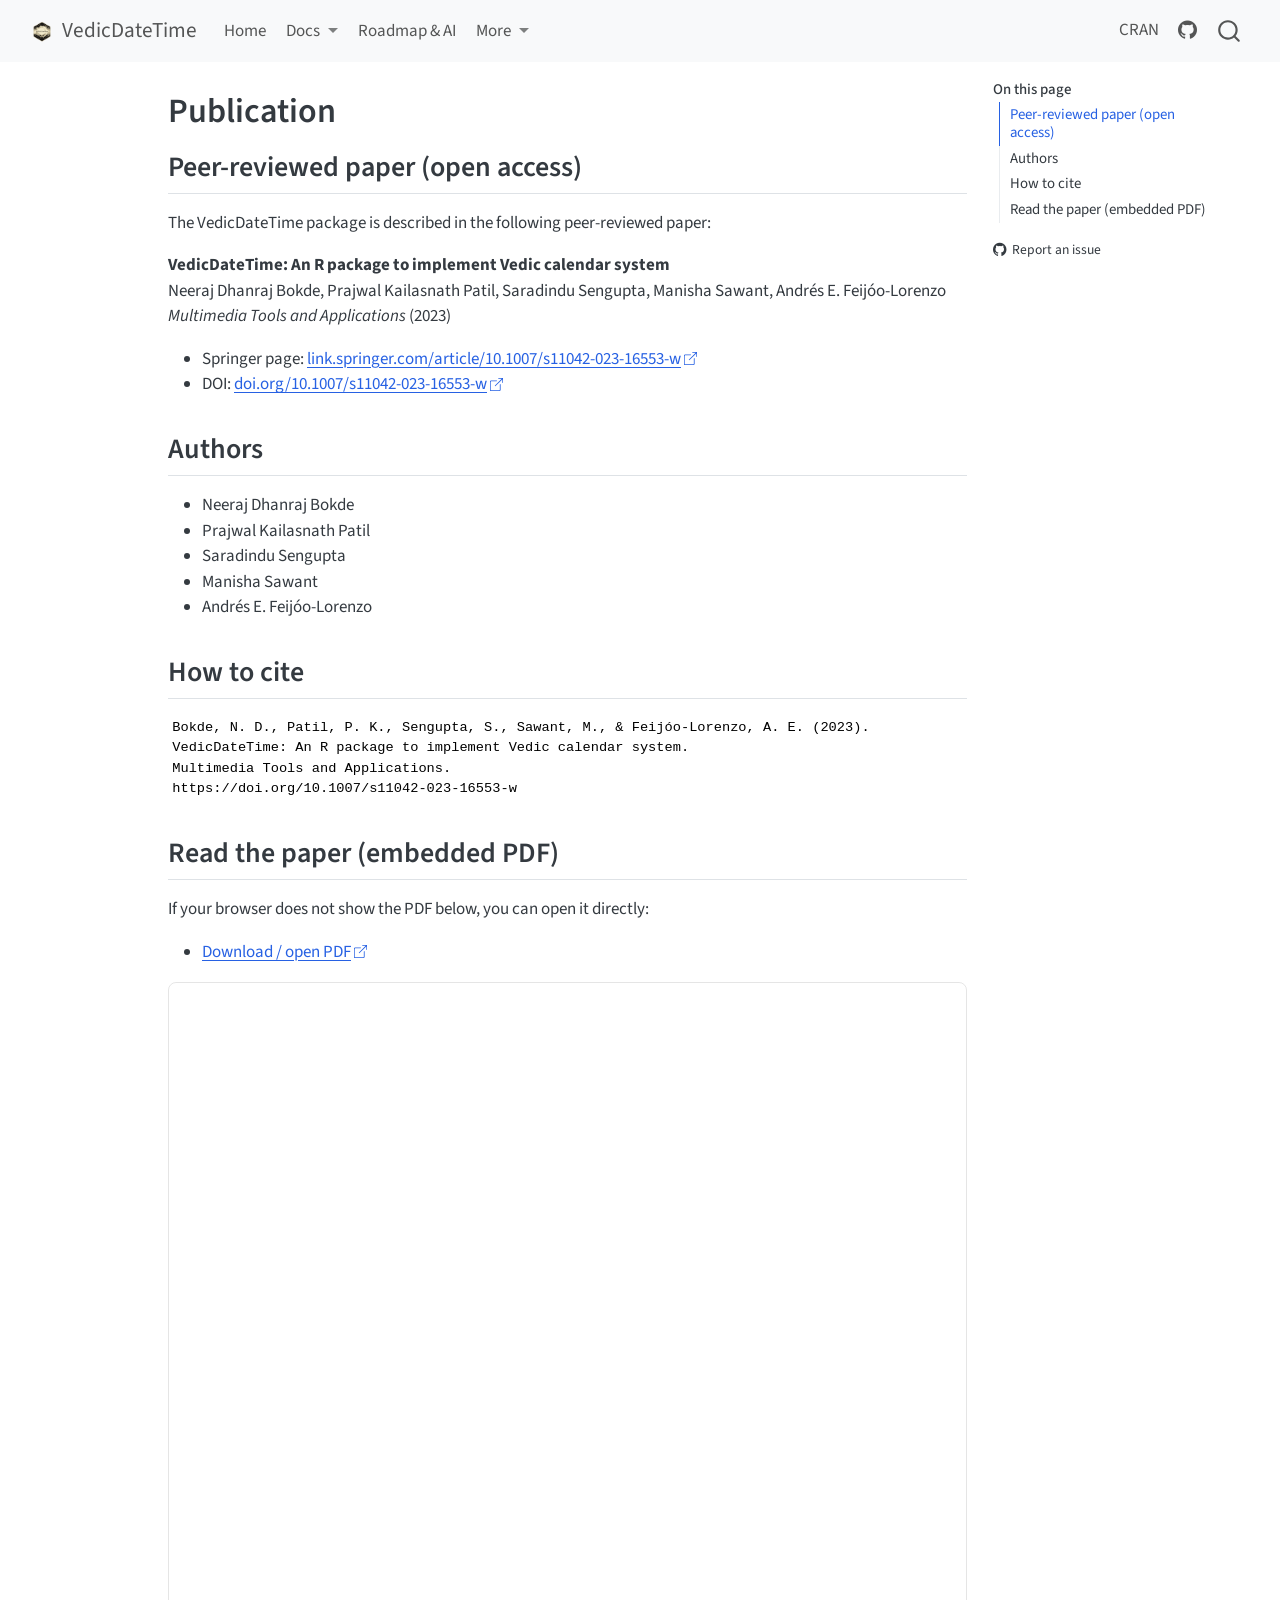
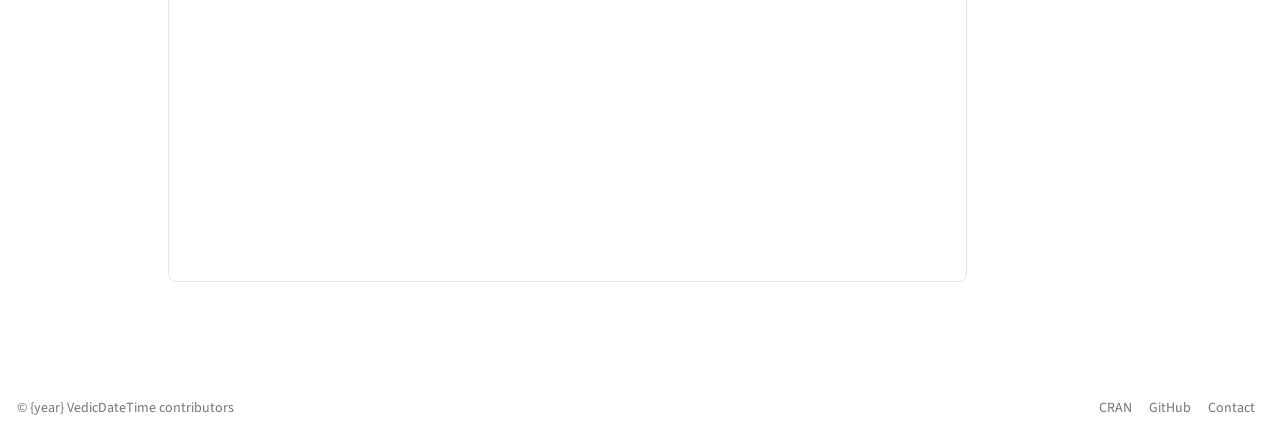
<file: docs/publications.html>
<!DOCTYPE html>
<html xmlns="http://www.w3.org/1999/xhtml" lang="en" xml:lang="en"><head>

<meta charset="utf-8">
<meta name="generator" content="quarto-1.9.37">

<meta name="viewport" content="width=device-width, initial-scale=1.0, user-scalable=yes">


<title>Publication – VedicDateTime</title>
<style>
/* Default styles provided by pandoc.
** See https://pandoc.org/MANUAL.html#variables-for-html for config info.
*/
code{white-space: pre-wrap;}
span.smallcaps{font-variant: small-caps;}
div.columns{display: flex; gap: min(4vw, 1.5em);}
div.column{flex: auto; overflow-x: auto;}
div.hanging-indent{margin-left: 1.5em; text-indent: -1.5em;}
ul.task-list{list-style: none;}
ul.task-list li input[type="checkbox"] {
  width: 0.8em;
  margin: 0 0.8em 0.2em -1em; /* quarto-specific, see https://github.com/quarto-dev/quarto-cli/issues/4556 */ 
  vertical-align: middle;
}
</style>


<script src="site_libs/quarto-nav/quarto-nav.js"></script>
<script src="site_libs/quarto-nav/headroom.min.js"></script>
<script src="site_libs/clipboard/clipboard.min.js"></script>
<script src="site_libs/quarto-search/autocomplete.umd.js"></script>
<script src="site_libs/quarto-search/fuse.min.js"></script>
<script src="site_libs/quarto-search/quarto-search.js"></script>
<meta name="quarto:offset" content="./">
<link href="./assets/VedicDateTimeLOGO2.png" rel="icon" type="image/png">
<script src="site_libs/quarto-html/quarto.js" type="module"></script>
<script src="site_libs/quarto-html/tabsets/tabsets.js" type="module"></script>
<script src="site_libs/quarto-html/popper.min.js"></script>
<script src="site_libs/quarto-html/tippy.umd.min.js"></script>
<script src="site_libs/quarto-html/anchor.min.js"></script>
<link href="site_libs/quarto-html/tippy.css" rel="stylesheet">
<link href="site_libs/quarto-html/quarto-syntax-highlighting-7f8f88aac4f3542376d5c11b86a4c14d.css" rel="stylesheet" id="quarto-text-highlighting-styles">
<script src="site_libs/bootstrap/bootstrap.min.js"></script>
<link href="site_libs/bootstrap/bootstrap-icons.css" rel="stylesheet">
<link href="site_libs/bootstrap/bootstrap-2c169b83e1fc2996b25bcc8774810429.min.css" rel="stylesheet" append-hash="true" id="quarto-bootstrap" data-mode="light">
<script id="quarto-search-options" type="application/json">{
  "location": "navbar",
  "copy-button": false,
  "collapse-after": 3,
  "panel-placement": "end",
  "type": "overlay",
  "limit": 50,
  "keyboard-shortcut": [
    "f",
    "/",
    "s"
  ],
  "show-item-context": false,
  "language": {
    "search-no-results-text": "No results",
    "search-matching-documents-text": "matching documents",
    "search-copy-link-title": "Copy link to search",
    "search-hide-matches-text": "Hide additional matches",
    "search-more-match-text": "more match in this document",
    "search-more-matches-text": "more matches in this document",
    "search-clear-button-title": "Clear",
    "search-text-placeholder": "",
    "search-detached-cancel-button-title": "Cancel",
    "search-submit-button-title": "Submit",
    "search-label": "Search"
  }
}</script>


<link rel="stylesheet" href="styles.css">
</head>

<body class="nav-fixed quarto-light">

<div id="quarto-search-results"></div>
  <header id="quarto-header" class="headroom fixed-top">
    <nav class="navbar navbar-expand-lg " data-bs-theme="dark">
      <div class="navbar-container container-fluid">
      <div class="navbar-brand-container mx-auto">
    <a href="./index.html" class="navbar-brand navbar-brand-logo">
    <img src="./assets/VedicDateTimeLOGO2.png" alt="" class="navbar-logo light-content">
    <img src="./assets/VedicDateTimeLOGO2.png" alt="" class="navbar-logo dark-content">
    </a>
    <a class="navbar-brand" href="./index.html">
    <span class="navbar-title">VedicDateTime</span>
    </a>
  </div>
            <div id="quarto-search" class="" title="Search"></div>
          <button class="navbar-toggler" type="button" data-bs-toggle="collapse" data-bs-target="#navbarCollapse" aria-controls="navbarCollapse" role="menu" aria-expanded="false" aria-label="Toggle navigation" onclick="if (window.quartoToggleHeadroom) { window.quartoToggleHeadroom(); }">
  <span class="navbar-toggler-icon"></span>
</button>
          <div class="collapse navbar-collapse" id="navbarCollapse">
            <ul class="navbar-nav navbar-nav-scroll me-auto">
  <li class="nav-item">
    <a class="nav-link" href="./index.html"> 
<span class="menu-text">Home</span></a>
  </li>  
  <li class="nav-item dropdown ">
    <a class="nav-link dropdown-toggle" href="#" id="nav-menu-docs" role="link" data-bs-toggle="dropdown" aria-expanded="false">
 <span class="menu-text">Docs</span>
    </a>
    <ul class="dropdown-menu" aria-labelledby="nav-menu-docs">    
        <li>
    <a class="dropdown-item" href="./getting-started.html">
 <span class="dropdown-text">Getting started</span></a>
  </li>  
        <li>
    <a class="dropdown-item" href="./cookbook.html">
 <span class="dropdown-text">Cookbook</span></a>
  </li>  
        <li>
    <a class="dropdown-item" href="./accuracy.html">
 <span class="dropdown-text">Accuracy &amp; conventions</span></a>
  </li>  
        <li>
    <a class="dropdown-item" href="./reference.html">
 <span class="dropdown-text">Reference (overview)</span></a>
  </li>  
        <li>
    <a class="dropdown-item" href="./pkgdown/">
 <span class="dropdown-text">API (pkgdown)</span></a>
  </li>  
        <li>
    <a class="dropdown-item" href="./articles.html">
 <span class="dropdown-text">Tutorials &amp; case studies</span></a>
  </li>  
    </ul>
  </li>
  <li class="nav-item">
    <a class="nav-link" href="./roadmap.html"> 
<span class="menu-text">Roadmap &amp; AI</span></a>
  </li>  
  <li class="nav-item dropdown ">
    <a class="nav-link dropdown-toggle" href="#" id="nav-menu-more" role="link" data-bs-toggle="dropdown" aria-expanded="false">
 <span class="menu-text">More</span>
    </a>
    <ul class="dropdown-menu" aria-labelledby="nav-menu-more">    
        <li>
    <a class="dropdown-item" href="./publications.html">
 <span class="dropdown-text">Publication</span></a>
  </li>  
        <li>
    <a class="dropdown-item" href="./contributing.html">
 <span class="dropdown-text">Contributing</span></a>
  </li>  
        <li>
    <a class="dropdown-item" href="./development.html">
 <span class="dropdown-text">Development</span></a>
  </li>  
        <li>
    <a class="dropdown-item" href="./faq.html">
 <span class="dropdown-text">FAQ</span></a>
  </li>  
        <li>
    <a class="dropdown-item" href="./about.html">
 <span class="dropdown-text">About</span></a>
  </li>  
        <li>
    <a class="dropdown-item" href="./changelog.html">
 <span class="dropdown-text">Changelog</span></a>
  </li>  
        <li>
    <a class="dropdown-item" href="./contact.html">
 <span class="dropdown-text">Contact</span></a>
  </li>  
    </ul>
  </li>
</ul>
            <ul class="navbar-nav navbar-nav-scroll ms-auto">
  <li class="nav-item">
    <a class="nav-link" href="https://cran.r-project.org/package=VedicDateTime"> 
<span class="menu-text">CRAN</span></a>
  </li>  
  <li class="nav-item compact">
    <a class="nav-link" href="https://github.com/neerajdhanraj/VedicDateTime"> <i class="bi bi-github" role="img">
</i> 
<span class="menu-text"></span></a>
  </li>  
</ul>
          </div> <!-- /navcollapse -->
            <div class="quarto-navbar-tools">
</div>
      </div> <!-- /container-fluid -->
    </nav>
</header>
<!-- content -->
<div id="quarto-content" class="quarto-container page-columns page-rows-contents page-layout-article page-navbar">
<!-- sidebar -->
<!-- margin-sidebar -->
    <div id="quarto-margin-sidebar" class="sidebar margin-sidebar">
        <nav id="TOC" role="doc-toc" class="toc-active">
    <h2 id="toc-title">On this page</h2>
   
  <ul>
  <li><a href="#peer-reviewed-paper-open-access" id="toc-peer-reviewed-paper-open-access" class="nav-link active" data-scroll-target="#peer-reviewed-paper-open-access">Peer-reviewed paper (open access)</a></li>
  <li><a href="#authors" id="toc-authors" class="nav-link" data-scroll-target="#authors">Authors</a></li>
  <li><a href="#how-to-cite" id="toc-how-to-cite" class="nav-link" data-scroll-target="#how-to-cite">How to cite</a></li>
  <li><a href="#read-the-paper-embedded-pdf" id="toc-read-the-paper-embedded-pdf" class="nav-link" data-scroll-target="#read-the-paper-embedded-pdf">Read the paper (embedded PDF)</a></li>
  </ul>
<div class="toc-actions"><ul><li><a href="https://github.com/neerajdhanraj/VedicDateTime/issues/new" class="toc-action"><i class="bi bi-github"></i>Report an issue</a></li></ul></div></nav>
    </div>
<!-- main -->
<main class="content" id="quarto-document-content">

<header id="title-block-header" class="quarto-title-block default">
<div class="quarto-title">
<h1 class="title">Publication</h1>
</div>



<div class="quarto-title-meta">

    
  
    
  </div>
  


</header>


<section id="peer-reviewed-paper-open-access" class="level2">
<h2 class="anchored" data-anchor-id="peer-reviewed-paper-open-access">Peer-reviewed paper (open access)</h2>
<p>The VedicDateTime package is described in the following peer‑reviewed paper:</p>
<p><strong>VedicDateTime: An R package to implement Vedic calendar system</strong><br>
Neeraj Dhanraj Bokde, Prajwal Kailasnath Patil, Saradindu Sengupta, Manisha Sawant, Andrés E. Feijóo‑Lorenzo<br>
<em>Multimedia Tools and Applications</em> (2023)</p>
<ul>
<li>Springer page: <a href="https://link.springer.com/article/10.1007/s11042-023-16553-w">link.springer.com/article/10.1007/s11042-023-16553-w</a></li>
<li>DOI: <a href="https://doi.org/10.1007/s11042-023-16553-w">doi.org/10.1007/s11042-023-16553-w</a></li>
</ul>
</section>
<section id="authors" class="level2">
<h2 class="anchored" data-anchor-id="authors">Authors</h2>
<ul>
<li>Neeraj Dhanraj Bokde</li>
<li>Prajwal Kailasnath Patil</li>
<li>Saradindu Sengupta</li>
<li>Manisha Sawant</li>
<li>Andrés E. Feijóo‑Lorenzo</li>
</ul>
</section>
<section id="how-to-cite" class="level2">
<h2 class="anchored" data-anchor-id="how-to-cite">How to cite</h2>
<pre class="text"><code>Bokde, N. D., Patil, P. K., Sengupta, S., Sawant, M., &amp; Feijóo-Lorenzo, A. E. (2023).
VedicDateTime: An R package to implement Vedic calendar system.
Multimedia Tools and Applications.
https://doi.org/10.1007/s11042-023-16553-w</code></pre>
</section>
<section id="read-the-paper-embedded-pdf" class="level2">
<h2 class="anchored" data-anchor-id="read-the-paper-embedded-pdf">Read the paper (embedded PDF)</h2>
<p>If your browser does not show the PDF below, you can open it directly:</p>
<ul>
<li><a href="papers/VedicDateTime-paper.pdf">Download / open PDF</a></li>
</ul>
<iframe src="papers/VedicDateTime-paper.pdf" width="100%" height="900" style="border: 1px solid rgba(0,0,0,0.1); border-radius: 8px;">
</iframe>


</section>

</main> <!-- /main -->
<script id="quarto-html-after-body" type="application/javascript">
  window.document.addEventListener("DOMContentLoaded", function (event) {
    const icon = "";
    const anchorJS = new window.AnchorJS();
    anchorJS.options = {
      placement: 'right',
      icon: icon
    };
    anchorJS.add('.anchored');
    const isCodeAnnotation = (el) => {
      for (const clz of el.classList) {
        if (clz.startsWith('code-annotation-')) {                     
          return true;
        }
      }
      return false;
    }
    const onCopySuccess = function(e) {
      // button target
      const button = e.trigger;
      // don't keep focus
      button.blur();
      // flash "checked"
      button.classList.add('code-copy-button-checked');
      var currentTitle = button.getAttribute("title");
      button.setAttribute("title", "Copied!");
      let tooltip;
      if (window.bootstrap) {
        button.setAttribute("data-bs-toggle", "tooltip");
        button.setAttribute("data-bs-placement", "left");
        button.setAttribute("data-bs-title", "Copied!");
        tooltip = new bootstrap.Tooltip(button, 
          { trigger: "manual", 
            customClass: "code-copy-button-tooltip",
            offset: [0, -8]});
        tooltip.show();    
      }
      setTimeout(function() {
        if (tooltip) {
          tooltip.hide();
          button.removeAttribute("data-bs-title");
          button.removeAttribute("data-bs-toggle");
          button.removeAttribute("data-bs-placement");
        }
        button.setAttribute("title", currentTitle);
        button.classList.remove('code-copy-button-checked');
      }, 1000);
      // clear code selection
      e.clearSelection();
    }
    const getTextToCopy = function(trigger) {
      const outerScaffold = trigger.parentElement.cloneNode(true);
      const codeEl = outerScaffold.querySelector('code');
      for (const childEl of codeEl.children) {
        if (isCodeAnnotation(childEl)) {
          childEl.remove();
        }
      }
      return codeEl.innerText;
    }
    const clipboard = new window.ClipboardJS('.code-copy-button:not([data-in-quarto-modal])', {
      text: getTextToCopy
    });
    clipboard.on('success', onCopySuccess);
    if (window.document.getElementById('quarto-embedded-source-code-modal')) {
      const clipboardModal = new window.ClipboardJS('.code-copy-button[data-in-quarto-modal]', {
        text: getTextToCopy,
        container: window.document.getElementById('quarto-embedded-source-code-modal')
      });
      clipboardModal.on('success', onCopySuccess);
    }
      var localhostRegex = new RegExp(/^(?:http|https):\/\/localhost\:?[0-9]*\//);
      var mailtoRegex = new RegExp(/^mailto:/);
        var filterRegex = new RegExp("https:\/\/neerajdhanraj\.github\.io\/VedicDateTime\/");
      var isInternal = (href) => {
          return filterRegex.test(href) || localhostRegex.test(href) || mailtoRegex.test(href);
      }
      // Inspect non-navigation links and adorn them if external
     var links = window.document.querySelectorAll('a[href]:not(.nav-link):not(.navbar-brand):not(.toc-action):not(.sidebar-link):not(.sidebar-item-toggle):not(.pagination-link):not(.no-external):not([aria-hidden]):not(.dropdown-item):not(.quarto-navigation-tool):not(.about-link)');
      for (var i=0; i<links.length; i++) {
        const link = links[i];
        if (!isInternal(link.href)) {
          // undo the damage that might have been done by quarto-nav.js in the case of
          // links that we want to consider external
          if (link.dataset.originalHref !== undefined) {
            link.href = link.dataset.originalHref;
          }
            // target, if specified
            link.setAttribute("target", "_blank");
            if (link.getAttribute("rel") === null) {
              link.setAttribute("rel", "noopener");
            }
            // default icon
            link.classList.add("external");
        }
      }
    function tippyHover(el, contentFn, onTriggerFn, onUntriggerFn) {
      const config = {
        allowHTML: true,
        maxWidth: 500,
        delay: 100,
        arrow: false,
        appendTo: function(el) {
            return el.parentElement;
        },
        interactive: true,
        interactiveBorder: 10,
        theme: 'quarto',
        placement: 'bottom-start',
      };
      if (contentFn) {
        config.content = contentFn;
      }
      if (onTriggerFn) {
        config.onTrigger = onTriggerFn;
      }
      if (onUntriggerFn) {
        config.onUntrigger = onUntriggerFn;
      }
      window.tippy(el, config); 
    }
    const noterefs = window.document.querySelectorAll('a[role="doc-noteref"]');
    for (var i=0; i<noterefs.length; i++) {
      const ref = noterefs[i];
      tippyHover(ref, function() {
        // use id or data attribute instead here
        let href = ref.getAttribute('data-footnote-href') || ref.getAttribute('href');
        try { href = new URL(href).hash; } catch {}
        const id = href.replace(/^#\/?/, "");
        const note = window.document.getElementById(id);
        if (note) {
          return note.innerHTML;
        } else {
          return "";
        }
      });
    }
    const xrefs = window.document.querySelectorAll('a.quarto-xref');
    const processXRef = (id, note) => {
      // Strip column container classes
      const stripColumnClz = (el) => {
        el.classList.remove("page-full", "page-columns");
        if (el.children) {
          for (const child of el.children) {
            stripColumnClz(child);
          }
        }
      }
      stripColumnClz(note)
      if (id === null || id.startsWith('sec-')) {
        // Special case sections, only their first couple elements
        const container = document.createElement("div");
        if (note.children && note.children.length > 2) {
          container.appendChild(note.children[0].cloneNode(true));
          for (let i = 1; i < note.children.length; i++) {
            const child = note.children[i];
            if (child.tagName === "P" && child.innerText === "") {
              continue;
            } else {
              container.appendChild(child.cloneNode(true));
              break;
            }
          }
          if (window.Quarto?.typesetMath) {
            window.Quarto.typesetMath(container);
          }
          return container.innerHTML
        } else {
          if (window.Quarto?.typesetMath) {
            window.Quarto.typesetMath(note);
          }
          return note.innerHTML;
        }
      } else {
        // Remove any anchor links if they are present
        const anchorLink = note.querySelector('a.anchorjs-link');
        if (anchorLink) {
          anchorLink.remove();
        }
        if (window.Quarto?.typesetMath) {
          window.Quarto.typesetMath(note);
        }
        if (note.classList.contains("callout")) {
          return note.outerHTML;
        } else {
          return note.innerHTML;
        }
      }
    }
    for (var i=0; i<xrefs.length; i++) {
      const xref = xrefs[i];
      tippyHover(xref, undefined, function(instance) {
        instance.disable();
        let url = xref.getAttribute('href');
        let hash = undefined; 
        if (url.startsWith('#')) {
          hash = url;
        } else {
          try { hash = new URL(url).hash; } catch {}
        }
        if (hash) {
          const id = hash.replace(/^#\/?/, "");
          const note = window.document.getElementById(id);
          if (note !== null) {
            try {
              const html = processXRef(id, note.cloneNode(true));
              instance.setContent(html);
            } finally {
              instance.enable();
              instance.show();
            }
          } else {
            // See if we can fetch this
            fetch(url.split('#')[0])
            .then(res => res.text())
            .then(html => {
              const parser = new DOMParser();
              const htmlDoc = parser.parseFromString(html, "text/html");
              const note = htmlDoc.getElementById(id);
              if (note !== null) {
                const html = processXRef(id, note);
                instance.setContent(html);
              } 
            }).finally(() => {
              instance.enable();
              instance.show();
            });
          }
        } else {
          // See if we can fetch a full url (with no hash to target)
          // This is a special case and we should probably do some content thinning / targeting
          fetch(url)
          .then(res => res.text())
          .then(html => {
            const parser = new DOMParser();
            const htmlDoc = parser.parseFromString(html, "text/html");
            const note = htmlDoc.querySelector('main.content');
            if (note !== null) {
              // This should only happen for chapter cross references
              // (since there is no id in the URL)
              // remove the first header
              if (note.children.length > 0 && note.children[0].tagName === "HEADER") {
                note.children[0].remove();
              }
              const html = processXRef(null, note);
              instance.setContent(html);
            } 
          }).finally(() => {
            instance.enable();
            instance.show();
          });
        }
      }, function(instance) {
      });
    }
        let selectedAnnoteEl;
        const selectorForAnnotation = ( cell, annotation) => {
          let cellAttr = 'data-code-cell="' + cell + '"';
          let lineAttr = 'data-code-annotation="' +  annotation + '"';
          const selector = 'span[' + cellAttr + '][' + lineAttr + ']';
          return selector;
        }
        const selectCodeLines = (annoteEl) => {
          const doc = window.document;
          const targetCell = annoteEl.getAttribute("data-target-cell");
          const targetAnnotation = annoteEl.getAttribute("data-target-annotation");
          const annoteSpan = window.document.querySelector(selectorForAnnotation(targetCell, targetAnnotation));
          const lines = annoteSpan.getAttribute("data-code-lines").split(",");
          const lineIds = lines.map((line) => {
            return targetCell + "-" + line;
          })
          let top = null;
          let height = null;
          let parent = null;
          if (lineIds.length > 0) {
              //compute the position of the single el (top and bottom and make a div)
              const el = window.document.getElementById(lineIds[0]);
              top = el.offsetTop;
              height = el.offsetHeight;
              parent = el.parentElement.parentElement;
            if (lineIds.length > 1) {
              const lastEl = window.document.getElementById(lineIds[lineIds.length - 1]);
              const bottom = lastEl.offsetTop + lastEl.offsetHeight;
              height = bottom - top;
            }
            if (top !== null && height !== null && parent !== null) {
              // cook up a div (if necessary) and position it 
              let div = window.document.getElementById("code-annotation-line-highlight");
              if (div === null) {
                div = window.document.createElement("div");
                div.setAttribute("id", "code-annotation-line-highlight");
                div.style.position = 'absolute';
                parent.appendChild(div);
              }
              div.style.top = top - 2 + "px";
              div.style.height = height + 4 + "px";
              div.style.left = 0;
              let gutterDiv = window.document.getElementById("code-annotation-line-highlight-gutter");
              if (gutterDiv === null) {
                gutterDiv = window.document.createElement("div");
                gutterDiv.setAttribute("id", "code-annotation-line-highlight-gutter");
                gutterDiv.style.position = 'absolute';
                const codeCell = window.document.getElementById(targetCell);
                const gutter = codeCell.querySelector('.code-annotation-gutter');
                gutter.appendChild(gutterDiv);
              }
              gutterDiv.style.top = top - 2 + "px";
              gutterDiv.style.height = height + 4 + "px";
            }
            selectedAnnoteEl = annoteEl;
          }
        };
        const unselectCodeLines = () => {
          const elementsIds = ["code-annotation-line-highlight", "code-annotation-line-highlight-gutter"];
          elementsIds.forEach((elId) => {
            const div = window.document.getElementById(elId);
            if (div) {
              div.remove();
            }
          });
          selectedAnnoteEl = undefined;
        };
          // Handle positioning of the toggle
      window.addEventListener(
        "resize",
        throttle(() => {
          elRect = undefined;
          if (selectedAnnoteEl) {
            selectCodeLines(selectedAnnoteEl);
          }
        }, 10)
      );
      function throttle(fn, ms) {
      let throttle = false;
      let timer;
        return (...args) => {
          if(!throttle) { // first call gets through
              fn.apply(this, args);
              throttle = true;
          } else { // all the others get throttled
              if(timer) clearTimeout(timer); // cancel #2
              timer = setTimeout(() => {
                fn.apply(this, args);
                timer = throttle = false;
              }, ms);
          }
        };
      }
        // Attach click handler to the DT
        const annoteDls = window.document.querySelectorAll('dt[data-target-cell]');
        for (const annoteDlNode of annoteDls) {
          annoteDlNode.addEventListener('click', (event) => {
            const clickedEl = event.target;
            if (clickedEl !== selectedAnnoteEl) {
              unselectCodeLines();
              const activeEl = window.document.querySelector('dt[data-target-cell].code-annotation-active');
              if (activeEl) {
                activeEl.classList.remove('code-annotation-active');
              }
              selectCodeLines(clickedEl);
              clickedEl.classList.add('code-annotation-active');
            } else {
              // Unselect the line
              unselectCodeLines();
              clickedEl.classList.remove('code-annotation-active');
            }
          });
        }
    const findCites = (el) => {
      const parentEl = el.parentElement;
      if (parentEl) {
        const cites = parentEl.dataset.cites;
        if (cites) {
          return {
            el,
            cites: cites.split(' ')
          };
        } else {
          return findCites(el.parentElement)
        }
      } else {
        return undefined;
      }
    };
    var bibliorefs = window.document.querySelectorAll('a[role="doc-biblioref"]');
    for (var i=0; i<bibliorefs.length; i++) {
      const ref = bibliorefs[i];
      const citeInfo = findCites(ref);
      if (citeInfo) {
        tippyHover(citeInfo.el, function() {
          var popup = window.document.createElement('div');
          citeInfo.cites.forEach(function(cite) {
            var citeDiv = window.document.createElement('div');
            citeDiv.classList.add('hanging-indent');
            citeDiv.classList.add('csl-entry');
            var biblioDiv = window.document.getElementById('ref-' + cite);
            if (biblioDiv) {
              citeDiv.innerHTML = biblioDiv.innerHTML;
            }
            popup.appendChild(citeDiv);
          });
          return popup.innerHTML;
        });
      }
    }
  });
  </script>
</div> <!-- /content -->
<footer class="footer">
  <div class="nav-footer">
    <div class="nav-footer-left">
<p>© {year} VedicDateTime contributors</p>
</div>   
    <div class="nav-footer-center">
      &nbsp;
    <div class="toc-actions d-sm-block d-md-none"><ul><li><a href="https://github.com/neerajdhanraj/VedicDateTime/issues/new" class="toc-action"><i class="bi bi-github"></i>Report an issue</a></li></ul></div></div>
    <div class="nav-footer-right">
      <ul class="footer-items list-unstyled">
    <li class="nav-item">
    <a class="nav-link" href="https://cran.r-project.org/package=VedicDateTime">
<p>CRAN</p>
</a>
  </li>  
    <li class="nav-item">
    <a class="nav-link" href="https://github.com/neerajdhanraj/VedicDateTime">
<p>GitHub</p>
</a>
  </li>  
    <li class="nav-item">
    <a class="nav-link" href="./contact.html">
<p>Contact</p>
</a>
  </li>  
</ul>
    </div>
  </div>
</footer>




</body></html>
</file>
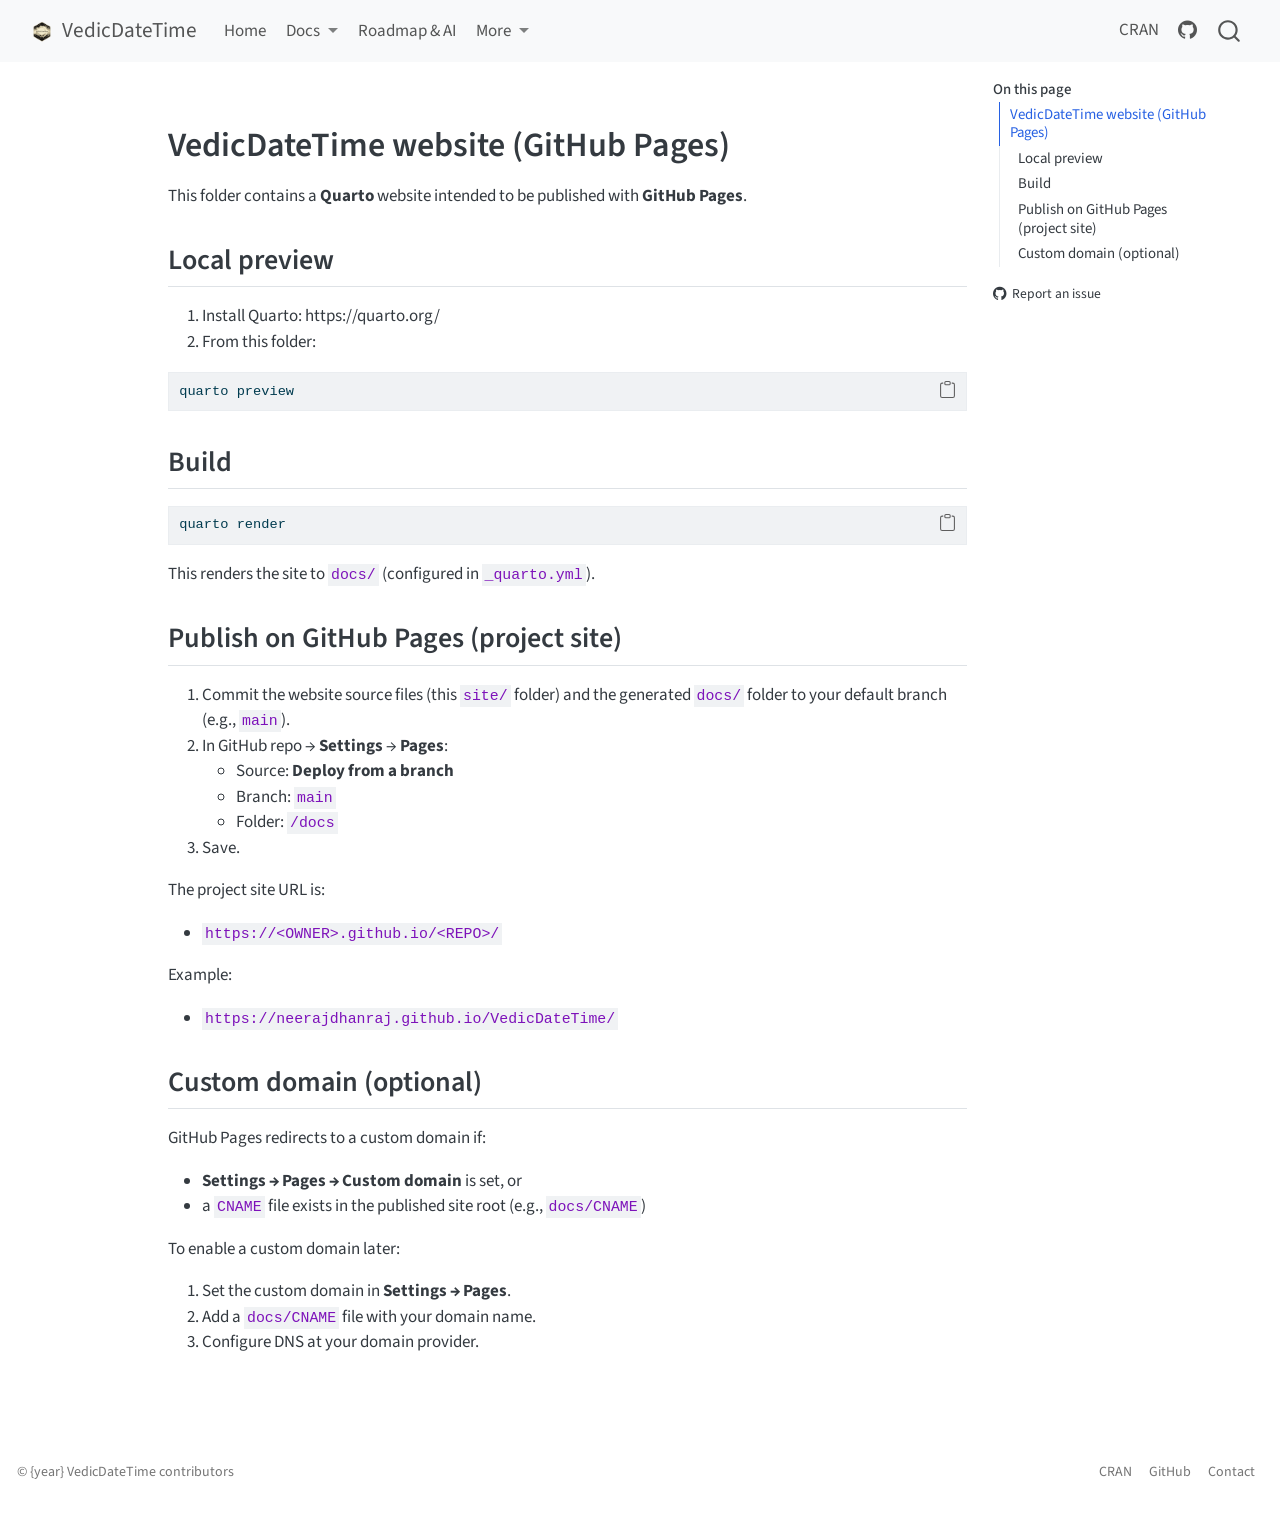
<file: docs/README-site.html>
<!DOCTYPE html>
<html xmlns="http://www.w3.org/1999/xhtml" lang="en" xml:lang="en"><head>

<meta charset="utf-8">
<meta name="generator" content="quarto-1.9.37">

<meta name="viewport" content="width=device-width, initial-scale=1.0, user-scalable=yes">


<title>readme-site – VedicDateTime</title>
<style>
/* Default styles provided by pandoc.
** See https://pandoc.org/MANUAL.html#variables-for-html for config info.
*/
code{white-space: pre-wrap;}
span.smallcaps{font-variant: small-caps;}
div.columns{display: flex; gap: min(4vw, 1.5em);}
div.column{flex: auto; overflow-x: auto;}
div.hanging-indent{margin-left: 1.5em; text-indent: -1.5em;}
ul.task-list{list-style: none;}
ul.task-list li input[type="checkbox"] {
  width: 0.8em;
  margin: 0 0.8em 0.2em -1em; /* quarto-specific, see https://github.com/quarto-dev/quarto-cli/issues/4556 */ 
  vertical-align: middle;
}
/* CSS for syntax highlighting */
html { -webkit-text-size-adjust: 100%; }
pre > code.sourceCode { white-space: pre; position: relative; }
pre > code.sourceCode > span { display: inline-block; line-height: 1.25; }
pre > code.sourceCode > span:empty { height: 1.2em; }
.sourceCode { overflow: visible; }
code.sourceCode > span { color: inherit; text-decoration: inherit; }
div.sourceCode { margin: 1em 0; }
pre.sourceCode { margin: 0; }
@media screen {
div.sourceCode { overflow: auto; }
}
@media print {
pre > code.sourceCode { white-space: pre-wrap; }
pre > code.sourceCode > span { text-indent: -5em; padding-left: 5em; }
}
pre.numberSource code
  { counter-reset: source-line 0; }
pre.numberSource code > span
  { position: relative; left: -4em; counter-increment: source-line; }
pre.numberSource code > span > a:first-child::before
  { content: counter(source-line);
    position: relative; left: -1em; text-align: right; vertical-align: baseline;
    border: none; display: inline-block;
    -webkit-touch-callout: none; -webkit-user-select: none;
    -khtml-user-select: none; -moz-user-select: none;
    -ms-user-select: none; user-select: none;
    padding: 0 4px; width: 4em;
  }
pre.numberSource { margin-left: 3em;  padding-left: 4px; }
div.sourceCode
  {   }
@media screen {
pre > code.sourceCode > span > a:first-child::before { text-decoration: underline; }
}
</style>


<script src="site_libs/quarto-nav/quarto-nav.js"></script>
<script src="site_libs/quarto-nav/headroom.min.js"></script>
<script src="site_libs/clipboard/clipboard.min.js"></script>
<script src="site_libs/quarto-search/autocomplete.umd.js"></script>
<script src="site_libs/quarto-search/fuse.min.js"></script>
<script src="site_libs/quarto-search/quarto-search.js"></script>
<meta name="quarto:offset" content="./">
<link href="./assets/VedicDateTimeLOGO2.png" rel="icon" type="image/png">
<script src="site_libs/quarto-html/quarto.js" type="module"></script>
<script src="site_libs/quarto-html/tabsets/tabsets.js" type="module"></script>
<script src="site_libs/quarto-html/popper.min.js"></script>
<script src="site_libs/quarto-html/tippy.umd.min.js"></script>
<script src="site_libs/quarto-html/anchor.min.js"></script>
<link href="site_libs/quarto-html/tippy.css" rel="stylesheet">
<link href="site_libs/quarto-html/quarto-syntax-highlighting-7f8f88aac4f3542376d5c11b86a4c14d.css" rel="stylesheet" id="quarto-text-highlighting-styles">
<script src="site_libs/bootstrap/bootstrap.min.js"></script>
<link href="site_libs/bootstrap/bootstrap-icons.css" rel="stylesheet">
<link href="site_libs/bootstrap/bootstrap-2c169b83e1fc2996b25bcc8774810429.min.css" rel="stylesheet" append-hash="true" id="quarto-bootstrap" data-mode="light">
<script id="quarto-search-options" type="application/json">{
  "location": "navbar",
  "copy-button": false,
  "collapse-after": 3,
  "panel-placement": "end",
  "type": "overlay",
  "limit": 50,
  "keyboard-shortcut": [
    "f",
    "/",
    "s"
  ],
  "show-item-context": false,
  "language": {
    "search-no-results-text": "No results",
    "search-matching-documents-text": "matching documents",
    "search-copy-link-title": "Copy link to search",
    "search-hide-matches-text": "Hide additional matches",
    "search-more-match-text": "more match in this document",
    "search-more-matches-text": "more matches in this document",
    "search-clear-button-title": "Clear",
    "search-text-placeholder": "",
    "search-detached-cancel-button-title": "Cancel",
    "search-submit-button-title": "Submit",
    "search-label": "Search"
  }
}</script>


<link rel="stylesheet" href="styles.css">
</head>

<body class="nav-fixed quarto-light">

<div id="quarto-search-results"></div>
  <header id="quarto-header" class="headroom fixed-top">
    <nav class="navbar navbar-expand-lg " data-bs-theme="dark">
      <div class="navbar-container container-fluid">
      <div class="navbar-brand-container mx-auto">
    <a href="./index.html" class="navbar-brand navbar-brand-logo">
    <img src="./assets/VedicDateTimeLOGO2.png" alt="" class="navbar-logo light-content">
    <img src="./assets/VedicDateTimeLOGO2.png" alt="" class="navbar-logo dark-content">
    </a>
    <a class="navbar-brand" href="./index.html">
    <span class="navbar-title">VedicDateTime</span>
    </a>
  </div>
            <div id="quarto-search" class="" title="Search"></div>
          <button class="navbar-toggler" type="button" data-bs-toggle="collapse" data-bs-target="#navbarCollapse" aria-controls="navbarCollapse" role="menu" aria-expanded="false" aria-label="Toggle navigation" onclick="if (window.quartoToggleHeadroom) { window.quartoToggleHeadroom(); }">
  <span class="navbar-toggler-icon"></span>
</button>
          <div class="collapse navbar-collapse" id="navbarCollapse">
            <ul class="navbar-nav navbar-nav-scroll me-auto">
  <li class="nav-item">
    <a class="nav-link" href="./index.html"> 
<span class="menu-text">Home</span></a>
  </li>  
  <li class="nav-item dropdown ">
    <a class="nav-link dropdown-toggle" href="#" id="nav-menu-docs" role="link" data-bs-toggle="dropdown" aria-expanded="false">
 <span class="menu-text">Docs</span>
    </a>
    <ul class="dropdown-menu" aria-labelledby="nav-menu-docs">    
        <li>
    <a class="dropdown-item" href="./getting-started.html">
 <span class="dropdown-text">Getting started</span></a>
  </li>  
        <li>
    <a class="dropdown-item" href="./cookbook.html">
 <span class="dropdown-text">Cookbook</span></a>
  </li>  
        <li>
    <a class="dropdown-item" href="./accuracy.html">
 <span class="dropdown-text">Accuracy &amp; conventions</span></a>
  </li>  
        <li>
    <a class="dropdown-item" href="./reference.html">
 <span class="dropdown-text">Reference (overview)</span></a>
  </li>  
        <li>
    <a class="dropdown-item" href="./pkgdown/">
 <span class="dropdown-text">API (pkgdown)</span></a>
  </li>  
        <li>
    <a class="dropdown-item" href="./articles.html">
 <span class="dropdown-text">Tutorials &amp; case studies</span></a>
  </li>  
    </ul>
  </li>
  <li class="nav-item">
    <a class="nav-link" href="./roadmap.html"> 
<span class="menu-text">Roadmap &amp; AI</span></a>
  </li>  
  <li class="nav-item dropdown ">
    <a class="nav-link dropdown-toggle" href="#" id="nav-menu-more" role="link" data-bs-toggle="dropdown" aria-expanded="false">
 <span class="menu-text">More</span>
    </a>
    <ul class="dropdown-menu" aria-labelledby="nav-menu-more">    
        <li>
    <a class="dropdown-item" href="./publications.html">
 <span class="dropdown-text">Publication</span></a>
  </li>  
        <li>
    <a class="dropdown-item" href="./contributing.html">
 <span class="dropdown-text">Contributing</span></a>
  </li>  
        <li>
    <a class="dropdown-item" href="./development.html">
 <span class="dropdown-text">Development</span></a>
  </li>  
        <li>
    <a class="dropdown-item" href="./faq.html">
 <span class="dropdown-text">FAQ</span></a>
  </li>  
        <li>
    <a class="dropdown-item" href="./about.html">
 <span class="dropdown-text">About</span></a>
  </li>  
        <li>
    <a class="dropdown-item" href="./changelog.html">
 <span class="dropdown-text">Changelog</span></a>
  </li>  
        <li>
    <a class="dropdown-item" href="./contact.html">
 <span class="dropdown-text">Contact</span></a>
  </li>  
    </ul>
  </li>
</ul>
            <ul class="navbar-nav navbar-nav-scroll ms-auto">
  <li class="nav-item">
    <a class="nav-link" href="https://cran.r-project.org/package=VedicDateTime"> 
<span class="menu-text">CRAN</span></a>
  </li>  
  <li class="nav-item compact">
    <a class="nav-link" href="https://github.com/neerajdhanraj/VedicDateTime"> <i class="bi bi-github" role="img">
</i> 
<span class="menu-text"></span></a>
  </li>  
</ul>
          </div> <!-- /navcollapse -->
            <div class="quarto-navbar-tools">
</div>
      </div> <!-- /container-fluid -->
    </nav>
</header>
<!-- content -->
<div id="quarto-content" class="quarto-container page-columns page-rows-contents page-layout-article page-navbar">
<!-- sidebar -->
<!-- margin-sidebar -->
    <div id="quarto-margin-sidebar" class="sidebar margin-sidebar">
        <nav id="TOC" role="doc-toc" class="toc-active">
    <h2 id="toc-title">On this page</h2>
   
  <ul>
  <li><a href="#vedicdatetime-website-github-pages" id="toc-vedicdatetime-website-github-pages" class="nav-link active" data-scroll-target="#vedicdatetime-website-github-pages">VedicDateTime website (GitHub Pages)</a>
  <ul class="collapse">
  <li><a href="#local-preview" id="toc-local-preview" class="nav-link" data-scroll-target="#local-preview">Local preview</a></li>
  <li><a href="#build" id="toc-build" class="nav-link" data-scroll-target="#build">Build</a></li>
  <li><a href="#publish-on-github-pages-project-site" id="toc-publish-on-github-pages-project-site" class="nav-link" data-scroll-target="#publish-on-github-pages-project-site">Publish on GitHub Pages (project site)</a></li>
  <li><a href="#custom-domain-optional" id="toc-custom-domain-optional" class="nav-link" data-scroll-target="#custom-domain-optional">Custom domain (optional)</a></li>
  </ul></li>
  </ul>
<div class="toc-actions"><ul><li><a href="https://github.com/neerajdhanraj/VedicDateTime/issues/new" class="toc-action"><i class="bi bi-github"></i>Report an issue</a></li></ul></div></nav>
    </div>
<!-- main -->
<main class="content" id="quarto-document-content"><header id="title-block-header" class="quarto-title-block"></header>




<section id="vedicdatetime-website-github-pages" class="level1">
<h1>VedicDateTime website (GitHub Pages)</h1>
<p>This folder contains a <strong>Quarto</strong> website intended to be published with <strong>GitHub Pages</strong>.</p>
<section id="local-preview" class="level2">
<h2 class="anchored" data-anchor-id="local-preview">Local preview</h2>
<ol type="1">
<li>Install Quarto: https://quarto.org/</li>
<li>From this folder:</li>
</ol>
<div class="code-copy-outer-scaffold"><div class="sourceCode" id="cb1"><pre class="sourceCode bash code-with-copy"><code class="sourceCode bash"><span id="cb1-1"><a href="#cb1-1" aria-hidden="true" tabindex="-1"></a><span class="ex">quarto</span> preview</span></code></pre></div><button title="Copy to Clipboard" class="code-copy-button"><i class="bi"></i></button></div>
</section>
<section id="build" class="level2">
<h2 class="anchored" data-anchor-id="build">Build</h2>
<div class="code-copy-outer-scaffold"><div class="sourceCode" id="cb2"><pre class="sourceCode bash code-with-copy"><code class="sourceCode bash"><span id="cb2-1"><a href="#cb2-1" aria-hidden="true" tabindex="-1"></a><span class="ex">quarto</span> render</span></code></pre></div><button title="Copy to Clipboard" class="code-copy-button"><i class="bi"></i></button></div>
<p>This renders the site to <code>docs/</code> (configured in <code>_quarto.yml</code>).</p>
</section>
<section id="publish-on-github-pages-project-site" class="level2">
<h2 class="anchored" data-anchor-id="publish-on-github-pages-project-site">Publish on GitHub Pages (project site)</h2>
<ol type="1">
<li>Commit the website source files (this <code>site/</code> folder) and the generated <code>docs/</code> folder to your default branch (e.g., <code>main</code>).</li>
<li>In GitHub repo → <strong>Settings</strong> → <strong>Pages</strong>:
<ul>
<li>Source: <strong>Deploy from a branch</strong></li>
<li>Branch: <code>main</code></li>
<li>Folder: <code>/docs</code></li>
</ul></li>
<li>Save.</li>
</ol>
<p>The project site URL is:</p>
<ul>
<li><code>https://&lt;OWNER&gt;.github.io/&lt;REPO&gt;/</code></li>
</ul>
<p>Example:</p>
<ul>
<li><code>https://neerajdhanraj.github.io/VedicDateTime/</code></li>
</ul>
</section>
<section id="custom-domain-optional" class="level2">
<h2 class="anchored" data-anchor-id="custom-domain-optional">Custom domain (optional)</h2>
<p>GitHub Pages redirects to a custom domain if:</p>
<ul>
<li><strong>Settings → Pages → Custom domain</strong> is set, or</li>
<li>a <code>CNAME</code> file exists in the published site root (e.g., <code>docs/CNAME</code>)</li>
</ul>
<p>To enable a custom domain later:</p>
<ol type="1">
<li>Set the custom domain in <strong>Settings → Pages</strong>.</li>
<li>Add a <code>docs/CNAME</code> file with your domain name.</li>
<li>Configure DNS at your domain provider.</li>
</ol>


</section>
</section>

</main> <!-- /main -->
<script id="quarto-html-after-body" type="application/javascript">
  window.document.addEventListener("DOMContentLoaded", function (event) {
    const icon = "";
    const anchorJS = new window.AnchorJS();
    anchorJS.options = {
      placement: 'right',
      icon: icon
    };
    anchorJS.add('.anchored');
    const isCodeAnnotation = (el) => {
      for (const clz of el.classList) {
        if (clz.startsWith('code-annotation-')) {                     
          return true;
        }
      }
      return false;
    }
    const onCopySuccess = function(e) {
      // button target
      const button = e.trigger;
      // don't keep focus
      button.blur();
      // flash "checked"
      button.classList.add('code-copy-button-checked');
      var currentTitle = button.getAttribute("title");
      button.setAttribute("title", "Copied!");
      let tooltip;
      if (window.bootstrap) {
        button.setAttribute("data-bs-toggle", "tooltip");
        button.setAttribute("data-bs-placement", "left");
        button.setAttribute("data-bs-title", "Copied!");
        tooltip = new bootstrap.Tooltip(button, 
          { trigger: "manual", 
            customClass: "code-copy-button-tooltip",
            offset: [0, -8]});
        tooltip.show();    
      }
      setTimeout(function() {
        if (tooltip) {
          tooltip.hide();
          button.removeAttribute("data-bs-title");
          button.removeAttribute("data-bs-toggle");
          button.removeAttribute("data-bs-placement");
        }
        button.setAttribute("title", currentTitle);
        button.classList.remove('code-copy-button-checked');
      }, 1000);
      // clear code selection
      e.clearSelection();
    }
    const getTextToCopy = function(trigger) {
      const outerScaffold = trigger.parentElement.cloneNode(true);
      const codeEl = outerScaffold.querySelector('code');
      for (const childEl of codeEl.children) {
        if (isCodeAnnotation(childEl)) {
          childEl.remove();
        }
      }
      return codeEl.innerText;
    }
    const clipboard = new window.ClipboardJS('.code-copy-button:not([data-in-quarto-modal])', {
      text: getTextToCopy
    });
    clipboard.on('success', onCopySuccess);
    if (window.document.getElementById('quarto-embedded-source-code-modal')) {
      const clipboardModal = new window.ClipboardJS('.code-copy-button[data-in-quarto-modal]', {
        text: getTextToCopy,
        container: window.document.getElementById('quarto-embedded-source-code-modal')
      });
      clipboardModal.on('success', onCopySuccess);
    }
      var localhostRegex = new RegExp(/^(?:http|https):\/\/localhost\:?[0-9]*\//);
      var mailtoRegex = new RegExp(/^mailto:/);
        var filterRegex = new RegExp("https:\/\/neerajdhanraj\.github\.io\/VedicDateTime\/");
      var isInternal = (href) => {
          return filterRegex.test(href) || localhostRegex.test(href) || mailtoRegex.test(href);
      }
      // Inspect non-navigation links and adorn them if external
     var links = window.document.querySelectorAll('a[href]:not(.nav-link):not(.navbar-brand):not(.toc-action):not(.sidebar-link):not(.sidebar-item-toggle):not(.pagination-link):not(.no-external):not([aria-hidden]):not(.dropdown-item):not(.quarto-navigation-tool):not(.about-link)');
      for (var i=0; i<links.length; i++) {
        const link = links[i];
        if (!isInternal(link.href)) {
          // undo the damage that might have been done by quarto-nav.js in the case of
          // links that we want to consider external
          if (link.dataset.originalHref !== undefined) {
            link.href = link.dataset.originalHref;
          }
            // target, if specified
            link.setAttribute("target", "_blank");
            if (link.getAttribute("rel") === null) {
              link.setAttribute("rel", "noopener");
            }
            // default icon
            link.classList.add("external");
        }
      }
    function tippyHover(el, contentFn, onTriggerFn, onUntriggerFn) {
      const config = {
        allowHTML: true,
        maxWidth: 500,
        delay: 100,
        arrow: false,
        appendTo: function(el) {
            return el.parentElement;
        },
        interactive: true,
        interactiveBorder: 10,
        theme: 'quarto',
        placement: 'bottom-start',
      };
      if (contentFn) {
        config.content = contentFn;
      }
      if (onTriggerFn) {
        config.onTrigger = onTriggerFn;
      }
      if (onUntriggerFn) {
        config.onUntrigger = onUntriggerFn;
      }
      window.tippy(el, config); 
    }
    const noterefs = window.document.querySelectorAll('a[role="doc-noteref"]');
    for (var i=0; i<noterefs.length; i++) {
      const ref = noterefs[i];
      tippyHover(ref, function() {
        // use id or data attribute instead here
        let href = ref.getAttribute('data-footnote-href') || ref.getAttribute('href');
        try { href = new URL(href).hash; } catch {}
        const id = href.replace(/^#\/?/, "");
        const note = window.document.getElementById(id);
        if (note) {
          return note.innerHTML;
        } else {
          return "";
        }
      });
    }
    const xrefs = window.document.querySelectorAll('a.quarto-xref');
    const processXRef = (id, note) => {
      // Strip column container classes
      const stripColumnClz = (el) => {
        el.classList.remove("page-full", "page-columns");
        if (el.children) {
          for (const child of el.children) {
            stripColumnClz(child);
          }
        }
      }
      stripColumnClz(note)
      if (id === null || id.startsWith('sec-')) {
        // Special case sections, only their first couple elements
        const container = document.createElement("div");
        if (note.children && note.children.length > 2) {
          container.appendChild(note.children[0].cloneNode(true));
          for (let i = 1; i < note.children.length; i++) {
            const child = note.children[i];
            if (child.tagName === "P" && child.innerText === "") {
              continue;
            } else {
              container.appendChild(child.cloneNode(true));
              break;
            }
          }
          if (window.Quarto?.typesetMath) {
            window.Quarto.typesetMath(container);
          }
          return container.innerHTML
        } else {
          if (window.Quarto?.typesetMath) {
            window.Quarto.typesetMath(note);
          }
          return note.innerHTML;
        }
      } else {
        // Remove any anchor links if they are present
        const anchorLink = note.querySelector('a.anchorjs-link');
        if (anchorLink) {
          anchorLink.remove();
        }
        if (window.Quarto?.typesetMath) {
          window.Quarto.typesetMath(note);
        }
        if (note.classList.contains("callout")) {
          return note.outerHTML;
        } else {
          return note.innerHTML;
        }
      }
    }
    for (var i=0; i<xrefs.length; i++) {
      const xref = xrefs[i];
      tippyHover(xref, undefined, function(instance) {
        instance.disable();
        let url = xref.getAttribute('href');
        let hash = undefined; 
        if (url.startsWith('#')) {
          hash = url;
        } else {
          try { hash = new URL(url).hash; } catch {}
        }
        if (hash) {
          const id = hash.replace(/^#\/?/, "");
          const note = window.document.getElementById(id);
          if (note !== null) {
            try {
              const html = processXRef(id, note.cloneNode(true));
              instance.setContent(html);
            } finally {
              instance.enable();
              instance.show();
            }
          } else {
            // See if we can fetch this
            fetch(url.split('#')[0])
            .then(res => res.text())
            .then(html => {
              const parser = new DOMParser();
              const htmlDoc = parser.parseFromString(html, "text/html");
              const note = htmlDoc.getElementById(id);
              if (note !== null) {
                const html = processXRef(id, note);
                instance.setContent(html);
              } 
            }).finally(() => {
              instance.enable();
              instance.show();
            });
          }
        } else {
          // See if we can fetch a full url (with no hash to target)
          // This is a special case and we should probably do some content thinning / targeting
          fetch(url)
          .then(res => res.text())
          .then(html => {
            const parser = new DOMParser();
            const htmlDoc = parser.parseFromString(html, "text/html");
            const note = htmlDoc.querySelector('main.content');
            if (note !== null) {
              // This should only happen for chapter cross references
              // (since there is no id in the URL)
              // remove the first header
              if (note.children.length > 0 && note.children[0].tagName === "HEADER") {
                note.children[0].remove();
              }
              const html = processXRef(null, note);
              instance.setContent(html);
            } 
          }).finally(() => {
            instance.enable();
            instance.show();
          });
        }
      }, function(instance) {
      });
    }
        let selectedAnnoteEl;
        const selectorForAnnotation = ( cell, annotation) => {
          let cellAttr = 'data-code-cell="' + cell + '"';
          let lineAttr = 'data-code-annotation="' +  annotation + '"';
          const selector = 'span[' + cellAttr + '][' + lineAttr + ']';
          return selector;
        }
        const selectCodeLines = (annoteEl) => {
          const doc = window.document;
          const targetCell = annoteEl.getAttribute("data-target-cell");
          const targetAnnotation = annoteEl.getAttribute("data-target-annotation");
          const annoteSpan = window.document.querySelector(selectorForAnnotation(targetCell, targetAnnotation));
          const lines = annoteSpan.getAttribute("data-code-lines").split(",");
          const lineIds = lines.map((line) => {
            return targetCell + "-" + line;
          })
          let top = null;
          let height = null;
          let parent = null;
          if (lineIds.length > 0) {
              //compute the position of the single el (top and bottom and make a div)
              const el = window.document.getElementById(lineIds[0]);
              top = el.offsetTop;
              height = el.offsetHeight;
              parent = el.parentElement.parentElement;
            if (lineIds.length > 1) {
              const lastEl = window.document.getElementById(lineIds[lineIds.length - 1]);
              const bottom = lastEl.offsetTop + lastEl.offsetHeight;
              height = bottom - top;
            }
            if (top !== null && height !== null && parent !== null) {
              // cook up a div (if necessary) and position it 
              let div = window.document.getElementById("code-annotation-line-highlight");
              if (div === null) {
                div = window.document.createElement("div");
                div.setAttribute("id", "code-annotation-line-highlight");
                div.style.position = 'absolute';
                parent.appendChild(div);
              }
              div.style.top = top - 2 + "px";
              div.style.height = height + 4 + "px";
              div.style.left = 0;
              let gutterDiv = window.document.getElementById("code-annotation-line-highlight-gutter");
              if (gutterDiv === null) {
                gutterDiv = window.document.createElement("div");
                gutterDiv.setAttribute("id", "code-annotation-line-highlight-gutter");
                gutterDiv.style.position = 'absolute';
                const codeCell = window.document.getElementById(targetCell);
                const gutter = codeCell.querySelector('.code-annotation-gutter');
                gutter.appendChild(gutterDiv);
              }
              gutterDiv.style.top = top - 2 + "px";
              gutterDiv.style.height = height + 4 + "px";
            }
            selectedAnnoteEl = annoteEl;
          }
        };
        const unselectCodeLines = () => {
          const elementsIds = ["code-annotation-line-highlight", "code-annotation-line-highlight-gutter"];
          elementsIds.forEach((elId) => {
            const div = window.document.getElementById(elId);
            if (div) {
              div.remove();
            }
          });
          selectedAnnoteEl = undefined;
        };
          // Handle positioning of the toggle
      window.addEventListener(
        "resize",
        throttle(() => {
          elRect = undefined;
          if (selectedAnnoteEl) {
            selectCodeLines(selectedAnnoteEl);
          }
        }, 10)
      );
      function throttle(fn, ms) {
      let throttle = false;
      let timer;
        return (...args) => {
          if(!throttle) { // first call gets through
              fn.apply(this, args);
              throttle = true;
          } else { // all the others get throttled
              if(timer) clearTimeout(timer); // cancel #2
              timer = setTimeout(() => {
                fn.apply(this, args);
                timer = throttle = false;
              }, ms);
          }
        };
      }
        // Attach click handler to the DT
        const annoteDls = window.document.querySelectorAll('dt[data-target-cell]');
        for (const annoteDlNode of annoteDls) {
          annoteDlNode.addEventListener('click', (event) => {
            const clickedEl = event.target;
            if (clickedEl !== selectedAnnoteEl) {
              unselectCodeLines();
              const activeEl = window.document.querySelector('dt[data-target-cell].code-annotation-active');
              if (activeEl) {
                activeEl.classList.remove('code-annotation-active');
              }
              selectCodeLines(clickedEl);
              clickedEl.classList.add('code-annotation-active');
            } else {
              // Unselect the line
              unselectCodeLines();
              clickedEl.classList.remove('code-annotation-active');
            }
          });
        }
    const findCites = (el) => {
      const parentEl = el.parentElement;
      if (parentEl) {
        const cites = parentEl.dataset.cites;
        if (cites) {
          return {
            el,
            cites: cites.split(' ')
          };
        } else {
          return findCites(el.parentElement)
        }
      } else {
        return undefined;
      }
    };
    var bibliorefs = window.document.querySelectorAll('a[role="doc-biblioref"]');
    for (var i=0; i<bibliorefs.length; i++) {
      const ref = bibliorefs[i];
      const citeInfo = findCites(ref);
      if (citeInfo) {
        tippyHover(citeInfo.el, function() {
          var popup = window.document.createElement('div');
          citeInfo.cites.forEach(function(cite) {
            var citeDiv = window.document.createElement('div');
            citeDiv.classList.add('hanging-indent');
            citeDiv.classList.add('csl-entry');
            var biblioDiv = window.document.getElementById('ref-' + cite);
            if (biblioDiv) {
              citeDiv.innerHTML = biblioDiv.innerHTML;
            }
            popup.appendChild(citeDiv);
          });
          return popup.innerHTML;
        });
      }
    }
  });
  </script>
</div> <!-- /content -->
<footer class="footer">
  <div class="nav-footer">
    <div class="nav-footer-left">
<p>© {year} VedicDateTime contributors</p>
</div>   
    <div class="nav-footer-center">
      &nbsp;
    <div class="toc-actions d-sm-block d-md-none"><ul><li><a href="https://github.com/neerajdhanraj/VedicDateTime/issues/new" class="toc-action"><i class="bi bi-github"></i>Report an issue</a></li></ul></div></div>
    <div class="nav-footer-right">
      <ul class="footer-items list-unstyled">
    <li class="nav-item">
    <a class="nav-link" href="https://cran.r-project.org/package=VedicDateTime">
<p>CRAN</p>
</a>
  </li>  
    <li class="nav-item">
    <a class="nav-link" href="https://github.com/neerajdhanraj/VedicDateTime">
<p>GitHub</p>
</a>
  </li>  
    <li class="nav-item">
    <a class="nav-link" href="./contact.html">
<p>Contact</p>
</a>
  </li>  
</ul>
    </div>
  </div>
</footer>




</body></html>
</file>
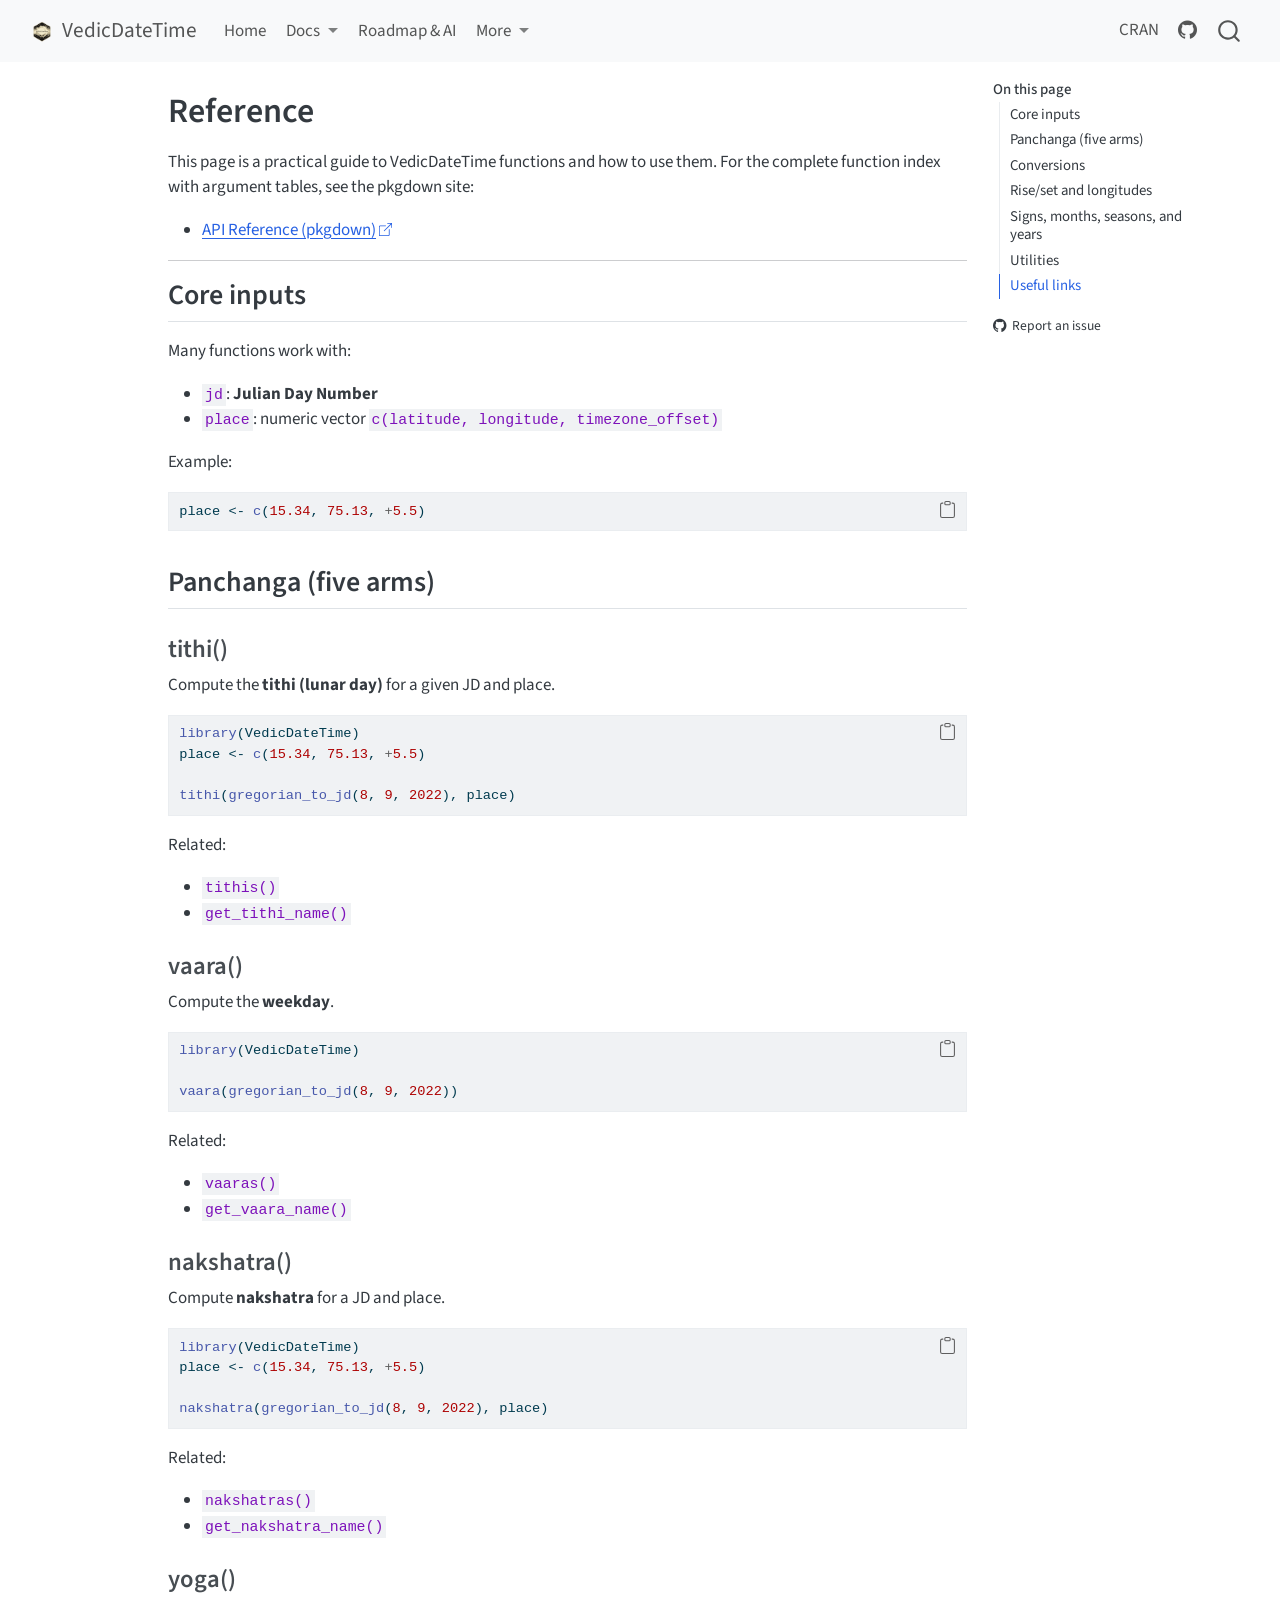
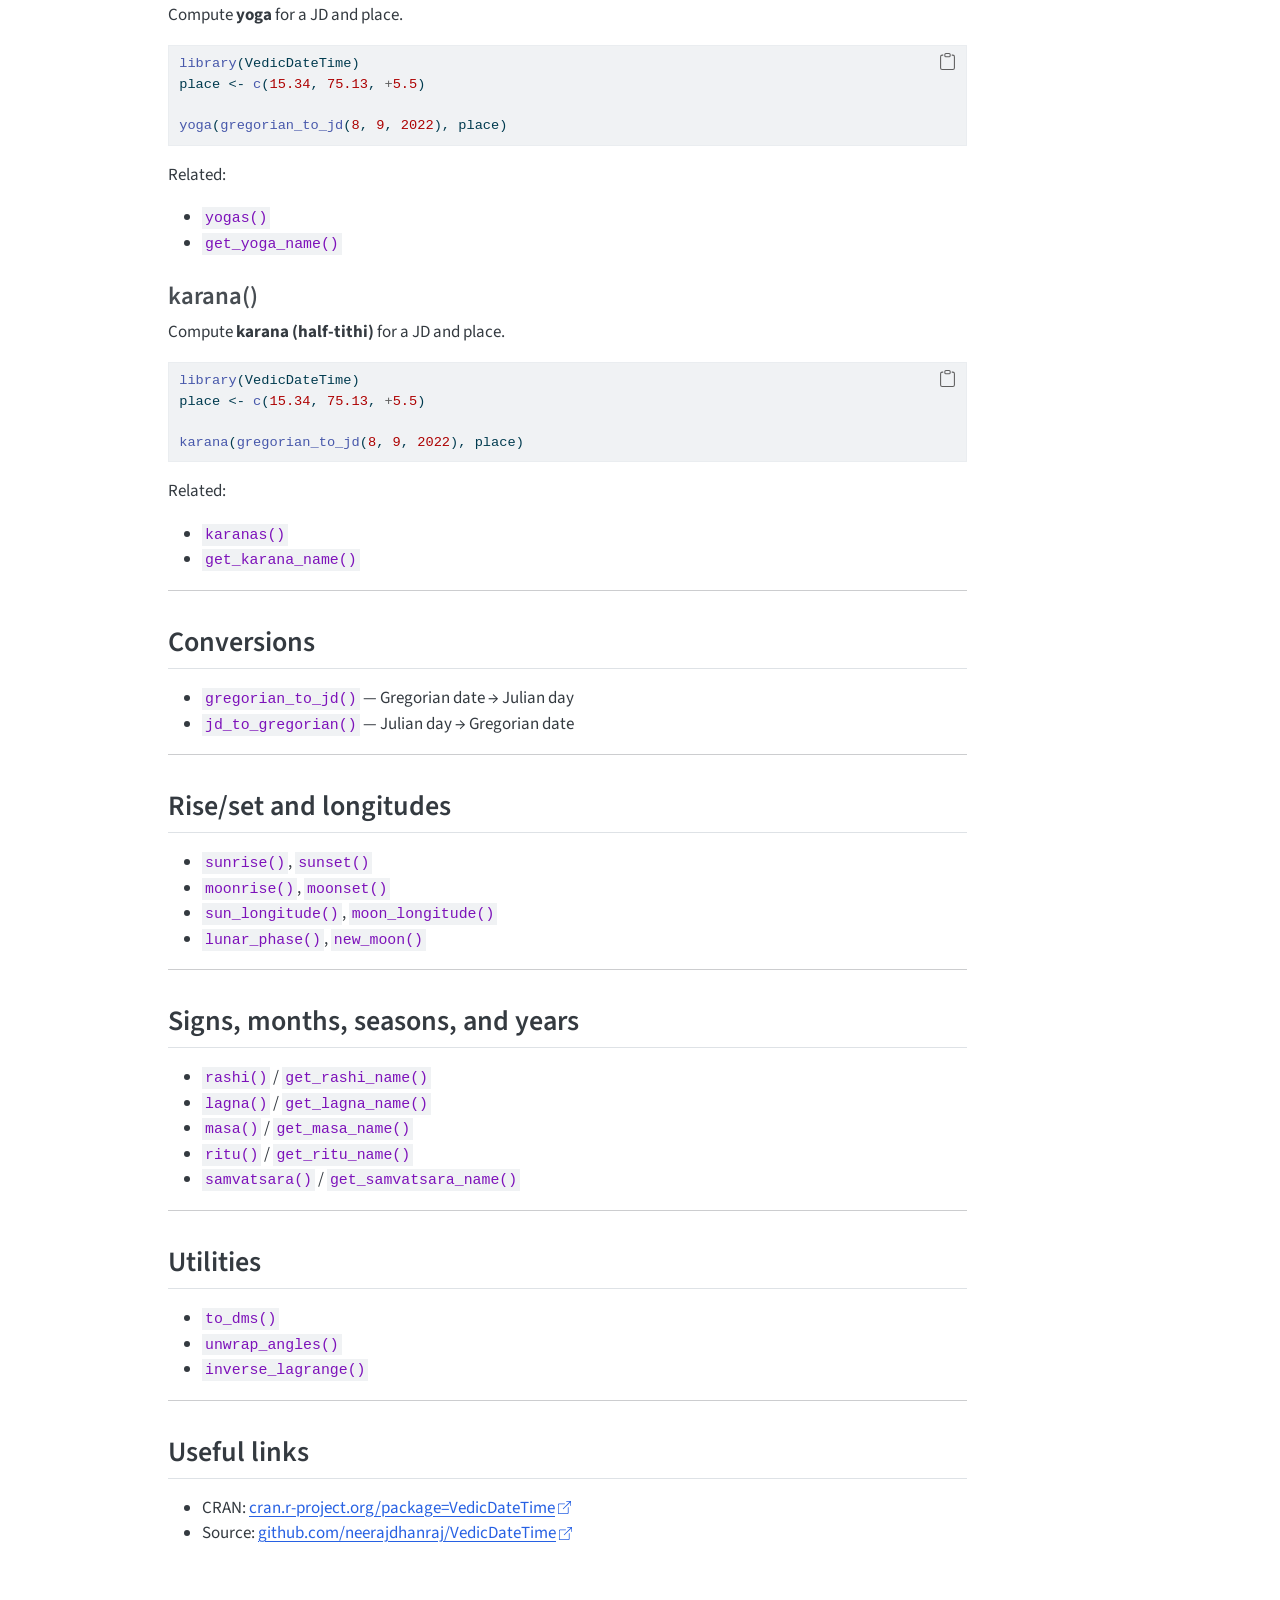
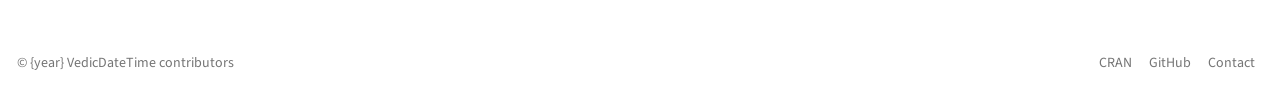
<file: docs/reference.html>
<!DOCTYPE html>
<html xmlns="http://www.w3.org/1999/xhtml" lang="en" xml:lang="en"><head>

<meta charset="utf-8">
<meta name="generator" content="quarto-1.9.37">

<meta name="viewport" content="width=device-width, initial-scale=1.0, user-scalable=yes">


<title>Reference – VedicDateTime</title>
<style>
/* Default styles provided by pandoc.
** See https://pandoc.org/MANUAL.html#variables-for-html for config info.
*/
code{white-space: pre-wrap;}
span.smallcaps{font-variant: small-caps;}
div.columns{display: flex; gap: min(4vw, 1.5em);}
div.column{flex: auto; overflow-x: auto;}
div.hanging-indent{margin-left: 1.5em; text-indent: -1.5em;}
ul.task-list{list-style: none;}
ul.task-list li input[type="checkbox"] {
  width: 0.8em;
  margin: 0 0.8em 0.2em -1em; /* quarto-specific, see https://github.com/quarto-dev/quarto-cli/issues/4556 */ 
  vertical-align: middle;
}
/* CSS for syntax highlighting */
html { -webkit-text-size-adjust: 100%; }
pre > code.sourceCode { white-space: pre; position: relative; }
pre > code.sourceCode > span { display: inline-block; line-height: 1.25; }
pre > code.sourceCode > span:empty { height: 1.2em; }
.sourceCode { overflow: visible; }
code.sourceCode > span { color: inherit; text-decoration: inherit; }
div.sourceCode { margin: 1em 0; }
pre.sourceCode { margin: 0; }
@media screen {
div.sourceCode { overflow: auto; }
}
@media print {
pre > code.sourceCode { white-space: pre-wrap; }
pre > code.sourceCode > span { text-indent: -5em; padding-left: 5em; }
}
pre.numberSource code
  { counter-reset: source-line 0; }
pre.numberSource code > span
  { position: relative; left: -4em; counter-increment: source-line; }
pre.numberSource code > span > a:first-child::before
  { content: counter(source-line);
    position: relative; left: -1em; text-align: right; vertical-align: baseline;
    border: none; display: inline-block;
    -webkit-touch-callout: none; -webkit-user-select: none;
    -khtml-user-select: none; -moz-user-select: none;
    -ms-user-select: none; user-select: none;
    padding: 0 4px; width: 4em;
  }
pre.numberSource { margin-left: 3em;  padding-left: 4px; }
div.sourceCode
  {   }
@media screen {
pre > code.sourceCode > span > a:first-child::before { text-decoration: underline; }
}
</style>


<script src="site_libs/quarto-nav/quarto-nav.js"></script>
<script src="site_libs/quarto-nav/headroom.min.js"></script>
<script src="site_libs/clipboard/clipboard.min.js"></script>
<script src="site_libs/quarto-search/autocomplete.umd.js"></script>
<script src="site_libs/quarto-search/fuse.min.js"></script>
<script src="site_libs/quarto-search/quarto-search.js"></script>
<meta name="quarto:offset" content="./">
<link href="./assets/VedicDateTimeLOGO2.png" rel="icon" type="image/png">
<script src="site_libs/quarto-html/quarto.js" type="module"></script>
<script src="site_libs/quarto-html/tabsets/tabsets.js" type="module"></script>
<script src="site_libs/quarto-html/popper.min.js"></script>
<script src="site_libs/quarto-html/tippy.umd.min.js"></script>
<script src="site_libs/quarto-html/anchor.min.js"></script>
<link href="site_libs/quarto-html/tippy.css" rel="stylesheet">
<link href="site_libs/quarto-html/quarto-syntax-highlighting-7f8f88aac4f3542376d5c11b86a4c14d.css" rel="stylesheet" id="quarto-text-highlighting-styles">
<script src="site_libs/bootstrap/bootstrap.min.js"></script>
<link href="site_libs/bootstrap/bootstrap-icons.css" rel="stylesheet">
<link href="site_libs/bootstrap/bootstrap-2c169b83e1fc2996b25bcc8774810429.min.css" rel="stylesheet" append-hash="true" id="quarto-bootstrap" data-mode="light">
<script id="quarto-search-options" type="application/json">{
  "location": "navbar",
  "copy-button": false,
  "collapse-after": 3,
  "panel-placement": "end",
  "type": "overlay",
  "limit": 50,
  "keyboard-shortcut": [
    "f",
    "/",
    "s"
  ],
  "show-item-context": false,
  "language": {
    "search-no-results-text": "No results",
    "search-matching-documents-text": "matching documents",
    "search-copy-link-title": "Copy link to search",
    "search-hide-matches-text": "Hide additional matches",
    "search-more-match-text": "more match in this document",
    "search-more-matches-text": "more matches in this document",
    "search-clear-button-title": "Clear",
    "search-text-placeholder": "",
    "search-detached-cancel-button-title": "Cancel",
    "search-submit-button-title": "Submit",
    "search-label": "Search"
  }
}</script>


<link rel="stylesheet" href="styles.css">
</head>

<body class="nav-fixed quarto-light">

<div id="quarto-search-results"></div>
  <header id="quarto-header" class="headroom fixed-top">
    <nav class="navbar navbar-expand-lg " data-bs-theme="dark">
      <div class="navbar-container container-fluid">
      <div class="navbar-brand-container mx-auto">
    <a href="./index.html" class="navbar-brand navbar-brand-logo">
    <img src="./assets/VedicDateTimeLOGO2.png" alt="" class="navbar-logo light-content">
    <img src="./assets/VedicDateTimeLOGO2.png" alt="" class="navbar-logo dark-content">
    </a>
    <a class="navbar-brand" href="./index.html">
    <span class="navbar-title">VedicDateTime</span>
    </a>
  </div>
            <div id="quarto-search" class="" title="Search"></div>
          <button class="navbar-toggler" type="button" data-bs-toggle="collapse" data-bs-target="#navbarCollapse" aria-controls="navbarCollapse" role="menu" aria-expanded="false" aria-label="Toggle navigation" onclick="if (window.quartoToggleHeadroom) { window.quartoToggleHeadroom(); }">
  <span class="navbar-toggler-icon"></span>
</button>
          <div class="collapse navbar-collapse" id="navbarCollapse">
            <ul class="navbar-nav navbar-nav-scroll me-auto">
  <li class="nav-item">
    <a class="nav-link" href="./index.html"> 
<span class="menu-text">Home</span></a>
  </li>  
  <li class="nav-item dropdown ">
    <a class="nav-link dropdown-toggle" href="#" id="nav-menu-docs" role="link" data-bs-toggle="dropdown" aria-expanded="false">
 <span class="menu-text">Docs</span>
    </a>
    <ul class="dropdown-menu" aria-labelledby="nav-menu-docs">    
        <li>
    <a class="dropdown-item" href="./getting-started.html">
 <span class="dropdown-text">Getting started</span></a>
  </li>  
        <li>
    <a class="dropdown-item" href="./cookbook.html">
 <span class="dropdown-text">Cookbook</span></a>
  </li>  
        <li>
    <a class="dropdown-item" href="./accuracy.html">
 <span class="dropdown-text">Accuracy &amp; conventions</span></a>
  </li>  
        <li>
    <a class="dropdown-item" href="./reference.html">
 <span class="dropdown-text">Reference (overview)</span></a>
  </li>  
        <li>
    <a class="dropdown-item" href="./pkgdown/">
 <span class="dropdown-text">API (pkgdown)</span></a>
  </li>  
        <li>
    <a class="dropdown-item" href="./articles.html">
 <span class="dropdown-text">Tutorials &amp; case studies</span></a>
  </li>  
    </ul>
  </li>
  <li class="nav-item">
    <a class="nav-link" href="./roadmap.html"> 
<span class="menu-text">Roadmap &amp; AI</span></a>
  </li>  
  <li class="nav-item dropdown ">
    <a class="nav-link dropdown-toggle" href="#" id="nav-menu-more" role="link" data-bs-toggle="dropdown" aria-expanded="false">
 <span class="menu-text">More</span>
    </a>
    <ul class="dropdown-menu" aria-labelledby="nav-menu-more">    
        <li>
    <a class="dropdown-item" href="./publications.html">
 <span class="dropdown-text">Publication</span></a>
  </li>  
        <li>
    <a class="dropdown-item" href="./contributing.html">
 <span class="dropdown-text">Contributing</span></a>
  </li>  
        <li>
    <a class="dropdown-item" href="./development.html">
 <span class="dropdown-text">Development</span></a>
  </li>  
        <li>
    <a class="dropdown-item" href="./faq.html">
 <span class="dropdown-text">FAQ</span></a>
  </li>  
        <li>
    <a class="dropdown-item" href="./about.html">
 <span class="dropdown-text">About</span></a>
  </li>  
        <li>
    <a class="dropdown-item" href="./changelog.html">
 <span class="dropdown-text">Changelog</span></a>
  </li>  
        <li>
    <a class="dropdown-item" href="./contact.html">
 <span class="dropdown-text">Contact</span></a>
  </li>  
    </ul>
  </li>
</ul>
            <ul class="navbar-nav navbar-nav-scroll ms-auto">
  <li class="nav-item">
    <a class="nav-link" href="https://cran.r-project.org/package=VedicDateTime"> 
<span class="menu-text">CRAN</span></a>
  </li>  
  <li class="nav-item compact">
    <a class="nav-link" href="https://github.com/neerajdhanraj/VedicDateTime"> <i class="bi bi-github" role="img">
</i> 
<span class="menu-text"></span></a>
  </li>  
</ul>
          </div> <!-- /navcollapse -->
            <div class="quarto-navbar-tools">
</div>
      </div> <!-- /container-fluid -->
    </nav>
</header>
<!-- content -->
<div id="quarto-content" class="quarto-container page-columns page-rows-contents page-layout-article page-navbar">
<!-- sidebar -->
<!-- margin-sidebar -->
    <div id="quarto-margin-sidebar" class="sidebar margin-sidebar">
        <nav id="TOC" role="doc-toc" class="toc-active">
    <h2 id="toc-title">On this page</h2>
   
  <ul>
  <li><a href="#core-inputs" id="toc-core-inputs" class="nav-link active" data-scroll-target="#core-inputs">Core inputs</a></li>
  <li><a href="#panchanga-five-arms" id="toc-panchanga-five-arms" class="nav-link" data-scroll-target="#panchanga-five-arms">Panchanga (five arms)</a>
  <ul class="collapse">
  <li><a href="#tithi" id="toc-tithi" class="nav-link" data-scroll-target="#tithi">tithi()</a></li>
  <li><a href="#vaara" id="toc-vaara" class="nav-link" data-scroll-target="#vaara">vaara()</a></li>
  <li><a href="#nakshatra" id="toc-nakshatra" class="nav-link" data-scroll-target="#nakshatra">nakshatra()</a></li>
  <li><a href="#yoga" id="toc-yoga" class="nav-link" data-scroll-target="#yoga">yoga()</a></li>
  <li><a href="#karana" id="toc-karana" class="nav-link" data-scroll-target="#karana">karana()</a></li>
  </ul></li>
  <li><a href="#conversions" id="toc-conversions" class="nav-link" data-scroll-target="#conversions">Conversions</a></li>
  <li><a href="#riseset-and-longitudes" id="toc-riseset-and-longitudes" class="nav-link" data-scroll-target="#riseset-and-longitudes">Rise/set and longitudes</a></li>
  <li><a href="#signs-months-seasons-and-years" id="toc-signs-months-seasons-and-years" class="nav-link" data-scroll-target="#signs-months-seasons-and-years">Signs, months, seasons, and years</a></li>
  <li><a href="#utilities" id="toc-utilities" class="nav-link" data-scroll-target="#utilities">Utilities</a></li>
  <li><a href="#useful-links" id="toc-useful-links" class="nav-link" data-scroll-target="#useful-links">Useful links</a></li>
  </ul>
<div class="toc-actions"><ul><li><a href="https://github.com/neerajdhanraj/VedicDateTime/issues/new" class="toc-action"><i class="bi bi-github"></i>Report an issue</a></li></ul></div></nav>
    </div>
<!-- main -->
<main class="content" id="quarto-document-content">

<header id="title-block-header" class="quarto-title-block default">
<div class="quarto-title">
<h1 class="title">Reference</h1>
</div>



<div class="quarto-title-meta">

    
  
    
  </div>
  


</header>


<p>This page is a practical guide to VedicDateTime functions and how to use them. For the complete function index with argument tables, see the pkgdown site:</p>
<ul>
<li><a href="pkgdown/index.html">API Reference (pkgdown)</a></li>
</ul>
<hr>
<section id="core-inputs" class="level2">
<h2 class="anchored" data-anchor-id="core-inputs">Core inputs</h2>
<p>Many functions work with:</p>
<ul>
<li><code>jd</code>: <strong>Julian Day Number</strong></li>
<li><code>place</code>: numeric vector <code>c(latitude, longitude, timezone_offset)</code></li>
</ul>
<p>Example:</p>
<div class="code-copy-outer-scaffold"><div class="sourceCode" id="cb1"><pre class="sourceCode r code-with-copy"><code class="sourceCode r"><span id="cb1-1"><a href="#cb1-1" aria-hidden="true" tabindex="-1"></a>place <span class="ot">&lt;-</span> <span class="fu">c</span>(<span class="fl">15.34</span>, <span class="fl">75.13</span>, <span class="sc">+</span><span class="fl">5.5</span>)</span></code></pre></div><button title="Copy to Clipboard" class="code-copy-button"><i class="bi"></i></button></div>
</section>
<section id="panchanga-five-arms" class="level2">
<h2 class="anchored" data-anchor-id="panchanga-five-arms">Panchanga (five arms)</h2>
<section id="tithi" class="level3">
<h3 class="anchored" data-anchor-id="tithi">tithi()</h3>
<p>Compute the <strong>tithi (lunar day)</strong> for a given JD and place.</p>
<div class="code-copy-outer-scaffold"><div class="sourceCode" id="cb2"><pre class="sourceCode r code-with-copy"><code class="sourceCode r"><span id="cb2-1"><a href="#cb2-1" aria-hidden="true" tabindex="-1"></a><span class="fu">library</span>(VedicDateTime)</span>
<span id="cb2-2"><a href="#cb2-2" aria-hidden="true" tabindex="-1"></a>place <span class="ot">&lt;-</span> <span class="fu">c</span>(<span class="fl">15.34</span>, <span class="fl">75.13</span>, <span class="sc">+</span><span class="fl">5.5</span>)</span>
<span id="cb2-3"><a href="#cb2-3" aria-hidden="true" tabindex="-1"></a></span>
<span id="cb2-4"><a href="#cb2-4" aria-hidden="true" tabindex="-1"></a><span class="fu">tithi</span>(<span class="fu">gregorian_to_jd</span>(<span class="dv">8</span>, <span class="dv">9</span>, <span class="dv">2022</span>), place)</span></code></pre></div><button title="Copy to Clipboard" class="code-copy-button"><i class="bi"></i></button></div>
<p>Related:</p>
<ul>
<li><code>tithis()</code></li>
<li><code>get_tithi_name()</code></li>
</ul>
</section>
<section id="vaara" class="level3">
<h3 class="anchored" data-anchor-id="vaara">vaara()</h3>
<p>Compute the <strong>weekday</strong>.</p>
<div class="code-copy-outer-scaffold"><div class="sourceCode" id="cb3"><pre class="sourceCode r code-with-copy"><code class="sourceCode r"><span id="cb3-1"><a href="#cb3-1" aria-hidden="true" tabindex="-1"></a><span class="fu">library</span>(VedicDateTime)</span>
<span id="cb3-2"><a href="#cb3-2" aria-hidden="true" tabindex="-1"></a></span>
<span id="cb3-3"><a href="#cb3-3" aria-hidden="true" tabindex="-1"></a><span class="fu">vaara</span>(<span class="fu">gregorian_to_jd</span>(<span class="dv">8</span>, <span class="dv">9</span>, <span class="dv">2022</span>))</span></code></pre></div><button title="Copy to Clipboard" class="code-copy-button"><i class="bi"></i></button></div>
<p>Related:</p>
<ul>
<li><code>vaaras()</code></li>
<li><code>get_vaara_name()</code></li>
</ul>
</section>
<section id="nakshatra" class="level3">
<h3 class="anchored" data-anchor-id="nakshatra">nakshatra()</h3>
<p>Compute <strong>nakshatra</strong> for a JD and place.</p>
<div class="code-copy-outer-scaffold"><div class="sourceCode" id="cb4"><pre class="sourceCode r code-with-copy"><code class="sourceCode r"><span id="cb4-1"><a href="#cb4-1" aria-hidden="true" tabindex="-1"></a><span class="fu">library</span>(VedicDateTime)</span>
<span id="cb4-2"><a href="#cb4-2" aria-hidden="true" tabindex="-1"></a>place <span class="ot">&lt;-</span> <span class="fu">c</span>(<span class="fl">15.34</span>, <span class="fl">75.13</span>, <span class="sc">+</span><span class="fl">5.5</span>)</span>
<span id="cb4-3"><a href="#cb4-3" aria-hidden="true" tabindex="-1"></a></span>
<span id="cb4-4"><a href="#cb4-4" aria-hidden="true" tabindex="-1"></a><span class="fu">nakshatra</span>(<span class="fu">gregorian_to_jd</span>(<span class="dv">8</span>, <span class="dv">9</span>, <span class="dv">2022</span>), place)</span></code></pre></div><button title="Copy to Clipboard" class="code-copy-button"><i class="bi"></i></button></div>
<p>Related:</p>
<ul>
<li><code>nakshatras()</code></li>
<li><code>get_nakshatra_name()</code></li>
</ul>
</section>
<section id="yoga" class="level3">
<h3 class="anchored" data-anchor-id="yoga">yoga()</h3>
<p>Compute <strong>yoga</strong> for a JD and place.</p>
<div class="code-copy-outer-scaffold"><div class="sourceCode" id="cb5"><pre class="sourceCode r code-with-copy"><code class="sourceCode r"><span id="cb5-1"><a href="#cb5-1" aria-hidden="true" tabindex="-1"></a><span class="fu">library</span>(VedicDateTime)</span>
<span id="cb5-2"><a href="#cb5-2" aria-hidden="true" tabindex="-1"></a>place <span class="ot">&lt;-</span> <span class="fu">c</span>(<span class="fl">15.34</span>, <span class="fl">75.13</span>, <span class="sc">+</span><span class="fl">5.5</span>)</span>
<span id="cb5-3"><a href="#cb5-3" aria-hidden="true" tabindex="-1"></a></span>
<span id="cb5-4"><a href="#cb5-4" aria-hidden="true" tabindex="-1"></a><span class="fu">yoga</span>(<span class="fu">gregorian_to_jd</span>(<span class="dv">8</span>, <span class="dv">9</span>, <span class="dv">2022</span>), place)</span></code></pre></div><button title="Copy to Clipboard" class="code-copy-button"><i class="bi"></i></button></div>
<p>Related:</p>
<ul>
<li><code>yogas()</code></li>
<li><code>get_yoga_name()</code></li>
</ul>
</section>
<section id="karana" class="level3">
<h3 class="anchored" data-anchor-id="karana">karana()</h3>
<p>Compute <strong>karana (half‑tithi)</strong> for a JD and place.</p>
<div class="code-copy-outer-scaffold"><div class="sourceCode" id="cb6"><pre class="sourceCode r code-with-copy"><code class="sourceCode r"><span id="cb6-1"><a href="#cb6-1" aria-hidden="true" tabindex="-1"></a><span class="fu">library</span>(VedicDateTime)</span>
<span id="cb6-2"><a href="#cb6-2" aria-hidden="true" tabindex="-1"></a>place <span class="ot">&lt;-</span> <span class="fu">c</span>(<span class="fl">15.34</span>, <span class="fl">75.13</span>, <span class="sc">+</span><span class="fl">5.5</span>)</span>
<span id="cb6-3"><a href="#cb6-3" aria-hidden="true" tabindex="-1"></a></span>
<span id="cb6-4"><a href="#cb6-4" aria-hidden="true" tabindex="-1"></a><span class="fu">karana</span>(<span class="fu">gregorian_to_jd</span>(<span class="dv">8</span>, <span class="dv">9</span>, <span class="dv">2022</span>), place)</span></code></pre></div><button title="Copy to Clipboard" class="code-copy-button"><i class="bi"></i></button></div>
<p>Related:</p>
<ul>
<li><code>karanas()</code></li>
<li><code>get_karana_name()</code></li>
</ul>
<hr>
</section>
</section>
<section id="conversions" class="level2">
<h2 class="anchored" data-anchor-id="conversions">Conversions</h2>
<ul>
<li><code>gregorian_to_jd()</code> — Gregorian date → Julian day</li>
<li><code>jd_to_gregorian()</code> — Julian day → Gregorian date</li>
</ul>
<hr>
</section>
<section id="riseset-and-longitudes" class="level2">
<h2 class="anchored" data-anchor-id="riseset-and-longitudes">Rise/set and longitudes</h2>
<ul>
<li><code>sunrise()</code>, <code>sunset()</code></li>
<li><code>moonrise()</code>, <code>moonset()</code></li>
<li><code>sun_longitude()</code>, <code>moon_longitude()</code></li>
<li><code>lunar_phase()</code>, <code>new_moon()</code></li>
</ul>
<hr>
</section>
<section id="signs-months-seasons-and-years" class="level2">
<h2 class="anchored" data-anchor-id="signs-months-seasons-and-years">Signs, months, seasons, and years</h2>
<ul>
<li><code>rashi()</code> / <code>get_rashi_name()</code></li>
<li><code>lagna()</code> / <code>get_lagna_name()</code></li>
<li><code>masa()</code> / <code>get_masa_name()</code></li>
<li><code>ritu()</code> / <code>get_ritu_name()</code></li>
<li><code>samvatsara()</code> / <code>get_samvatsara_name()</code></li>
</ul>
<hr>
</section>
<section id="utilities" class="level2">
<h2 class="anchored" data-anchor-id="utilities">Utilities</h2>
<ul>
<li><code>to_dms()</code></li>
<li><code>unwrap_angles()</code></li>
<li><code>inverse_lagrange()</code></li>
</ul>
<hr>
</section>
<section id="useful-links" class="level2">
<h2 class="anchored" data-anchor-id="useful-links">Useful links</h2>
<ul>
<li>CRAN: <a href="https://cran.r-project.org/package=VedicDateTime">cran.r-project.org/package=VedicDateTime</a></li>
<li>Source: <a href="https://github.com/neerajdhanraj/VedicDateTime">github.com/neerajdhanraj/VedicDateTime</a></li>
</ul>


</section>

</main> <!-- /main -->
<script id="quarto-html-after-body" type="application/javascript">
  window.document.addEventListener("DOMContentLoaded", function (event) {
    const icon = "";
    const anchorJS = new window.AnchorJS();
    anchorJS.options = {
      placement: 'right',
      icon: icon
    };
    anchorJS.add('.anchored');
    const isCodeAnnotation = (el) => {
      for (const clz of el.classList) {
        if (clz.startsWith('code-annotation-')) {                     
          return true;
        }
      }
      return false;
    }
    const onCopySuccess = function(e) {
      // button target
      const button = e.trigger;
      // don't keep focus
      button.blur();
      // flash "checked"
      button.classList.add('code-copy-button-checked');
      var currentTitle = button.getAttribute("title");
      button.setAttribute("title", "Copied!");
      let tooltip;
      if (window.bootstrap) {
        button.setAttribute("data-bs-toggle", "tooltip");
        button.setAttribute("data-bs-placement", "left");
        button.setAttribute("data-bs-title", "Copied!");
        tooltip = new bootstrap.Tooltip(button, 
          { trigger: "manual", 
            customClass: "code-copy-button-tooltip",
            offset: [0, -8]});
        tooltip.show();    
      }
      setTimeout(function() {
        if (tooltip) {
          tooltip.hide();
          button.removeAttribute("data-bs-title");
          button.removeAttribute("data-bs-toggle");
          button.removeAttribute("data-bs-placement");
        }
        button.setAttribute("title", currentTitle);
        button.classList.remove('code-copy-button-checked');
      }, 1000);
      // clear code selection
      e.clearSelection();
    }
    const getTextToCopy = function(trigger) {
      const outerScaffold = trigger.parentElement.cloneNode(true);
      const codeEl = outerScaffold.querySelector('code');
      for (const childEl of codeEl.children) {
        if (isCodeAnnotation(childEl)) {
          childEl.remove();
        }
      }
      return codeEl.innerText;
    }
    const clipboard = new window.ClipboardJS('.code-copy-button:not([data-in-quarto-modal])', {
      text: getTextToCopy
    });
    clipboard.on('success', onCopySuccess);
    if (window.document.getElementById('quarto-embedded-source-code-modal')) {
      const clipboardModal = new window.ClipboardJS('.code-copy-button[data-in-quarto-modal]', {
        text: getTextToCopy,
        container: window.document.getElementById('quarto-embedded-source-code-modal')
      });
      clipboardModal.on('success', onCopySuccess);
    }
      var localhostRegex = new RegExp(/^(?:http|https):\/\/localhost\:?[0-9]*\//);
      var mailtoRegex = new RegExp(/^mailto:/);
        var filterRegex = new RegExp("https:\/\/neerajdhanraj\.github\.io\/VedicDateTime\/");
      var isInternal = (href) => {
          return filterRegex.test(href) || localhostRegex.test(href) || mailtoRegex.test(href);
      }
      // Inspect non-navigation links and adorn them if external
     var links = window.document.querySelectorAll('a[href]:not(.nav-link):not(.navbar-brand):not(.toc-action):not(.sidebar-link):not(.sidebar-item-toggle):not(.pagination-link):not(.no-external):not([aria-hidden]):not(.dropdown-item):not(.quarto-navigation-tool):not(.about-link)');
      for (var i=0; i<links.length; i++) {
        const link = links[i];
        if (!isInternal(link.href)) {
          // undo the damage that might have been done by quarto-nav.js in the case of
          // links that we want to consider external
          if (link.dataset.originalHref !== undefined) {
            link.href = link.dataset.originalHref;
          }
            // target, if specified
            link.setAttribute("target", "_blank");
            if (link.getAttribute("rel") === null) {
              link.setAttribute("rel", "noopener");
            }
            // default icon
            link.classList.add("external");
        }
      }
    function tippyHover(el, contentFn, onTriggerFn, onUntriggerFn) {
      const config = {
        allowHTML: true,
        maxWidth: 500,
        delay: 100,
        arrow: false,
        appendTo: function(el) {
            return el.parentElement;
        },
        interactive: true,
        interactiveBorder: 10,
        theme: 'quarto',
        placement: 'bottom-start',
      };
      if (contentFn) {
        config.content = contentFn;
      }
      if (onTriggerFn) {
        config.onTrigger = onTriggerFn;
      }
      if (onUntriggerFn) {
        config.onUntrigger = onUntriggerFn;
      }
      window.tippy(el, config); 
    }
    const noterefs = window.document.querySelectorAll('a[role="doc-noteref"]');
    for (var i=0; i<noterefs.length; i++) {
      const ref = noterefs[i];
      tippyHover(ref, function() {
        // use id or data attribute instead here
        let href = ref.getAttribute('data-footnote-href') || ref.getAttribute('href');
        try { href = new URL(href).hash; } catch {}
        const id = href.replace(/^#\/?/, "");
        const note = window.document.getElementById(id);
        if (note) {
          return note.innerHTML;
        } else {
          return "";
        }
      });
    }
    const xrefs = window.document.querySelectorAll('a.quarto-xref');
    const processXRef = (id, note) => {
      // Strip column container classes
      const stripColumnClz = (el) => {
        el.classList.remove("page-full", "page-columns");
        if (el.children) {
          for (const child of el.children) {
            stripColumnClz(child);
          }
        }
      }
      stripColumnClz(note)
      if (id === null || id.startsWith('sec-')) {
        // Special case sections, only their first couple elements
        const container = document.createElement("div");
        if (note.children && note.children.length > 2) {
          container.appendChild(note.children[0].cloneNode(true));
          for (let i = 1; i < note.children.length; i++) {
            const child = note.children[i];
            if (child.tagName === "P" && child.innerText === "") {
              continue;
            } else {
              container.appendChild(child.cloneNode(true));
              break;
            }
          }
          if (window.Quarto?.typesetMath) {
            window.Quarto.typesetMath(container);
          }
          return container.innerHTML
        } else {
          if (window.Quarto?.typesetMath) {
            window.Quarto.typesetMath(note);
          }
          return note.innerHTML;
        }
      } else {
        // Remove any anchor links if they are present
        const anchorLink = note.querySelector('a.anchorjs-link');
        if (anchorLink) {
          anchorLink.remove();
        }
        if (window.Quarto?.typesetMath) {
          window.Quarto.typesetMath(note);
        }
        if (note.classList.contains("callout")) {
          return note.outerHTML;
        } else {
          return note.innerHTML;
        }
      }
    }
    for (var i=0; i<xrefs.length; i++) {
      const xref = xrefs[i];
      tippyHover(xref, undefined, function(instance) {
        instance.disable();
        let url = xref.getAttribute('href');
        let hash = undefined; 
        if (url.startsWith('#')) {
          hash = url;
        } else {
          try { hash = new URL(url).hash; } catch {}
        }
        if (hash) {
          const id = hash.replace(/^#\/?/, "");
          const note = window.document.getElementById(id);
          if (note !== null) {
            try {
              const html = processXRef(id, note.cloneNode(true));
              instance.setContent(html);
            } finally {
              instance.enable();
              instance.show();
            }
          } else {
            // See if we can fetch this
            fetch(url.split('#')[0])
            .then(res => res.text())
            .then(html => {
              const parser = new DOMParser();
              const htmlDoc = parser.parseFromString(html, "text/html");
              const note = htmlDoc.getElementById(id);
              if (note !== null) {
                const html = processXRef(id, note);
                instance.setContent(html);
              } 
            }).finally(() => {
              instance.enable();
              instance.show();
            });
          }
        } else {
          // See if we can fetch a full url (with no hash to target)
          // This is a special case and we should probably do some content thinning / targeting
          fetch(url)
          .then(res => res.text())
          .then(html => {
            const parser = new DOMParser();
            const htmlDoc = parser.parseFromString(html, "text/html");
            const note = htmlDoc.querySelector('main.content');
            if (note !== null) {
              // This should only happen for chapter cross references
              // (since there is no id in the URL)
              // remove the first header
              if (note.children.length > 0 && note.children[0].tagName === "HEADER") {
                note.children[0].remove();
              }
              const html = processXRef(null, note);
              instance.setContent(html);
            } 
          }).finally(() => {
            instance.enable();
            instance.show();
          });
        }
      }, function(instance) {
      });
    }
        let selectedAnnoteEl;
        const selectorForAnnotation = ( cell, annotation) => {
          let cellAttr = 'data-code-cell="' + cell + '"';
          let lineAttr = 'data-code-annotation="' +  annotation + '"';
          const selector = 'span[' + cellAttr + '][' + lineAttr + ']';
          return selector;
        }
        const selectCodeLines = (annoteEl) => {
          const doc = window.document;
          const targetCell = annoteEl.getAttribute("data-target-cell");
          const targetAnnotation = annoteEl.getAttribute("data-target-annotation");
          const annoteSpan = window.document.querySelector(selectorForAnnotation(targetCell, targetAnnotation));
          const lines = annoteSpan.getAttribute("data-code-lines").split(",");
          const lineIds = lines.map((line) => {
            return targetCell + "-" + line;
          })
          let top = null;
          let height = null;
          let parent = null;
          if (lineIds.length > 0) {
              //compute the position of the single el (top and bottom and make a div)
              const el = window.document.getElementById(lineIds[0]);
              top = el.offsetTop;
              height = el.offsetHeight;
              parent = el.parentElement.parentElement;
            if (lineIds.length > 1) {
              const lastEl = window.document.getElementById(lineIds[lineIds.length - 1]);
              const bottom = lastEl.offsetTop + lastEl.offsetHeight;
              height = bottom - top;
            }
            if (top !== null && height !== null && parent !== null) {
              // cook up a div (if necessary) and position it 
              let div = window.document.getElementById("code-annotation-line-highlight");
              if (div === null) {
                div = window.document.createElement("div");
                div.setAttribute("id", "code-annotation-line-highlight");
                div.style.position = 'absolute';
                parent.appendChild(div);
              }
              div.style.top = top - 2 + "px";
              div.style.height = height + 4 + "px";
              div.style.left = 0;
              let gutterDiv = window.document.getElementById("code-annotation-line-highlight-gutter");
              if (gutterDiv === null) {
                gutterDiv = window.document.createElement("div");
                gutterDiv.setAttribute("id", "code-annotation-line-highlight-gutter");
                gutterDiv.style.position = 'absolute';
                const codeCell = window.document.getElementById(targetCell);
                const gutter = codeCell.querySelector('.code-annotation-gutter');
                gutter.appendChild(gutterDiv);
              }
              gutterDiv.style.top = top - 2 + "px";
              gutterDiv.style.height = height + 4 + "px";
            }
            selectedAnnoteEl = annoteEl;
          }
        };
        const unselectCodeLines = () => {
          const elementsIds = ["code-annotation-line-highlight", "code-annotation-line-highlight-gutter"];
          elementsIds.forEach((elId) => {
            const div = window.document.getElementById(elId);
            if (div) {
              div.remove();
            }
          });
          selectedAnnoteEl = undefined;
        };
          // Handle positioning of the toggle
      window.addEventListener(
        "resize",
        throttle(() => {
          elRect = undefined;
          if (selectedAnnoteEl) {
            selectCodeLines(selectedAnnoteEl);
          }
        }, 10)
      );
      function throttle(fn, ms) {
      let throttle = false;
      let timer;
        return (...args) => {
          if(!throttle) { // first call gets through
              fn.apply(this, args);
              throttle = true;
          } else { // all the others get throttled
              if(timer) clearTimeout(timer); // cancel #2
              timer = setTimeout(() => {
                fn.apply(this, args);
                timer = throttle = false;
              }, ms);
          }
        };
      }
        // Attach click handler to the DT
        const annoteDls = window.document.querySelectorAll('dt[data-target-cell]');
        for (const annoteDlNode of annoteDls) {
          annoteDlNode.addEventListener('click', (event) => {
            const clickedEl = event.target;
            if (clickedEl !== selectedAnnoteEl) {
              unselectCodeLines();
              const activeEl = window.document.querySelector('dt[data-target-cell].code-annotation-active');
              if (activeEl) {
                activeEl.classList.remove('code-annotation-active');
              }
              selectCodeLines(clickedEl);
              clickedEl.classList.add('code-annotation-active');
            } else {
              // Unselect the line
              unselectCodeLines();
              clickedEl.classList.remove('code-annotation-active');
            }
          });
        }
    const findCites = (el) => {
      const parentEl = el.parentElement;
      if (parentEl) {
        const cites = parentEl.dataset.cites;
        if (cites) {
          return {
            el,
            cites: cites.split(' ')
          };
        } else {
          return findCites(el.parentElement)
        }
      } else {
        return undefined;
      }
    };
    var bibliorefs = window.document.querySelectorAll('a[role="doc-biblioref"]');
    for (var i=0; i<bibliorefs.length; i++) {
      const ref = bibliorefs[i];
      const citeInfo = findCites(ref);
      if (citeInfo) {
        tippyHover(citeInfo.el, function() {
          var popup = window.document.createElement('div');
          citeInfo.cites.forEach(function(cite) {
            var citeDiv = window.document.createElement('div');
            citeDiv.classList.add('hanging-indent');
            citeDiv.classList.add('csl-entry');
            var biblioDiv = window.document.getElementById('ref-' + cite);
            if (biblioDiv) {
              citeDiv.innerHTML = biblioDiv.innerHTML;
            }
            popup.appendChild(citeDiv);
          });
          return popup.innerHTML;
        });
      }
    }
  });
  </script>
</div> <!-- /content -->
<footer class="footer">
  <div class="nav-footer">
    <div class="nav-footer-left">
<p>© {year} VedicDateTime contributors</p>
</div>   
    <div class="nav-footer-center">
      &nbsp;
    <div class="toc-actions d-sm-block d-md-none"><ul><li><a href="https://github.com/neerajdhanraj/VedicDateTime/issues/new" class="toc-action"><i class="bi bi-github"></i>Report an issue</a></li></ul></div></div>
    <div class="nav-footer-right">
      <ul class="footer-items list-unstyled">
    <li class="nav-item">
    <a class="nav-link" href="https://cran.r-project.org/package=VedicDateTime">
<p>CRAN</p>
</a>
  </li>  
    <li class="nav-item">
    <a class="nav-link" href="https://github.com/neerajdhanraj/VedicDateTime">
<p>GitHub</p>
</a>
  </li>  
    <li class="nav-item">
    <a class="nav-link" href="./contact.html">
<p>Contact</p>
</a>
  </li>  
</ul>
    </div>
  </div>
</footer>




</body></html>
</file>
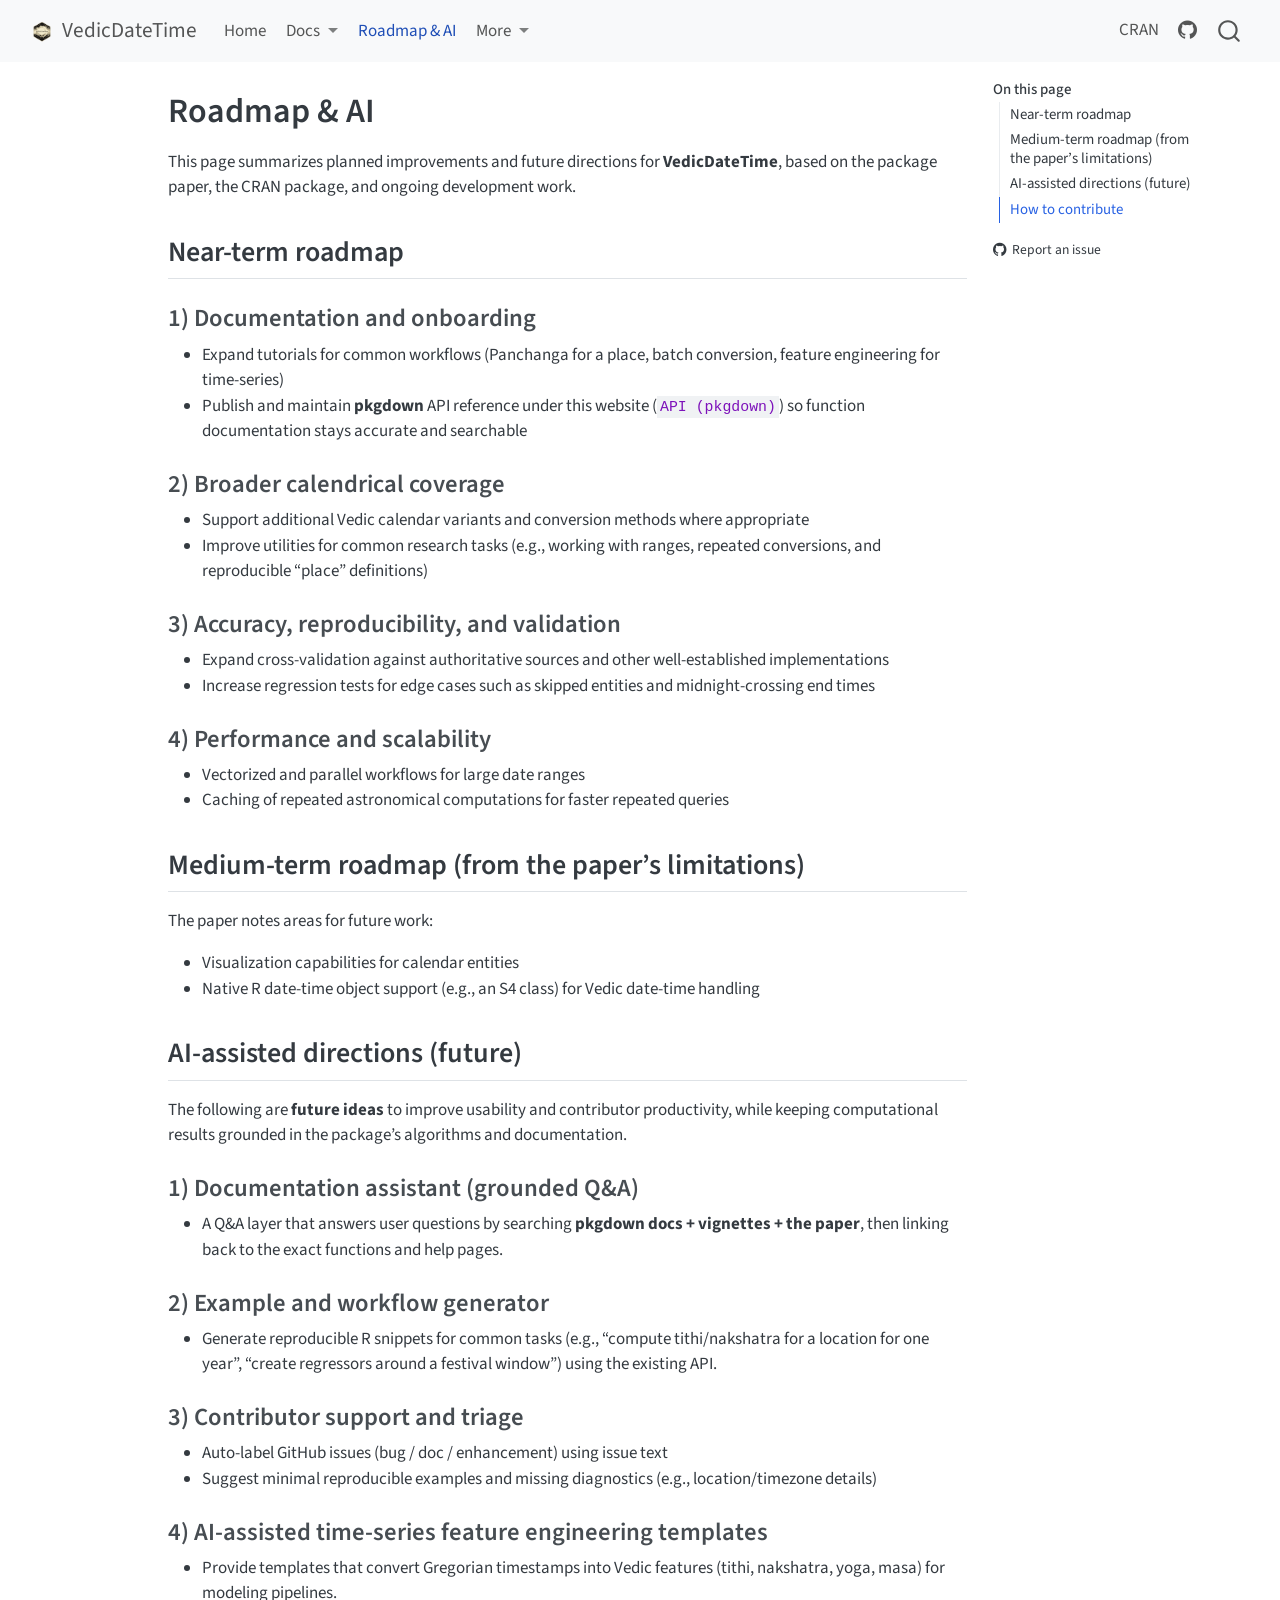
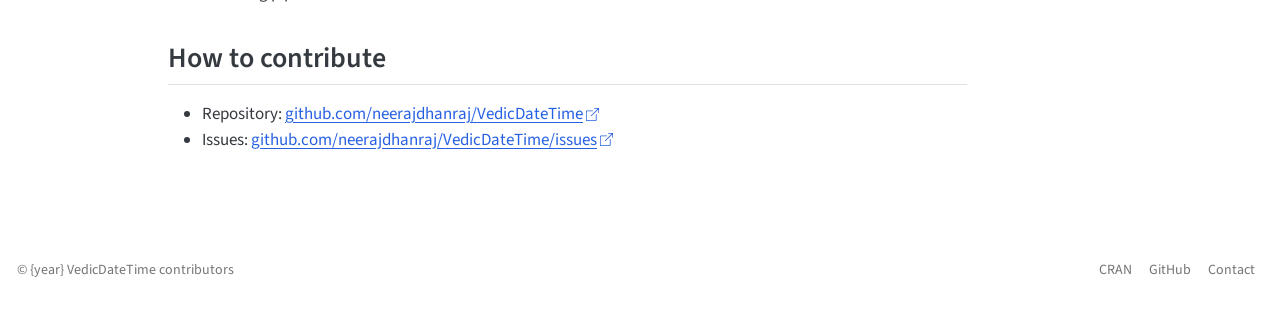
<file: docs/roadmap.html>
<!DOCTYPE html>
<html xmlns="http://www.w3.org/1999/xhtml" lang="en" xml:lang="en"><head>

<meta charset="utf-8">
<meta name="generator" content="quarto-1.9.37">

<meta name="viewport" content="width=device-width, initial-scale=1.0, user-scalable=yes">


<title>Roadmap &amp; AI – VedicDateTime</title>
<style>
/* Default styles provided by pandoc.
** See https://pandoc.org/MANUAL.html#variables-for-html for config info.
*/
code{white-space: pre-wrap;}
span.smallcaps{font-variant: small-caps;}
div.columns{display: flex; gap: min(4vw, 1.5em);}
div.column{flex: auto; overflow-x: auto;}
div.hanging-indent{margin-left: 1.5em; text-indent: -1.5em;}
ul.task-list{list-style: none;}
ul.task-list li input[type="checkbox"] {
  width: 0.8em;
  margin: 0 0.8em 0.2em -1em; /* quarto-specific, see https://github.com/quarto-dev/quarto-cli/issues/4556 */ 
  vertical-align: middle;
}
</style>


<script src="site_libs/quarto-nav/quarto-nav.js"></script>
<script src="site_libs/quarto-nav/headroom.min.js"></script>
<script src="site_libs/clipboard/clipboard.min.js"></script>
<script src="site_libs/quarto-search/autocomplete.umd.js"></script>
<script src="site_libs/quarto-search/fuse.min.js"></script>
<script src="site_libs/quarto-search/quarto-search.js"></script>
<meta name="quarto:offset" content="./">
<link href="./assets/VedicDateTimeLOGO2.png" rel="icon" type="image/png">
<script src="site_libs/quarto-html/quarto.js" type="module"></script>
<script src="site_libs/quarto-html/tabsets/tabsets.js" type="module"></script>
<script src="site_libs/quarto-html/popper.min.js"></script>
<script src="site_libs/quarto-html/tippy.umd.min.js"></script>
<script src="site_libs/quarto-html/anchor.min.js"></script>
<link href="site_libs/quarto-html/tippy.css" rel="stylesheet">
<link href="site_libs/quarto-html/quarto-syntax-highlighting-7f8f88aac4f3542376d5c11b86a4c14d.css" rel="stylesheet" id="quarto-text-highlighting-styles">
<script src="site_libs/bootstrap/bootstrap.min.js"></script>
<link href="site_libs/bootstrap/bootstrap-icons.css" rel="stylesheet">
<link href="site_libs/bootstrap/bootstrap-2c169b83e1fc2996b25bcc8774810429.min.css" rel="stylesheet" append-hash="true" id="quarto-bootstrap" data-mode="light">
<script id="quarto-search-options" type="application/json">{
  "location": "navbar",
  "copy-button": false,
  "collapse-after": 3,
  "panel-placement": "end",
  "type": "overlay",
  "limit": 50,
  "keyboard-shortcut": [
    "f",
    "/",
    "s"
  ],
  "show-item-context": false,
  "language": {
    "search-no-results-text": "No results",
    "search-matching-documents-text": "matching documents",
    "search-copy-link-title": "Copy link to search",
    "search-hide-matches-text": "Hide additional matches",
    "search-more-match-text": "more match in this document",
    "search-more-matches-text": "more matches in this document",
    "search-clear-button-title": "Clear",
    "search-text-placeholder": "",
    "search-detached-cancel-button-title": "Cancel",
    "search-submit-button-title": "Submit",
    "search-label": "Search"
  }
}</script>


<link rel="stylesheet" href="styles.css">
</head>

<body class="nav-fixed quarto-light">

<div id="quarto-search-results"></div>
  <header id="quarto-header" class="headroom fixed-top">
    <nav class="navbar navbar-expand-lg " data-bs-theme="dark">
      <div class="navbar-container container-fluid">
      <div class="navbar-brand-container mx-auto">
    <a href="./index.html" class="navbar-brand navbar-brand-logo">
    <img src="./assets/VedicDateTimeLOGO2.png" alt="" class="navbar-logo light-content">
    <img src="./assets/VedicDateTimeLOGO2.png" alt="" class="navbar-logo dark-content">
    </a>
    <a class="navbar-brand" href="./index.html">
    <span class="navbar-title">VedicDateTime</span>
    </a>
  </div>
            <div id="quarto-search" class="" title="Search"></div>
          <button class="navbar-toggler" type="button" data-bs-toggle="collapse" data-bs-target="#navbarCollapse" aria-controls="navbarCollapse" role="menu" aria-expanded="false" aria-label="Toggle navigation" onclick="if (window.quartoToggleHeadroom) { window.quartoToggleHeadroom(); }">
  <span class="navbar-toggler-icon"></span>
</button>
          <div class="collapse navbar-collapse" id="navbarCollapse">
            <ul class="navbar-nav navbar-nav-scroll me-auto">
  <li class="nav-item">
    <a class="nav-link" href="./index.html"> 
<span class="menu-text">Home</span></a>
  </li>  
  <li class="nav-item dropdown ">
    <a class="nav-link dropdown-toggle" href="#" id="nav-menu-docs" role="link" data-bs-toggle="dropdown" aria-expanded="false">
 <span class="menu-text">Docs</span>
    </a>
    <ul class="dropdown-menu" aria-labelledby="nav-menu-docs">    
        <li>
    <a class="dropdown-item" href="./getting-started.html">
 <span class="dropdown-text">Getting started</span></a>
  </li>  
        <li>
    <a class="dropdown-item" href="./cookbook.html">
 <span class="dropdown-text">Cookbook</span></a>
  </li>  
        <li>
    <a class="dropdown-item" href="./accuracy.html">
 <span class="dropdown-text">Accuracy &amp; conventions</span></a>
  </li>  
        <li>
    <a class="dropdown-item" href="./reference.html">
 <span class="dropdown-text">Reference (overview)</span></a>
  </li>  
        <li>
    <a class="dropdown-item" href="./pkgdown/">
 <span class="dropdown-text">API (pkgdown)</span></a>
  </li>  
        <li>
    <a class="dropdown-item" href="./articles.html">
 <span class="dropdown-text">Tutorials &amp; case studies</span></a>
  </li>  
    </ul>
  </li>
  <li class="nav-item">
    <a class="nav-link active" href="./roadmap.html" aria-current="page"> 
<span class="menu-text">Roadmap &amp; AI</span></a>
  </li>  
  <li class="nav-item dropdown ">
    <a class="nav-link dropdown-toggle" href="#" id="nav-menu-more" role="link" data-bs-toggle="dropdown" aria-expanded="false">
 <span class="menu-text">More</span>
    </a>
    <ul class="dropdown-menu" aria-labelledby="nav-menu-more">    
        <li>
    <a class="dropdown-item" href="./publications.html">
 <span class="dropdown-text">Publication</span></a>
  </li>  
        <li>
    <a class="dropdown-item" href="./contributing.html">
 <span class="dropdown-text">Contributing</span></a>
  </li>  
        <li>
    <a class="dropdown-item" href="./development.html">
 <span class="dropdown-text">Development</span></a>
  </li>  
        <li>
    <a class="dropdown-item" href="./faq.html">
 <span class="dropdown-text">FAQ</span></a>
  </li>  
        <li>
    <a class="dropdown-item" href="./about.html">
 <span class="dropdown-text">About</span></a>
  </li>  
        <li>
    <a class="dropdown-item" href="./changelog.html">
 <span class="dropdown-text">Changelog</span></a>
  </li>  
        <li>
    <a class="dropdown-item" href="./contact.html">
 <span class="dropdown-text">Contact</span></a>
  </li>  
    </ul>
  </li>
</ul>
            <ul class="navbar-nav navbar-nav-scroll ms-auto">
  <li class="nav-item">
    <a class="nav-link" href="https://cran.r-project.org/package=VedicDateTime"> 
<span class="menu-text">CRAN</span></a>
  </li>  
  <li class="nav-item compact">
    <a class="nav-link" href="https://github.com/neerajdhanraj/VedicDateTime"> <i class="bi bi-github" role="img">
</i> 
<span class="menu-text"></span></a>
  </li>  
</ul>
          </div> <!-- /navcollapse -->
            <div class="quarto-navbar-tools">
</div>
      </div> <!-- /container-fluid -->
    </nav>
</header>
<!-- content -->
<div id="quarto-content" class="quarto-container page-columns page-rows-contents page-layout-article page-navbar">
<!-- sidebar -->
<!-- margin-sidebar -->
    <div id="quarto-margin-sidebar" class="sidebar margin-sidebar">
        <nav id="TOC" role="doc-toc" class="toc-active">
    <h2 id="toc-title">On this page</h2>
   
  <ul>
  <li><a href="#near-term-roadmap" id="toc-near-term-roadmap" class="nav-link active" data-scroll-target="#near-term-roadmap">Near-term roadmap</a>
  <ul class="collapse">
  <li><a href="#documentation-and-onboarding" id="toc-documentation-and-onboarding" class="nav-link" data-scroll-target="#documentation-and-onboarding">1) Documentation and onboarding</a></li>
  <li><a href="#broader-calendrical-coverage" id="toc-broader-calendrical-coverage" class="nav-link" data-scroll-target="#broader-calendrical-coverage">2) Broader calendrical coverage</a></li>
  <li><a href="#accuracy-reproducibility-and-validation" id="toc-accuracy-reproducibility-and-validation" class="nav-link" data-scroll-target="#accuracy-reproducibility-and-validation">3) Accuracy, reproducibility, and validation</a></li>
  <li><a href="#performance-and-scalability" id="toc-performance-and-scalability" class="nav-link" data-scroll-target="#performance-and-scalability">4) Performance and scalability</a></li>
  </ul></li>
  <li><a href="#medium-term-roadmap-from-the-papers-limitations" id="toc-medium-term-roadmap-from-the-papers-limitations" class="nav-link" data-scroll-target="#medium-term-roadmap-from-the-papers-limitations">Medium-term roadmap (from the paper’s limitations)</a></li>
  <li><a href="#ai-assisted-directions-future" id="toc-ai-assisted-directions-future" class="nav-link" data-scroll-target="#ai-assisted-directions-future">AI-assisted directions (future)</a>
  <ul class="collapse">
  <li><a href="#documentation-assistant-grounded-qa" id="toc-documentation-assistant-grounded-qa" class="nav-link" data-scroll-target="#documentation-assistant-grounded-qa">1) Documentation assistant (grounded Q&amp;A)</a></li>
  <li><a href="#example-and-workflow-generator" id="toc-example-and-workflow-generator" class="nav-link" data-scroll-target="#example-and-workflow-generator">2) Example and workflow generator</a></li>
  <li><a href="#contributor-support-and-triage" id="toc-contributor-support-and-triage" class="nav-link" data-scroll-target="#contributor-support-and-triage">3) Contributor support and triage</a></li>
  <li><a href="#ai-assisted-time-series-feature-engineering-templates" id="toc-ai-assisted-time-series-feature-engineering-templates" class="nav-link" data-scroll-target="#ai-assisted-time-series-feature-engineering-templates">4) AI-assisted time-series feature engineering templates</a></li>
  </ul></li>
  <li><a href="#how-to-contribute" id="toc-how-to-contribute" class="nav-link" data-scroll-target="#how-to-contribute">How to contribute</a></li>
  </ul>
<div class="toc-actions"><ul><li><a href="https://github.com/neerajdhanraj/VedicDateTime/issues/new" class="toc-action"><i class="bi bi-github"></i>Report an issue</a></li></ul></div></nav>
    </div>
<!-- main -->
<main class="content" id="quarto-document-content">

<header id="title-block-header" class="quarto-title-block default">
<div class="quarto-title">
<h1 class="title">Roadmap &amp; AI</h1>
</div>



<div class="quarto-title-meta">

    
  
    
  </div>
  


</header>


<p>This page summarizes planned improvements and future directions for <strong>VedicDateTime</strong>, based on the package paper, the CRAN package, and ongoing development work.</p>
<section id="near-term-roadmap" class="level2">
<h2 class="anchored" data-anchor-id="near-term-roadmap">Near-term roadmap</h2>
<section id="documentation-and-onboarding" class="level3">
<h3 class="anchored" data-anchor-id="documentation-and-onboarding">1) Documentation and onboarding</h3>
<ul>
<li>Expand tutorials for common workflows (Panchanga for a place, batch conversion, feature engineering for time-series)</li>
<li>Publish and maintain <strong>pkgdown</strong> API reference under this website (<code>API (pkgdown)</code>) so function documentation stays accurate and searchable</li>
</ul>
</section>
<section id="broader-calendrical-coverage" class="level3">
<h3 class="anchored" data-anchor-id="broader-calendrical-coverage">2) Broader calendrical coverage</h3>
<ul>
<li>Support additional Vedic calendar variants and conversion methods where appropriate</li>
<li>Improve utilities for common research tasks (e.g., working with ranges, repeated conversions, and reproducible “place” definitions)</li>
</ul>
</section>
<section id="accuracy-reproducibility-and-validation" class="level3">
<h3 class="anchored" data-anchor-id="accuracy-reproducibility-and-validation">3) Accuracy, reproducibility, and validation</h3>
<ul>
<li>Expand cross-validation against authoritative sources and other well-established implementations</li>
<li>Increase regression tests for edge cases such as skipped entities and midnight-crossing end times</li>
</ul>
</section>
<section id="performance-and-scalability" class="level3">
<h3 class="anchored" data-anchor-id="performance-and-scalability">4) Performance and scalability</h3>
<ul>
<li>Vectorized and parallel workflows for large date ranges</li>
<li>Caching of repeated astronomical computations for faster repeated queries</li>
</ul>
</section>
</section>
<section id="medium-term-roadmap-from-the-papers-limitations" class="level2">
<h2 class="anchored" data-anchor-id="medium-term-roadmap-from-the-papers-limitations">Medium-term roadmap (from the paper’s limitations)</h2>
<p>The paper notes areas for future work:</p>
<ul>
<li>Visualization capabilities for calendar entities</li>
<li>Native R date-time object support (e.g., an S4 class) for Vedic date-time handling</li>
</ul>
</section>
<section id="ai-assisted-directions-future" class="level2">
<h2 class="anchored" data-anchor-id="ai-assisted-directions-future">AI-assisted directions (future)</h2>
<p>The following are <strong>future ideas</strong> to improve usability and contributor productivity, while keeping computational results grounded in the package’s algorithms and documentation.</p>
<section id="documentation-assistant-grounded-qa" class="level3">
<h3 class="anchored" data-anchor-id="documentation-assistant-grounded-qa">1) Documentation assistant (grounded Q&amp;A)</h3>
<ul>
<li>A Q&amp;A layer that answers user questions by searching <strong>pkgdown docs + vignettes + the paper</strong>, then linking back to the exact functions and help pages.</li>
</ul>
</section>
<section id="example-and-workflow-generator" class="level3">
<h3 class="anchored" data-anchor-id="example-and-workflow-generator">2) Example and workflow generator</h3>
<ul>
<li>Generate reproducible R snippets for common tasks (e.g., “compute tithi/nakshatra for a location for one year”, “create regressors around a festival window”) using the existing API.</li>
</ul>
</section>
<section id="contributor-support-and-triage" class="level3">
<h3 class="anchored" data-anchor-id="contributor-support-and-triage">3) Contributor support and triage</h3>
<ul>
<li>Auto-label GitHub issues (bug / doc / enhancement) using issue text</li>
<li>Suggest minimal reproducible examples and missing diagnostics (e.g., location/timezone details)</li>
</ul>
</section>
<section id="ai-assisted-time-series-feature-engineering-templates" class="level3">
<h3 class="anchored" data-anchor-id="ai-assisted-time-series-feature-engineering-templates">4) AI-assisted time-series feature engineering templates</h3>
<ul>
<li>Provide templates that convert Gregorian timestamps into Vedic features (tithi, nakshatra, yoga, masa) for modeling pipelines.</li>
</ul>
</section>
</section>
<section id="how-to-contribute" class="level2">
<h2 class="anchored" data-anchor-id="how-to-contribute">How to contribute</h2>
<ul>
<li>Repository: <a href="https://github.com/neerajdhanraj/VedicDateTime">github.com/neerajdhanraj/VedicDateTime</a></li>
<li>Issues: <a href="https://github.com/neerajdhanraj/VedicDateTime/issues">github.com/neerajdhanraj/VedicDateTime/issues</a></li>
</ul>


</section>

</main> <!-- /main -->
<script id="quarto-html-after-body" type="application/javascript">
  window.document.addEventListener("DOMContentLoaded", function (event) {
    const icon = "";
    const anchorJS = new window.AnchorJS();
    anchorJS.options = {
      placement: 'right',
      icon: icon
    };
    anchorJS.add('.anchored');
    const isCodeAnnotation = (el) => {
      for (const clz of el.classList) {
        if (clz.startsWith('code-annotation-')) {                     
          return true;
        }
      }
      return false;
    }
    const onCopySuccess = function(e) {
      // button target
      const button = e.trigger;
      // don't keep focus
      button.blur();
      // flash "checked"
      button.classList.add('code-copy-button-checked');
      var currentTitle = button.getAttribute("title");
      button.setAttribute("title", "Copied!");
      let tooltip;
      if (window.bootstrap) {
        button.setAttribute("data-bs-toggle", "tooltip");
        button.setAttribute("data-bs-placement", "left");
        button.setAttribute("data-bs-title", "Copied!");
        tooltip = new bootstrap.Tooltip(button, 
          { trigger: "manual", 
            customClass: "code-copy-button-tooltip",
            offset: [0, -8]});
        tooltip.show();    
      }
      setTimeout(function() {
        if (tooltip) {
          tooltip.hide();
          button.removeAttribute("data-bs-title");
          button.removeAttribute("data-bs-toggle");
          button.removeAttribute("data-bs-placement");
        }
        button.setAttribute("title", currentTitle);
        button.classList.remove('code-copy-button-checked');
      }, 1000);
      // clear code selection
      e.clearSelection();
    }
    const getTextToCopy = function(trigger) {
      const outerScaffold = trigger.parentElement.cloneNode(true);
      const codeEl = outerScaffold.querySelector('code');
      for (const childEl of codeEl.children) {
        if (isCodeAnnotation(childEl)) {
          childEl.remove();
        }
      }
      return codeEl.innerText;
    }
    const clipboard = new window.ClipboardJS('.code-copy-button:not([data-in-quarto-modal])', {
      text: getTextToCopy
    });
    clipboard.on('success', onCopySuccess);
    if (window.document.getElementById('quarto-embedded-source-code-modal')) {
      const clipboardModal = new window.ClipboardJS('.code-copy-button[data-in-quarto-modal]', {
        text: getTextToCopy,
        container: window.document.getElementById('quarto-embedded-source-code-modal')
      });
      clipboardModal.on('success', onCopySuccess);
    }
      var localhostRegex = new RegExp(/^(?:http|https):\/\/localhost\:?[0-9]*\//);
      var mailtoRegex = new RegExp(/^mailto:/);
        var filterRegex = new RegExp("https:\/\/neerajdhanraj\.github\.io\/VedicDateTime\/");
      var isInternal = (href) => {
          return filterRegex.test(href) || localhostRegex.test(href) || mailtoRegex.test(href);
      }
      // Inspect non-navigation links and adorn them if external
     var links = window.document.querySelectorAll('a[href]:not(.nav-link):not(.navbar-brand):not(.toc-action):not(.sidebar-link):not(.sidebar-item-toggle):not(.pagination-link):not(.no-external):not([aria-hidden]):not(.dropdown-item):not(.quarto-navigation-tool):not(.about-link)');
      for (var i=0; i<links.length; i++) {
        const link = links[i];
        if (!isInternal(link.href)) {
          // undo the damage that might have been done by quarto-nav.js in the case of
          // links that we want to consider external
          if (link.dataset.originalHref !== undefined) {
            link.href = link.dataset.originalHref;
          }
            // target, if specified
            link.setAttribute("target", "_blank");
            if (link.getAttribute("rel") === null) {
              link.setAttribute("rel", "noopener");
            }
            // default icon
            link.classList.add("external");
        }
      }
    function tippyHover(el, contentFn, onTriggerFn, onUntriggerFn) {
      const config = {
        allowHTML: true,
        maxWidth: 500,
        delay: 100,
        arrow: false,
        appendTo: function(el) {
            return el.parentElement;
        },
        interactive: true,
        interactiveBorder: 10,
        theme: 'quarto',
        placement: 'bottom-start',
      };
      if (contentFn) {
        config.content = contentFn;
      }
      if (onTriggerFn) {
        config.onTrigger = onTriggerFn;
      }
      if (onUntriggerFn) {
        config.onUntrigger = onUntriggerFn;
      }
      window.tippy(el, config); 
    }
    const noterefs = window.document.querySelectorAll('a[role="doc-noteref"]');
    for (var i=0; i<noterefs.length; i++) {
      const ref = noterefs[i];
      tippyHover(ref, function() {
        // use id or data attribute instead here
        let href = ref.getAttribute('data-footnote-href') || ref.getAttribute('href');
        try { href = new URL(href).hash; } catch {}
        const id = href.replace(/^#\/?/, "");
        const note = window.document.getElementById(id);
        if (note) {
          return note.innerHTML;
        } else {
          return "";
        }
      });
    }
    const xrefs = window.document.querySelectorAll('a.quarto-xref');
    const processXRef = (id, note) => {
      // Strip column container classes
      const stripColumnClz = (el) => {
        el.classList.remove("page-full", "page-columns");
        if (el.children) {
          for (const child of el.children) {
            stripColumnClz(child);
          }
        }
      }
      stripColumnClz(note)
      if (id === null || id.startsWith('sec-')) {
        // Special case sections, only their first couple elements
        const container = document.createElement("div");
        if (note.children && note.children.length > 2) {
          container.appendChild(note.children[0].cloneNode(true));
          for (let i = 1; i < note.children.length; i++) {
            const child = note.children[i];
            if (child.tagName === "P" && child.innerText === "") {
              continue;
            } else {
              container.appendChild(child.cloneNode(true));
              break;
            }
          }
          if (window.Quarto?.typesetMath) {
            window.Quarto.typesetMath(container);
          }
          return container.innerHTML
        } else {
          if (window.Quarto?.typesetMath) {
            window.Quarto.typesetMath(note);
          }
          return note.innerHTML;
        }
      } else {
        // Remove any anchor links if they are present
        const anchorLink = note.querySelector('a.anchorjs-link');
        if (anchorLink) {
          anchorLink.remove();
        }
        if (window.Quarto?.typesetMath) {
          window.Quarto.typesetMath(note);
        }
        if (note.classList.contains("callout")) {
          return note.outerHTML;
        } else {
          return note.innerHTML;
        }
      }
    }
    for (var i=0; i<xrefs.length; i++) {
      const xref = xrefs[i];
      tippyHover(xref, undefined, function(instance) {
        instance.disable();
        let url = xref.getAttribute('href');
        let hash = undefined; 
        if (url.startsWith('#')) {
          hash = url;
        } else {
          try { hash = new URL(url).hash; } catch {}
        }
        if (hash) {
          const id = hash.replace(/^#\/?/, "");
          const note = window.document.getElementById(id);
          if (note !== null) {
            try {
              const html = processXRef(id, note.cloneNode(true));
              instance.setContent(html);
            } finally {
              instance.enable();
              instance.show();
            }
          } else {
            // See if we can fetch this
            fetch(url.split('#')[0])
            .then(res => res.text())
            .then(html => {
              const parser = new DOMParser();
              const htmlDoc = parser.parseFromString(html, "text/html");
              const note = htmlDoc.getElementById(id);
              if (note !== null) {
                const html = processXRef(id, note);
                instance.setContent(html);
              } 
            }).finally(() => {
              instance.enable();
              instance.show();
            });
          }
        } else {
          // See if we can fetch a full url (with no hash to target)
          // This is a special case and we should probably do some content thinning / targeting
          fetch(url)
          .then(res => res.text())
          .then(html => {
            const parser = new DOMParser();
            const htmlDoc = parser.parseFromString(html, "text/html");
            const note = htmlDoc.querySelector('main.content');
            if (note !== null) {
              // This should only happen for chapter cross references
              // (since there is no id in the URL)
              // remove the first header
              if (note.children.length > 0 && note.children[0].tagName === "HEADER") {
                note.children[0].remove();
              }
              const html = processXRef(null, note);
              instance.setContent(html);
            } 
          }).finally(() => {
            instance.enable();
            instance.show();
          });
        }
      }, function(instance) {
      });
    }
        let selectedAnnoteEl;
        const selectorForAnnotation = ( cell, annotation) => {
          let cellAttr = 'data-code-cell="' + cell + '"';
          let lineAttr = 'data-code-annotation="' +  annotation + '"';
          const selector = 'span[' + cellAttr + '][' + lineAttr + ']';
          return selector;
        }
        const selectCodeLines = (annoteEl) => {
          const doc = window.document;
          const targetCell = annoteEl.getAttribute("data-target-cell");
          const targetAnnotation = annoteEl.getAttribute("data-target-annotation");
          const annoteSpan = window.document.querySelector(selectorForAnnotation(targetCell, targetAnnotation));
          const lines = annoteSpan.getAttribute("data-code-lines").split(",");
          const lineIds = lines.map((line) => {
            return targetCell + "-" + line;
          })
          let top = null;
          let height = null;
          let parent = null;
          if (lineIds.length > 0) {
              //compute the position of the single el (top and bottom and make a div)
              const el = window.document.getElementById(lineIds[0]);
              top = el.offsetTop;
              height = el.offsetHeight;
              parent = el.parentElement.parentElement;
            if (lineIds.length > 1) {
              const lastEl = window.document.getElementById(lineIds[lineIds.length - 1]);
              const bottom = lastEl.offsetTop + lastEl.offsetHeight;
              height = bottom - top;
            }
            if (top !== null && height !== null && parent !== null) {
              // cook up a div (if necessary) and position it 
              let div = window.document.getElementById("code-annotation-line-highlight");
              if (div === null) {
                div = window.document.createElement("div");
                div.setAttribute("id", "code-annotation-line-highlight");
                div.style.position = 'absolute';
                parent.appendChild(div);
              }
              div.style.top = top - 2 + "px";
              div.style.height = height + 4 + "px";
              div.style.left = 0;
              let gutterDiv = window.document.getElementById("code-annotation-line-highlight-gutter");
              if (gutterDiv === null) {
                gutterDiv = window.document.createElement("div");
                gutterDiv.setAttribute("id", "code-annotation-line-highlight-gutter");
                gutterDiv.style.position = 'absolute';
                const codeCell = window.document.getElementById(targetCell);
                const gutter = codeCell.querySelector('.code-annotation-gutter');
                gutter.appendChild(gutterDiv);
              }
              gutterDiv.style.top = top - 2 + "px";
              gutterDiv.style.height = height + 4 + "px";
            }
            selectedAnnoteEl = annoteEl;
          }
        };
        const unselectCodeLines = () => {
          const elementsIds = ["code-annotation-line-highlight", "code-annotation-line-highlight-gutter"];
          elementsIds.forEach((elId) => {
            const div = window.document.getElementById(elId);
            if (div) {
              div.remove();
            }
          });
          selectedAnnoteEl = undefined;
        };
          // Handle positioning of the toggle
      window.addEventListener(
        "resize",
        throttle(() => {
          elRect = undefined;
          if (selectedAnnoteEl) {
            selectCodeLines(selectedAnnoteEl);
          }
        }, 10)
      );
      function throttle(fn, ms) {
      let throttle = false;
      let timer;
        return (...args) => {
          if(!throttle) { // first call gets through
              fn.apply(this, args);
              throttle = true;
          } else { // all the others get throttled
              if(timer) clearTimeout(timer); // cancel #2
              timer = setTimeout(() => {
                fn.apply(this, args);
                timer = throttle = false;
              }, ms);
          }
        };
      }
        // Attach click handler to the DT
        const annoteDls = window.document.querySelectorAll('dt[data-target-cell]');
        for (const annoteDlNode of annoteDls) {
          annoteDlNode.addEventListener('click', (event) => {
            const clickedEl = event.target;
            if (clickedEl !== selectedAnnoteEl) {
              unselectCodeLines();
              const activeEl = window.document.querySelector('dt[data-target-cell].code-annotation-active');
              if (activeEl) {
                activeEl.classList.remove('code-annotation-active');
              }
              selectCodeLines(clickedEl);
              clickedEl.classList.add('code-annotation-active');
            } else {
              // Unselect the line
              unselectCodeLines();
              clickedEl.classList.remove('code-annotation-active');
            }
          });
        }
    const findCites = (el) => {
      const parentEl = el.parentElement;
      if (parentEl) {
        const cites = parentEl.dataset.cites;
        if (cites) {
          return {
            el,
            cites: cites.split(' ')
          };
        } else {
          return findCites(el.parentElement)
        }
      } else {
        return undefined;
      }
    };
    var bibliorefs = window.document.querySelectorAll('a[role="doc-biblioref"]');
    for (var i=0; i<bibliorefs.length; i++) {
      const ref = bibliorefs[i];
      const citeInfo = findCites(ref);
      if (citeInfo) {
        tippyHover(citeInfo.el, function() {
          var popup = window.document.createElement('div');
          citeInfo.cites.forEach(function(cite) {
            var citeDiv = window.document.createElement('div');
            citeDiv.classList.add('hanging-indent');
            citeDiv.classList.add('csl-entry');
            var biblioDiv = window.document.getElementById('ref-' + cite);
            if (biblioDiv) {
              citeDiv.innerHTML = biblioDiv.innerHTML;
            }
            popup.appendChild(citeDiv);
          });
          return popup.innerHTML;
        });
      }
    }
  });
  </script>
</div> <!-- /content -->
<footer class="footer">
  <div class="nav-footer">
    <div class="nav-footer-left">
<p>© {year} VedicDateTime contributors</p>
</div>   
    <div class="nav-footer-center">
      &nbsp;
    <div class="toc-actions d-sm-block d-md-none"><ul><li><a href="https://github.com/neerajdhanraj/VedicDateTime/issues/new" class="toc-action"><i class="bi bi-github"></i>Report an issue</a></li></ul></div></div>
    <div class="nav-footer-right">
      <ul class="footer-items list-unstyled">
    <li class="nav-item">
    <a class="nav-link" href="https://cran.r-project.org/package=VedicDateTime">
<p>CRAN</p>
</a>
  </li>  
    <li class="nav-item">
    <a class="nav-link" href="https://github.com/neerajdhanraj/VedicDateTime">
<p>GitHub</p>
</a>
  </li>  
    <li class="nav-item">
    <a class="nav-link" href="./contact.html">
<p>Contact</p>
</a>
  </li>  
</ul>
    </div>
  </div>
</footer>




</body></html>
</file>
<file: docs/site_libs/quarto-html/tippy.css>
.tippy-box[data-animation=fade][data-state=hidden]{opacity:0}[data-tippy-root]{max-width:calc(100vw - 10px)}.tippy-box{position:relative;background-color:#333;color:#fff;border-radius:4px;font-size:14px;line-height:1.4;white-space:normal;outline:0;transition-property:transform,visibility,opacity}.tippy-box[data-placement^=top]>.tippy-arrow{bottom:0}.tippy-box[data-placement^=top]>.tippy-arrow:before{bottom:-7px;left:0;border-width:8px 8px 0;border-top-color:initial;transform-origin:center top}.tippy-box[data-placement^=bottom]>.tippy-arrow{top:0}.tippy-box[data-placement^=bottom]>.tippy-arrow:before{top:-7px;left:0;border-width:0 8px 8px;border-bottom-color:initial;transform-origin:center bottom}.tippy-box[data-placement^=left]>.tippy-arrow{right:0}.tippy-box[data-placement^=left]>.tippy-arrow:before{border-width:8px 0 8px 8px;border-left-color:initial;right:-7px;transform-origin:center left}.tippy-box[data-placement^=right]>.tippy-arrow{left:0}.tippy-box[data-placement^=right]>.tippy-arrow:before{left:-7px;border-width:8px 8px 8px 0;border-right-color:initial;transform-origin:center right}.tippy-box[data-inertia][data-state=visible]{transition-timing-function:cubic-bezier(.54,1.5,.38,1.11)}.tippy-arrow{width:16px;height:16px;color:#333}.tippy-arrow:before{content:"";position:absolute;border-color:transparent;border-style:solid}.tippy-content{position:relative;padding:5px 9px;z-index:1}
</file>
<file: docs/site_libs/quarto-html/quarto-syntax-highlighting-7f8f88aac4f3542376d5c11b86a4c14d.css>
/* quarto syntax highlight colors */
:root {
  --quarto-hl-ot-color: #003B4F;
  --quarto-hl-at-color: #657422;
  --quarto-hl-ss-color: #20794D;
  --quarto-hl-an-color: #5E5E5E;
  --quarto-hl-fu-color: #4758AB;
  --quarto-hl-st-color: #20794D;
  --quarto-hl-cf-color: #003B4F;
  --quarto-hl-op-color: #5E5E5E;
  --quarto-hl-er-color: #AD0000;
  --quarto-hl-bn-color: #AD0000;
  --quarto-hl-al-color: #AD0000;
  --quarto-hl-va-color: #111111;
  --quarto-hl-bu-color: inherit;
  --quarto-hl-ex-color: inherit;
  --quarto-hl-pp-color: #AD0000;
  --quarto-hl-in-color: #5E5E5E;
  --quarto-hl-vs-color: #20794D;
  --quarto-hl-wa-color: #5E5E5E;
  --quarto-hl-do-color: #5E5E5E;
  --quarto-hl-im-color: #00769E;
  --quarto-hl-ch-color: #20794D;
  --quarto-hl-dt-color: #AD0000;
  --quarto-hl-fl-color: #AD0000;
  --quarto-hl-co-color: #5E5E5E;
  --quarto-hl-cv-color: #5E5E5E;
  --quarto-hl-cn-color: #8f5902;
  --quarto-hl-sc-color: #5E5E5E;
  --quarto-hl-dv-color: #AD0000;
  --quarto-hl-kw-color: #003B4F;
}

/* other quarto variables */
:root {
  --quarto-font-monospace: SFMono-Regular, Menlo, Monaco, Consolas, "Liberation Mono", "Courier New", monospace;
}

/* syntax highlight based on Pandoc's rules */
pre > code.sourceCode > span {
  color: #003B4F;
}

code.sourceCode > span {
  color: #003B4F;
}

div.sourceCode,
div.sourceCode pre.sourceCode {
  color: #003B4F;
}

/* Normal */
code span {
  color: #003B4F;
}

/* Alert */
code span.al {
  color: #AD0000;
  font-style: inherit;
}

/* Annotation */
code span.an {
  color: #5E5E5E;
  font-style: inherit;
}

/* Attribute */
code span.at {
  color: #657422;
  font-style: inherit;
}

/* BaseN */
code span.bn {
  color: #AD0000;
  font-style: inherit;
}

/* BuiltIn */
code span.bu {
  font-style: inherit;
}

/* ControlFlow */
code span.cf {
  color: #003B4F;
  font-weight: bold;
  font-style: inherit;
}

/* Char */
code span.ch {
  color: #20794D;
  font-style: inherit;
}

/* Constant */
code span.cn {
  color: #8f5902;
  font-style: inherit;
}

/* Comment */
code span.co {
  color: #5E5E5E;
  font-style: inherit;
}

/* CommentVar */
code span.cv {
  color: #5E5E5E;
  font-style: italic;
}

/* Documentation */
code span.do {
  color: #5E5E5E;
  font-style: italic;
}

/* DataType */
code span.dt {
  color: #AD0000;
  font-style: inherit;
}

/* DecVal */
code span.dv {
  color: #AD0000;
  font-style: inherit;
}

/* Error */
code span.er {
  color: #AD0000;
  font-style: inherit;
}

/* Extension */
code span.ex {
  font-style: inherit;
}

/* Float */
code span.fl {
  color: #AD0000;
  font-style: inherit;
}

/* Function */
code span.fu {
  color: #4758AB;
  font-style: inherit;
}

/* Import */
code span.im {
  color: #00769E;
  font-style: inherit;
}

/* Information */
code span.in {
  color: #5E5E5E;
  font-style: inherit;
}

/* Keyword */
code span.kw {
  color: #003B4F;
  font-weight: bold;
  font-style: inherit;
}

/* Operator */
code span.op {
  color: #5E5E5E;
  font-style: inherit;
}

/* Other */
code span.ot {
  color: #003B4F;
  font-style: inherit;
}

/* Preprocessor */
code span.pp {
  color: #AD0000;
  font-style: inherit;
}

/* SpecialChar */
code span.sc {
  color: #5E5E5E;
  font-style: inherit;
}

/* SpecialString */
code span.ss {
  color: #20794D;
  font-style: inherit;
}

/* String */
code span.st {
  color: #20794D;
  font-style: inherit;
}

/* Variable */
code span.va {
  color: #111111;
  font-style: inherit;
}

/* VerbatimString */
code span.vs {
  color: #20794D;
  font-style: inherit;
}

/* Warning */
code span.wa {
  color: #5E5E5E;
  font-style: italic;
}

.prevent-inlining {
  content: "</";
}

/*# sourceMappingURL=789ad8cd35626ba772517505b42a116e.css.map */
</file>
<file: docs/styles.css>
/* VedicDateTime website custom styling */

:root {
  --vdt-border: rgba(0,0,0,0.08);
  --vdt-soft: rgba(13,110,253,0.04);
}

/* Layout helpers */
.hero {
  display: grid;
  grid-template-columns: 160px 1fr;
  gap: 1rem;
  padding: 1.25rem;
  border: 1px solid var(--vdt-border);
  border-radius: 0.9rem;
  background: var(--vdt-soft);
  margin-bottom: 1.5rem;
}

.hero img {
  width: 160px;
  height: auto;
}

.hero h1 {
  margin-top: 0;
}

.lead {
  font-size: 1.1rem;
}

/* Card grid */
.cards {
  display: grid;
  grid-template-columns: repeat(auto-fit, minmax(230px, 1fr));
  gap: 1rem;
  margin: 1rem 0 1.5rem 0;
}

.card {
  border: 1px solid var(--vdt-border);
  border-radius: 0.75rem;
  padding: 1rem;
  background: #fff;
}

.card h3 {
  margin-top: 0;
}

/* Callouts */
.callout {
  border: 1px solid var(--vdt-border);
  border-radius: 0.75rem;
}

.callout-tip {
  border-left: 0.35rem solid rgba(25,135,84,0.75);
}

.callout-warning {
  border-left: 0.35rem solid rgba(255,193,7,0.9);
}

.callout-note {
  border-left: 0.35rem solid rgba(13,110,253,0.75);
}

.small {
  font-size: 0.95em;
}

/* Improve code block readability */
pre code {
  font-size: 0.92em;
}

/* Make images responsive */
img {
  max-width: 100%;
  height: auto;
}
</file>
